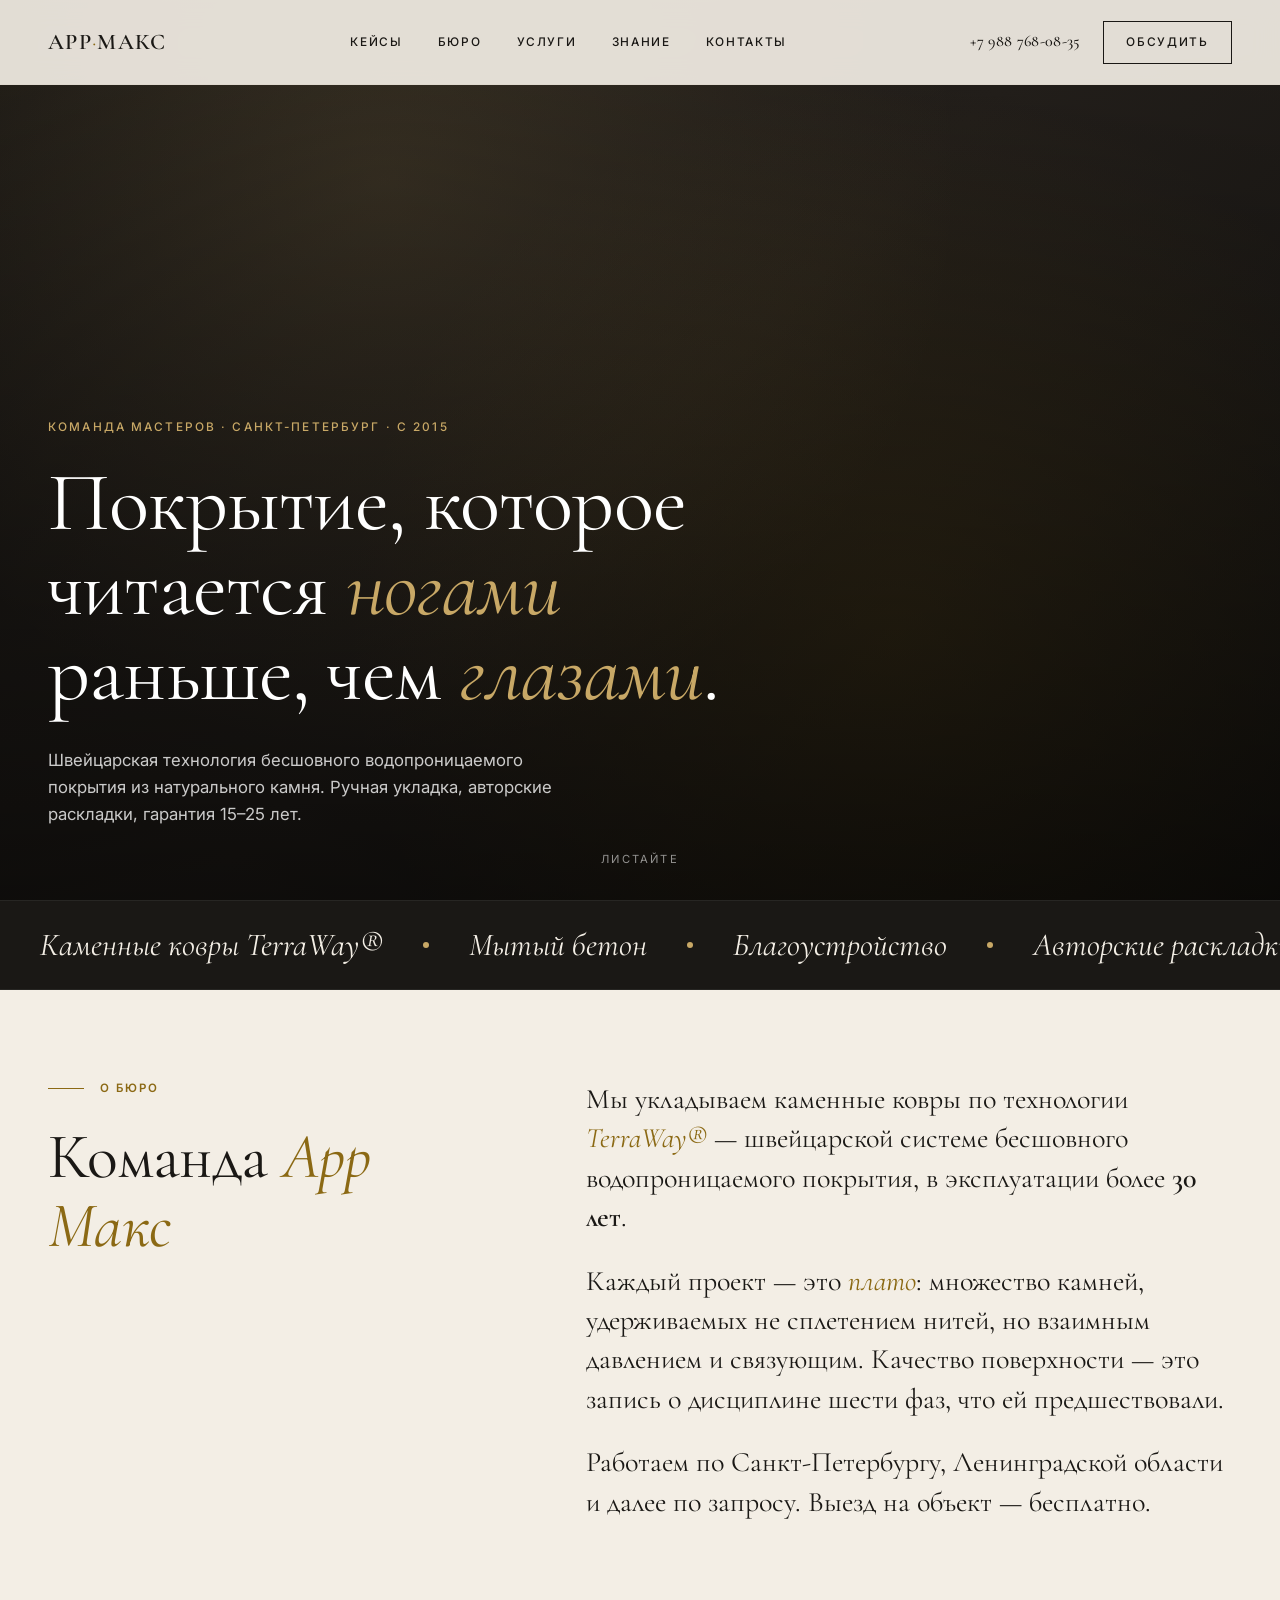
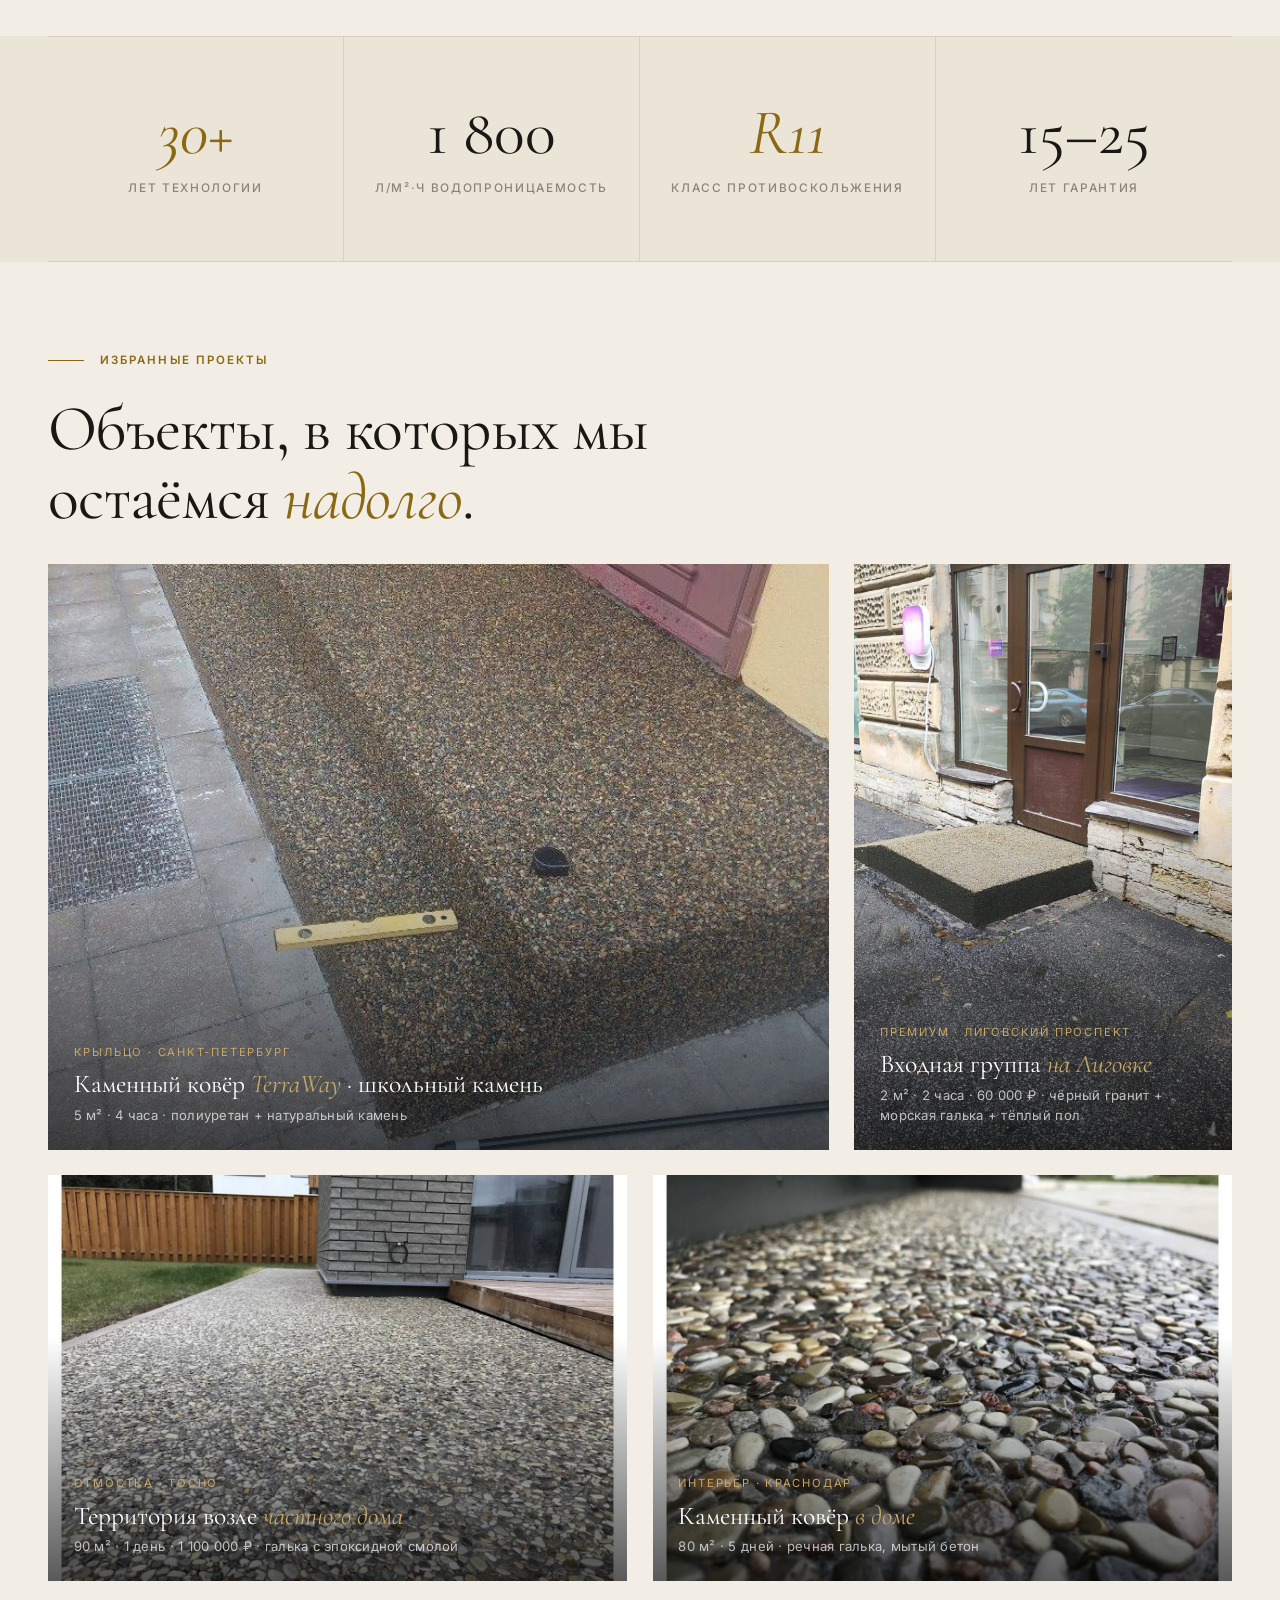
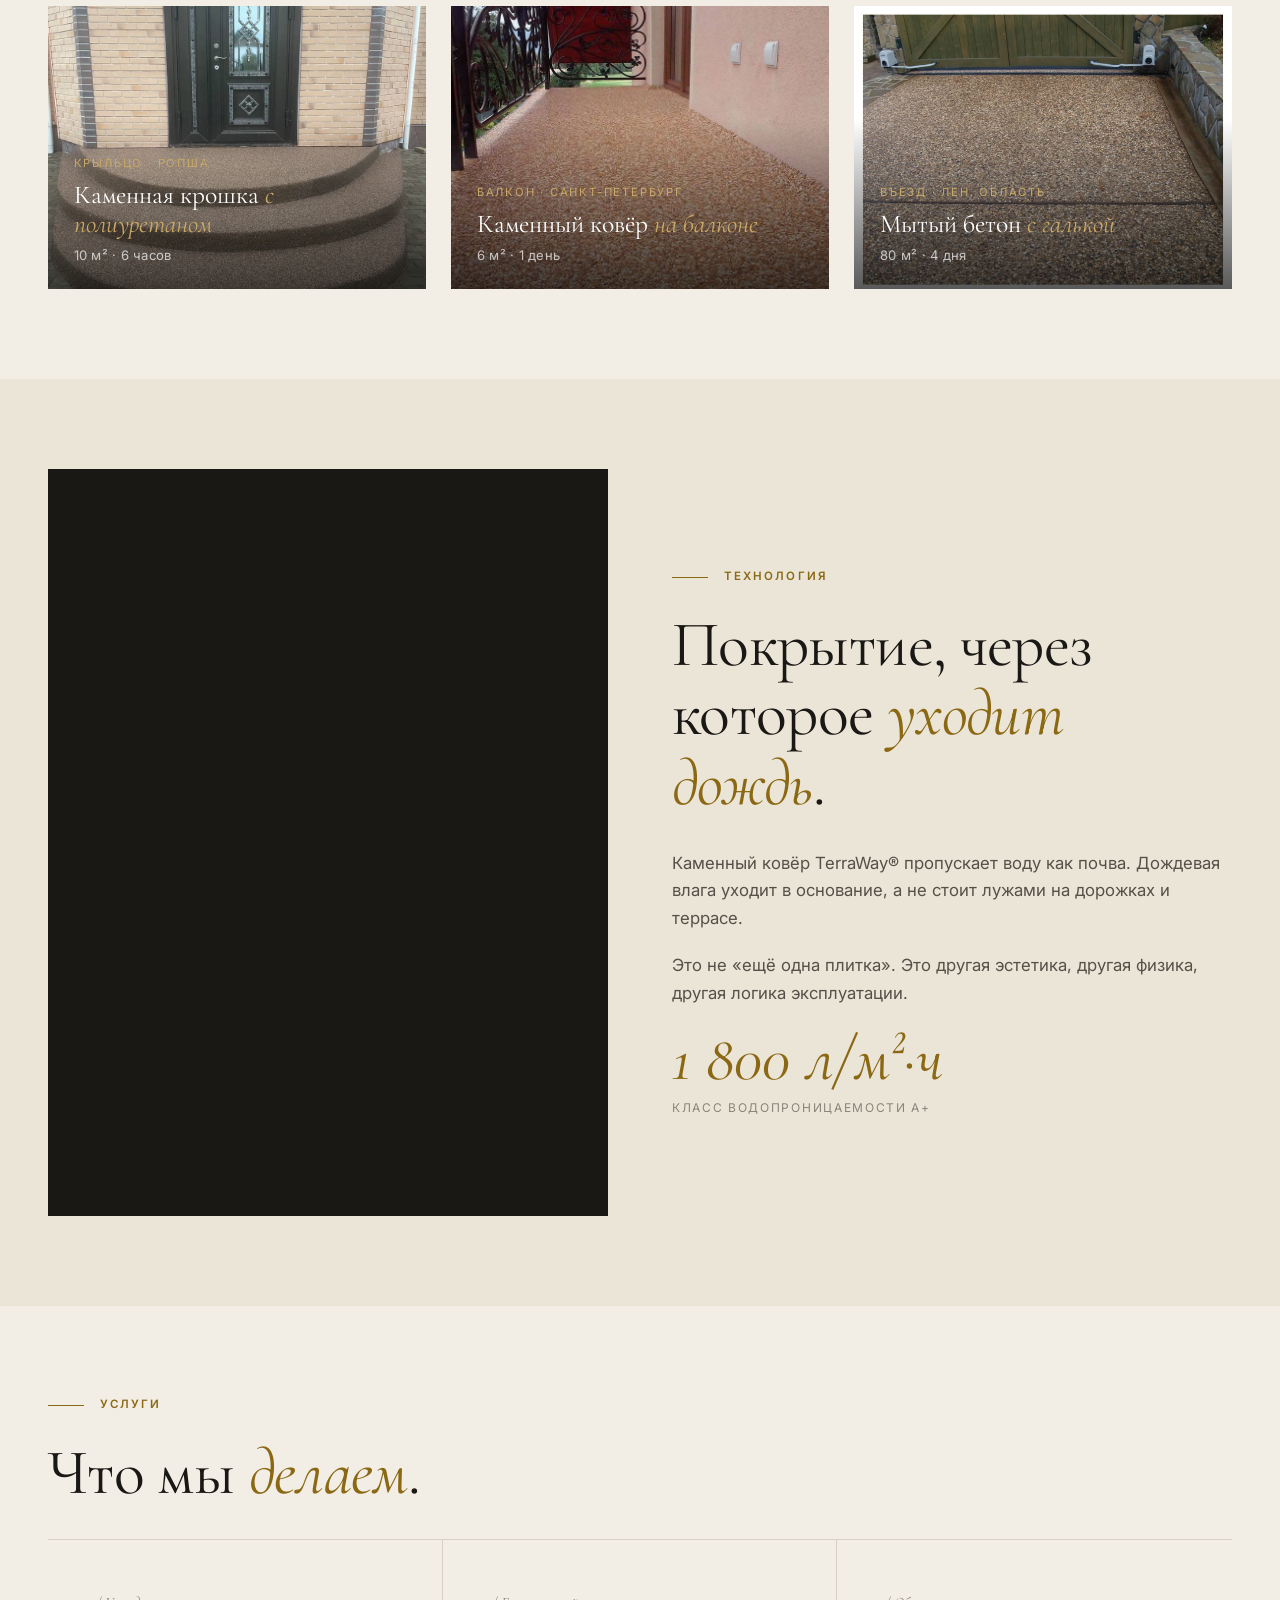
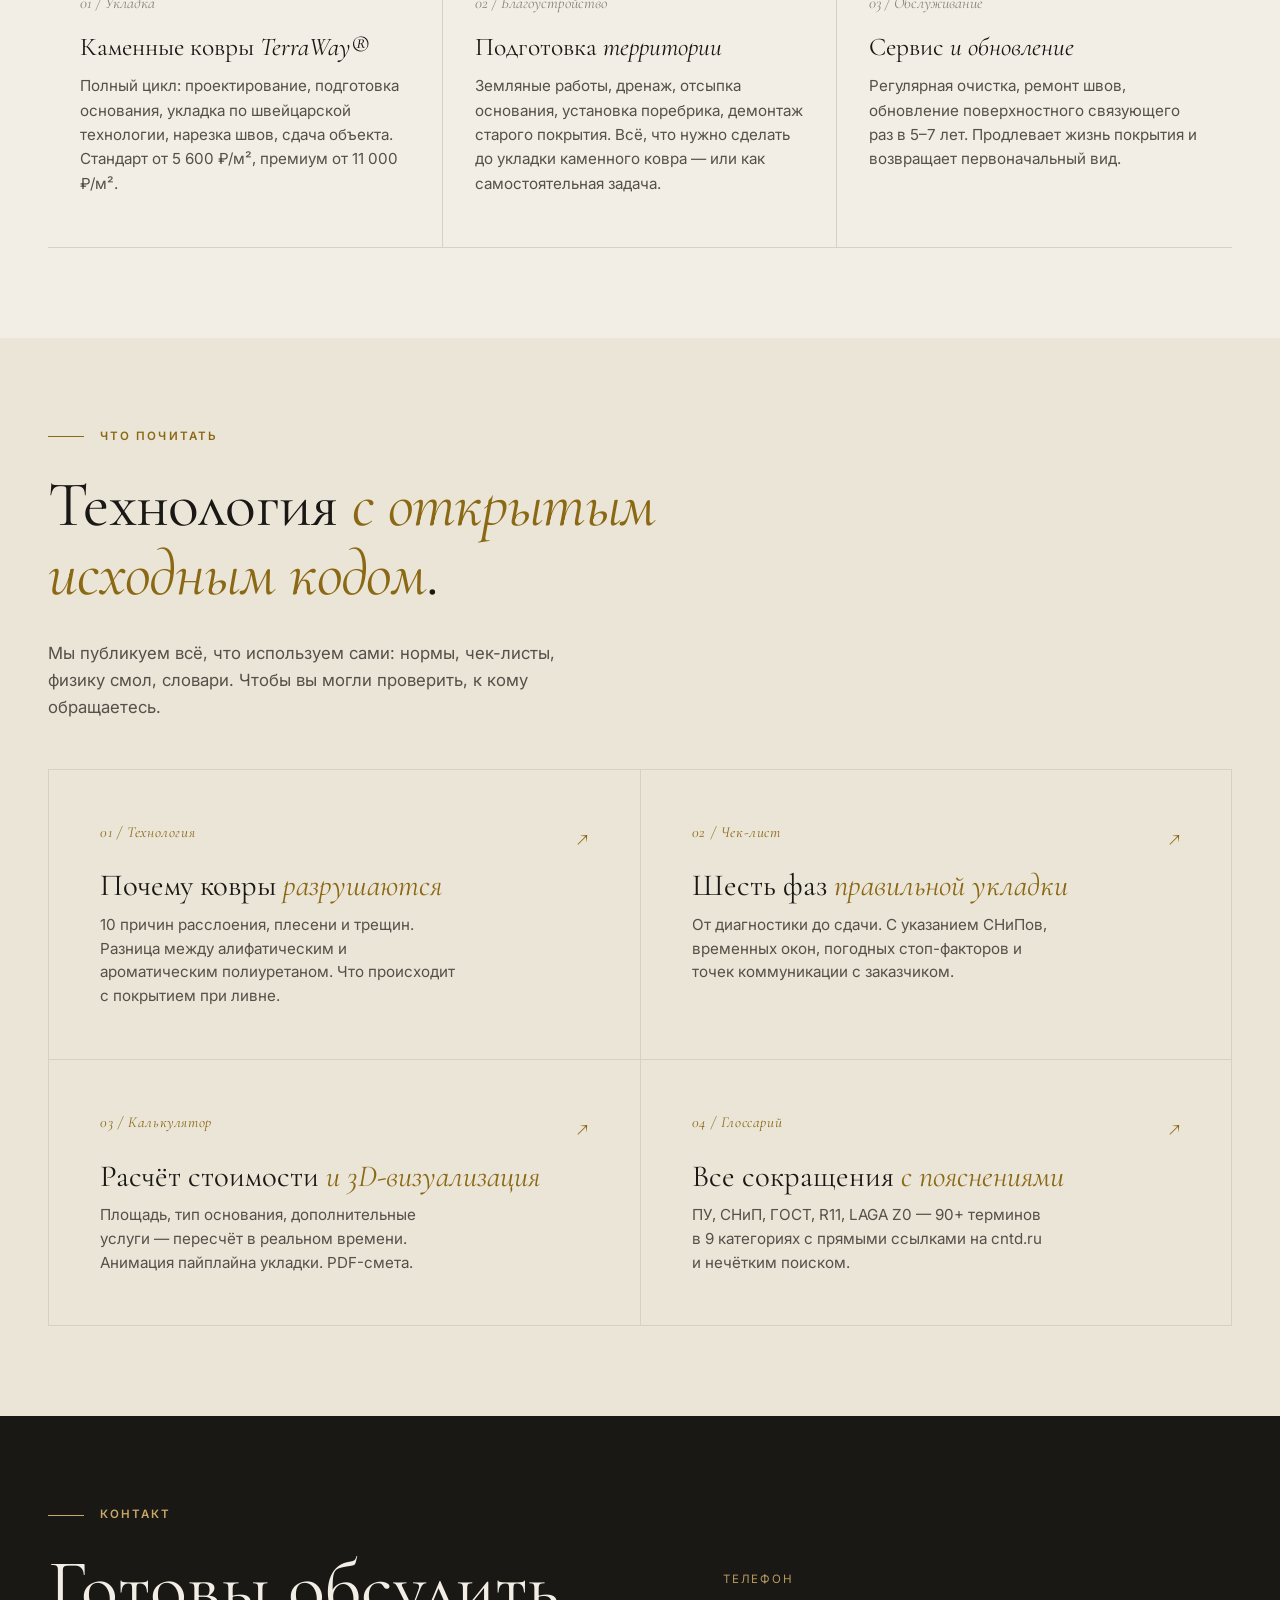
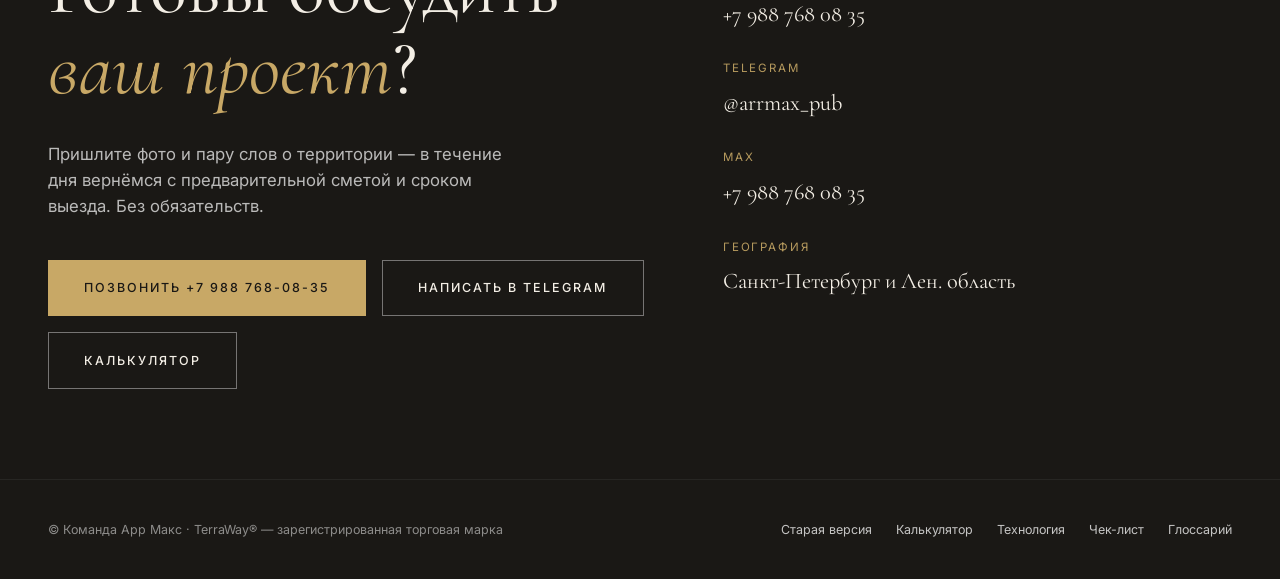
<file: index.html>
<!DOCTYPE html>
<html lang="ru">
<head>
  <meta charset="UTF-8">
  <meta name="viewport" content="width=device-width, initial-scale=1.0">
  <title>Арр Макс — Каменные ковры TerraWay® · Премиум-укладка</title>
  <meta name="description" content="Команда мастеров каменных ковров TerraWay® в Санкт-Петербурге. Швейцарская технология, ручная укладка, авторские раскладки.">
  <link rel="preconnect" href="https://fonts.googleapis.com">
  <link rel="preconnect" href="https://fonts.gstatic.com" crossorigin>
  <link href="https://fonts.googleapis.com/css2?family=Cormorant+Garamond:ital,wght@0,300;0,400;0,500;0,600;0,700;1,300;1,400;1,500;1,600;1,700&family=Inter:wght@300;400;500;600;700&display=swap" rel="stylesheet">
  <style>
    /* ============================================================ */
    /*  PREMIUM STUDIO PALETTE                                        */
    /* ============================================================ */
    :root {
      --bg:        #f3eee5;
      --bg-soft:   #ebe5d8;
      --bg-dark:   #1a1815;
      --ink:       #1a1815;
      --ink-soft:  #555048;
      --ink-mute:  #8a847a;
      --line:      #d8d0c2;
      --accent:    #8b6914;
      --gold:      #c8a866;
      --serif:     'Cormorant Garamond', 'Playfair Display', Georgia, serif;
      --sans:      'Inter', system-ui, sans-serif;
    }

    *, *::before, *::after { box-sizing: border-box; }
    html { scroll-behavior: smooth; }
    body {
      margin: 0;
      font-family: var(--sans);
      font-weight: 400;
      font-size: 15px;
      line-height: 1.55;
      color: var(--ink);
      background: var(--bg);
      -webkit-font-smoothing: antialiased;
      -moz-osx-font-smoothing: grayscale;
    }
    img, video { display: block; max-width: 100%; height: auto; }
    a { color: inherit; text-decoration: none; transition: color .2s; }
    a:hover { color: var(--accent); }
    button { font-family: inherit; }

    .wrap {
      width: 100%;
      max-width: 1440px;
      margin: 0 auto;
      padding: 0 clamp(1rem, 4vw, 3rem);
    }

    /* ============================================================ */
    /*  HEADER / NAV                                                   */
    /* ============================================================ */
    .nav {
      position: fixed;
      top: 0; left: 0; right: 0;
      z-index: 100;
      padding: 1.3rem 0;
      background: rgba(243, 238, 229, 0.92);
      backdrop-filter: blur(14px);
      -webkit-backdrop-filter: blur(14px);
      border-bottom: 1px solid rgba(216, 208, 194, 0.4);
      transition: padding .3s, background .3s;
    }
    .nav__inner {
      display: flex;
      align-items: center;
      justify-content: space-between;
      gap: 2rem;
    }
    .nav__logo {
      font-family: var(--serif);
      font-size: 1.4rem;
      font-weight: 600;
      letter-spacing: 0.06em;
      text-transform: uppercase;
      line-height: 1;
    }
    .nav__logo span {
      font-style: italic;
      font-weight: 400;
      color: var(--accent);
    }
    .nav__menu {
      display: flex;
      gap: 2.2rem;
      list-style: none;
      margin: 0; padding: 0;
      font-size: 0.74rem;
      letter-spacing: 0.14em;
      text-transform: uppercase;
      font-weight: 500;
    }
    .nav__actions {
      display: flex;
      align-items: center;
      gap: 1.4rem;
    }
    .nav__phone {
      font-family: var(--serif);
      font-size: 1rem;
      font-weight: 500;
      letter-spacing: 0.02em;
      color: var(--ink);
      white-space: nowrap;
      border-bottom: 1px solid transparent;
      transition: color .2s, border-color .2s;
    }
    .nav__phone:hover {
      color: var(--accent);
      border-bottom-color: var(--accent);
    }
    .nav__cta {
      font-size: 0.74rem;
      letter-spacing: 0.14em;
      text-transform: uppercase;
      font-weight: 500;
      padding: 0.7rem 1.4rem;
      border: 1px solid var(--ink);
      border-radius: 0;
      background: transparent;
      color: var(--ink);
      cursor: pointer;
      transition: all .2s;
      white-space: nowrap;
    }
    .nav__cta:hover {
      background: var(--ink);
      color: var(--bg);
    }
    .nav__burger {
      display: none;
      background: none;
      border: 0;
      width: 32px; height: 32px;
      cursor: pointer;
      position: relative;
    }
    .nav__burger span {
      display: block;
      width: 22px; height: 1.5px;
      background: var(--ink);
      margin: 4px auto;
      transition: .25s;
    }

    /* ============================================================ */
    /*  HERO                                                            */
    /* ============================================================ */
    .hero {
      position: relative;
      height: 100vh;
      min-height: 640px;
      overflow: hidden;
      color: #fff;
      display: flex;
      flex-direction: column;
      justify-content: flex-end;
    }
    .hero__video, .hero__poster {
      position: absolute;
      inset: 0;
      width: 100%; height: 100%;
      object-fit: cover;
      z-index: 0;
    }
    .hero__poster {
      background:
        radial-gradient(circle at 30% 20%, rgba(200, 168, 102, 0.18), transparent 50%),
        radial-gradient(circle at 70% 70%, rgba(139, 105, 20, 0.22), transparent 50%),
        linear-gradient(135deg, #1f1c18 0%, #2a2520 50%, #1a1815 100%);
    }
    .hero::after {
      content: '';
      position: absolute; inset: 0;
      background: linear-gradient(to bottom, rgba(0,0,0,0.15) 0%, rgba(0,0,0,0.65) 100%);
      z-index: 1;
    }
    .hero__content {
      position: relative;
      z-index: 2;
      padding-bottom: clamp(3rem, 8vh, 8rem);
    }
    .hero__kicker {
      font-size: 0.74rem;
      letter-spacing: 0.18em;
      text-transform: uppercase;
      font-weight: 500;
      color: var(--gold);
      margin-bottom: 1.5rem;
      opacity: 0;
      animation: fadeUp .9s .2s forwards;
    }
    .hero__title {
      font-family: var(--serif);
      font-weight: 400;
      font-size: clamp(2.2rem, 6.5vw, 6rem);
      line-height: 1.02;
      letter-spacing: -0.01em;
      margin: 0 0 2rem;
      max-width: 1100px;
      opacity: 0;
      animation: fadeUp 1s .35s forwards;
    }
    .hero__title em {
      font-style: italic;
      color: var(--gold);
    }
    .hero__sub {
      max-width: 540px;
      font-size: 1.05rem;
      line-height: 1.6;
      color: rgba(255,255,255,0.78);
      margin: 0;
      opacity: 0;
      animation: fadeUp 1s .55s forwards;
    }
    .hero__scroll {
      position: absolute;
      bottom: 2rem; left: 50%;
      transform: translateX(-50%);
      z-index: 3;
      font-size: 0.7rem;
      letter-spacing: 0.2em;
      text-transform: uppercase;
      color: rgba(255,255,255,0.55);
      animation: bob 2s ease-in-out infinite;
    }
    @keyframes fadeUp {
      from { opacity: 0; transform: translateY(20px); }
      to   { opacity: 1; transform: translateY(0); }
    }
    @keyframes bob {
      0%, 100% { transform: translate(-50%, 0); }
      50%      { transform: translate(-50%, 8px); }
    }

    /* ============================================================ */
    /*  MARQUEE                                                         */
    /* ============================================================ */
    .marquee {
      background: var(--bg-dark);
      color: var(--bg);
      overflow: hidden;
      padding: 1.2rem 0;
      border-top: 1px solid rgba(255,255,255,0.06);
      border-bottom: 1px solid rgba(255,255,255,0.06);
    }
    .marquee__track {
      display: flex;
      white-space: nowrap;
      animation: scroll 45s linear infinite;
    }
    .marquee__item {
      font-family: var(--serif);
      font-style: italic;
      font-size: clamp(1.3rem, 2.5vw, 2.2rem);
      padding: 0 2.5rem;
      color: var(--bg);
      flex-shrink: 0;
    }
    .marquee__sep {
      align-self: center;
      width: 6px; height: 6px;
      border-radius: 50%;
      background: var(--gold);
      flex-shrink: 0;
    }
    @keyframes scroll {
      from { transform: translateX(0); }
      to   { transform: translateX(-50%); }
    }

    /* ============================================================ */
    /*  SECTIONS                                                        */
    /* ============================================================ */
    .section {
      padding: clamp(4rem, 10vh, 9rem) 0;
    }
    .section--dark {
      background: var(--bg-dark);
      color: var(--bg);
    }
    .section--soft { background: var(--bg-soft); }

    .section__label {
      font-size: 0.72rem;
      letter-spacing: 0.18em;
      text-transform: uppercase;
      font-weight: 600;
      color: var(--accent);
      margin-bottom: 1.5rem;
      display: flex;
      align-items: center;
      gap: 1rem;
    }
    .section__label::before {
      content: '';
      width: 36px; height: 1px;
      background: var(--accent);
    }
    .section--dark .section__label { color: var(--gold); }
    .section--dark .section__label::before { background: var(--gold); }

    .section__title {
      font-family: var(--serif);
      font-weight: 400;
      font-size: clamp(2rem, 5vw, 4rem);
      line-height: 1.08;
      letter-spacing: -0.01em;
      margin: 0 0 2rem;
      max-width: 14ch;
    }
    .section__title em { font-style: italic; color: var(--accent); }
    .section--dark .section__title em { color: var(--gold); }
    .section__title--wide { max-width: 22ch; }

    /* ============================================================ */
    /*  MANIFESTO                                                       */
    /* ============================================================ */
    .manifesto {
      display: grid;
      grid-template-columns: 1fr 1.4fr;
      gap: clamp(2rem, 6vw, 6rem);
      align-items: start;
    }
    .manifesto__body p {
      font-family: var(--serif);
      font-size: clamp(1.3rem, 2.2vw, 1.9rem);
      line-height: 1.4;
      font-weight: 400;
      color: var(--ink);
      margin: 0 0 1.5rem;
    }
    .manifesto__body p em {
      font-style: italic;
      color: var(--accent);
    }
    .manifesto__body p strong {
      font-weight: 600;
    }

    /* ============================================================ */
    /*  STATS                                                           */
    /* ============================================================ */
    .stats {
      display: grid;
      grid-template-columns: repeat(4, 1fr);
      gap: 0;
      border-top: 1px solid var(--line);
      border-bottom: 1px solid var(--line);
    }
    .stats__item {
      padding: clamp(2rem, 5vw, 4rem) 1.5rem;
      border-right: 1px solid var(--line);
      text-align: center;
    }
    .stats__item:last-child { border-right: 0; }
    .stats__num {
      font-family: var(--serif);
      font-size: clamp(2.2rem, 5vw, 4rem);
      font-weight: 400;
      line-height: 1;
      color: var(--ink);
    }
    .stats__num em { font-style: italic; color: var(--accent); }
    .stats__label {
      font-size: 0.74rem;
      letter-spacing: 0.14em;
      text-transform: uppercase;
      font-weight: 500;
      color: var(--ink-mute);
      margin-top: 0.85rem;
    }

    /* ============================================================ */
    /*  PORTFOLIO                                                       */
    /* ============================================================ */
    .portfolio {
      display: grid;
      grid-template-columns: repeat(12, 1fr);
      gap: clamp(1rem, 2vw, 1.8rem);
    }
    .case {
      position: relative;
      overflow: hidden;
      background: var(--bg-soft);
      cursor: pointer;
      display: block;
      color: inherit;
    }
    .case::before {
      content: '';
      display: block;
      padding-top: 75%;
    }
    .case__media {
      position: absolute;
      inset: 0;
      overflow: hidden;
    }
    .case__media img {
      width: 100%; height: 100%;
      object-fit: cover;
      transition: transform 1.2s cubic-bezier(0.16, 1, 0.3, 1);
    }
    .case:hover .case__media img { transform: scale(1.05); }
    .case__media::after {
      content: '';
      position: absolute; inset: 0;
      background: linear-gradient(to top, rgba(0,0,0,0.65) 0%, rgba(0,0,0,0) 60%);
    }
    .case__meta {
      position: absolute;
      bottom: 0; left: 0; right: 0;
      padding: 1.5rem clamp(1.2rem, 2vw, 2rem);
      color: #fff;
      z-index: 2;
    }
    .case__kicker {
      font-size: 0.7rem;
      letter-spacing: 0.16em;
      text-transform: uppercase;
      color: var(--gold);
      margin-bottom: 0.5rem;
    }
    .case__title {
      font-family: var(--serif);
      font-size: clamp(1.2rem, 2vw, 1.7rem);
      font-weight: 400;
      line-height: 1.15;
      margin: 0 0 0.4rem;
    }
    .case__title em { font-style: italic; color: var(--gold); }
    .case__details {
      font-size: 0.82rem;
      color: rgba(255,255,255,0.7);
      letter-spacing: 0.02em;
    }
    .case--lg  { grid-column: span 8; }
    .case--md  { grid-column: span 4; }
    .case--md::before { padding-top: 110%; }
    .case--sm  { grid-column: span 4; }
    .case--mid { grid-column: span 6; }
    .case--mid::before { padding-top: 70%; }

    /* ============================================================ */
    /*  SERVICES                                                        */
    /* ============================================================ */
    .services {
      display: grid;
      grid-template-columns: repeat(3, 1fr);
      gap: 0;
      border-top: 1px solid var(--line);
    }
    .service {
      padding: clamp(2rem, 4vw, 3.5rem) 0;
      border-bottom: 1px solid var(--line);
      border-right: 1px solid var(--line);
      padding-right: 2rem;
      padding-left: 2rem;
    }
    .service:last-child { border-right: 0; }
    .service__num {
      font-family: var(--serif);
      font-style: italic;
      font-size: 1rem;
      color: var(--ink-mute);
      margin-bottom: 1rem;
    }
    .service__title {
      font-family: var(--serif);
      font-size: clamp(1.4rem, 2vw, 1.9rem);
      font-weight: 400;
      line-height: 1.15;
      margin: 0 0 0.8rem;
    }
    .service__body {
      font-size: 0.95rem;
      color: var(--ink-soft);
      line-height: 1.6;
      margin: 0;
    }

    /* ============================================================ */
    /*  PERMEABILITY VIDEO                                              */
    /* ============================================================ */
    .perm {
      display: grid;
      grid-template-columns: 1fr 1fr;
      gap: clamp(2rem, 5vw, 5rem);
      align-items: center;
    }
    .perm__video {
      width: 100%;
      aspect-ratio: 3 / 4;
      object-fit: cover;
      background: var(--bg-dark);
    }
    .perm__text p {
      font-size: 1.05rem;
      line-height: 1.65;
      color: var(--ink-soft);
      margin: 0 0 1.2rem;
    }
    .perm__big {
      font-family: var(--serif);
      font-size: clamp(2.5rem, 5vw, 4rem);
      font-style: italic;
      line-height: 1;
      color: var(--accent);
      margin: 1rem 0 0.5rem;
    }
    .perm__big-label {
      font-size: 0.75rem;
      letter-spacing: 0.14em;
      text-transform: uppercase;
      color: var(--ink-mute);
    }

    /* ============================================================ */
    /*  KNOWLEDGE BASE CARDS                                            */
    /* ============================================================ */
    .know {
      display: grid;
      grid-template-columns: repeat(2, 1fr);
      gap: 0;
      border-top: 1px solid var(--line);
      border-left: 1px solid var(--line);
    }
    .know__card {
      display: block;
      padding: clamp(2rem, 4vw, 3.5rem);
      border-right: 1px solid var(--line);
      border-bottom: 1px solid var(--line);
      background: transparent;
      color: inherit;
      position: relative;
      transition: background .25s, transform .35s cubic-bezier(0.16, 1, 0.3, 1);
    }
    .know__card:hover {
      background: var(--bg-soft);
      color: inherit;
    }
    .know__card:hover .know__arrow { transform: translate(4px, -4px); }
    .know__num {
      font-family: var(--serif);
      font-style: italic;
      font-size: 0.95rem;
      color: var(--accent);
      letter-spacing: 0.04em;
      margin-bottom: 1.5rem;
    }
    .know__title {
      font-family: var(--serif);
      font-size: clamp(1.5rem, 2.4vw, 2.1rem);
      font-weight: 400;
      line-height: 1.15;
      margin: 0 0 0.6rem;
    }
    .know__title em { font-style: italic; color: var(--accent); }
    .know__desc {
      font-size: 0.95rem;
      color: var(--ink-soft);
      line-height: 1.55;
      margin: 0;
      max-width: 36ch;
    }
    .know__arrow {
      position: absolute;
      top: clamp(2rem, 4vw, 3.5rem);
      right: clamp(2rem, 4vw, 3.5rem);
      font-family: var(--serif);
      font-size: 1.4rem;
      color: var(--accent);
      transition: transform .35s cubic-bezier(0.16, 1, 0.3, 1);
    }
    @media (max-width: 700px) {
      .know { grid-template-columns: 1fr; }
    }

    /* ============================================================ */
    /*  CONTACT                                                         */
    /* ============================================================ */
    .contact {
      display: grid;
      grid-template-columns: 1.2fr 1fr;
      gap: clamp(2rem, 5vw, 5rem);
      align-items: center;
    }
    .contact__title {
      font-family: var(--serif);
      font-size: clamp(2.5rem, 6vw, 5rem);
      line-height: 1.05;
      margin: 0 0 2rem;
      font-weight: 400;
    }
    .contact__title em { font-style: italic; color: var(--gold); }
    .contact__lead {
      font-size: 1.05rem;
      color: rgba(255,255,255,0.7);
      max-width: 480px;
      margin-bottom: 2.5rem;
    }
    .contact__btns {
      display: flex;
      flex-wrap: wrap;
      gap: 1rem;
    }
    .btn-primary, .btn-ghost {
      font-size: 0.78rem;
      letter-spacing: 0.16em;
      text-transform: uppercase;
      font-weight: 500;
      padding: 1.1rem 2.2rem;
      border-radius: 0;
      cursor: pointer;
      transition: all .25s;
      border: 1px solid;
      display: inline-flex;
      align-items: center;
      gap: 0.6rem;
    }
    .btn-primary {
      background: var(--gold);
      color: var(--bg-dark);
      border-color: var(--gold);
    }
    .btn-primary:hover {
      background: transparent;
      color: var(--gold);
    }
    .btn-ghost {
      background: transparent;
      color: var(--bg);
      border-color: rgba(255,255,255,0.4);
    }
    .btn-ghost:hover {
      border-color: var(--gold);
      color: var(--gold);
    }
    .contact__info {
      font-size: 0.95rem;
      line-height: 1.8;
    }
    .contact__info dt {
      font-size: 0.72rem;
      letter-spacing: 0.16em;
      text-transform: uppercase;
      color: rgba(200, 168, 102, 0.9);
      margin-bottom: 0.25rem;
    }
    .contact__info dd {
      font-family: var(--serif);
      font-size: 1.4rem;
      margin: 0 0 1.5rem;
    }
    .contact__info dd a:hover { color: var(--gold); }

    /* ============================================================ */
    /*  FOOTER                                                          */
    /* ============================================================ */
    .foot {
      padding: 2.5rem 0;
      background: var(--bg-dark);
      color: rgba(255,255,255,0.5);
      font-size: 0.78rem;
      border-top: 1px solid rgba(255,255,255,0.06);
    }
    .foot__inner {
      display: flex;
      justify-content: space-between;
      align-items: center;
      flex-wrap: wrap;
      gap: 1rem;
    }
    .foot a { color: rgba(255,255,255,0.75); }
    .foot__nav { display: flex; gap: 1.5rem; flex-wrap: wrap; }

    /* ============================================================ */
    /*  RESPONSIVE                                                      */
    /* ============================================================ */
    @media (max-width: 1024px) {
      .case--lg, .case--md, .case--sm, .case--mid { grid-column: span 6; }
      .case--lg::before { padding-top: 75%; }
    }
    @media (max-width: 768px) {
      .nav { padding: 1rem 0; }
      .nav__menu { display: none; }
      .nav__cta { display: none; }
      .nav__phone { font-size: 0.85rem; }
      .nav__actions { gap: 0.8rem; }
      .nav__burger { display: block; }
      .manifesto { grid-template-columns: 1fr; }
      .stats { grid-template-columns: repeat(2, 1fr); }
      .stats__item:nth-child(2) { border-right: 0; }
      .stats__item:nth-child(1), .stats__item:nth-child(2) {
        border-bottom: 1px solid var(--line);
      }
      .services { grid-template-columns: 1fr; }
      .service { border-right: 0; }
      .perm { grid-template-columns: 1fr; }
      .contact { grid-template-columns: 1fr; }
      .case--lg, .case--md, .case--sm, .case--mid { grid-column: span 12; }
      .case::before, .case--md::before, .case--mid::before { padding-top: 75%; }
      .nav__menu--open {
        display: flex;
        position: fixed;
        top: 60px; left: 0; right: 0; bottom: 0;
        flex-direction: column;
        padding: 2rem;
        gap: 1.5rem;
        background: var(--bg);
      }
    }

    /* fade-in on scroll */
    [data-reveal] {
      opacity: 0;
      transform: translateY(40px);
      transition: opacity 1s cubic-bezier(.2,.6,.3,1), transform 1s cubic-bezier(.2,.6,.3,1);
    }
    [data-reveal].is-visible {
      opacity: 1;
      transform: translateY(0);
    }
  </style>
</head>
<body>

  <!-- ─── NAV ───────────────────────────────────────────────────── -->
  <nav class="nav">
    <div class="wrap nav__inner">
      <a href="#top" class="nav__logo">Арр<span>·</span>Макс</a>
      <ul class="nav__menu" id="navMenu">
        <li><a href="#works">Кейсы</a></li>
        <li><a href="#about">Бюро</a></li>
        <li><a href="#services">Услуги</a></li>
        <li><a href="#knowledge">Знание</a></li>
        <li><a href="#contact">Контакты</a></li>
      </ul>
      <div class="nav__actions">
        <a href="tel:+79887680835" class="nav__phone">+7 988 768-08-35</a>
        <a href="#contact" class="nav__cta">Обсудить</a>
      </div>
      <button class="nav__burger" id="navBurger" aria-label="Меню"><span></span><span></span><span></span></button>
    </div>
  </nav>

  <!-- ─── HERO ──────────────────────────────────────────────────── -->
  <header class="hero" id="top">
    <div class="hero__poster"></div>
    <video class="hero__video" autoplay muted loop playsinline preload="metadata" poster="">
      <source src="assets/video/stone_water_permeable.mp4" type="video/mp4">
    </video>
    <div class="wrap hero__content">
      <div class="hero__kicker">Команда мастеров · Санкт-Петербург · с 2015</div>
      <h1 class="hero__title">
        Покрытие, которое<br>
        читается <em>ногами</em><br>
        раньше, чем <em>глазами</em>.
      </h1>
      <p class="hero__sub">
        Швейцарская технология бесшовного водопроницаемого покрытия из натурального камня. Ручная укладка, авторские раскладки, гарантия 15–25 лет.
      </p>
    </div>
    <div class="hero__scroll">Листайте</div>
  </header>

  <!-- ─── MARQUEE ───────────────────────────────────────────────── -->
  <div class="marquee" aria-hidden="true">
    <div class="marquee__track">
      <span class="marquee__item">Каменные ковры TerraWay®</span><span class="marquee__sep"></span>
      <span class="marquee__item"><i>Мытый бетон</i></span><span class="marquee__sep"></span>
      <span class="marquee__item">Благоустройство</span><span class="marquee__sep"></span>
      <span class="marquee__item"><i>Авторские раскладки</i></span><span class="marquee__sep"></span>
      <span class="marquee__item">Гарантия 15–25 лет</span><span class="marquee__sep"></span>
      <span class="marquee__item"><i>R11 · LAGA Z0</i></span><span class="marquee__sep"></span>
      <!-- duplicate for seamless scroll -->
      <span class="marquee__item">Каменные ковры TerraWay®</span><span class="marquee__sep"></span>
      <span class="marquee__item"><i>Мытый бетон</i></span><span class="marquee__sep"></span>
      <span class="marquee__item">Благоустройство</span><span class="marquee__sep"></span>
      <span class="marquee__item"><i>Авторские раскладки</i></span><span class="marquee__sep"></span>
      <span class="marquee__item">Гарантия 15–25 лет</span><span class="marquee__sep"></span>
      <span class="marquee__item"><i>R11 · LAGA Z0</i></span><span class="marquee__sep"></span>
    </div>
  </div>

  <!-- ─── MANIFESTO ─────────────────────────────────────────────── -->
  <section class="section" id="about" data-reveal>
    <div class="wrap manifesto">
      <div>
        <div class="section__label">О бюро</div>
        <h2 class="section__title">Команда <em>Арр Макс</em></h2>
      </div>
      <div class="manifesto__body">
        <p>Мы укладываем каменные ковры по технологии <em>TerraWay®</em> — швейцарской системе бесшовного водопроницаемого покрытия, в эксплуатации более <strong>30 лет</strong>.</p>
        <p>Каждый проект — это <em>плато</em>: множество камней, удерживаемых не сплетением нитей, но взаимным давлением и связующим. Качество поверхности — это запись о дисциплине шести фаз, что ей предшествовали.</p>
        <p>Работаем по Санкт-Петербургу, Ленинградской области и далее по запросу. Выезд на объект — бесплатно.</p>
      </div>
    </div>
  </section>

  <!-- ─── STATS ─────────────────────────────────────────────────── -->
  <section class="section--soft" data-reveal>
    <div class="wrap" style="padding-top:0;padding-bottom:0">
      <ul class="stats" style="list-style:none;margin:0;padding:0">
        <li class="stats__item">
          <div class="stats__num"><em>30+</em></div>
          <div class="stats__label">Лет технологии</div>
        </li>
        <li class="stats__item">
          <div class="stats__num">1 800</div>
          <div class="stats__label">л/м²·ч водопроницаемость</div>
        </li>
        <li class="stats__item">
          <div class="stats__num"><em>R11</em></div>
          <div class="stats__label">Класс противоскольжения</div>
        </li>
        <li class="stats__item">
          <div class="stats__num">15–25</div>
          <div class="stats__label">Лет гарантия</div>
        </li>
      </ul>
    </div>
  </section>

  <!-- ─── PORTFOLIO ─────────────────────────────────────────────── -->
  <section class="section" id="works" data-reveal>
    <div class="wrap">
      <div class="section__label">Избранные проекты</div>
      <h2 class="section__title section__title--wide">Объекты, в которых мы остаёмся <em>надолго</em>.</h2>

      <div class="portfolio">

        <a class="case case--lg" href="#contact">
          <div class="case__media"><img src="cases/case_11/after_1.jpg" alt="Крыльцо" loading="lazy"></div>
          <div class="case__meta">
            <div class="case__kicker">Крыльцо · Санкт-Петербург</div>
            <h3 class="case__title">Каменный ковёр <em>TerraWay</em> · школьный камень</h3>
            <div class="case__details">5 м² · 4 часа · полиуретан + натуральный камень</div>
          </div>
        </a>

        <a class="case case--md" href="#contact">
          <div class="case__media"><img src="cases/case_8/photo.jpg" alt="Входная группа на Лиговке" loading="lazy"></div>
          <div class="case__meta">
            <div class="case__kicker">Премиум · Лиговский проспект</div>
            <h3 class="case__title">Входная группа <em>на Лиговке</em></h3>
            <div class="case__details">2 м² · 2 часа · 60 000 ₽ · чёрный гранит + морская галька + тёплый пол</div>
          </div>
        </a>

        <a class="case case--mid" href="#contact">
          <div class="case__media"><img src="cases/case_5/photo.jpg" alt="Отмостка частного дома" loading="lazy"></div>
          <div class="case__meta">
            <div class="case__kicker">Отмостка · Тосно</div>
            <h3 class="case__title">Территория возле <em>частного дома</em></h3>
            <div class="case__details">90 м² · 1 день · 1 100 000 ₽ · галька с эпоксидной смолой</div>
          </div>
        </a>

        <a class="case case--mid" href="#contact">
          <div class="case__media"><img src="cases/case_3/photo.jpg" alt="Каменный ковёр в доме" loading="lazy"></div>
          <div class="case__meta">
            <div class="case__kicker">Интерьер · Краснодар</div>
            <h3 class="case__title">Каменный ковёр <em>в доме</em></h3>
            <div class="case__details">80 м² · 5 дней · речная галька, мытый бетон</div>
          </div>
        </a>

        <a class="case case--sm" href="#contact">
          <div class="case__media"><img src="cases/case_4/photo.jpg" alt="Крыльцо в Ропше" loading="lazy"></div>
          <div class="case__meta">
            <div class="case__kicker">Крыльцо · Ропша</div>
            <h3 class="case__title">Каменная крошка <em>с полиуретаном</em></h3>
            <div class="case__details">10 м² · 6 часов</div>
          </div>
        </a>

        <a class="case case--sm" href="#contact">
          <div class="case__media"><img src="cases/case_1/photo.jpg" alt="Балкон" loading="lazy"></div>
          <div class="case__meta">
            <div class="case__kicker">Балкон · Санкт-Петербург</div>
            <h3 class="case__title">Каменный ковёр <em>на балконе</em></h3>
            <div class="case__details">6 м² · 1 день</div>
          </div>
        </a>

        <a class="case case--sm" href="#contact">
          <div class="case__media"><img src="cases/case_2/photo.jpg" alt="Въезд" loading="lazy"></div>
          <div class="case__meta">
            <div class="case__kicker">Въезд · Лен. область</div>
            <h3 class="case__title">Мытый бетон <em>с галькой</em></h3>
            <div class="case__details">80 м² · 4 дня</div>
          </div>
        </a>

      </div>
    </div>
  </section>

  <!-- ─── PERMEABILITY ──────────────────────────────────────────── -->
  <section class="section section--soft" id="permeability" data-reveal>
    <div class="wrap perm">
      <video class="perm__video" autoplay muted loop playsinline preload="metadata">
        <source src="assets/video/stone_water_permeable.mp4" type="video/mp4">
      </video>
      <div class="perm__text">
        <div class="section__label">Технология</div>
        <h2 class="section__title">Покрытие, через которое <em>уходит дождь</em>.</h2>
        <p>Каменный ковёр TerraWay® пропускает воду как почва. Дождевая влага уходит в основание, а не стоит лужами на дорожках и террасе.</p>
        <p>Это не «ещё одна плитка». Это другая эстетика, другая физика, другая логика эксплуатации.</p>
        <div class="perm__big">1 800 л/м²·ч</div>
        <div class="perm__big-label">класс водопроницаемости А+</div>
      </div>
    </div>
  </section>

  <!-- ─── SERVICES ──────────────────────────────────────────────── -->
  <section class="section" id="services" data-reveal>
    <div class="wrap">
      <div class="section__label">Услуги</div>
      <h2 class="section__title">Что мы <em>делаем</em>.</h2>

      <div class="services">
        <div class="service">
          <div class="service__num">01 / Укладка</div>
          <h3 class="service__title">Каменные ковры <em>TerraWay®</em></h3>
          <p class="service__body">Полный цикл: проектирование, подготовка основания, укладка по швейцарской технологии, нарезка швов, сдача объекта. Стандарт от 5 600 ₽/м², премиум от 11 000 ₽/м².</p>
        </div>
        <div class="service">
          <div class="service__num">02 / Благоустройство</div>
          <h3 class="service__title">Подготовка <em>территории</em></h3>
          <p class="service__body">Земляные работы, дренаж, отсыпка основания, установка поребрика, демонтаж старого покрытия. Всё, что нужно сделать до укладки каменного ковра — или как самостоятельная задача.</p>
        </div>
        <div class="service">
          <div class="service__num">03 / Обслуживание</div>
          <h3 class="service__title">Сервис <em>и обновление</em></h3>
          <p class="service__body">Регулярная очистка, ремонт швов, обновление поверхностного связующего раз в 5–7 лет. Продлевает жизнь покрытия и возвращает первоначальный вид.</p>
        </div>
      </div>
    </div>
  </section>

  <!-- ─── KNOWLEDGE ─────────────────────────────────────────────── -->
  <section class="section section--soft" id="knowledge" data-reveal>
    <div class="wrap">
      <div class="section__label">Что почитать</div>
      <h2 class="section__title section__title--wide">Технология <em>с открытым исходным кодом</em>.</h2>
      <p style="max-width:520px;color:var(--ink-soft);font-size:1.05rem;line-height:1.6;margin:0 0 3rem">
        Мы публикуем всё, что используем сами: нормы, чек-листы, физику смол, словари. Чтобы вы могли проверить, к кому обращаетесь.
      </p>

      <div class="know">
        <a class="know__card" href="norm_details.html">
          <div class="know__num">01 / Технология</div>
          <h3 class="know__title">Почему ковры <em>разрушаются</em></h3>
          <p class="know__desc">10 причин расслоения, плесени и трещин. Разница между алифатическим и ароматическим полиуретаном. Что происходит с покрытием при ливне.</p>
          <span class="know__arrow" aria-hidden="true">↗</span>
        </a>
        <a class="know__card" href="success.html">
          <div class="know__num">02 / Чек-лист</div>
          <h3 class="know__title">Шесть фаз <em>правильной укладки</em></h3>
          <p class="know__desc">От диагностики до сдачи. С указанием СНиПов, временных окон, погодных стоп-факторов и точек коммуникации с заказчиком.</p>
          <span class="know__arrow" aria-hidden="true">↗</span>
        </a>
        <a class="know__card" href="calc/">
          <div class="know__num">03 / Калькулятор</div>
          <h3 class="know__title">Расчёт стоимости <em>и 3D-визуализация</em></h3>
          <p class="know__desc">Площадь, тип основания, дополнительные услуги — пересчёт в реальном времени. Анимация пайплайна укладки. PDF-смета.</p>
          <span class="know__arrow" aria-hidden="true">↗</span>
        </a>
        <a class="know__card" href="glossary.html">
          <div class="know__num">04 / Глоссарий</div>
          <h3 class="know__title">Все сокращения <em>с пояснениями</em></h3>
          <p class="know__desc">ПУ, СНиП, ГОСТ, R11, LAGA Z0 — 90+ терминов в 9 категориях с прямыми ссылками на cntd.ru и нечётким поиском.</p>
          <span class="know__arrow" aria-hidden="true">↗</span>
        </a>
      </div>
    </div>
  </section>

  <!-- ─── CONTACT ───────────────────────────────────────────────── -->
  <section class="section section--dark" id="contact" data-reveal>
    <div class="wrap contact">
      <div>
        <div class="section__label">Контакт</div>
        <h2 class="contact__title">Готовы обсудить <em>ваш проект</em>?</h2>
        <p class="contact__lead">Пришлите фото и пару слов о территории — в течение дня вернёмся с предварительной сметой и сроком выезда. Без обязательств.</p>
        <div class="contact__btns">
          <a href="tel:+79887680835" class="btn-primary">Позвонить +7 988 768-08-35</a>
          <a href="https://t.me/arrmax_pub" target="_blank" rel="noopener" class="btn-ghost">Написать в Telegram</a>
          <a href="calc/" class="btn-ghost">Калькулятор</a>
        </div>
      </div>
      <dl class="contact__info">
        <dt>Телефон</dt>
        <dd><a href="tel:+79887680835">+7 988 768 08 35</a></dd>
        <dt>Telegram</dt>
        <dd><a href="https://t.me/arrmax_pub" target="_blank" rel="noopener">@arrmax_pub</a></dd>
        <dt>MAX</dt>
        <dd><a href="https://max.ru/u/f9LHodD0cOJaB_0-XPXaY8tI6ZNKkmxaJ9AFaoHMEJ-8gRLpPvFaBmJo6oo" target="_blank" rel="noopener">+7 988 768 08 35</a></dd>
        <dt>География</dt>
        <dd>Санкт-Петербург и Лен. область</dd>
      </dl>
    </div>
  </section>

  <!-- ─── FOOTER ────────────────────────────────────────────────── -->
  <footer class="foot">
    <div class="wrap foot__inner">
      <div>© Команда Арр Макс · TerraWay® — зарегистрированная торговая марка</div>
      <div class="foot__nav">
        <a href="index_old.html">Старая версия</a>
        <a href="calc/">Калькулятор</a>
        <a href="norm_details.html">Технология</a>
        <a href="success.html">Чек-лист</a>
        <a href="glossary.html">Глоссарий</a>
      </div>
    </div>
  </footer>

  <script>
    // Reveal on scroll
    const io = new IntersectionObserver((entries) => {
      entries.forEach(e => {
        if (e.isIntersecting) {
          e.target.classList.add('is-visible');
          io.unobserve(e.target);
        }
      });
    }, { threshold: 0.12, rootMargin: '0px 0px -10% 0px' });
    document.querySelectorAll('[data-reveal]').forEach(el => io.observe(el));

    // Nav shrink on scroll
    const nav = document.querySelector('.nav');
    window.addEventListener('scroll', () => {
      nav.style.padding = window.scrollY > 40 ? '0.8rem 0' : '1.3rem 0';
    });

    // Burger menu
    const burger = document.getElementById('navBurger');
    const menu   = document.getElementById('navMenu');
    burger.addEventListener('click', () => menu.classList.toggle('nav__menu--open'));
    menu.querySelectorAll('a').forEach(a => a.addEventListener('click', () => menu.classList.remove('nav__menu--open')));
  </script>
</body>
</html>
</file>
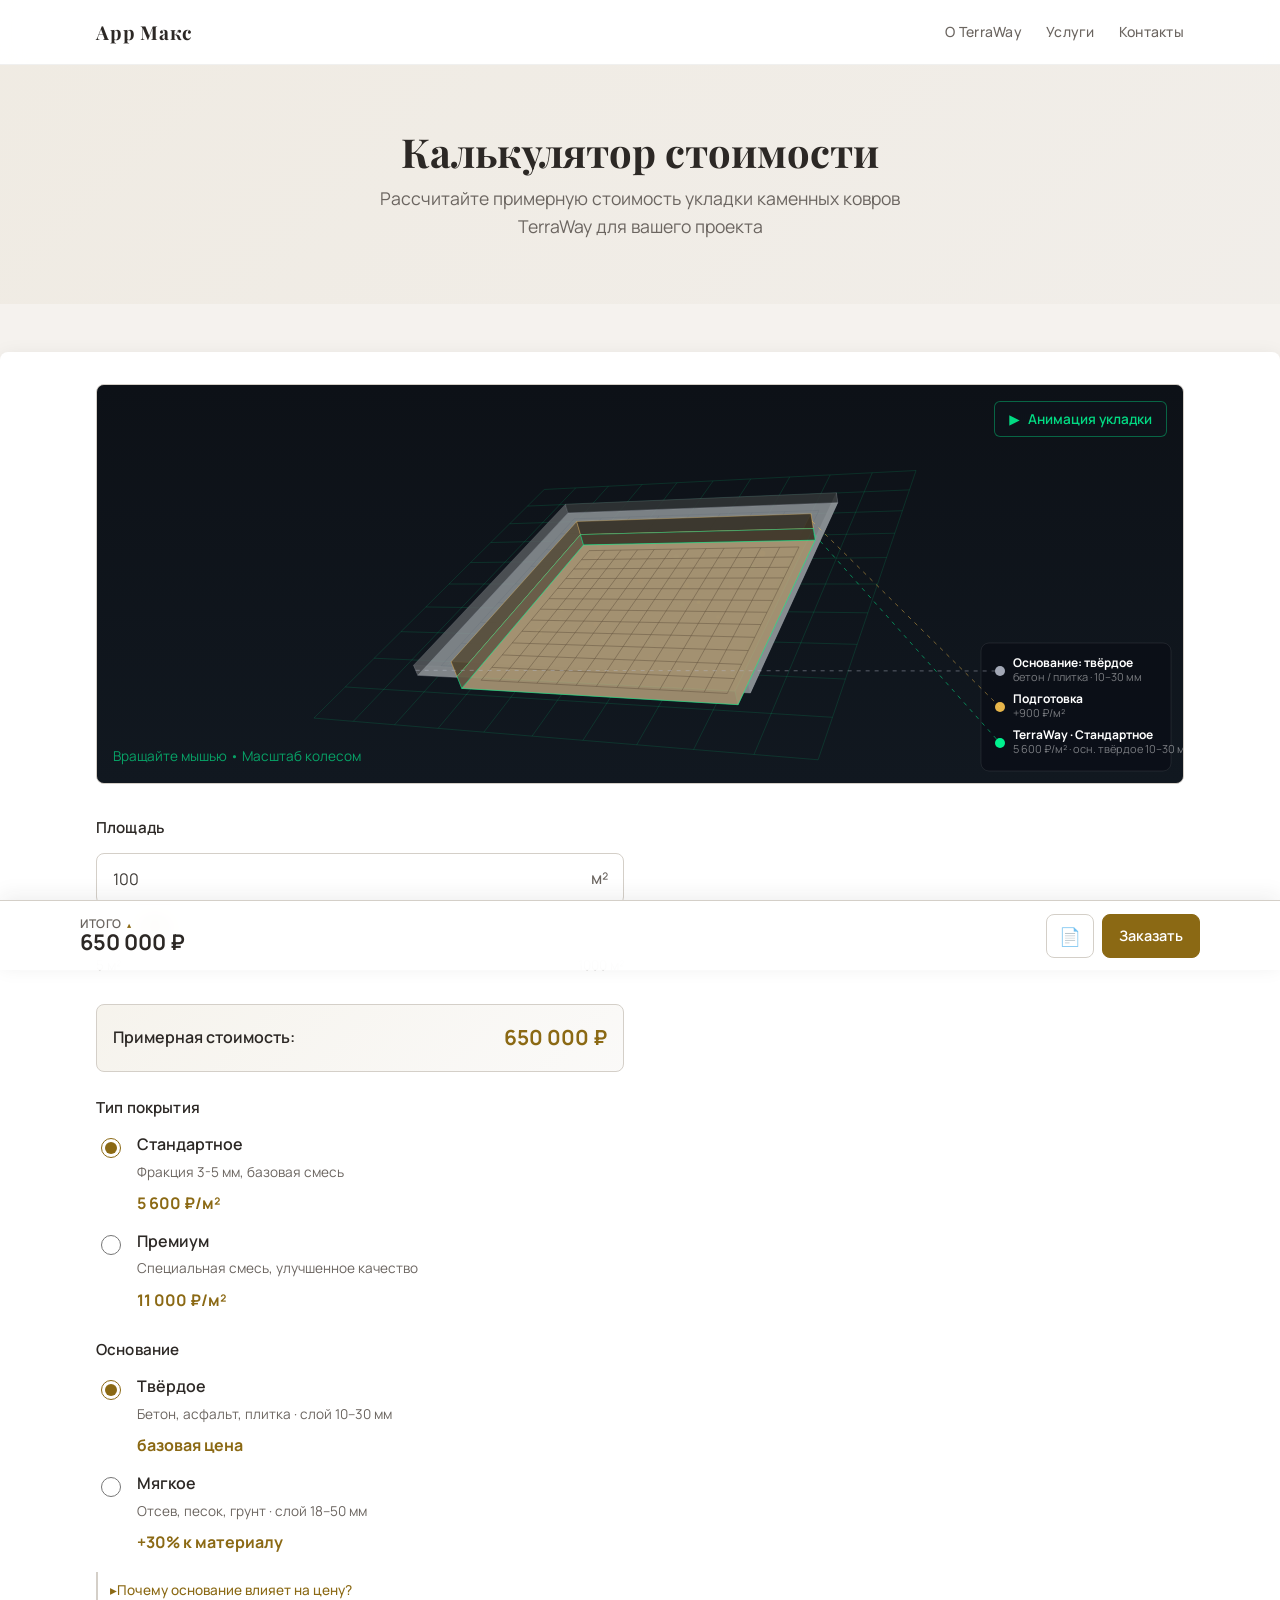
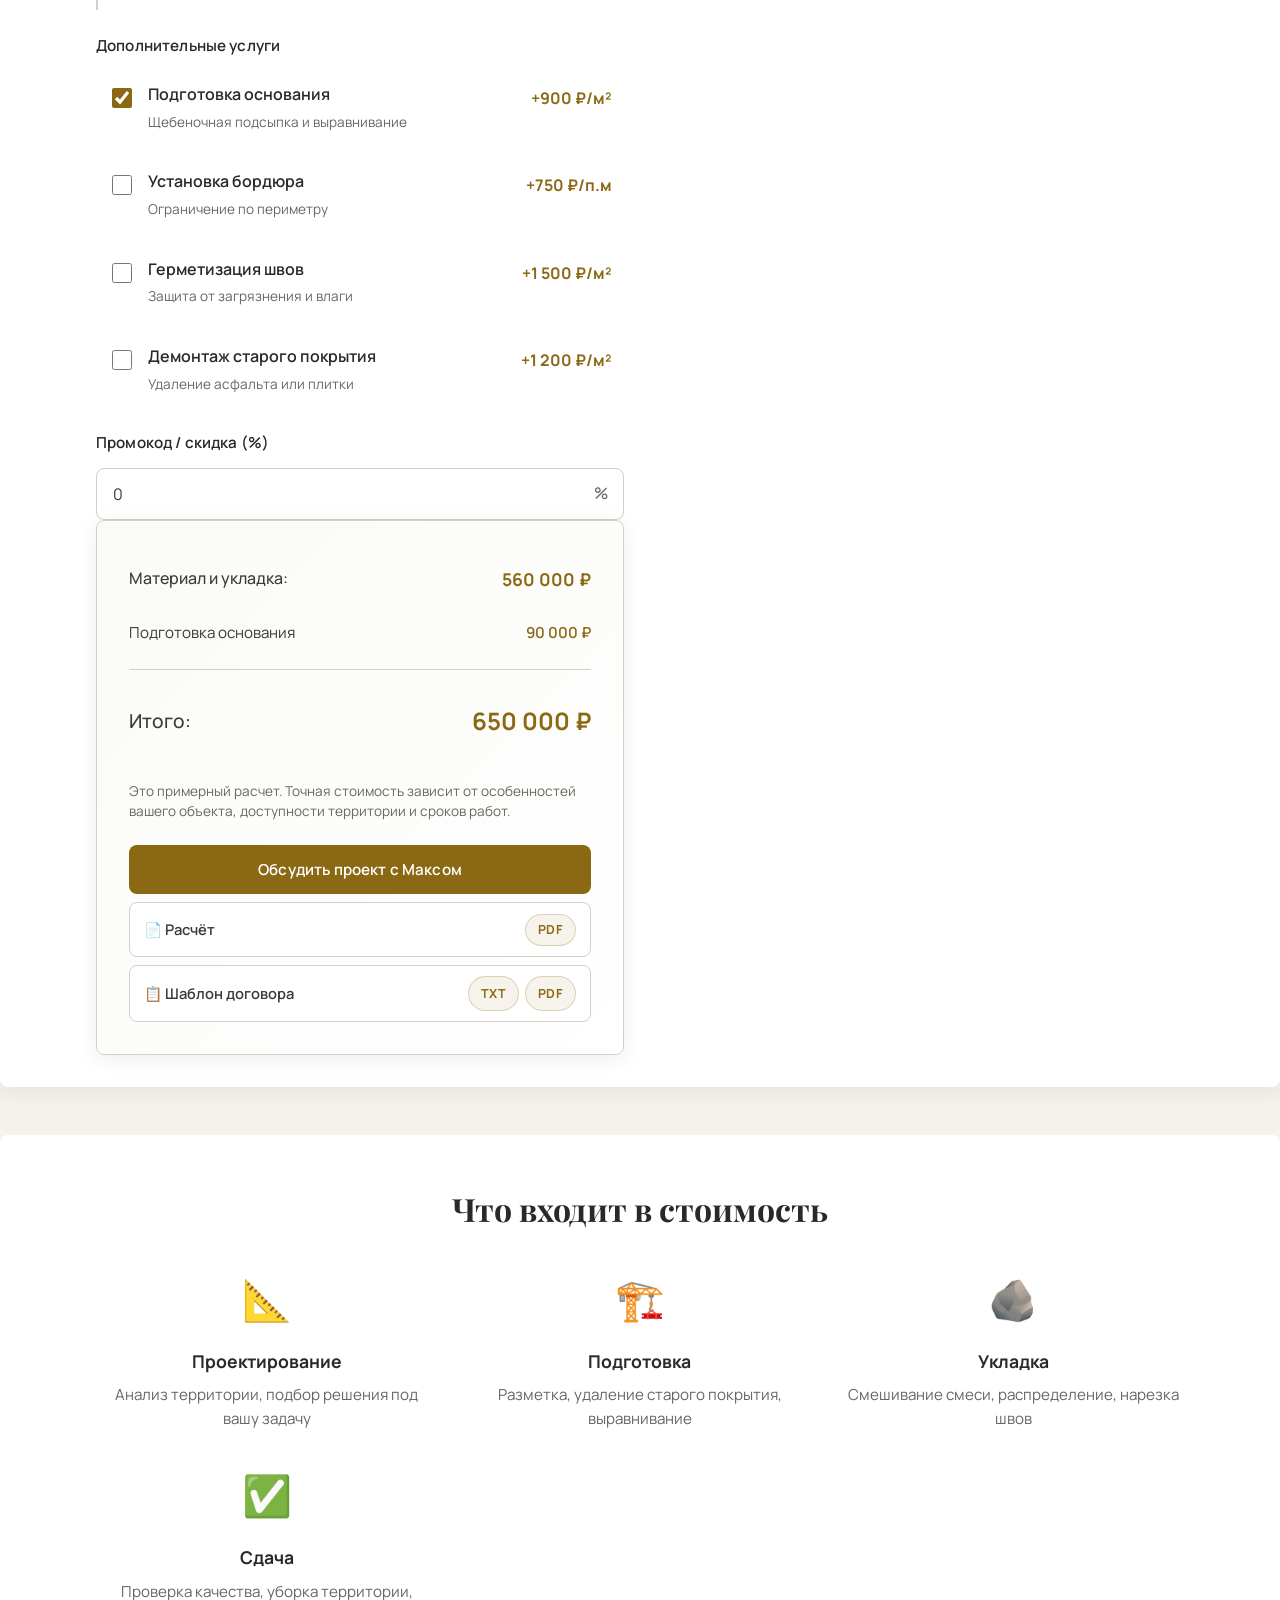
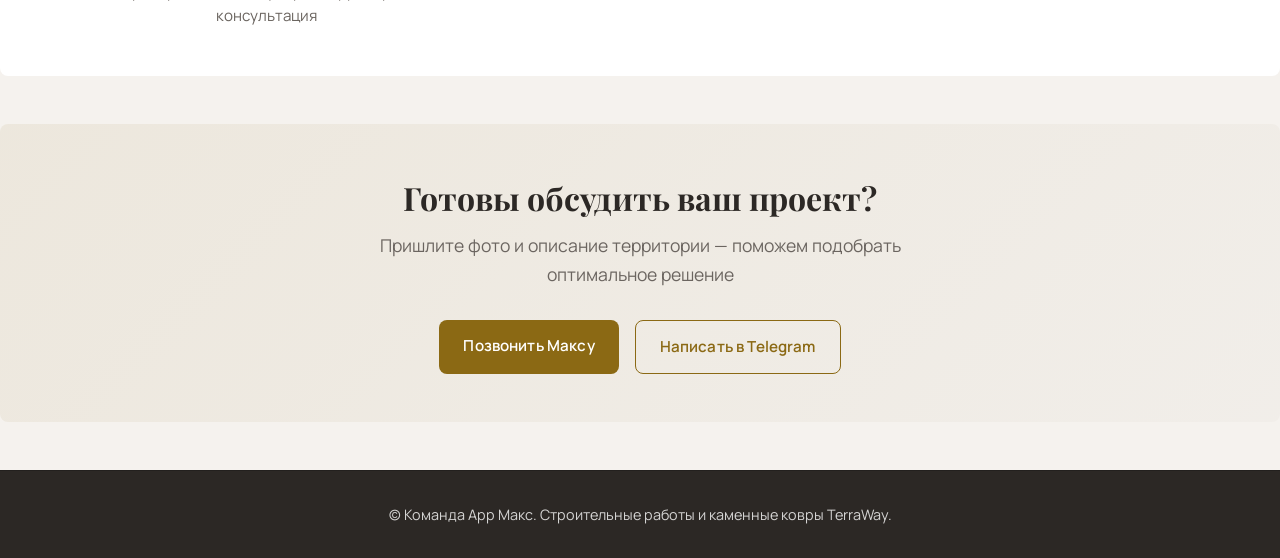
<file: calc/index.html>
<!DOCTYPE html>
<html lang="ru">
<head>
  <meta charset="UTF-8">
  <meta name="viewport" content="width=device-width, initial-scale=1.0">
  <title>Калькулятор стоимости каменных ковров TerraWay</title>
  <meta name="description" content="Рассчитайте стоимость укладки каменных ковров TerraWay для вашего проекта. Быстрый и простой расчет.">
  <link rel="preconnect" href="https://fonts.googleapis.com">
  <link rel="preconnect" href="https://fonts.gstatic.com" crossorigin>
  <link href="https://fonts.googleapis.com/css2?family=Manrope:wght@400;500;600;700&family=Playfair+Display:wght@600;700&display=swap" rel="stylesheet">
  <link rel="stylesheet" href="styles.css">
</head>
<body>
  <header class="header">
    <div class="container header__inner">
      <a href="../" class="logo">Арр Макс</a>
      <nav class="nav">
        <a href="../#terraway">О TerraWay</a>
        <a href="../#services">Услуги</a>
        <a href="../#contact">Контакты</a>
      </nav>
    </div>
  </header>

  <main>
    <section class="calc-hero">
      <div class="container calc-hero__content">
        <h1 class="calc-hero__title">Калькулятор стоимости</h1>
        <p class="calc-hero__subtitle">Рассчитайте примерную стоимость укладки каменных ковров TerraWay для вашего проекта</p>
      </div>
    </section>

    <section class="calculator">
      <div class="container calculator__visualization">
        <div class="viz-container">
          <canvas id="canvas3d"></canvas>
          <div class="viz-hint">Вращайте мышью • Масштаб колесом</div>
          <button type="button" class="viz-play-btn" id="vizPlayBtn" title="Показать процесс укладки">
            <span class="viz-play-btn__icon">▶</span>
            <span class="viz-play-btn__label">Анимация укладки</span>
          </button>
          <div class="viz-anim-overlay" id="vizAnimOverlay" hidden>
            <div class="viz-anim-overlay__head">
              <span class="viz-anim-overlay__phase" id="vizAnimPhase"></span>
              <span class="viz-anim-overlay__step" id="vizAnimStep"></span>
            </div>
            <div class="viz-anim-overlay__title" id="vizAnimTitle"></div>
            <div class="viz-anim-overlay__desc" id="vizAnimDesc"></div>
            <div class="viz-anim-overlay__bar"><div class="viz-anim-overlay__fill" id="vizAnimFill"></div></div>
            <button type="button" class="viz-anim-overlay__skip" id="vizAnimSkip">Пропустить</button>
          </div>
        </div>
      </div>
      <div class="container calculator__inner">
        <div class="calculator__form-wrapper">
          <div class="calculator__form">
            <!-- Площадь -->
            <div class="form-group">
              <label for="area" class="form-label">Площадь</label>
              <div class="input-wrapper">
                <input
                  type="number"
                  id="area"
                  class="form-input"
                  placeholder="100"
                  min="1"
                  step="0.5"
                  value="100"
                >
                <span class="input-suffix">м²</span>
              </div>
              <input type="range" id="areaSlider" class="form-range" min="5" max="1000" value="100" step="5">
              <div class="range-labels">
                <span>5 м²</span>
                <span>1000 м²</span>
              </div>
              <!-- Стоимость сразу под площадью -->
              <div class="quick-price">
                <span class="quick-price__label">Примерная стоимость:</span>
                <span class="quick-price__value" id="quickPrice">125 000 ₽</span>
              </div>
            </div>

            <!-- Тип покрытия -->
            <div class="form-group">
              <label class="form-label">Тип покрытия</label>
              <div class="radio-group">
                <label class="radio-item">
                  <input type="radio" name="coverage" value="standard" checked data-price="5600">
                  <span class="radio-label">
                    <strong>Стандартное</strong>
                    <small>Фракция 3-5 мм, базовая смесь</small>
                    <em>5 600 ₽/м²</em>
                  </span>
                </label>
                <label class="radio-item">
                  <input type="radio" name="coverage" value="premium" data-price="11000">
                  <span class="radio-label">
                    <strong>Премиум</strong>
                    <small>Специальная смесь, улучшенное качество</small>
                    <em>11 000 ₽/м²</em>
                  </span>
                </label>
              </div>
            </div>

            <!-- Основание -->
            <div class="form-group">
              <label class="form-label">Основание</label>
              <div class="radio-group">
                <label class="radio-item">
                  <input type="radio" name="base" value="hard" checked data-multiplier="1" data-thickness="10–30 мм">
                  <span class="radio-label">
                    <strong>Твёрдое</strong>
                    <small>Бетон, асфальт, плитка · слой 10–30 мм</small>
                    <em>базовая цена</em>
                  </span>
                </label>
                <label class="radio-item">
                  <input type="radio" name="base" value="soft" data-multiplier="1.3" data-thickness="18–50 мм">
                  <span class="radio-label">
                    <strong>Мягкое</strong>
                    <small>Отсев, песок, грунт · слой 18–50 мм</small>
                    <em>+30% к материалу</em>
                  </span>
                </label>
              </div>
              <details class="form-help">
                <summary>Почему основание влияет на цену?</summary>
                <p>На твёрдом основании (бетон, плитка) ковёр ложится тонким слоем 10–30 мм. На мягком (отсев, грунт) толщина увеличивается до 18–50 мм для прочности — расход камня и смолы выше в 1.4–1.6 раза, поэтому добавляем +30% к стоимости материала.</p>
              </details>
            </div>

            <!-- Дополнительные услуги -->
            <div class="form-group">
              <label class="form-label">Дополнительные услуги</label>
              <div class="checkbox-group">
                <label class="checkbox-item">
                  <input type="checkbox" name="service" value="prep" data-price="900" checked>
                  <span class="checkbox-label">
                    <strong>Подготовка основания</strong>
                    <small>Щебеночная подсыпка и выравнивание</small>
                  </span>
                  <em>+900 ₽/м²</em>
                </label>
                <label class="checkbox-item">
                  <input type="checkbox" name="service" value="edge" data-price="750">
                  <span class="checkbox-label">
                    <strong>Установка бордюра</strong>
                    <small>Ограничение по периметру</small>
                  </span>
                  <em>+750 ₽/п.м</em>
                </label>
                <label class="checkbox-item">
                  <input type="checkbox" name="service" value="sealing" data-price="1500">
                  <span class="checkbox-label">
                    <strong>Герметизация швов</strong>
                    <small>Защита от загрязнения и влаги</small>
                  </span>
                  <em>+1 500 ₽/м²</em>
                </label>
                <label class="checkbox-item">
                  <input type="checkbox" name="service" value="removal" data-price="1200">
                  <span class="checkbox-label">
                    <strong>Демонтаж старого покрытия</strong>
                    <small>Удаление асфальта или плитки</small>
                  </span>
                  <em>+1 200 ₽/м²</em>
                </label>
              </div>
            </div>

            <!-- Периметр для бордюра -->
            <div class="form-group" id="edgeGroup" style="display: none;">
              <label for="perimeter" class="form-label">Периметр (для бордюра)</label>
              <div class="input-wrapper">
                <input
                  type="number"
                  id="perimeter"
                  class="form-input"
                  placeholder="30"
                  min="0"
                  step="0.5"
                >
                <span class="input-suffix">п.м</span>
              </div>
              <small class="form-hint">Укажите периметр для расчета бордюра</small>
            </div>

            <!-- Скидка -->
            <div class="form-group">
              <label for="discount" class="form-label">Промокод / скидка (%)</label>
              <div class="input-wrapper">
                <input
                  type="number"
                  id="discount"
                  class="form-input"
                  placeholder="0"
                  min="0"
                  max="100"
                  step="1"
                  value="0"
                >
                <span class="input-suffix">%</span>
              </div>
            </div>
          </div>

          <!-- Результат -->
          <div class="calculator__result">
            <div class="result-card">
              <div class="result-row">
                <span class="result-label">Материал и укладка:</span>
                <span class="result-value" id="baseCost">125 000 ₽</span>
              </div>

              <div id="servicesBreakdown" class="services-breakdown"></div>

              <div class="result-divider"></div>

              <div class="result-row result-row--discount" id="discountRow" style="display: none;">
                <span class="result-label">Скидка:</span>
                <span class="result-value result-value--discount" id="discountAmount">-0 ₽</span>
              </div>

              <div class="result-row result-row--total">
                <span class="result-label">Итого:</span>
                <span class="result-value result-value--total" id="totalCost">125 000 ₽</span>
              </div>

              <p class="result-note">
                Это примерный расчет. Точная стоимость зависит от особенностей вашего объекта, доступности территории и сроков работ.
              </p>

              <div class="result-actions">
                <button class="btn btn--primary btn--full" id="contactBtn">
                  Обсудить проект с Максом
                </button>
                <div class="download-row">
                  <span class="download-row__label">📄 Расчёт</span>
                  <div class="download-row__formats">
                    <button class="format-pill" id="downloadCalcPdf" type="button">PDF</button>
                  </div>
                </div>
                <div class="download-row">
                  <span class="download-row__label">📋 Шаблон договора</span>
                  <div class="download-row__formats">
                    <a class="format-pill" href="agreement.txt" download="Договор_TerraWay.txt">TXT</a>
                    <button class="format-pill" id="downloadContractPdf" type="button">PDF</button>
                  </div>
                </div>
              </div>
            </div>
          </div>
        </div>
      </div>
    </section>

    <!-- Sticky bottom bar -->
    <div class="sticky-bar" id="stickyBar">
      <div class="sticky-sheet" id="stickySheet" hidden>
        <div class="sticky-sheet__item sticky-sheet__item--multi">
          <span class="sticky-sheet__icon">📄</span>
          <span class="sticky-sheet__text">
            <strong>Расчёт стоимости</strong>
            <small>Параметры и итоговая сумма</small>
          </span>
          <span class="sticky-sheet__formats">
            <button class="format-pill" id="sheetDownloadCalcPdf" type="button">PDF</button>
          </span>
        </div>
        <div class="sticky-sheet__item sticky-sheet__item--multi">
          <span class="sticky-sheet__icon">📋</span>
          <span class="sticky-sheet__text">
            <strong>Шаблон договора</strong>
            <small>Готовый бланк с реквизитами</small>
          </span>
          <span class="sticky-sheet__formats">
            <a class="format-pill" href="agreement.txt" download="Договор_TerraWay.txt">TXT</a>
            <button class="format-pill" id="sheetDownloadContractPdf" type="button">PDF</button>
          </span>
        </div>
        <a class="sticky-sheet__item" id="sheetTelegram" href="https://t.me/arrmax_pub" target="_blank" rel="noopener">
          <span class="sticky-sheet__icon">💬</span>
          <span class="sticky-sheet__text">
            <strong>Написать Максу</strong>
            <small>Telegram @arrmax_pub</small>
          </span>
        </a>
      </div>
      <div class="sticky-bar__inner">
        <button class="sticky-bar__price" id="stickyExpandBtn" type="button" aria-expanded="false" aria-controls="stickySheet">
          <span class="sticky-bar__label">Итого <span class="sticky-bar__chevron" aria-hidden="true">▴</span></span>
          <span class="sticky-bar__value" id="stickyPrice">125 000 ₽</span>
        </button>
        <div class="sticky-bar__actions">
          <button class="sticky-bar__btn sticky-bar__btn--icon" id="stickyDownloadBtn" type="button" aria-label="Скачать расчёт" title="Скачать расчёт">📄</button>
          <button class="sticky-bar__btn sticky-bar__btn--primary" id="stickyContactBtn" type="button">Заказать</button>
        </div>
      </div>
    </div>

    <section class="info-section">
      <div class="container">
        <h2 class="info-title">Что входит в стоимость</h2>
        <div class="info-grid">
          <div class="info-card">
            <div class="info-icon">📐</div>
            <h3>Проектирование</h3>
            <p>Анализ территории, подбор решения под вашу задачу</p>
          </div>
          <div class="info-card">
            <div class="info-icon">🏗️</div>
            <h3>Подготовка</h3>
            <p>Разметка, удаление старого покрытия, выравнивание</p>
          </div>
          <div class="info-card">
            <div class="info-icon">🪨</div>
            <h3>Укладка</h3>
            <p>Смешивание смеси, распределение, нарезка швов</p>
          </div>
          <div class="info-card">
            <div class="info-icon">✅</div>
            <h3>Сдача</h3>
            <p>Проверка качества, уборка территории, консультация</p>
          </div>
        </div>
      </div>
    </section>

    <section class="cta-section">
      <div class="container">
        <h2>Готовы обсудить ваш проект?</h2>
        <p>Пришлите фото и описание территории — поможем подобрать оптимальное решение</p>
        <div class="cta-buttons">
          <a href="tel:+79887680835" class="btn btn--primary">Позвонить Максу</a>
          <a href="https://t.me/arrmax_pub" target="_blank" rel="noopener" class="btn btn--outline">Написать в Telegram</a>
        </div>
      </div>
    </section>
  </main>

  <footer class="footer">
    <div class="container footer__inner">
      <p class="footer__copy">© Команда Арр Макс. Строительные работы и каменные ковры TerraWay.</p>
    </div>
  </footer>

  <script src="visualization.js"></script>
  <script src="script.js"></script>
</body>
</html>
</file>
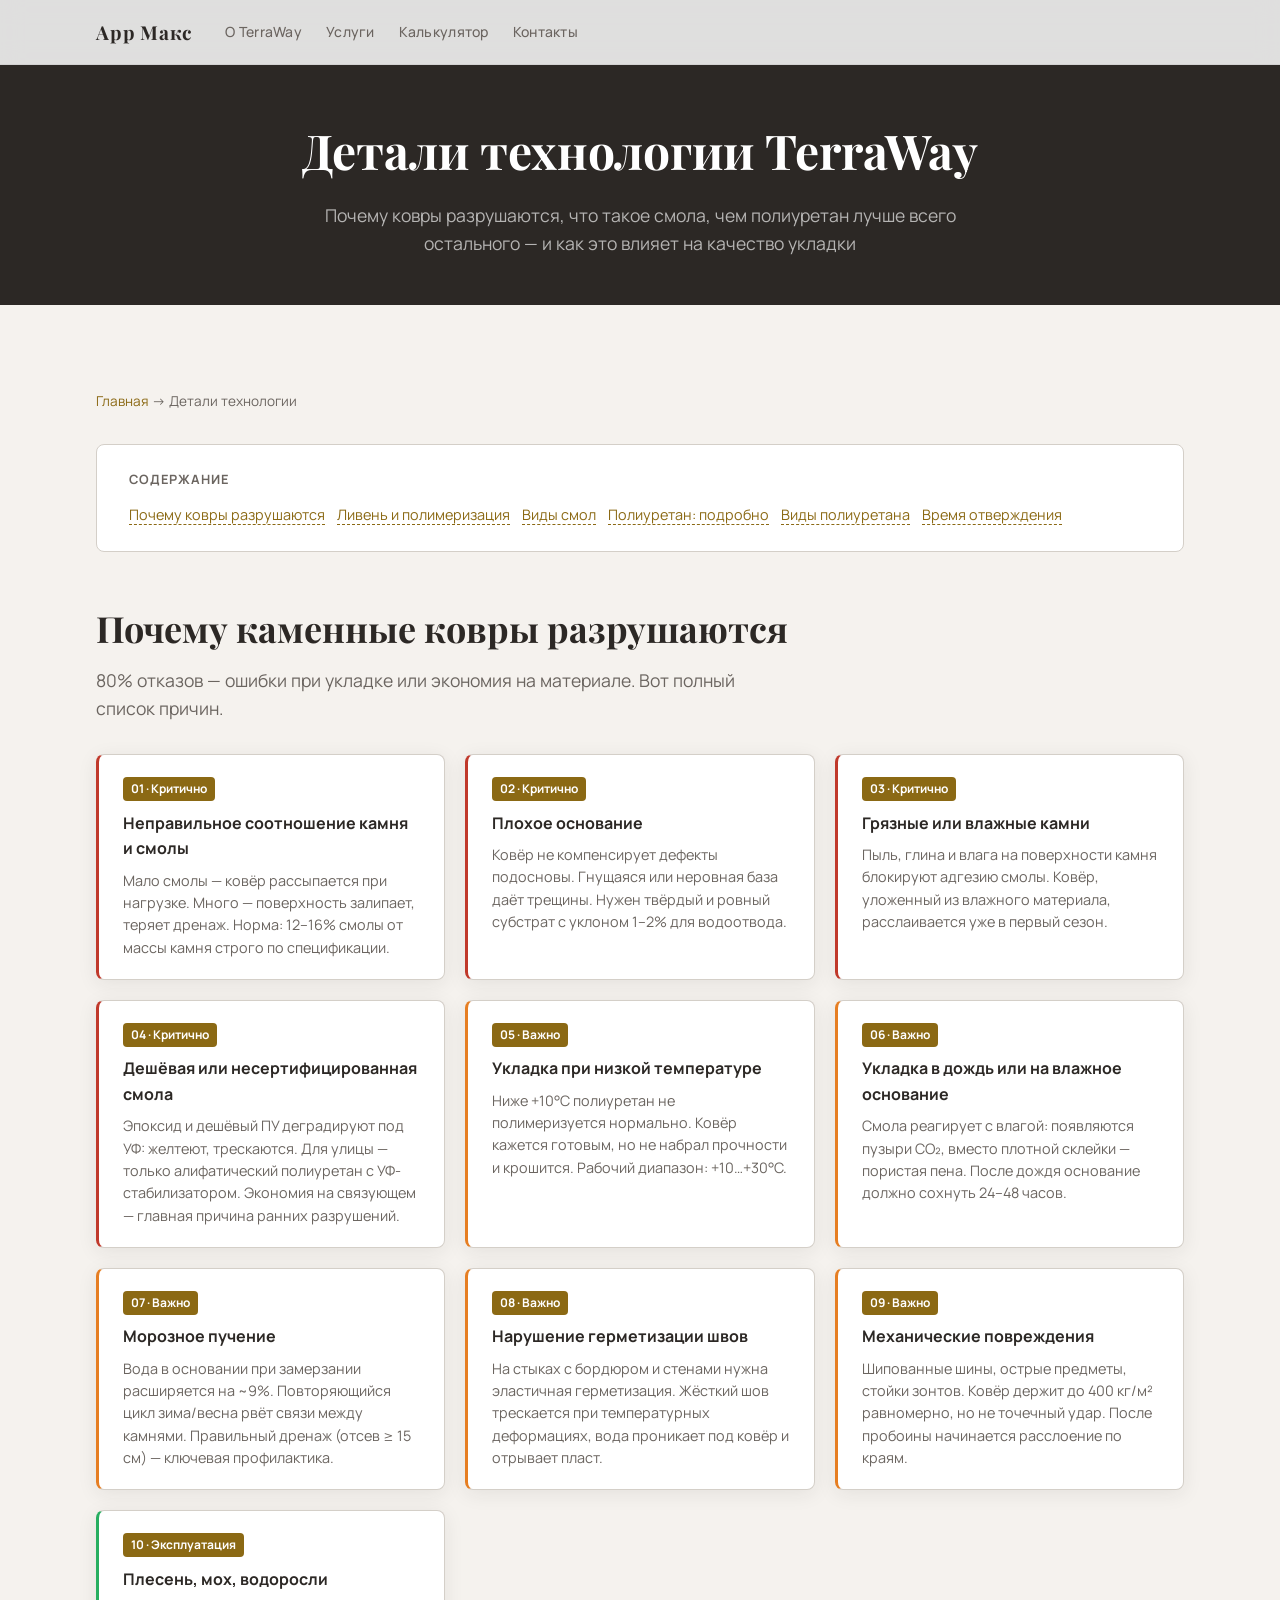
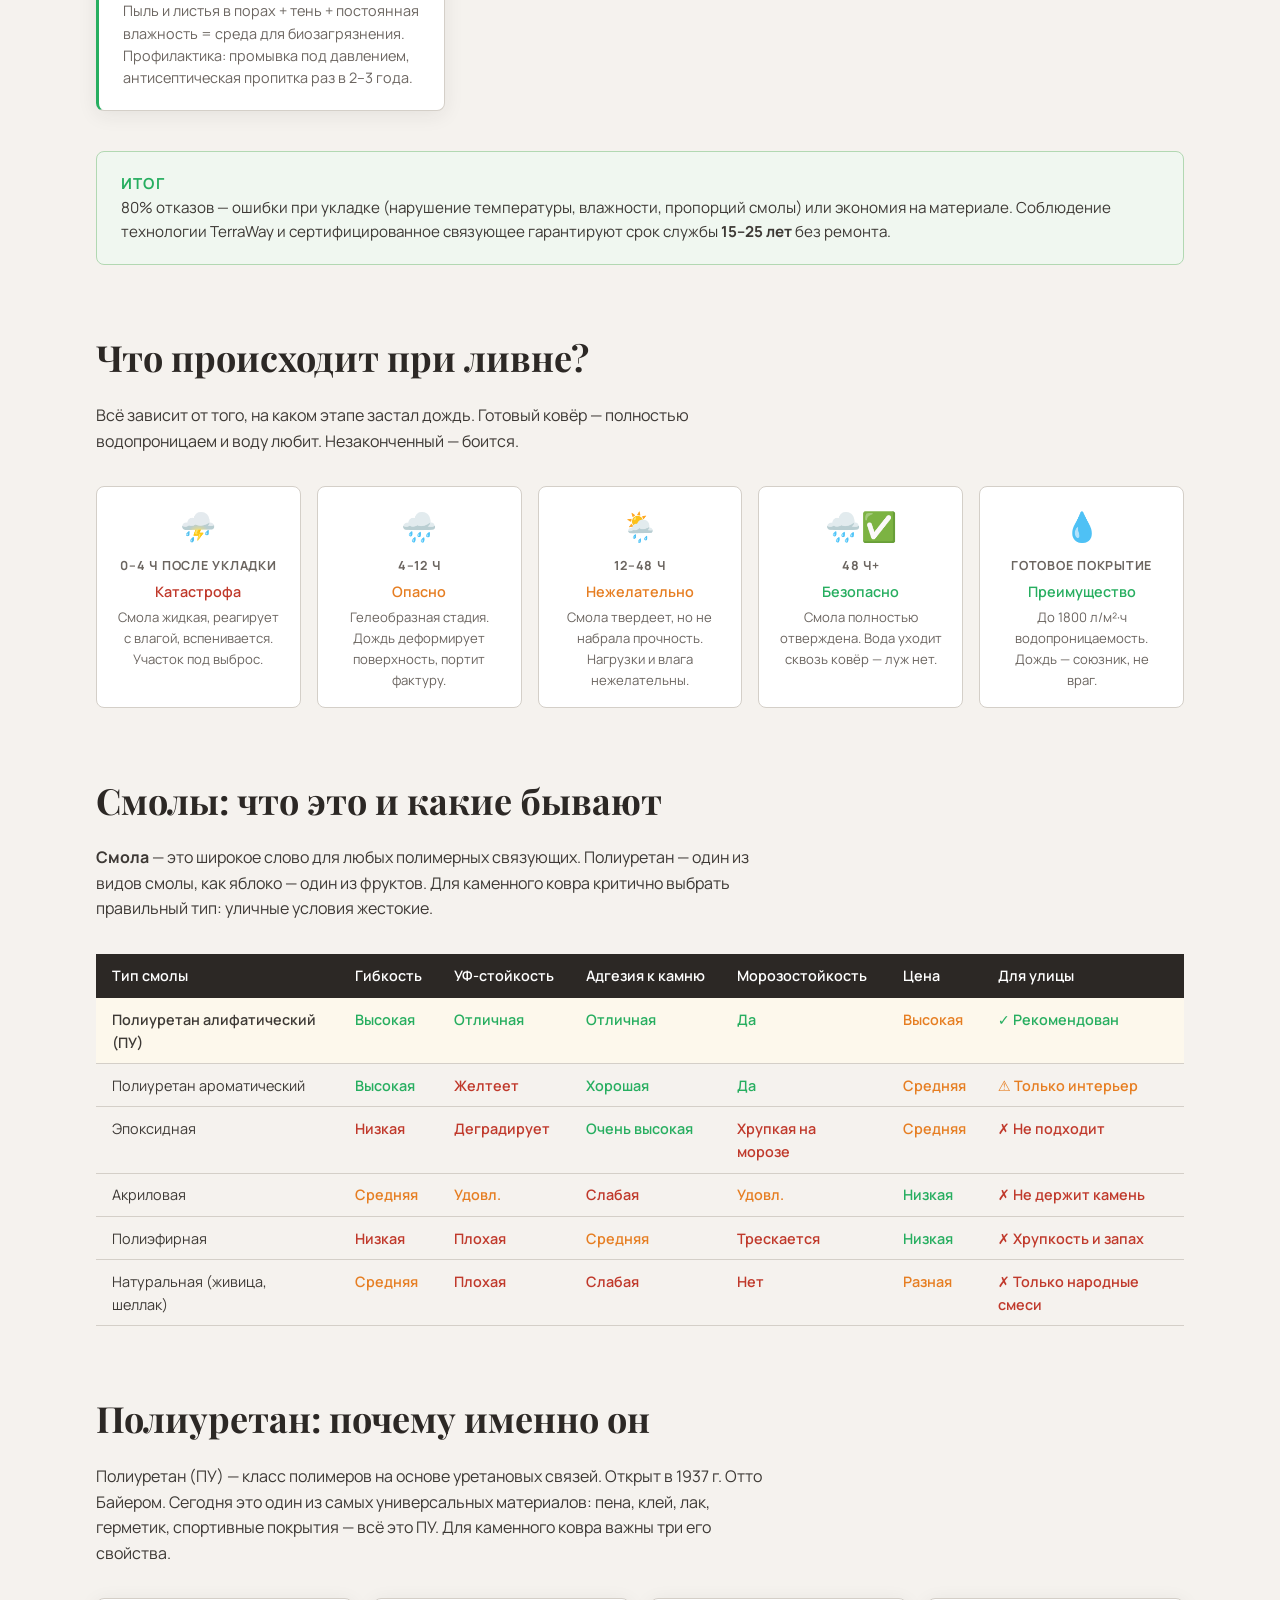
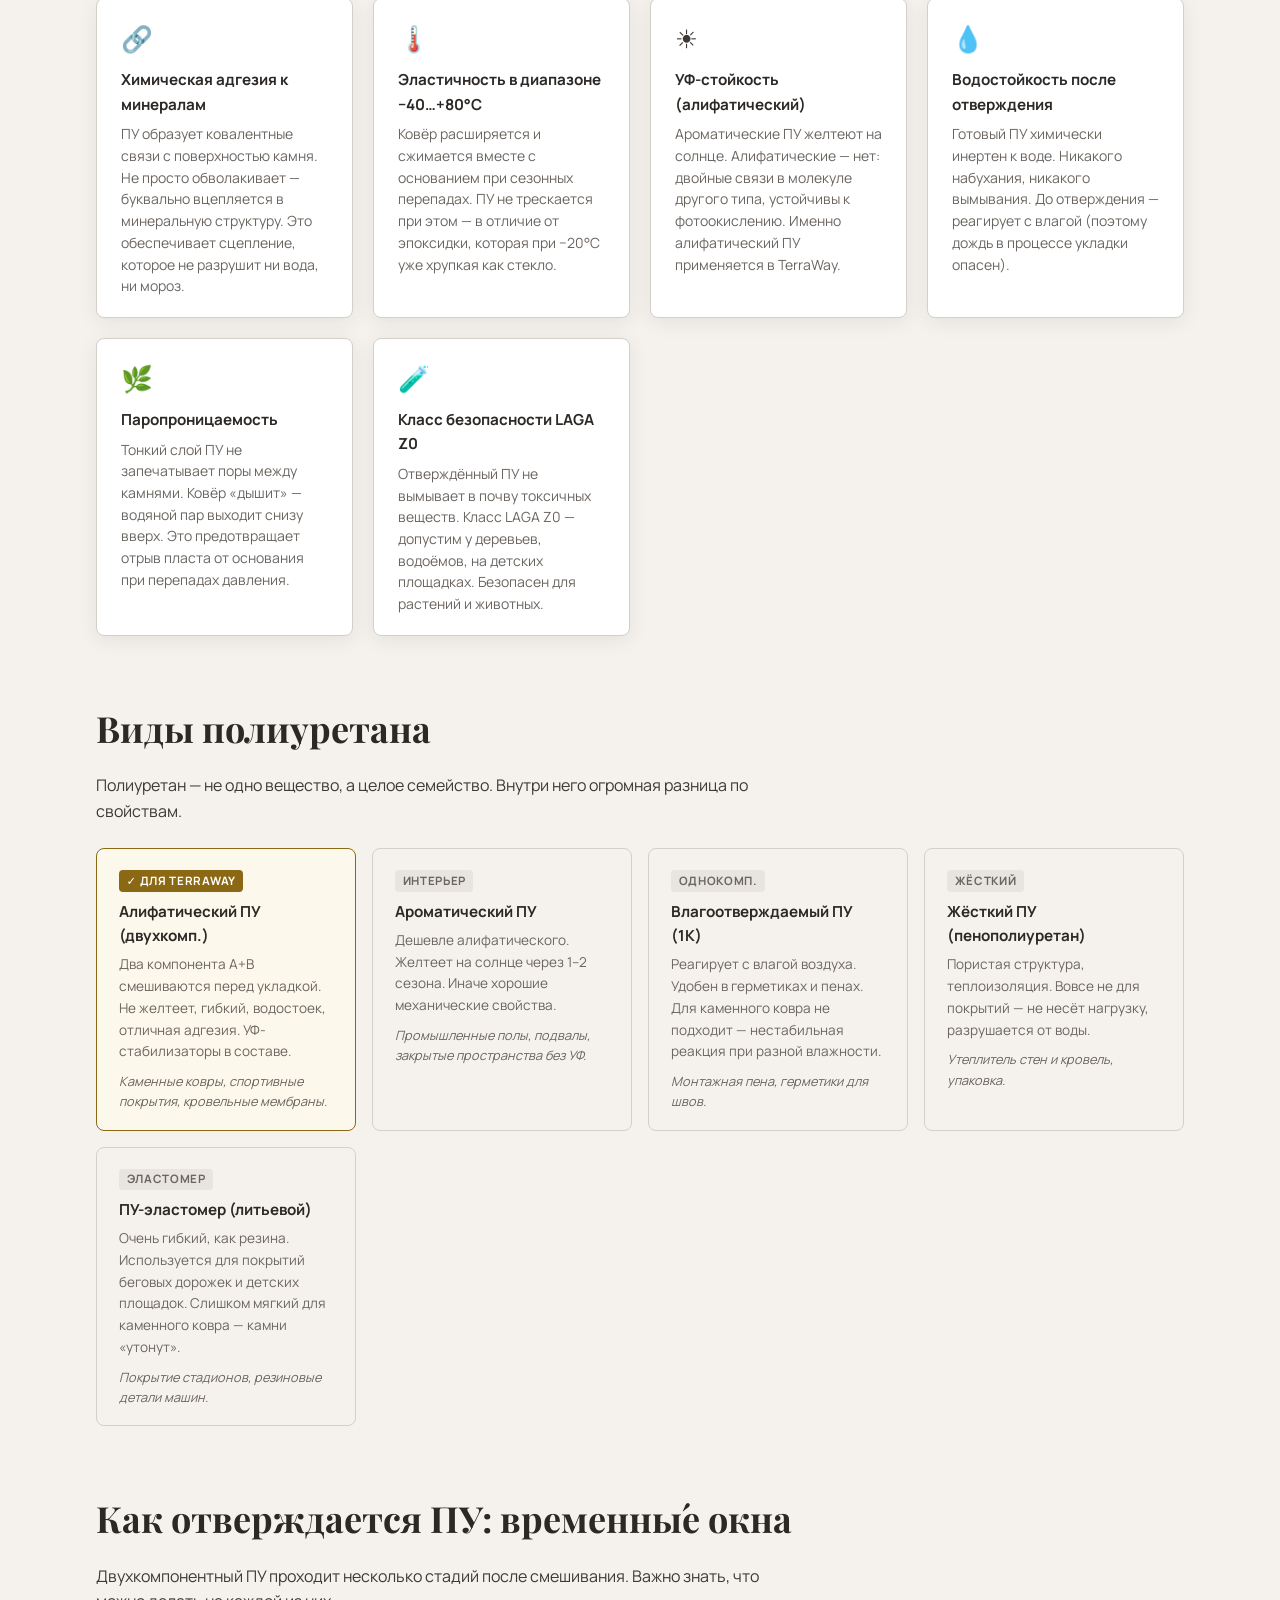
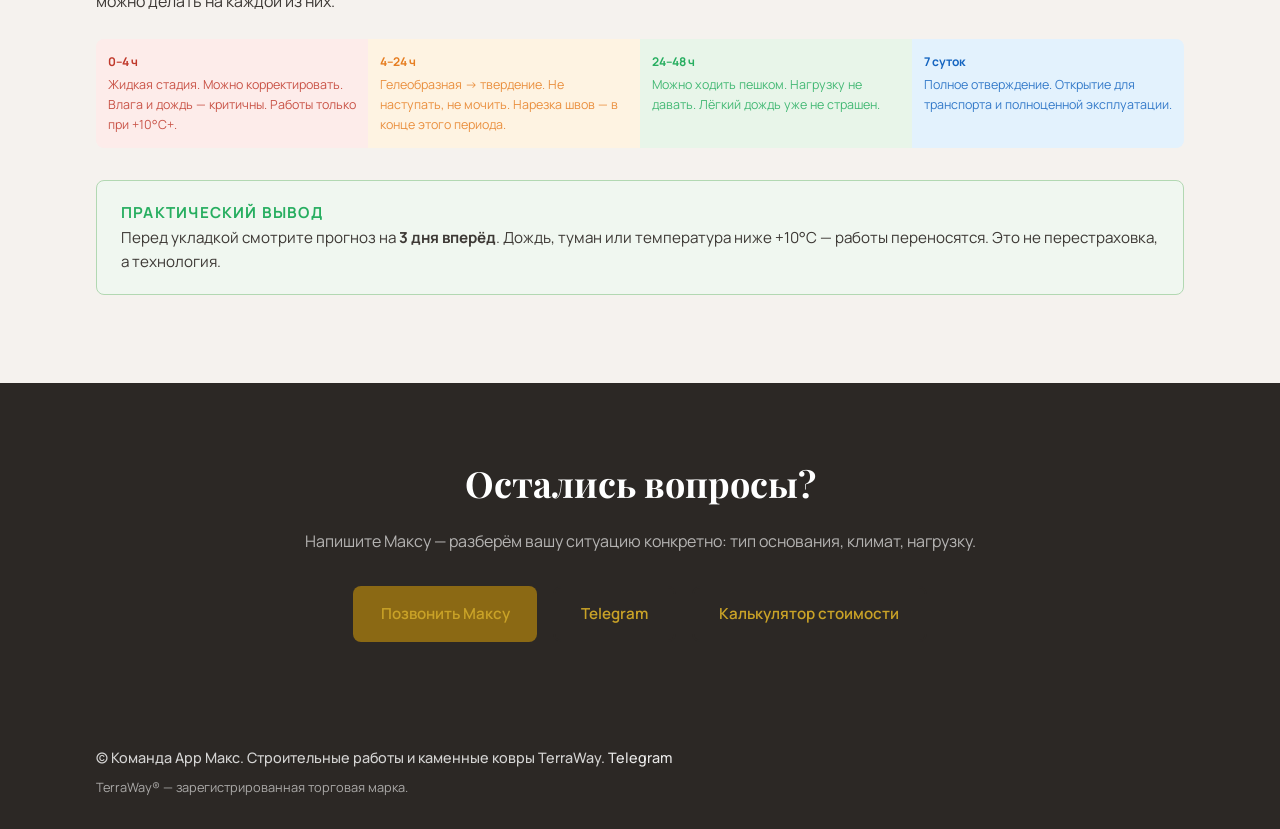
<file: details.html>
<!DOCTYPE html>
<html lang="ru">
<head>
  <meta charset="UTF-8">
  <meta name="viewport" content="width=device-width, initial-scale=1.0">
  <title>Детали технологии — смолы, полиуретан, причины разрушения | TerraWay</title>
  <meta name="description" content="Почему каменные ковры разрушаются, плесневеют и трескаются. Чем отличается полиуретан от других смол. Всё о связующем в TerraWay.">
  <link rel="preconnect" href="https://fonts.googleapis.com">
  <link rel="preconnect" href="https://fonts.gstatic.com" crossorigin>
  <link href="https://fonts.googleapis.com/css2?family=Manrope:wght@400;500;600;700&family=Playfair+Display:wght@600;700&display=swap" rel="stylesheet">
  <link rel="stylesheet" href="styles.css">
  <style>
    /* ── page-specific ── */
    .details-hero {
      padding: 7rem 0 3rem;
      background: var(--color-dark);
      color: #fff;
      text-align: center;
    }
    .details-hero__title {
      font-family: var(--font-display);
      font-size: clamp(1.8rem, 4vw, 3rem);
      font-weight: 700;
      margin: 0 0 .75rem;
      color: #fff;
    }
    .details-hero__lead {
      font-size: 1.1rem;
      color: rgba(255,255,255,.65);
      margin: 0 auto;
      max-width: 640px;
    }

    /* breadcrumb */
    .breadcrumb {
      font-size: .85rem;
      color: var(--color-text-muted);
      margin-bottom: 2rem;
    }
    .breadcrumb a { color: var(--color-accent); }

    /* TOC */
    .toc {
      background: var(--color-surface);
      border: 1px solid var(--color-border);
      border-radius: var(--radius);
      padding: 1.5rem 2rem;
      margin-bottom: 3rem;
    }
    .toc__title {
      font-size: .8rem;
      font-weight: 700;
      text-transform: uppercase;
      letter-spacing: .08em;
      color: var(--color-text-muted);
      margin: 0 0 .75rem;
    }
    .toc__list {
      margin: 0;
      padding: 0;
      list-style: none;
      display: flex;
      flex-wrap: wrap;
      gap: .4rem .75rem;
    }
    .toc__list a {
      font-size: .9rem;
      color: var(--color-accent);
      border-bottom: 1px dashed currentColor;
    }
    .toc__list a:hover { color: var(--color-accent-hover); }

    /* section titles */
    .details-section { scroll-margin-top: 5rem; }

    /* failure cards grid */
    .fail-grid {
      display: grid;
      grid-template-columns: repeat(auto-fill, minmax(300px, 1fr));
      gap: 1.25rem;
      margin-top: 2rem;
    }
    .fail-card {
      background: var(--color-surface);
      border-radius: var(--radius);
      border: 1px solid var(--color-border);
      padding: 1.25rem 1.5rem;
      box-shadow: var(--shadow);
    }
    .fail-card__num {
      display: inline-block;
      background: var(--color-accent);
      color: #fff;
      font-size: .75rem;
      font-weight: 700;
      border-radius: 4px;
      padding: .15rem .5rem;
      margin-bottom: .6rem;
    }
    .fail-card__title {
      font-size: 1rem;
      font-weight: 700;
      color: var(--color-dark);
      margin: 0 0 .5rem;
    }
    .fail-card__body {
      font-size: .9rem;
      color: var(--color-text-muted);
      line-height: 1.55;
      margin: 0;
    }
    .fail-card--critical { border-left: 3px solid #c0392b; }
    .fail-card--warn     { border-left: 3px solid #e67e22; }
    .fail-card--bio      { border-left: 3px solid #27ae60; }

    /* key takeaway box */
    .takeaway {
      background: #f0f7f0;
      border: 1px solid #b2d8b2;
      border-radius: var(--radius);
      padding: 1.25rem 1.5rem;
      margin-top: 2.5rem;
    }
    .takeaway__label {
      font-size: .8rem;
      font-weight: 700;
      text-transform: uppercase;
      letter-spacing: .08em;
      color: #27ae60;
      margin-bottom: .4rem;
    }
    .takeaway p { margin: 0; font-size: .95rem; }

    /* rain diagram */
    .rain-timeline {
      display: grid;
      grid-template-columns: repeat(auto-fill, minmax(200px, 1fr));
      gap: 1rem;
      margin-top: 2rem;
    }
    .rain-step {
      background: var(--color-surface);
      border-radius: var(--radius);
      border: 1px solid var(--color-border);
      padding: 1rem 1.25rem;
      text-align: center;
    }
    .rain-step__icon { font-size: 1.8rem; margin-bottom: .4rem; }
    .rain-step__time { font-size: .78rem; font-weight: 700; text-transform: uppercase; letter-spacing: .06em; color: var(--color-text-muted); }
    .rain-step__status { font-size: .9rem; font-weight: 600; margin: .25rem 0; }
    .rain-step__note { font-size: .82rem; color: var(--color-text-muted); }
    .rain-step--bad  .rain-step__status { color: #c0392b; }
    .rain-step--warn .rain-step__status { color: #e67e22; }
    .rain-step--ok   .rain-step__status { color: #27ae60; }

    /* resins comparison table */
    .resin-table-wrap { overflow-x: auto; margin-top: 2rem; }
    .resin-table {
      width: 100%;
      border-collapse: collapse;
      font-size: .9rem;
    }
    .resin-table th {
      background: var(--color-dark);
      color: #fff;
      font-weight: 600;
      padding: .65rem 1rem;
      text-align: left;
      white-space: nowrap;
    }
    .resin-table td {
      padding: .6rem 1rem;
      border-bottom: 1px solid var(--color-border);
      vertical-align: top;
    }
    .resin-table tr:nth-child(even) td { background: var(--color-bg); }
    .resin-table tr.resin-table__highlight td {
      background: #fdf8ec;
      font-weight: 600;
    }
    .tag-good { color: #27ae60; font-weight: 600; }
    .tag-bad  { color: #c0392b; font-weight: 600; }
    .tag-mid  { color: #e67e22; font-weight: 600; }

    /* PU deep-dive cards */
    .pu-grid {
      display: grid;
      grid-template-columns: repeat(auto-fill, minmax(240px, 1fr));
      gap: 1.25rem;
      margin-top: 2rem;
    }
    .pu-card {
      background: var(--color-surface);
      border-radius: var(--radius);
      border: 1px solid var(--color-border);
      padding: 1.25rem 1.5rem;
      box-shadow: var(--shadow);
    }
    .pu-card__icon { font-size: 1.6rem; margin-bottom: .5rem; }
    .pu-card__title { font-size: .95rem; font-weight: 700; margin: 0 0 .4rem; color: var(--color-dark); }
    .pu-card__body  { font-size: .875rem; color: var(--color-text-muted); margin: 0; line-height: 1.55; }

    /* types of PU */
    .pu-types {
      display: grid;
      grid-template-columns: repeat(auto-fill, minmax(260px, 1fr));
      gap: 1rem;
      margin-top: 1.5rem;
    }
    .pu-type {
      border-radius: var(--radius);
      border: 1px solid var(--color-border);
      padding: 1.1rem 1.4rem;
    }
    .pu-type--best { border-color: var(--color-accent); background: #fdf8ec; }
    .pu-type__badge {
      display: inline-block;
      font-size: .72rem;
      font-weight: 700;
      text-transform: uppercase;
      letter-spacing: .06em;
      border-radius: 4px;
      padding: .1rem .45rem;
      margin-bottom: .5rem;
      background: var(--color-bg-alt);
      color: var(--color-text-muted);
    }
    .pu-type--best .pu-type__badge { background: var(--color-accent); color: #fff; }
    .pu-type__name { font-size: .95rem; font-weight: 700; color: var(--color-dark); margin: 0 0 .35rem; }
    .pu-type__desc { font-size: .85rem; color: var(--color-text-muted); margin: 0 0 .5rem; }
    .pu-type__uses { font-size: .8rem; color: var(--color-text-muted); font-style: italic; margin: 0; }

    /* curing timeline */
    .cure-bar {
      margin-top: 1.5rem;
      display: flex;
      gap: 0;
      border-radius: var(--radius);
      overflow: hidden;
    }
    .cure-seg {
      padding: .85rem .75rem;
      flex: 1;
      min-width: 90px;
    }
    .cure-seg__h { font-size: .75rem; font-weight: 700; }
    .cure-seg__t { font-size: .78rem; margin-top: .2rem; opacity: .85; }
    .cure-seg--a { background: #fdecea; color: #c0392b; }
    .cure-seg--b { background: #fef3e2; color: #e67e22; }
    .cure-seg--c { background: #e8f5e9; color: #27ae60; }
    .cure-seg--d { background: #e3f2fd; color: #1565c0; }

    @media (max-width: 640px) {
      .cure-bar { flex-direction: column; }
    }
  </style>
</head>
<body>
  <header class="header">
    <div class="container header__inner">
      <a href="./" class="logo">Арр Макс</a>
      <nav class="nav">
        <a href="./#terraway">О TerraWay</a>
        <a href="./#services">Услуги</a>
        <a href="calc/">Калькулятор</a>
        <a href="./#contact">Контакты</a>
      </nav>
    </div>
  </header>

  <main>
    <section class="details-hero">
      <div class="container">
        <h1 class="details-hero__title">Детали технологии TerraWay</h1>
        <p class="details-hero__lead">Почему ковры разрушаются, что такое смола, чем полиуретан лучше всего остального — и как это влияет на качество укладки</p>
      </div>
    </section>

    <section class="section">
      <div class="container">
        <p class="breadcrumb"><a href="./">Главная</a> → Детали технологии</p>

        <nav class="toc" aria-label="Содержание">
          <p class="toc__title">Содержание</p>
          <ul class="toc__list">
            <li><a href="#failures">Почему ковры разрушаются</a></li>
            <li><a href="#rain">Ливень и полимеризация</a></li>
            <li><a href="#resins">Виды смол</a></li>
            <li><a href="#polyurethane">Полиуретан: подробно</a></li>
            <li><a href="#pu-types">Виды полиуретана</a></li>
            <li><a href="#curing">Время отверждения</a></li>
          </ul>
        </nav>

        <!-- ═══════════════════════════════════════════════════════════ -->
        <section class="details-section" id="failures">
          <h2 class="section__title" style="text-align:left; margin-bottom:.5rem">Почему каменные ковры разрушаются</h2>
          <p class="section__lead" style="text-align:left; margin-bottom:0">80% отказов — ошибки при укладке или экономия на материале. Вот полный список причин.</p>

          <div class="fail-grid">

            <div class="fail-card fail-card--critical">
              <span class="fail-card__num">01 · Критично</span>
              <h3 class="fail-card__title">Неправильное соотношение камня и смолы</h3>
              <p class="fail-card__body">Мало смолы — ковёр рассыпается при нагрузке. Много — поверхность залипает, теряет дренаж. Норма: 12–16% смолы от массы камня строго по спецификации.</p>
            </div>

            <div class="fail-card fail-card--critical">
              <span class="fail-card__num">02 · Критично</span>
              <h3 class="fail-card__title">Плохое основание</h3>
              <p class="fail-card__body">Ковёр не компенсирует дефекты подосновы. Гнущаяся или неровная база даёт трещины. Нужен твёрдый и ровный субстрат с уклоном 1–2% для водоотвода.</p>
            </div>

            <div class="fail-card fail-card--critical">
              <span class="fail-card__num">03 · Критично</span>
              <h3 class="fail-card__title">Грязные или влажные камни</h3>
              <p class="fail-card__body">Пыль, глина и влага на поверхности камня блокируют адгезию смолы. Ковёр, уложенный из влажного материала, расслаивается уже в первый сезон.</p>
            </div>

            <div class="fail-card fail-card--critical">
              <span class="fail-card__num">04 · Критично</span>
              <h3 class="fail-card__title">Дешёвая или несертифицированная смола</h3>
              <p class="fail-card__body">Эпоксид и дешёвый ПУ деградируют под УФ: желтеют, трескаются. Для улицы — только алифатический полиуретан с УФ-стабилизатором. Экономия на связующем — главная причина ранних разрушений.</p>
            </div>

            <div class="fail-card fail-card--warn">
              <span class="fail-card__num">05 · Важно</span>
              <h3 class="fail-card__title">Укладка при низкой температуре</h3>
              <p class="fail-card__body">Ниже +10°C полиуретан не полимеризуется нормально. Ковёр кажется готовым, но не набрал прочности и крошится. Рабочий диапазон: +10…+30°C.</p>
            </div>

            <div class="fail-card fail-card--warn">
              <span class="fail-card__num">06 · Важно</span>
              <h3 class="fail-card__title">Укладка в дождь или на влажное основание</h3>
              <p class="fail-card__body">Смола реагирует с влагой: появляются пузыри CO₂, вместо плотной склейки — пористая пена. После дождя основание должно сохнуть 24–48 часов.</p>
            </div>

            <div class="fail-card fail-card--warn">
              <span class="fail-card__num">07 · Важно</span>
              <h3 class="fail-card__title">Морозное пучение</h3>
              <p class="fail-card__body">Вода в основании при замерзании расширяется на ~9%. Повторяющийся цикл зима/весна рвёт связи между камнями. Правильный дренаж (отсев ≥ 15 см) — ключевая профилактика.</p>
            </div>

            <div class="fail-card fail-card--warn">
              <span class="fail-card__num">08 · Важно</span>
              <h3 class="fail-card__title">Нарушение герметизации швов</h3>
              <p class="fail-card__body">На стыках с бордюром и стенами нужна эластичная герметизация. Жёсткий шов трескается при температурных деформациях, вода проникает под ковёр и отрывает пласт.</p>
            </div>

            <div class="fail-card fail-card--warn">
              <span class="fail-card__num">09 · Важно</span>
              <h3 class="fail-card__title">Механические повреждения</h3>
              <p class="fail-card__body">Шипованные шины, острые предметы, стойки зонтов. Ковёр держит до 400 кг/м² равномерно, но не точечный удар. После пробоины начинается расслоение по краям.</p>
            </div>

            <div class="fail-card fail-card--bio">
              <span class="fail-card__num">10 · Эксплуатация</span>
              <h3 class="fail-card__title">Плесень, мох, водоросли</h3>
              <p class="fail-card__body">Пыль и листья в порах + тень + постоянная влажность = среда для биозагрязнения. Профилактика: промывка под давлением, антисептическая пропитка раз в 2–3 года.</p>
            </div>

          </div>

          <div class="takeaway">
            <p class="takeaway__label">Итог</p>
            <p>80% отказов — ошибки при укладке (нарушение температуры, влажности, пропорций смолы) или экономия на материале. Соблюдение технологии TerraWay и сертифицированное связующее гарантируют срок службы <strong>15–25 лет</strong> без ремонта.</p>
          </div>
        </section>

        <!-- ═══════════════════════════════════════════════════════════ -->
        <section class="details-section section--spacer" id="rain" style="margin-top:4rem">
          <h2 class="section__title" style="text-align:left; margin-bottom:.5rem">Что происходит при ливне?</h2>
          <p style="margin-bottom:0; max-width:640px">Всё зависит от того, на каком этапе застал дождь. Готовый ковёр — полностью водопроницаем и воду любит. Незаконченный — боится.</p>

          <div class="rain-timeline">
            <div class="rain-step rain-step--bad">
              <div class="rain-step__icon">⛈️</div>
              <div class="rain-step__time">0–4 ч после укладки</div>
              <div class="rain-step__status">Катастрофа</div>
              <div class="rain-step__note">Смола жидкая, реагирует с влагой, вспенивается. Участок под выброс.</div>
            </div>
            <div class="rain-step rain-step--warn">
              <div class="rain-step__icon">🌧️</div>
              <div class="rain-step__time">4–12 ч</div>
              <div class="rain-step__status">Опасно</div>
              <div class="rain-step__note">Гелеобразная стадия. Дождь деформирует поверхность, портит фактуру.</div>
            </div>
            <div class="rain-step rain-step--warn">
              <div class="rain-step__icon">🌦️</div>
              <div class="rain-step__time">12–48 ч</div>
              <div class="rain-step__status">Нежелательно</div>
              <div class="rain-step__note">Смола твердеет, но не набрала прочность. Нагрузки и влага нежелательны.</div>
            </div>
            <div class="rain-step rain-step--ok">
              <div class="rain-step__icon">🌧️✅</div>
              <div class="rain-step__time">48 ч+</div>
              <div class="rain-step__status">Безопасно</div>
              <div class="rain-step__note">Смола полностью отверждена. Вода уходит сквозь ковёр — луж нет.</div>
            </div>
            <div class="rain-step rain-step--ok">
              <div class="rain-step__icon">💧</div>
              <div class="rain-step__time">Готовое покрытие</div>
              <div class="rain-step__status">Преимущество</div>
              <div class="rain-step__note">До 1800 л/м²·ч водопроницаемость. Дождь — союзник, не враг.</div>
            </div>
          </div>
        </section>

        <!-- ═══════════════════════════════════════════════════════════ -->
        <section class="details-section" id="resins" style="margin-top:4rem">
          <h2 class="section__title" style="text-align:left; margin-bottom:.5rem">Смолы: что это и какие бывают</h2>
          <p style="max-width:680px; margin-bottom:0">
            <strong>Смола</strong> — это широкое слово для любых полимерных связующих. Полиуретан — один из видов смолы, как яблоко — один из фруктов. Для каменного ковра критично выбрать правильный тип: уличные условия жестокие.
          </p>

          <div class="resin-table-wrap">
            <table class="resin-table">
              <thead>
                <tr>
                  <th>Тип смолы</th>
                  <th>Гибкость</th>
                  <th>УФ-стойкость</th>
                  <th>Адгезия к камню</th>
                  <th>Морозостойкость</th>
                  <th>Цена</th>
                  <th>Для улицы</th>
                </tr>
              </thead>
              <tbody>
                <tr class="resin-table__highlight">
                  <td>Полиуретан алифатический (ПУ)</td>
                  <td><span class="tag-good">Высокая</span></td>
                  <td><span class="tag-good">Отличная</span></td>
                  <td><span class="tag-good">Отличная</span></td>
                  <td><span class="tag-good">Да</span></td>
                  <td><span class="tag-mid">Высокая</span></td>
                  <td><span class="tag-good">✓ Рекомендован</span></td>
                </tr>
                <tr>
                  <td>Полиуретан ароматический</td>
                  <td><span class="tag-good">Высокая</span></td>
                  <td><span class="tag-bad">Желтеет</span></td>
                  <td><span class="tag-good">Хорошая</span></td>
                  <td><span class="tag-good">Да</span></td>
                  <td><span class="tag-mid">Средняя</span></td>
                  <td><span class="tag-mid">⚠ Только интерьер</span></td>
                </tr>
                <tr>
                  <td>Эпоксидная</td>
                  <td><span class="tag-bad">Низкая</span></td>
                  <td><span class="tag-bad">Деградирует</span></td>
                  <td><span class="tag-good">Очень высокая</span></td>
                  <td><span class="tag-bad">Хрупкая на морозе</span></td>
                  <td><span class="tag-mid">Средняя</span></td>
                  <td><span class="tag-bad">✗ Не подходит</span></td>
                </tr>
                <tr>
                  <td>Акриловая</td>
                  <td><span class="tag-mid">Средняя</span></td>
                  <td><span class="tag-mid">Удовл.</span></td>
                  <td><span class="tag-bad">Слабая</span></td>
                  <td><span class="tag-mid">Удовл.</span></td>
                  <td><span class="tag-good">Низкая</span></td>
                  <td><span class="tag-bad">✗ Не держит камень</span></td>
                </tr>
                <tr>
                  <td>Полиэфирная</td>
                  <td><span class="tag-bad">Низкая</span></td>
                  <td><span class="tag-bad">Плохая</span></td>
                  <td><span class="tag-mid">Средняя</span></td>
                  <td><span class="tag-bad">Трескается</span></td>
                  <td><span class="tag-good">Низкая</span></td>
                  <td><span class="tag-bad">✗ Хрупкость и запах</span></td>
                </tr>
                <tr>
                  <td>Натуральная (живица, шеллак)</td>
                  <td><span class="tag-mid">Средняя</span></td>
                  <td><span class="tag-bad">Плохая</span></td>
                  <td><span class="tag-bad">Слабая</span></td>
                  <td><span class="tag-bad">Нет</span></td>
                  <td><span class="tag-mid">Разная</span></td>
                  <td><span class="tag-bad">✗ Только народные смеси</span></td>
                </tr>
              </tbody>
            </table>
          </div>
        </section>

        <!-- ═══════════════════════════════════════════════════════════ -->
        <section class="details-section" id="polyurethane" style="margin-top:4rem">
          <h2 class="section__title" style="text-align:left; margin-bottom:.5rem">Полиуретан: почему именно он</h2>
          <p style="max-width:680px; margin-bottom:0">
            Полиуретан (ПУ) — класс полимеров на основе уретановых связей. Открыт в 1937 г. Отто Байером. Сегодня это один из самых универсальных материалов: пена, клей, лак, герметик, спортивные покрытия — всё это ПУ. Для каменного ковра важны три его свойства.
          </p>

          <div class="pu-grid">
            <div class="pu-card">
              <div class="pu-card__icon">🔗</div>
              <h3 class="pu-card__title">Химическая адгезия к минералам</h3>
              <p class="pu-card__body">ПУ образует ковалентные связи с поверхностью камня. Не просто обволакивает — буквально вцепляется в минеральную структуру. Это обеспечивает сцепление, которое не разрушит ни вода, ни мороз.</p>
            </div>
            <div class="pu-card">
              <div class="pu-card__icon">🌡️</div>
              <h3 class="pu-card__title">Эластичность в диапазоне −40…+80°C</h3>
              <p class="pu-card__body">Ковёр расширяется и сжимается вместе с основанием при сезонных перепадах. ПУ не трескается при этом — в отличие от эпоксидки, которая при −20°C уже хрупкая как стекло.</p>
            </div>
            <div class="pu-card">
              <div class="pu-card__icon">☀️</div>
              <h3 class="pu-card__title">УФ-стойкость (алифатический)</h3>
              <p class="pu-card__body">Ароматические ПУ желтеют на солнце. Алифатические — нет: двойные связи в молекуле другого типа, устойчивы к фотоокислению. Именно алифатический ПУ применяется в TerraWay.</p>
            </div>
            <div class="pu-card">
              <div class="pu-card__icon">💧</div>
              <h3 class="pu-card__title">Водостойкость после отверждения</h3>
              <p class="pu-card__body">Готовый ПУ химически инертен к воде. Никакого набухания, никакого вымывания. До отверждения — реагирует с влагой (поэтому дождь в процессе укладки опасен).</p>
            </div>
            <div class="pu-card">
              <div class="pu-card__icon">🌿</div>
              <h3 class="pu-card__title">Паропроницаемость</h3>
              <p class="pu-card__body">Тонкий слой ПУ не запечатывает поры между камнями. Ковёр «дышит» — водяной пар выходит снизу вверх. Это предотвращает отрыв пласта от основания при перепадах давления.</p>
            </div>
            <div class="pu-card">
              <div class="pu-card__icon">🧪</div>
              <h3 class="pu-card__title">Класс безопасности LAGA Z0</h3>
              <p class="pu-card__body">Отверждённый ПУ не вымывает в почву токсичных веществ. Класс LAGA Z0 — допустим у деревьев, водоёмов, на детских площадках. Безопасен для растений и животных.</p>
            </div>
          </div>
        </section>

        <!-- ═══════════════════════════════════════════════════════════ -->
        <section class="details-section" id="pu-types" style="margin-top:4rem">
          <h2 class="section__title" style="text-align:left; margin-bottom:.5rem">Виды полиуретана</h2>
          <p style="max-width:680px; margin-bottom:.5rem">Полиуретан — не одно вещество, а целое семейство. Внутри него огромная разница по свойствам.</p>

          <div class="pu-types">
            <div class="pu-type pu-type--best">
              <span class="pu-type__badge">✓ Для TerraWay</span>
              <h3 class="pu-type__name">Алифатический ПУ (двухкомп.)</h3>
              <p class="pu-type__desc">Два компонента A+B смешиваются перед укладкой. Не желтеет, гибкий, водостоек, отличная адгезия. УФ-стабилизаторы в составе.</p>
              <p class="pu-type__uses">Каменные ковры, спортивные покрытия, кровельные мембраны.</p>
            </div>
            <div class="pu-type">
              <span class="pu-type__badge">Интерьер</span>
              <h3 class="pu-type__name">Ароматический ПУ</h3>
              <p class="pu-type__desc">Дешевле алифатического. Желтеет на солнце через 1–2 сезона. Иначе хорошие механические свойства.</p>
              <p class="pu-type__uses">Промышленные полы, подвалы, закрытые пространства без УФ.</p>
            </div>
            <div class="pu-type">
              <span class="pu-type__badge">Однокомп.</span>
              <h3 class="pu-type__name">Влагоотверждаемый ПУ (1К)</h3>
              <p class="pu-type__desc">Реагирует с влагой воздуха. Удобен в герметиках и пенах. Для каменного ковра не подходит — нестабильная реакция при разной влажности.</p>
              <p class="pu-type__uses">Монтажная пена, герметики для швов.</p>
            </div>
            <div class="pu-type">
              <span class="pu-type__badge">Жёсткий</span>
              <h3 class="pu-type__name">Жёсткий ПУ (пенополиуретан)</h3>
              <p class="pu-type__desc">Пористая структура, теплоизоляция. Вовсе не для покрытий — не несёт нагрузку, разрушается от воды.</p>
              <p class="pu-type__uses">Утеплитель стен и кровель, упаковка.</p>
            </div>
            <div class="pu-type">
              <span class="pu-type__badge">Эластомер</span>
              <h3 class="pu-type__name">ПУ-эластомер (литьевой)</h3>
              <p class="pu-type__desc">Очень гибкий, как резина. Используется для покрытий беговых дорожек и детских площадок. Слишком мягкий для каменного ковра — камни «утонут».</p>
              <p class="pu-type__uses">Покрытие стадионов, резиновые детали машин.</p>
            </div>
          </div>
        </section>

        <!-- ═══════════════════════════════════════════════════════════ -->
        <section class="details-section" id="curing" style="margin-top:4rem; margin-bottom:1rem">
          <h2 class="section__title" style="text-align:left; margin-bottom:.5rem">Как отверждается ПУ: временны́е окна</h2>
          <p style="max-width:680px; margin-bottom:.5rem">Двухкомпонентный ПУ проходит несколько стадий после смешивания. Важно знать, что можно делать на каждой из них.</p>

          <div class="cure-bar">
            <div class="cure-seg cure-seg--a">
              <div class="cure-seg__h">0–4 ч</div>
              <div class="cure-seg__t">Жидкая стадия. Можно корректировать. Влага и дождь — критичны. Работы только при +10°C+.</div>
            </div>
            <div class="cure-seg cure-seg--b">
              <div class="cure-seg__h">4–24 ч</div>
              <div class="cure-seg__t">Гелеобразная → твердение. Не наступать, не мочить. Нарезка швов — в конце этого периода.</div>
            </div>
            <div class="cure-seg cure-seg--c">
              <div class="cure-seg__h">24–48 ч</div>
              <div class="cure-seg__t">Можно ходить пешком. Нагрузку не давать. Лёгкий дождь уже не страшен.</div>
            </div>
            <div class="cure-seg cure-seg--d">
              <div class="cure-seg__h">7 суток</div>
              <div class="cure-seg__t">Полное отверждение. Открытие для транспорта и полноценной эксплуатации.</div>
            </div>
          </div>

          <div class="takeaway" style="margin-top:2rem">
            <p class="takeaway__label">Практический вывод</p>
            <p>Перед укладкой смотрите прогноз на <strong>3 дня вперёд</strong>. Дождь, туман или температура ниже +10°C — работы переносятся. Это не перестраховка, а технология.</p>
          </div>
        </section>

      </div>
    </section>

    <section class="section section--dark">
      <div class="container" style="text-align:center">
        <h2 class="section__title" style="color:#fff">Остались вопросы?</h2>
        <p style="color:rgba(255,255,255,.65); margin-bottom:2rem">Напишите Максу — разберём вашу ситуацию конкретно: тип основания, климат, нагрузку.</p>
        <div style="display:flex; gap:1rem; justify-content:center; flex-wrap:wrap">
          <a href="tel:+79887680835" class="btn btn--primary">Позвонить Максу</a>
          <a href="https://t.me/arrmax_pub" target="_blank" rel="noopener" class="btn btn--outline">Telegram</a>
          <a href="calc/" class="btn btn--outline">Калькулятор стоимости</a>
        </div>
      </div>
    </section>
  </main>

  <footer class="footer">
    <div class="container footer__inner">
      <p class="footer__copy">© Команда Арр Макс. Строительные работы и каменные ковры TerraWay. <a href="https://t.me/arrmax_pub" target="_blank" rel="noopener">Telegram</a></p>
      <p class="footer__note">TerraWay® — зарегистрированная торговая марка.</p>
    </div>
  </footer>
</body>
</html>
</file>
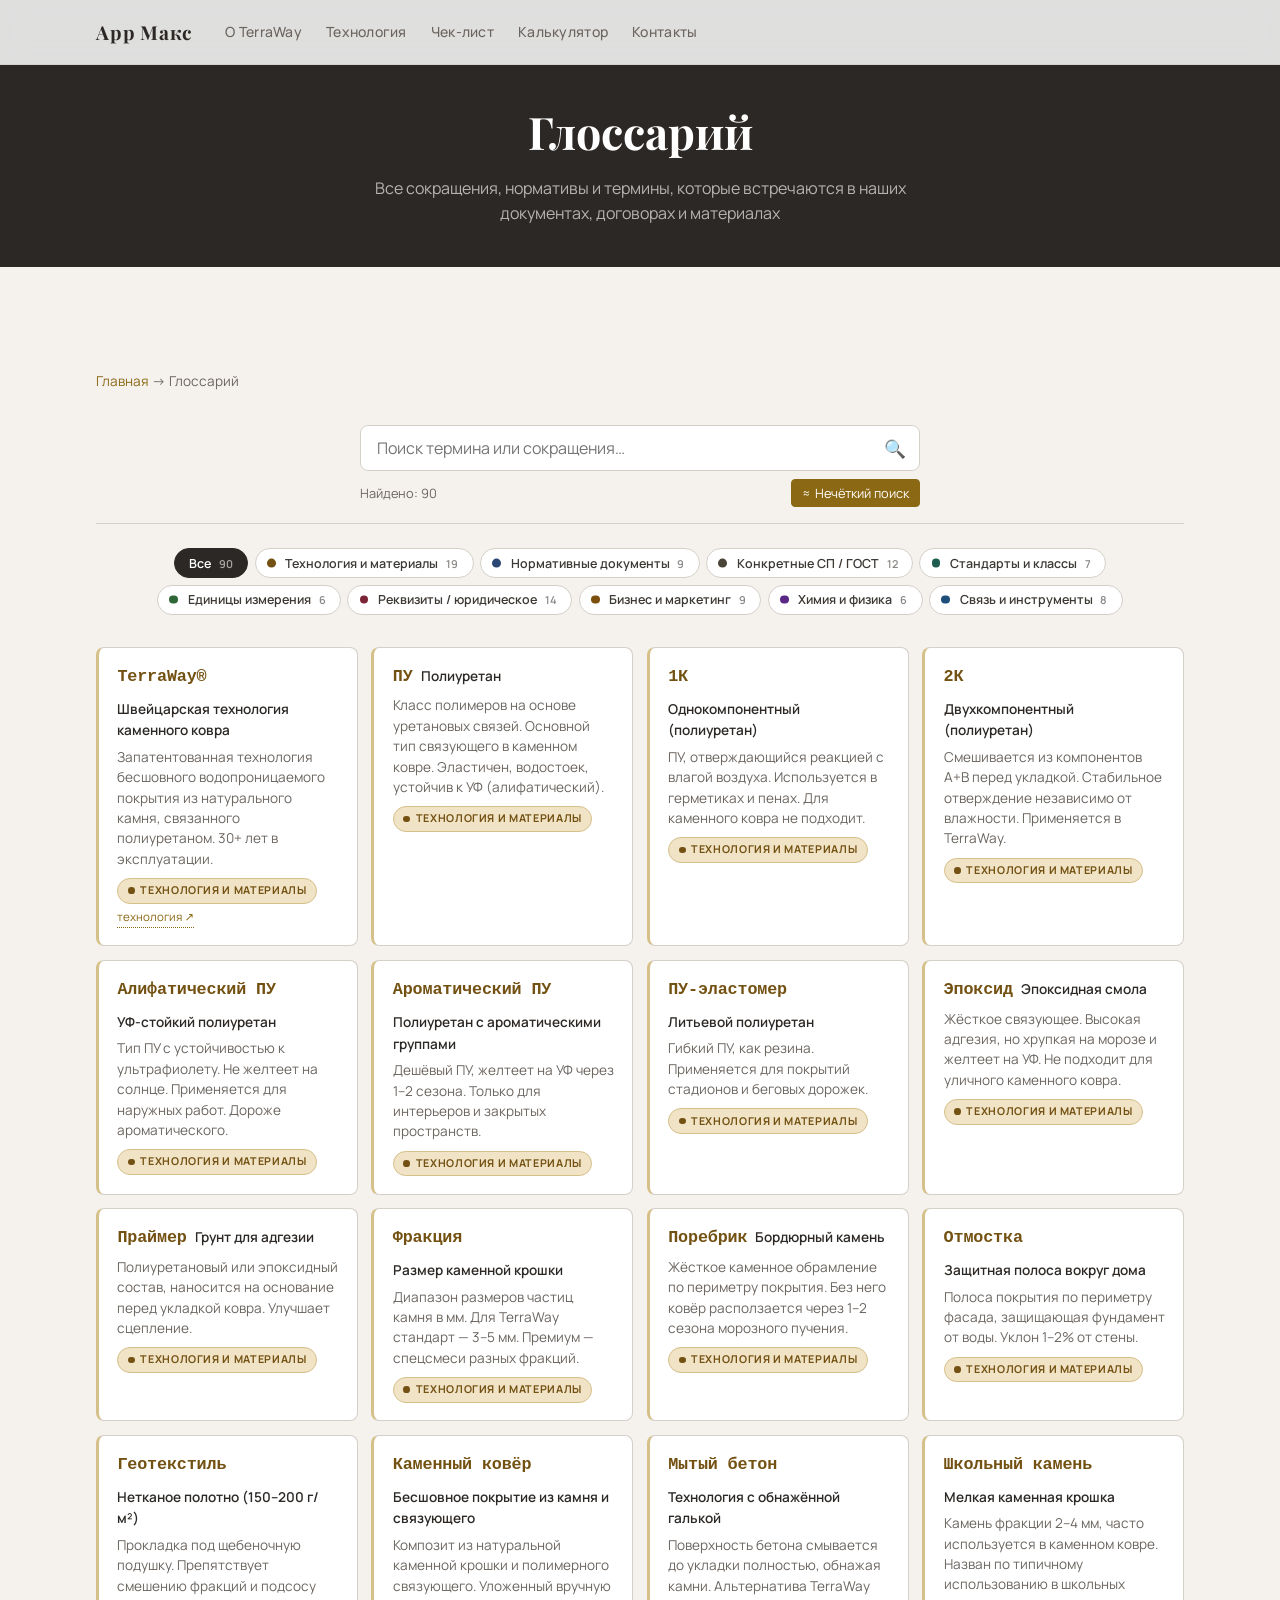
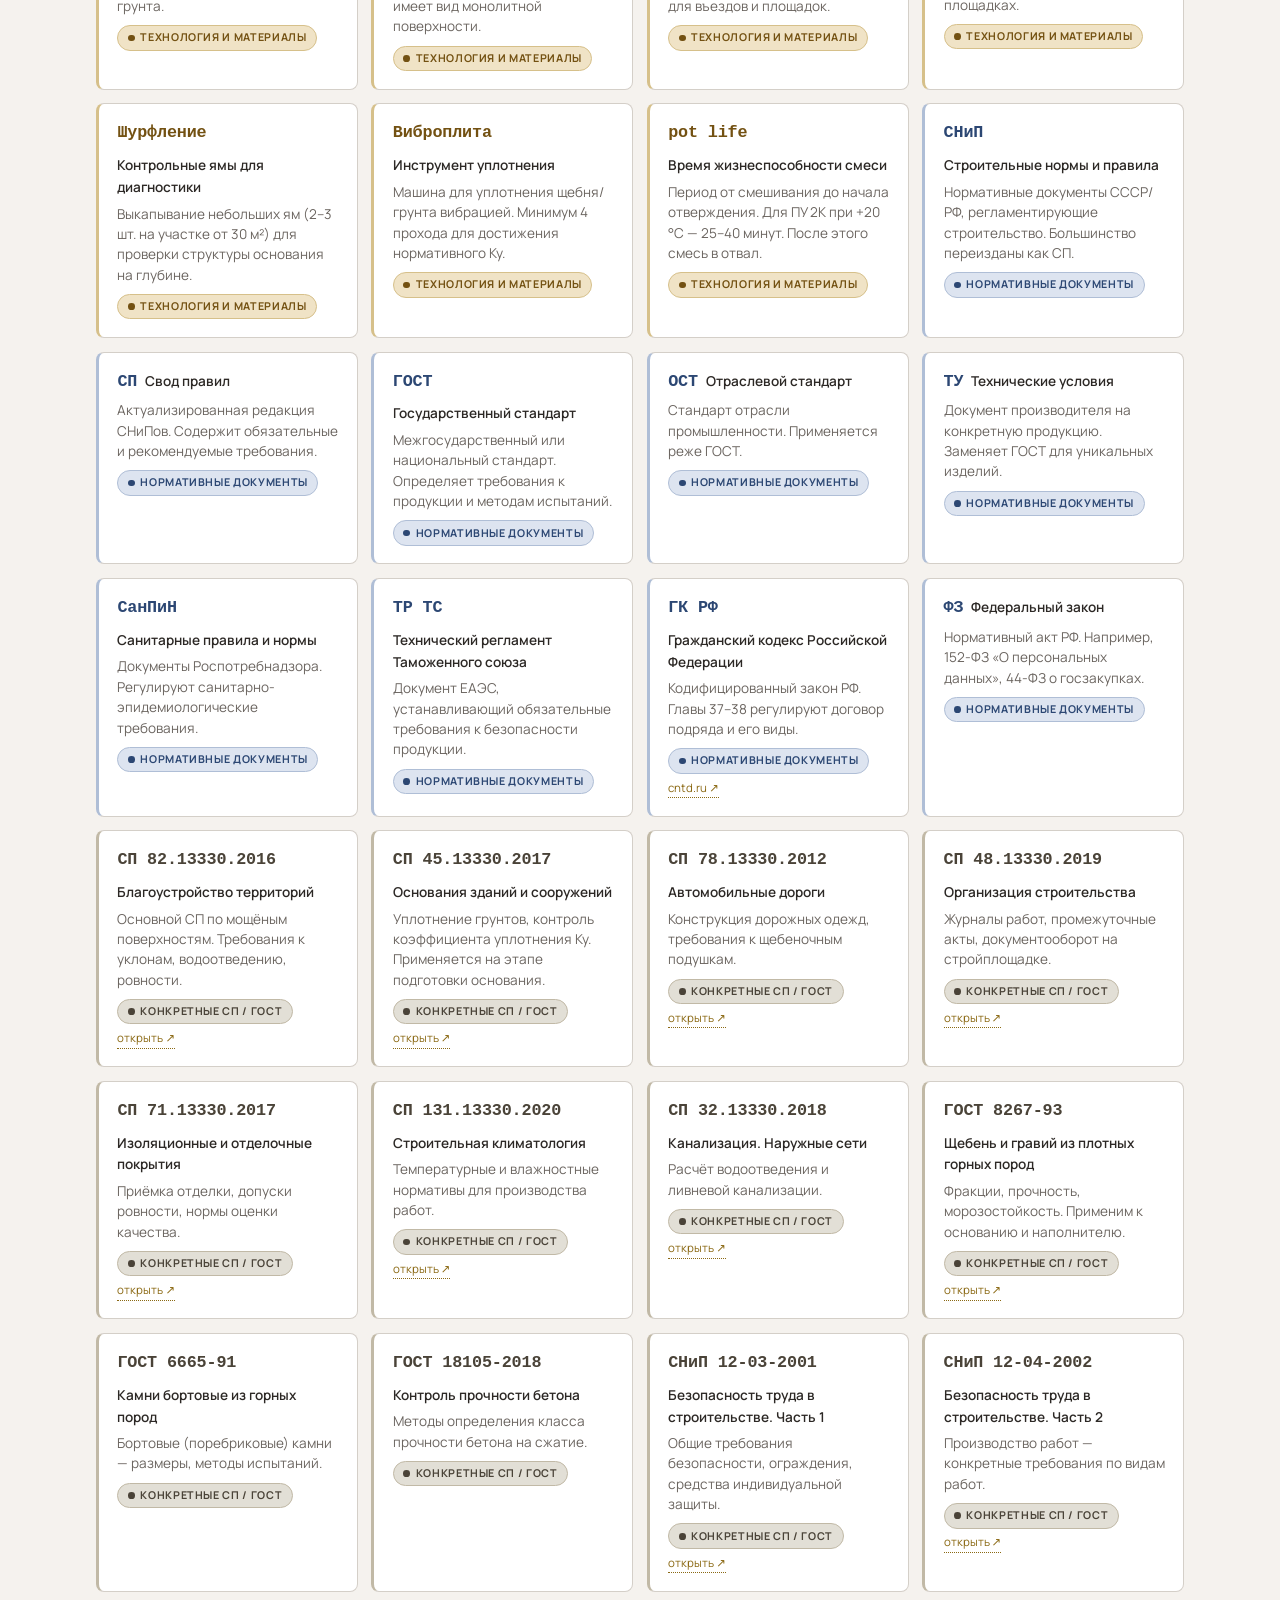
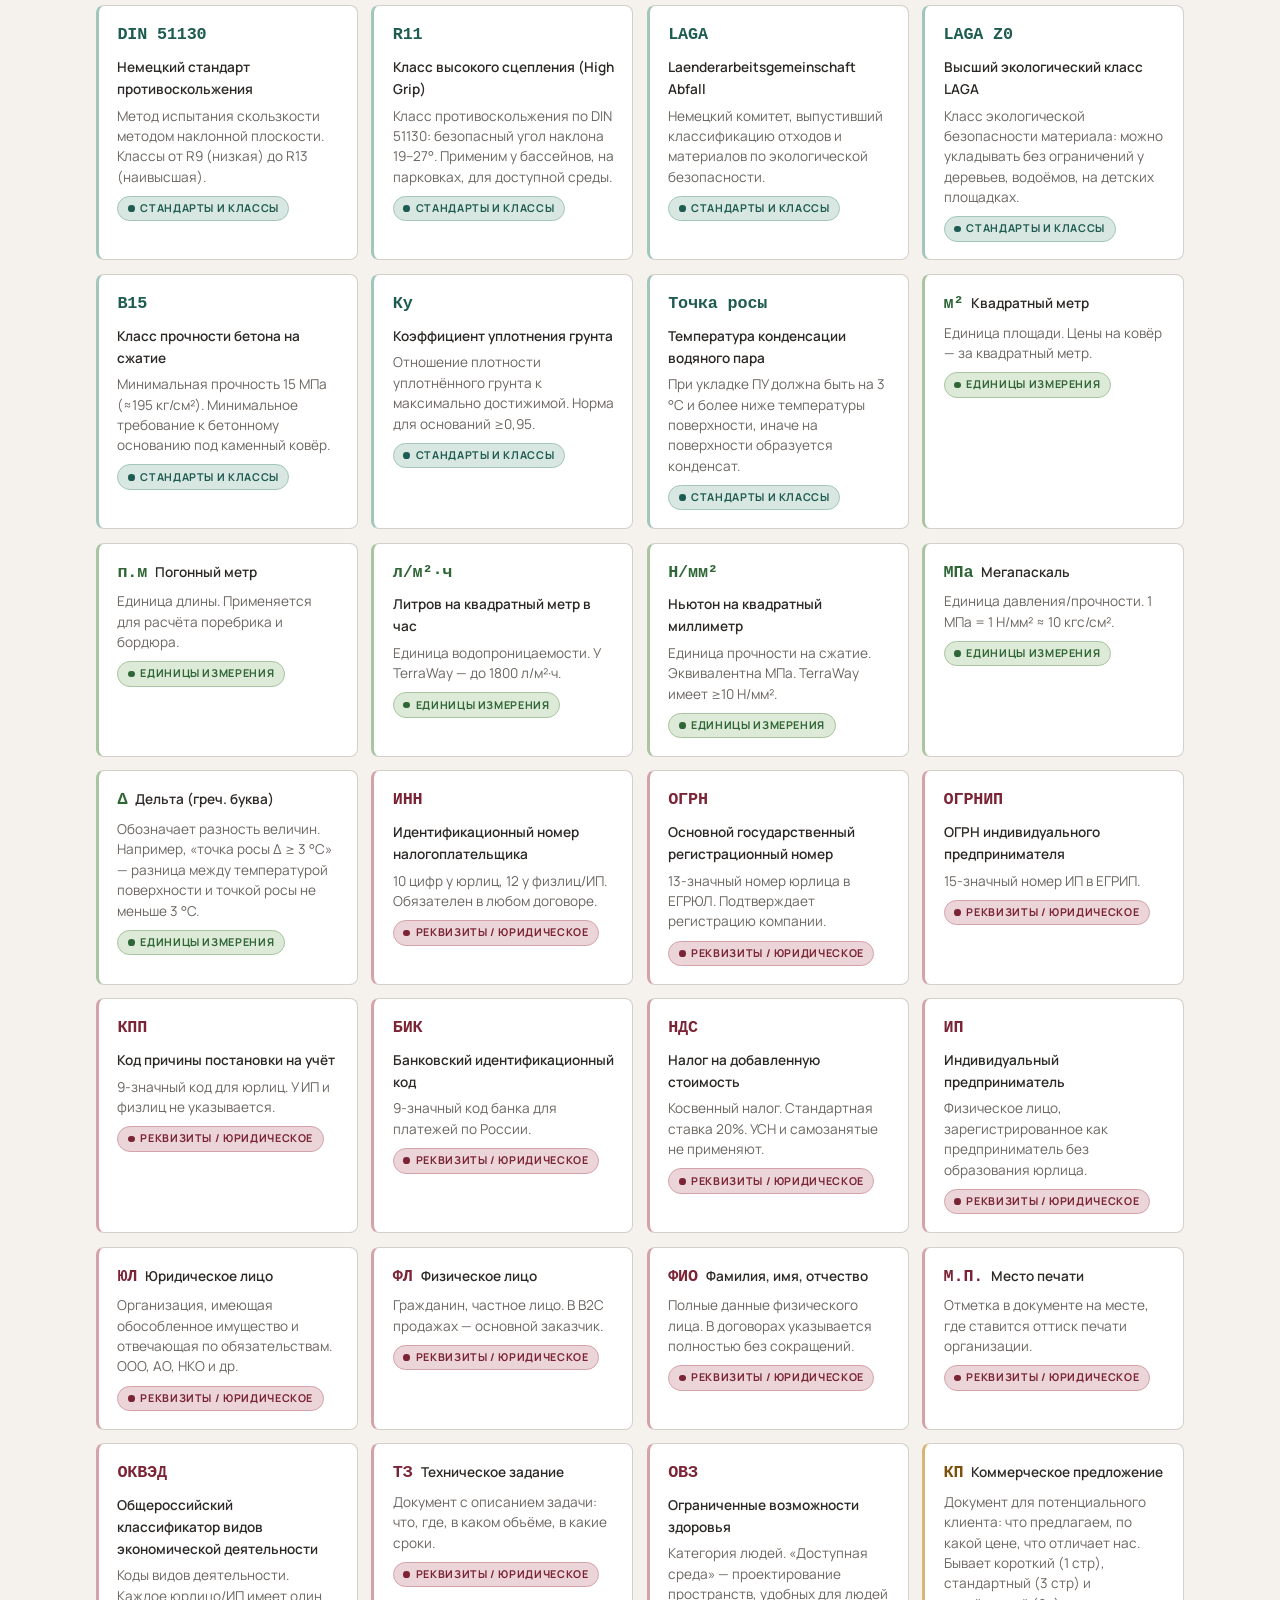
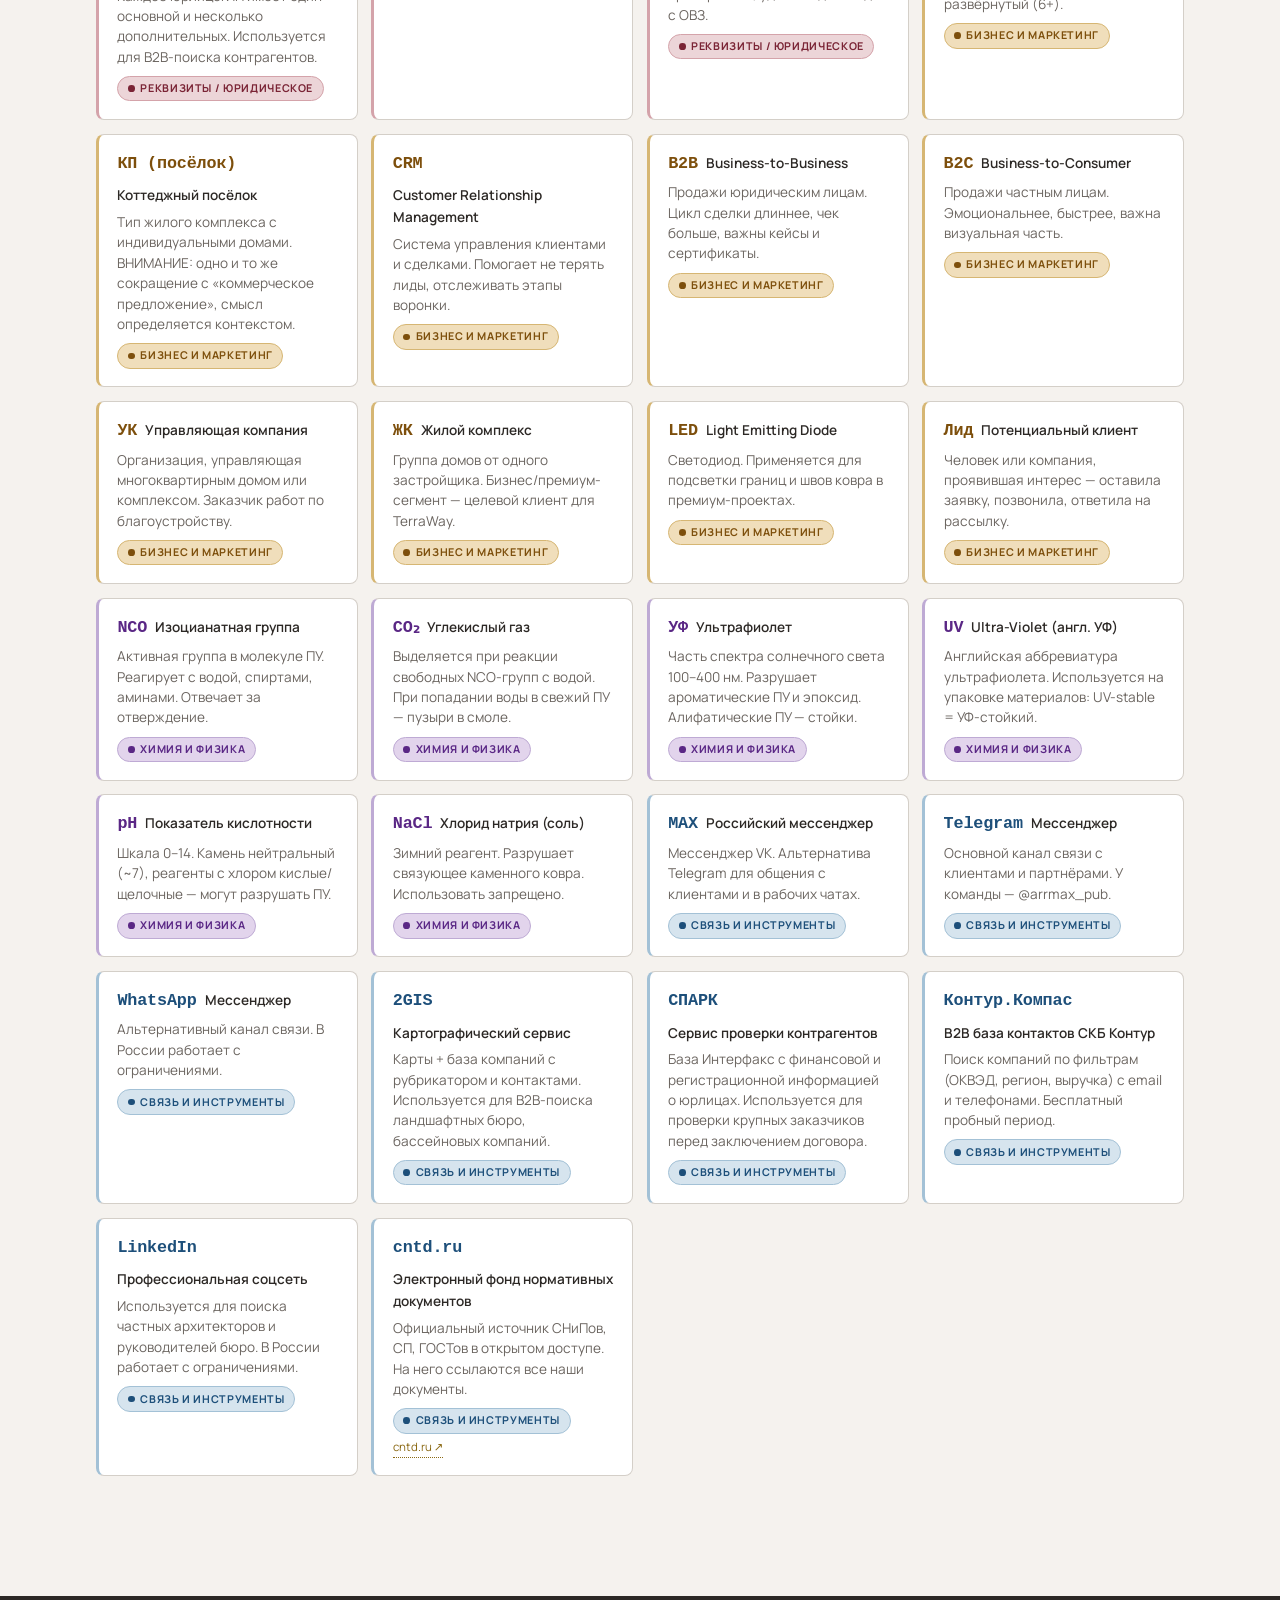
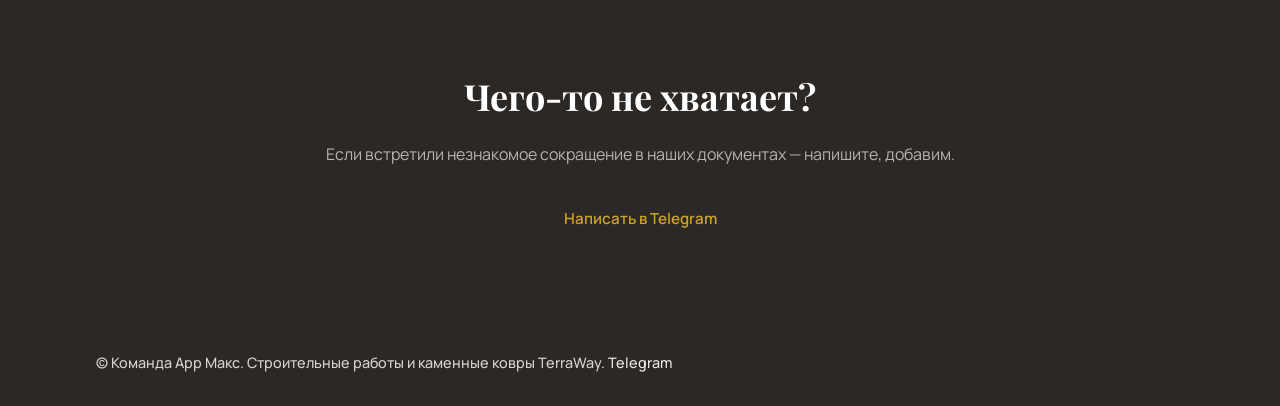
<file: glossary.html>
<!DOCTYPE html>
<html lang="ru">
<head>
  <meta charset="UTF-8">
  <meta name="viewport" content="width=device-width, initial-scale=1.0">
  <title>Глоссарий — все сокращения и термины | TerraWay</title>
  <meta name="description" content="Все сокращения, нормативы и термины, используемые в проекте: ПУ, СНиП, ГОСТ, R11, LAGA Z0 и другие. С поиском и категориями.">
  <link rel="preconnect" href="https://fonts.googleapis.com">
  <link rel="preconnect" href="https://fonts.gstatic.com" crossorigin>
  <link href="https://fonts.googleapis.com/css2?family=Manrope:wght@400;500;600;700&family=Playfair+Display:wght@600;700&display=swap" rel="stylesheet">
  <link rel="stylesheet" href="styles.css">
  <style>
    /* hero */
    .gl-hero {
      padding: 6rem 0 2.5rem;
      background: var(--color-dark);
      color: #fff;
      text-align: center;
    }
    .gl-hero__title {
      font-family: var(--font-display);
      font-size: clamp(1.8rem, 4vw, 2.8rem);
      font-weight: 700;
      margin: 0 0 .5rem;
      color: #fff;
    }
    .gl-hero__lead {
      font-size: 1rem;
      color: rgba(255,255,255,.65);
      max-width: 540px;
      margin: 0 auto;
    }
    .breadcrumb { font-size: .85rem; color: var(--color-text-muted); margin: 2rem 0 1rem; }
    .breadcrumb a { color: var(--color-accent); }

    /* sticky search bar */
    .gl-search-bar {
      position: sticky;
      top: 4rem;
      z-index: 50;
      background: rgba(245, 242, 238, 0.95);
      backdrop-filter: blur(8px);
      padding: 1rem 0;
      border-bottom: 1px solid var(--color-border);
      margin-bottom: 1.5rem;
    }
    .gl-search-input-wrap {
      position: relative;
      max-width: 560px;
      margin: 0 auto;
    }
    .gl-search-input {
      width: 100%;
      font-family: var(--font-sans);
      font-size: 1rem;
      padding: .7rem 2.6rem .7rem 1rem;
      border: 1px solid var(--color-border);
      border-radius: var(--radius);
      background: #fff;
      color: var(--color-text);
      outline: none;
      transition: border-color .15s, box-shadow .15s;
    }
    .gl-search-input:focus {
      border-color: var(--color-accent);
      box-shadow: 0 0 0 3px rgba(139,105,20,.12);
    }
    .gl-search-icon {
      position: absolute;
      right: .85rem; top: 50%;
      transform: translateY(-50%);
      pointer-events: none;
      color: var(--color-text-muted);
      font-size: 1.1rem;
    }
    .gl-search-meta {
      max-width: 560px;
      margin: .5rem auto 0;
      font-size: .8rem;
      color: var(--color-text-muted);
      display: flex;
      justify-content: space-between;
      align-items: center;
    }
    .gl-fuzzy-toggle {
      display: inline-flex; align-items: center; gap: .35rem;
      font-family: inherit;
      font-size: .8rem;
      background: none; border: 1px solid var(--color-border);
      padding: .25rem .6rem; border-radius: 4px;
      color: var(--color-text-muted); cursor: pointer;
    }
    .gl-fuzzy-toggle.active { background: var(--color-accent); color: #fff; border-color: var(--color-accent); }

    /* category chips */
    .gl-cats {
      display: flex;
      flex-wrap: wrap;
      gap: .4rem;
      margin: 0 0 2rem;
      padding: 0;
      list-style: none;
      justify-content: center;
    }
    /* ── Category palette (soft tints, deep text) ─────────────── */
    [data-cat="tech"]  { --cat-bg: #f0e3c6; --cat-fg: #735112; --cat-bd: #d6c08a; }
    [data-cat="norm"]  { --cat-bg: #dde4f0; --cat-fg: #2c4773; --cat-bd: #afbed6; }
    [data-cat="sp"]    { --cat-bg: #e2dfd6; --cat-fg: #4a4338; --cat-bd: #c1b9a6; }
    [data-cat="std"]   { --cat-bg: #d8e7e2; --cat-fg: #1e5b50; --cat-bd: #a3c6bc; }
    [data-cat="unit"]  { --cat-bg: #ddead7; --cat-fg: #2f6635; --cat-bd: #a8c4a0; }
    [data-cat="legal"] { --cat-bg: #ecd5d8; --cat-fg: #7a2435; --cat-bd: #d4a3aa; }
    [data-cat="biz"]   { --cat-bg: #f0debb; --cat-fg: #7d4f0c; --cat-bd: #d6b673; }
    [data-cat="chem"]  { --cat-bg: #e2d4ec; --cat-fg: #5a2785; --cat-bd: #beaad4; }
    [data-cat="tool"]  { --cat-bg: #d6e4ee; --cat-fg: #1d4f7a; --cat-bd: #a3c1d6; }

    .gl-cat-chip {
      font-family: inherit;
      font-size: .78rem;
      font-weight: 600;
      padding: .35rem .9rem .35rem 1.85rem;
      border: 1px solid var(--color-border);
      background: var(--color-surface);
      color: var(--color-text);
      border-radius: 999px;
      cursor: pointer;
      transition: all .18s;
      position: relative;
    }
    .gl-cat-chip::before {
      content: '';
      position: absolute;
      left: .7rem;
      top: 50%;
      width: .55rem; height: .55rem;
      border-radius: 50%;
      background: var(--cat-fg, var(--color-text-muted));
      transform: translateY(-50%);
      transition: transform .2s;
    }
    .gl-cat-chip[data-cat="all"] { padding-left: .9rem; }
    .gl-cat-chip[data-cat="all"]::before { display: none; }
    .gl-cat-chip:hover {
      border-color: var(--cat-bd, var(--color-accent));
      background: var(--cat-bg, var(--color-surface));
      color: var(--cat-fg, var(--color-accent));
    }
    .gl-cat-chip.active {
      background: var(--cat-fg, var(--color-dark));
      color: var(--cat-bg, #fff);
      border-color: var(--cat-fg, var(--color-dark));
    }
    .gl-cat-chip.active::before { background: var(--cat-bg, #fff); }
    .gl-cat-chip[data-cat="all"].active {
      background: var(--color-dark); color: #fff; border-color: var(--color-dark);
    }
    .gl-cat-count {
      font-size: .68rem;
      opacity: .6;
      margin-left: .3rem;
    }

    /* grid */
    .gl-grid {
      display: grid;
      grid-template-columns: repeat(auto-fill, minmax(260px, 1fr));
      gap: .85rem;
      margin: 0 0 3rem;
    }
    .gl-card {
      background: var(--color-surface);
      border: 1px solid var(--color-border);
      border-left: 3px solid var(--cat-bd, var(--color-accent));
      border-radius: var(--radius);
      padding: 1rem 1.15rem 1.1rem;
      transition: transform .2s cubic-bezier(.2,.6,.3,1), box-shadow .2s, border-left-color .2s;
      position: relative;
    }
    .gl-card:hover {
      transform: translateY(-3px);
      box-shadow: 0 6px 18px rgba(44, 40, 37, 0.10);
      border-left-color: var(--cat-fg, var(--color-accent));
    }
    .gl-card__head {
      display: flex;
      align-items: baseline;
      gap: .5rem;
      flex-wrap: wrap;
      margin-bottom: .3rem;
    }
    .gl-card__short {
      font-family: ui-monospace, 'SF Mono', Menlo, monospace;
      font-size: 1.05rem;
      font-weight: 700;
      color: var(--cat-fg, var(--color-accent));
      letter-spacing: -0.01em;
    }
    .gl-card__full {
      font-size: .85rem;
      color: var(--color-dark);
      font-weight: 600;
    }
    .gl-card__desc {
      font-size: .85rem;
      color: var(--color-text-muted);
      line-height: 1.5;
      margin: 0;
    }
    .gl-card__meta {
      margin-top: .55rem;
      display: flex;
      flex-wrap: wrap;
      gap: .3rem;
    }
    .gl-card__cat {
      font-size: .67rem;
      font-weight: 700;
      letter-spacing: .06em;
      text-transform: uppercase;
      color: var(--cat-fg, var(--color-text-muted));
      background: var(--cat-bg, var(--color-bg-alt));
      border: 1px solid var(--cat-bd, transparent);
      padding: .2rem .6rem;
      border-radius: 999px;
      display: inline-flex;
      align-items: center;
      gap: .35rem;
    }
    .gl-card__cat::before {
      content: '';
      width: .42rem; height: .42rem;
      border-radius: 50%;
      background: var(--cat-fg, currentColor);
    }
    .gl-card__link {
      font-size: .72rem;
      color: var(--color-accent);
      border-bottom: 1px dotted currentColor;
    }
    .gl-card__link:hover { color: var(--color-accent-hover); }

    /* highlight matched substring */
    .gl-hit {
      background: #fdf3c4;
      padding: 0 1px;
      border-radius: 2px;
    }
    .gl-card--fuzzy {
      border-left-color: #c4923f;
    }
    .gl-card__similarity {
      font-size: .65rem;
      font-style: italic;
      color: var(--color-text-muted);
      margin-left: auto;
    }

    /* empty */
    .gl-empty {
      text-align: center;
      padding: 3rem 1rem;
      color: var(--color-text-muted);
    }
    .gl-empty__icon { font-size: 2.5rem; }
    .gl-empty__sug { font-size: .9rem; margin-top: .5rem; }
    .gl-empty__sug strong { color: var(--color-accent); cursor: pointer; border-bottom: 1px dotted currentColor; }

    @media (max-width: 640px) {
      .gl-search-bar { top: 3.5rem; padding: .75rem 0; }
    }
  </style>
</head>
<body>
  <header class="header">
    <div class="container header__inner">
      <a href="./" class="logo">Арр Макс</a>
      <nav class="nav">
        <a href="./#terraway">О TerraWay</a>
        <a href="norm_details.html">Технология</a>
        <a href="success.html">Чек-лист</a>
        <a href="calc/">Калькулятор</a>
        <a href="./#contact">Контакты</a>
      </nav>
    </div>
  </header>

  <main>
    <section class="gl-hero">
      <div class="container">
        <h1 class="gl-hero__title">Глоссарий</h1>
        <p class="gl-hero__lead">Все сокращения, нормативы и термины, которые встречаются в наших документах, договорах и материалах</p>
      </div>
    </section>

    <section class="section">
      <div class="container">
        <p class="breadcrumb"><a href="./">Главная</a> → Глоссарий</p>

        <div class="gl-search-bar">
          <div class="container" style="padding:0">
            <div class="gl-search-input-wrap">
              <input
                type="text"
                id="glSearch"
                class="gl-search-input"
                placeholder="Поиск термина или сокращения…"
                autocomplete="off"
                spellcheck="false"
              >
              <span class="gl-search-icon">🔍</span>
            </div>
            <div class="gl-search-meta">
              <span id="glCount"></span>
              <button class="gl-fuzzy-toggle active" id="glFuzzyToggle" type="button" title="Включает поиск по приближению (расстояние Левенштейна)">
                <span>≈</span> Нечёткий поиск
              </button>
            </div>
          </div>
        </div>

        <ul class="gl-cats" id="glCats"></ul>

        <div class="gl-grid" id="glGrid"></div>

        <div class="gl-empty" id="glEmpty" hidden>
          <div class="gl-empty__icon">🤔</div>
          <p>Ничего не нашлось.</p>
          <p class="gl-empty__sug" id="glSug"></p>
        </div>
      </div>
    </section>

    <section class="section section--dark">
      <div class="container" style="text-align:center">
        <h2 class="section__title" style="color:#fff">Чего-то не хватает?</h2>
        <p style="color:rgba(255,255,255,.65); margin-bottom:1.5rem">Если встретили незнакомое сокращение в наших документах — напишите, добавим.</p>
        <a href="https://t.me/arrmax_pub" target="_blank" rel="noopener" class="btn btn--outline">Написать в Telegram</a>
      </div>
    </section>
  </main>

  <footer class="footer">
    <div class="container footer__inner">
      <p class="footer__copy">© Команда Арр Макс. Строительные работы и каменные ковры TerraWay. <a href="https://t.me/arrmax_pub" target="_blank" rel="noopener">Telegram</a></p>
    </div>
  </footer>

  <script>
    // ───────────────────────────────────────────────────────────────────
    //  GLOSSARY DATA
    // ───────────────────────────────────────────────────────────────────
    const CATEGORIES = {
      tech:   'Технология и материалы',
      norm:   'Нормативные документы',
      sp:     'Конкретные СП / ГОСТ',
      std:    'Стандарты и классы',
      unit:   'Единицы измерения',
      legal:  'Реквизиты / юридическое',
      biz:    'Бизнес и маркетинг',
      chem:   'Химия и физика',
      tool:   'Связь и инструменты',
    };

    const TERMS = [
      // ─── Технология и материалы ─────────────────────────────────────
      { s: 'TerraWay®',      f: 'Швейцарская технология каменного ковра',
        d: 'Запатентованная технология бесшовного водопроницаемого покрытия из натурального камня, связанного полиуретаном. 30+ лет в эксплуатации.', c: 'tech',
        link: { href: 'norm_details.html', text: 'технология' } },
      { s: 'ПУ',             f: 'Полиуретан',
        d: 'Класс полимеров на основе уретановых связей. Основной тип связующего в каменном ковре. Эластичен, водостоек, устойчив к УФ (алифатический).', c: 'tech' },
      { s: '1К',             f: 'Однокомпонентный (полиуретан)',
        d: 'ПУ, отверждающийся реакцией с влагой воздуха. Используется в герметиках и пенах. Для каменного ковра не подходит.', c: 'tech' },
      { s: '2К',             f: 'Двухкомпонентный (полиуретан)',
        d: 'Смешивается из компонентов A+B перед укладкой. Стабильное отверждение независимо от влажности. Применяется в TerraWay.', c: 'tech' },
      { s: 'Алифатический ПУ', f: 'УФ-стойкий полиуретан',
        d: 'Тип ПУ с устойчивостью к ультрафиолету. Не желтеет на солнце. Применяется для наружных работ. Дороже ароматического.', c: 'tech' },
      { s: 'Ароматический ПУ', f: 'Полиуретан с ароматическими группами',
        d: 'Дешёвый ПУ, желтеет на УФ через 1–2 сезона. Только для интерьеров и закрытых пространств.', c: 'tech' },
      { s: 'ПУ-эластомер',   f: 'Литьевой полиуретан',
        d: 'Гибкий ПУ, как резина. Применяется для покрытий стадионов и беговых дорожек.', c: 'tech' },
      { s: 'Эпоксид',        f: 'Эпоксидная смола',
        d: 'Жёсткое связующее. Высокая адгезия, но хрупкая на морозе и желтеет на УФ. Не подходит для уличного каменного ковра.', c: 'tech' },
      { s: 'Праймер',        f: 'Грунт для адгезии',
        d: 'Полиуретановый или эпоксидный состав, наносится на основание перед укладкой ковра. Улучшает сцепление.', c: 'tech' },
      { s: 'Фракция',        f: 'Размер каменной крошки',
        d: 'Диапазон размеров частиц камня в мм. Для TerraWay стандарт — 3–5 мм. Премиум — спецсмеси разных фракций.', c: 'tech' },
      { s: 'Поребрик',       f: 'Бордюрный камень',
        d: 'Жёсткое каменное обрамление по периметру покрытия. Без него ковёр расползается через 1–2 сезона морозного пучения.', c: 'tech' },
      { s: 'Отмостка',       f: 'Защитная полоса вокруг дома',
        d: 'Полоса покрытия по периметру фасада, защищающая фундамент от воды. Уклон 1–2% от стены.', c: 'tech' },
      { s: 'Геотекстиль',    f: 'Нетканое полотно (150–200 г/м²)',
        d: 'Прокладка под щебеночную подушку. Препятствует смешению фракций и подсосу грунта.', c: 'tech' },
      { s: 'Каменный ковёр', f: 'Бесшовное покрытие из камня и связующего',
        d: 'Композит из натуральной каменной крошки и полимерного связующего. Уложенный вручную имеет вид монолитной поверхности.', c: 'tech' },
      { s: 'Мытый бетон',    f: 'Технология с обнажённой галькой',
        d: 'Поверхность бетона смывается до укладки полностью, обнажая камни. Альтернатива TerraWay для въездов и площадок.', c: 'tech' },
      { s: 'Школьный камень', f: 'Мелкая каменная крошка',
        d: 'Камень фракции 2–4 мм, часто используется в каменном ковре. Назван по типичному использованию в школьных площадках.', c: 'tech' },
      { s: 'Шурфление',      f: 'Контрольные ямы для диагностики',
        d: 'Выкапывание небольших ям (2–3 шт. на участке от 30 м²) для проверки структуры основания на глубине.', c: 'tech' },
      { s: 'Виброплита',     f: 'Инструмент уплотнения',
        d: 'Машина для уплотнения щебня/грунта вибрацией. Минимум 4 прохода для достижения нормативного Ку.', c: 'tech' },
      { s: 'pot life',       f: 'Время жизнеспособности смеси',
        d: 'Период от смешивания до начала отверждения. Для ПУ 2К при +20 °C — 25–40 минут. После этого смесь в отвал.', c: 'tech' },

      // ─── Нормативные документы (общие) ───────────────────────────────
      { s: 'СНиП',           f: 'Строительные нормы и правила',
        d: 'Нормативные документы СССР/РФ, регламентирующие строительство. Большинство переизданы как СП.', c: 'norm' },
      { s: 'СП',             f: 'Свод правил',
        d: 'Актуализированная редакция СНиПов. Содержит обязательные и рекомендуемые требования.', c: 'norm' },
      { s: 'ГОСТ',           f: 'Государственный стандарт',
        d: 'Межгосударственный или национальный стандарт. Определяет требования к продукции и методам испытаний.', c: 'norm' },
      { s: 'ОСТ',            f: 'Отраслевой стандарт',
        d: 'Стандарт отрасли промышленности. Применяется реже ГОСТ.', c: 'norm' },
      { s: 'ТУ',             f: 'Технические условия',
        d: 'Документ производителя на конкретную продукцию. Заменяет ГОСТ для уникальных изделий.', c: 'norm' },
      { s: 'СанПиН',         f: 'Санитарные правила и нормы',
        d: 'Документы Роспотребнадзора. Регулируют санитарно-эпидемиологические требования.', c: 'norm' },
      { s: 'ТР ТС',          f: 'Технический регламент Таможенного союза',
        d: 'Документ ЕАЭС, устанавливающий обязательные требования к безопасности продукции.', c: 'norm' },
      { s: 'ГК РФ',          f: 'Гражданский кодекс Российской Федерации',
        d: 'Кодифицированный закон РФ. Главы 37–38 регулируют договор подряда и его виды.', c: 'norm',
        link: { href: 'https://docs.cntd.ru/document/9027703', text: 'cntd.ru' } },
      { s: 'ФЗ',             f: 'Федеральный закон',
        d: 'Нормативный акт РФ. Например, 152-ФЗ «О персональных данных», 44-ФЗ о госзакупках.', c: 'norm' },

      // ─── Конкретные СП / ГОСТ ─────────────────────────────────────────
      { s: 'СП 82.13330.2016', f: 'Благоустройство территорий',
        d: 'Основной СП по мощёным поверхностям. Требования к уклонам, водоотведению, ровности.', c: 'sp',
        link: { href: 'https://docs.cntd.ru/document/456054205', text: 'открыть' } },
      { s: 'СП 45.13330.2017', f: 'Основания зданий и сооружений',
        d: 'Уплотнение грунтов, контроль коэффициента уплотнения Ку. Применяется на этапе подготовки основания.', c: 'sp',
        link: { href: 'https://docs.cntd.ru/document/456069588', text: 'открыть' } },
      { s: 'СП 78.13330.2012', f: 'Автомобильные дороги',
        d: 'Конструкция дорожных одежд, требования к щебеночным подушкам.', c: 'sp',
        link: { href: 'https://docs.cntd.ru/document/871001237', text: 'открыть' } },
      { s: 'СП 48.13330.2019', f: 'Организация строительства',
        d: 'Журналы работ, промежуточные акты, документооборот на стройплощадке.', c: 'sp',
        link: { href: 'https://docs.cntd.ru/document/554403082', text: 'открыть' } },
      { s: 'СП 71.13330.2017', f: 'Изоляционные и отделочные покрытия',
        d: 'Приёмка отделки, допуски ровности, нормы оценки качества.', c: 'sp',
        link: { href: 'https://docs.cntd.ru/document/871001100', text: 'открыть' } },
      { s: 'СП 131.13330.2020', f: 'Строительная климатология',
        d: 'Температурные и влажностные нормативы для производства работ.', c: 'sp',
        link: { href: 'https://docs.cntd.ru/document/573659358', text: 'открыть' } },
      { s: 'СП 32.13330.2018', f: 'Канализация. Наружные сети',
        d: 'Расчёт водоотведения и ливневой канализации.', c: 'sp',
        link: { href: 'https://docs.cntd.ru/document/456056452', text: 'открыть' } },
      { s: 'ГОСТ 8267-93',    f: 'Щебень и гравий из плотных горных пород',
        d: 'Фракции, прочность, морозостойкость. Применим к основанию и наполнителю.', c: 'sp',
        link: { href: 'https://docs.cntd.ru/document/9054183', text: 'открыть' } },
      { s: 'ГОСТ 6665-91',    f: 'Камни бортовые из горных пород',
        d: 'Бортовые (поребриковые) камни — размеры, методы испытаний.', c: 'sp' },
      { s: 'ГОСТ 18105-2018', f: 'Контроль прочности бетона',
        d: 'Методы определения класса прочности бетона на сжатие.', c: 'sp' },
      { s: 'СНиП 12-03-2001', f: 'Безопасность труда в строительстве. Часть 1',
        d: 'Общие требования безопасности, ограждения, средства индивидуальной защиты.', c: 'sp',
        link: { href: 'https://docs.cntd.ru/document/901794520', text: 'открыть' } },
      { s: 'СНиП 12-04-2002', f: 'Безопасность труда в строительстве. Часть 2',
        d: 'Производство работ — конкретные требования по видам работ.', c: 'sp',
        link: { href: 'https://docs.cntd.ru/document/901829466', text: 'открыть' } },

      // ─── Стандарты и классы ───────────────────────────────────────────
      { s: 'DIN 51130',      f: 'Немецкий стандарт противоскольжения',
        d: 'Метод испытания скользкости методом наклонной плоскости. Классы от R9 (низкая) до R13 (наивысшая).', c: 'std' },
      { s: 'R11',            f: 'Класс высокого сцепления (High Grip)',
        d: 'Класс противоскольжения по DIN 51130: безопасный угол наклона 19–27°. Применим у бассейнов, на парковках, для доступной среды.', c: 'std' },
      { s: 'LAGA',           f: 'Laenderarbeitsgemeinschaft Abfall',
        d: 'Немецкий комитет, выпустивший классификацию отходов и материалов по экологической безопасности.', c: 'std' },
      { s: 'LAGA Z0',        f: 'Высший экологический класс LAGA',
        d: 'Класс экологической безопасности материала: можно укладывать без ограничений у деревьев, водоёмов, на детских площадках.', c: 'std' },
      { s: 'B15',            f: 'Класс прочности бетона на сжатие',
        d: 'Минимальная прочность 15 МПа (≈195 кг/см²). Минимальное требование к бетонному основанию под каменный ковёр.', c: 'std' },
      { s: 'Ку',             f: 'Коэффициент уплотнения грунта',
        d: 'Отношение плотности уплотнённого грунта к максимально достижимой. Норма для оснований ≥0,95.', c: 'std' },
      { s: 'Точка росы',     f: 'Температура конденсации водяного пара',
        d: 'При укладке ПУ должна быть на 3 °C и более ниже температуры поверхности, иначе на поверхности образуется конденсат.', c: 'std' },

      // ─── Единицы измерения ────────────────────────────────────────────
      { s: 'м²',             f: 'Квадратный метр',
        d: 'Единица площади. Цены на ковёр — за квадратный метр.', c: 'unit' },
      { s: 'п.м',            f: 'Погонный метр',
        d: 'Единица длины. Применяется для расчёта поребрика и бордюра.', c: 'unit' },
      { s: 'л/м²·ч',         f: 'Литров на квадратный метр в час',
        d: 'Единица водопроницаемости. У TerraWay — до 1800 л/м²·ч.', c: 'unit' },
      { s: 'Н/мм²',          f: 'Ньютон на квадратный миллиметр',
        d: 'Единица прочности на сжатие. Эквивалентна МПа. TerraWay имеет ≥10 Н/мм².', c: 'unit' },
      { s: 'МПа',            f: 'Мегапаскаль',
        d: 'Единица давления/прочности. 1 МПа = 1 Н/мм² ≈ 10 кгс/см².', c: 'unit' },
      { s: 'Δ',              f: 'Дельта (греч. буква)',
        d: 'Обозначает разность величин. Например, «точка росы Δ ≥ 3 °C» — разница между температурой поверхности и точкой росы не меньше 3 °C.', c: 'unit' },

      // ─── Реквизиты / юридическое ──────────────────────────────────────
      { s: 'ИНН',            f: 'Идентификационный номер налогоплательщика',
        d: '10 цифр у юрлиц, 12 у физлиц/ИП. Обязателен в любом договоре.', c: 'legal' },
      { s: 'ОГРН',           f: 'Основной государственный регистрационный номер',
        d: '13-значный номер юрлица в ЕГРЮЛ. Подтверждает регистрацию компании.', c: 'legal' },
      { s: 'ОГРНИП',         f: 'ОГРН индивидуального предпринимателя',
        d: '15-значный номер ИП в ЕГРИП.', c: 'legal' },
      { s: 'КПП',            f: 'Код причины постановки на учёт',
        d: '9-значный код для юрлиц. У ИП и физлиц не указывается.', c: 'legal' },
      { s: 'БИК',            f: 'Банковский идентификационный код',
        d: '9-значный код банка для платежей по России.', c: 'legal' },
      { s: 'НДС',            f: 'Налог на добавленную стоимость',
        d: 'Косвенный налог. Стандартная ставка 20%. УСН и самозанятые не применяют.', c: 'legal' },
      { s: 'ИП',             f: 'Индивидуальный предприниматель',
        d: 'Физическое лицо, зарегистрированное как предприниматель без образования юрлица.', c: 'legal' },
      { s: 'ЮЛ',             f: 'Юридическое лицо',
        d: 'Организация, имеющая обособленное имущество и отвечающая по обязательствам. ООО, АО, НКО и др.', c: 'legal' },
      { s: 'ФЛ',             f: 'Физическое лицо',
        d: 'Гражданин, частное лицо. В B2C продажах — основной заказчик.', c: 'legal' },
      { s: 'ФИО',            f: 'Фамилия, имя, отчество',
        d: 'Полные данные физического лица. В договорах указывается полностью без сокращений.', c: 'legal' },
      { s: 'М.П.',           f: 'Место печати',
        d: 'Отметка в документе на месте, где ставится оттиск печати организации.', c: 'legal' },
      { s: 'ОКВЭД',          f: 'Общероссийский классификатор видов экономической деятельности',
        d: 'Коды видов деятельности. Каждое юрлицо/ИП имеет один основной и несколько дополнительных. Используется для B2B-поиска контрагентов.', c: 'legal' },
      { s: 'ТЗ',             f: 'Техническое задание',
        d: 'Документ с описанием задачи: что, где, в каком объёме, в какие сроки.', c: 'legal' },
      { s: 'ОВЗ',            f: 'Ограниченные возможности здоровья',
        d: 'Категория людей. «Доступная среда» — проектирование пространств, удобных для людей с ОВЗ.', c: 'legal' },

      // ─── Бизнес и маркетинг ───────────────────────────────────────────
      { s: 'КП',             f: 'Коммерческое предложение',
        d: 'Документ для потенциального клиента: что предлагаем, по какой цене, что отличает нас. Бывает короткий (1 стр), стандартный (3 стр) и развёрнутый (6+).', c: 'biz' },
      { s: 'КП (посёлок)',   f: 'Коттеджный посёлок',
        d: 'Тип жилого комплекса с индивидуальными домами. ВНИМАНИЕ: одно и то же сокращение с «коммерческое предложение», смысл определяется контекстом.', c: 'biz' },
      { s: 'CRM',            f: 'Customer Relationship Management',
        d: 'Система управления клиентами и сделками. Помогает не терять лиды, отслеживать этапы воронки.', c: 'biz' },
      { s: 'B2B',            f: 'Business-to-Business',
        d: 'Продажи юридическим лицам. Цикл сделки длиннее, чек больше, важны кейсы и сертификаты.', c: 'biz' },
      { s: 'B2C',            f: 'Business-to-Consumer',
        d: 'Продажи частным лицам. Эмоциональнее, быстрее, важна визуальная часть.', c: 'biz' },
      { s: 'УК',             f: 'Управляющая компания',
        d: 'Организация, управляющая многоквартирным домом или комплексом. Заказчик работ по благоустройству.', c: 'biz' },
      { s: 'ЖК',             f: 'Жилой комплекс',
        d: 'Группа домов от одного застройщика. Бизнес/премиум-сегмент — целевой клиент для TerraWay.', c: 'biz' },
      { s: 'LED',            f: 'Light Emitting Diode',
        d: 'Светодиод. Применяется для подсветки границ и швов ковра в премиум-проектах.', c: 'biz' },
      { s: 'Лид',            f: 'Потенциальный клиент',
        d: 'Человек или компания, проявившая интерес — оставила заявку, позвонила, ответила на рассылку.', c: 'biz' },

      // ─── Химия и физика ───────────────────────────────────────────────
      { s: 'NCO',            f: 'Изоцианатная группа',
        d: 'Активная группа в молекуле ПУ. Реагирует с водой, спиртами, аминами. Отвечает за отверждение.', c: 'chem' },
      { s: 'CO₂',            f: 'Углекислый газ',
        d: 'Выделяется при реакции свободных NCO-групп с водой. При попадании воды в свежий ПУ — пузыри в смоле.', c: 'chem' },
      { s: 'УФ',             f: 'Ультрафиолет',
        d: 'Часть спектра солнечного света 100–400 нм. Разрушает ароматические ПУ и эпоксид. Алифатические ПУ — стойки.', c: 'chem' },
      { s: 'UV',             f: 'Ultra-Violet (англ. УФ)',
        d: 'Английская аббревиатура ультрафиолета. Используется на упаковке материалов: UV-stable = УФ-стойкий.', c: 'chem' },
      { s: 'pH',             f: 'Показатель кислотности',
        d: 'Шкала 0–14. Камень нейтральный (~7), реагенты с хлором кислые/щелочные — могут разрушать ПУ.', c: 'chem' },
      { s: 'NaCl',           f: 'Хлорид натрия (соль)',
        d: 'Зимний реагент. Разрушает связующее каменного ковра. Использовать запрещено.', c: 'chem' },

      // ─── Связь и инструменты ──────────────────────────────────────────
      { s: 'MAX',            f: 'Российский мессенджер',
        d: 'Мессенджер VK. Альтернатива Telegram для общения с клиентами и в рабочих чатах.', c: 'tool' },
      { s: 'Telegram',       f: 'Мессенджер',
        d: 'Основной канал связи с клиентами и партнёрами. У команды — @arrmax_pub.', c: 'tool' },
      { s: 'WhatsApp',       f: 'Мессенджер',
        d: 'Альтернативный канал связи. В России работает с ограничениями.', c: 'tool' },
      { s: '2GIS',           f: 'Картографический сервис',
        d: 'Карты + база компаний с рубрикатором и контактами. Используется для B2B-поиска ландшафтных бюро, бассейновых компаний.', c: 'tool' },
      { s: 'СПАРК',          f: 'Сервис проверки контрагентов',
        d: 'База Интерфакс с финансовой и регистрационной информацией о юрлицах. Используется для проверки крупных заказчиков перед заключением договора.', c: 'tool' },
      { s: 'Контур.Компас',  f: 'B2B база контактов СКБ Контур',
        d: 'Поиск компаний по фильтрам (ОКВЭД, регион, выручка) с email и телефонами. Бесплатный пробный период.', c: 'tool' },
      { s: 'LinkedIn',       f: 'Профессиональная соцсеть',
        d: 'Используется для поиска частных архитекторов и руководителей бюро. В России работает с ограничениями.', c: 'tool' },
      { s: 'cntd.ru',        f: 'Электронный фонд нормативных документов',
        d: 'Официальный источник СНиПов, СП, ГОСТов в открытом доступе. На него ссылаются все наши документы.', c: 'tool',
        link: { href: 'https://docs.cntd.ru', text: 'cntd.ru' } },
    ];

    // ───────────────────────────────────────────────────────────────────
    //  LEVENSHTEIN DISTANCE
    // ───────────────────────────────────────────────────────────────────
    function levenshtein(a, b) {
      a = a.toLowerCase(); b = b.toLowerCase();
      const m = a.length, n = b.length;
      if (!m) return n; if (!n) return m;
      let prev = new Array(n + 1);
      let curr = new Array(n + 1);
      for (let j = 0; j <= n; j++) prev[j] = j;
      for (let i = 1; i <= m; i++) {
        curr[0] = i;
        for (let j = 1; j <= n; j++) {
          const cost = a[i-1] === b[j-1] ? 0 : 1;
          curr[j] = Math.min(curr[j-1] + 1, prev[j] + 1, prev[j-1] + cost);
        }
        [prev, curr] = [curr, prev];
      }
      return prev[n];
    }

    function scoreTerm(term, q) {
      if (!q) return 1;
      const ql = q.toLowerCase();
      const fields = [term.s, term.f, term.d].filter(Boolean);

      // 1. exact substring → 1.0
      for (const f of fields) {
        if (f.toLowerCase().includes(ql)) return 1.0;
      }

      // 2. Levenshtein on short / full only (description too long & noisy)
      const compact = [term.s, term.f];
      let best = 0;
      for (const f of compact) {
        // Try query against the full field
        const fl = f.toLowerCase();
        const dist = levenshtein(ql, fl);
        const sim = 1 - dist / Math.max(ql.length, fl.length);
        if (sim > best) best = sim;

        // Try query against each word of the field
        for (const word of fl.split(/[\s.\-/_,()]+/).filter(Boolean)) {
          const d = levenshtein(ql, word);
          const s = 1 - d / Math.max(ql.length, word.length);
          if (s > best) best = s;
        }
      }
      return best;
    }

    function escapeHtml(s) {
      return s.replace(/[&<>"']/g, c => ({'&':'&amp;','<':'&lt;','>':'&gt;','"':'&quot;',"'":'&#39;'}[c]));
    }

    function highlight(text, q) {
      if (!q) return escapeHtml(text);
      const idx = text.toLowerCase().indexOf(q.toLowerCase());
      if (idx === -1) return escapeHtml(text);
      const before = escapeHtml(text.slice(0, idx));
      const hit    = escapeHtml(text.slice(idx, idx + q.length));
      const after  = escapeHtml(text.slice(idx + q.length));
      return `${before}<span class="gl-hit">${hit}</span>${after}`;
    }

    // ───────────────────────────────────────────────────────────────────
    //  RENDER
    // ───────────────────────────────────────────────────────────────────
    const $grid  = document.getElementById('glGrid');
    const $empty = document.getElementById('glEmpty');
    const $sug   = document.getElementById('glSug');
    const $count = document.getElementById('glCount');
    const $cats  = document.getElementById('glCats');
    const $input = document.getElementById('glSearch');
    const $fuzzy = document.getElementById('glFuzzyToggle');

    let activeCat = 'all';
    let fuzzyOn = true;
    let lastQuery = '';

    function renderCats() {
      const counts = { all: TERMS.length };
      TERMS.forEach(t => counts[t.c] = (counts[t.c] || 0) + 1);

      let html = `<li><button type="button" class="gl-cat-chip${activeCat==='all'?' active':''}" data-cat="all">Все <span class="gl-cat-count">${counts.all}</span></button></li>`;
      for (const [k, name] of Object.entries(CATEGORIES)) {
        html += `<li><button type="button" class="gl-cat-chip${activeCat===k?' active':''}" data-cat="${k}">${name} <span class="gl-cat-count">${counts[k]||0}</span></button></li>`;
      }
      $cats.innerHTML = html;
      $cats.querySelectorAll('.gl-cat-chip').forEach(b => {
        b.addEventListener('click', () => {
          activeCat = b.dataset.cat;
          renderCats();
          render();
        });
      });
    }

    function render() {
      const q = lastQuery.trim();

      // 1. filter by category
      let pool = activeCat === 'all' ? TERMS : TERMS.filter(t => t.c === activeCat);

      // 2. score / sort
      let results;
      if (!q) {
        results = pool.map(t => ({ t, score: 1, kind: 'all' }));
      } else {
        const scored = pool.map(t => ({ t, score: scoreTerm(t, q) }));
        // exact-match threshold = 1.0 always shown
        // fuzzy threshold depends on toggle
        const threshold = fuzzyOn ? 0.55 : 1.0;
        results = scored
          .filter(r => r.score >= threshold)
          .map(r => ({ ...r, kind: r.score >= 1 ? 'exact' : 'fuzzy' }))
          .sort((a, b) => b.score - a.score);
      }

      // 3. render
      if (results.length === 0) {
        $grid.innerHTML = '';
        $empty.hidden = false;
        $count.textContent = '';

        // Suggest closest match (regardless of threshold)
        if (q) {
          const allScored = TERMS.map(t => ({ t, score: scoreTerm(t, q) })).sort((a, b) => b.score - a.score);
          const top = allScored[0];
          if (top && top.score > 0.3) {
            $sug.innerHTML = `Возможно, вы искали <strong data-pick="${escapeHtml(top.t.s)}">${escapeHtml(top.t.s)}</strong>?`;
            const btn = $sug.querySelector('strong');
            if (btn) btn.addEventListener('click', () => {
              $input.value = top.t.s;
              lastQuery = top.t.s;
              render();
            });
          } else {
            $sug.textContent = '';
          }
        } else {
          $sug.textContent = '';
        }
        return;
      }

      $empty.hidden = true;
      $count.textContent = `Найдено: ${results.length}${q ? ` по запросу «${q}»` : ''}`;

      $grid.innerHTML = results.map(r => {
        const t = r.t;
        const catLabel = CATEGORIES[t.c] || t.c;
        const sim = r.kind === 'fuzzy' ? `<span class="gl-card__similarity">~${Math.round(r.score*100)}%</span>` : '';
        const linkHtml = t.link
          ? `<a class="gl-card__link" href="${escapeHtml(t.link.href)}" target="_blank" rel="noopener">${escapeHtml(t.link.text)} ↗</a>`
          : '';
        return `
          <div class="gl-card${r.kind === 'fuzzy' ? ' gl-card--fuzzy' : ''}" data-cat="${escapeHtml(t.c)}">
            <div class="gl-card__head">
              <span class="gl-card__short">${highlight(t.s, q)}</span>
              <span class="gl-card__full">${highlight(t.f, q)}</span>
              ${sim}
            </div>
            <p class="gl-card__desc">${highlight(t.d, q)}</p>
            <div class="gl-card__meta">
              <span class="gl-card__cat" data-cat="${escapeHtml(t.c)}">${escapeHtml(catLabel)}</span>
              ${linkHtml}
            </div>
          </div>`;
      }).join('');
    }

    $input.addEventListener('input', () => {
      lastQuery = $input.value;
      render();
    });

    $fuzzy.addEventListener('click', () => {
      fuzzyOn = !fuzzyOn;
      $fuzzy.classList.toggle('active', fuzzyOn);
      render();
    });

    // initial render
    renderCats();
    render();
  </script>
</body>
</html>
</file>
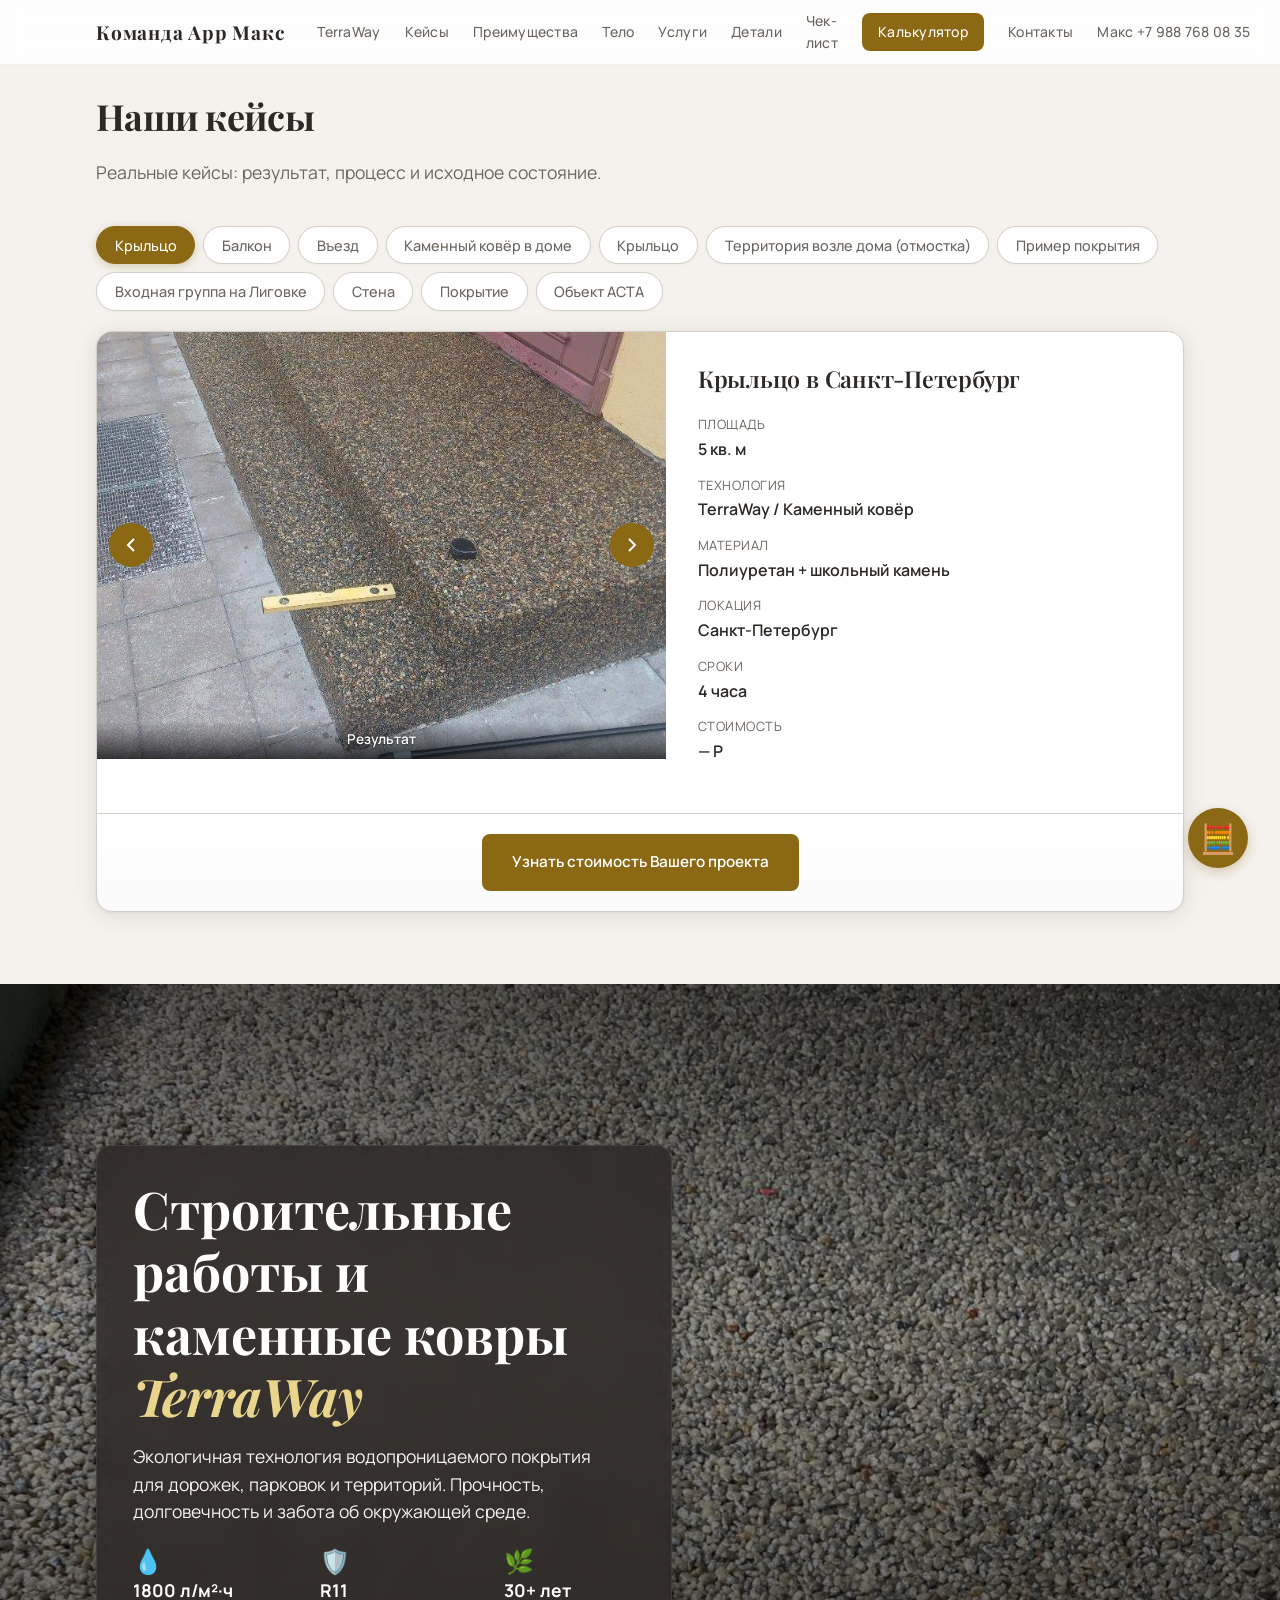
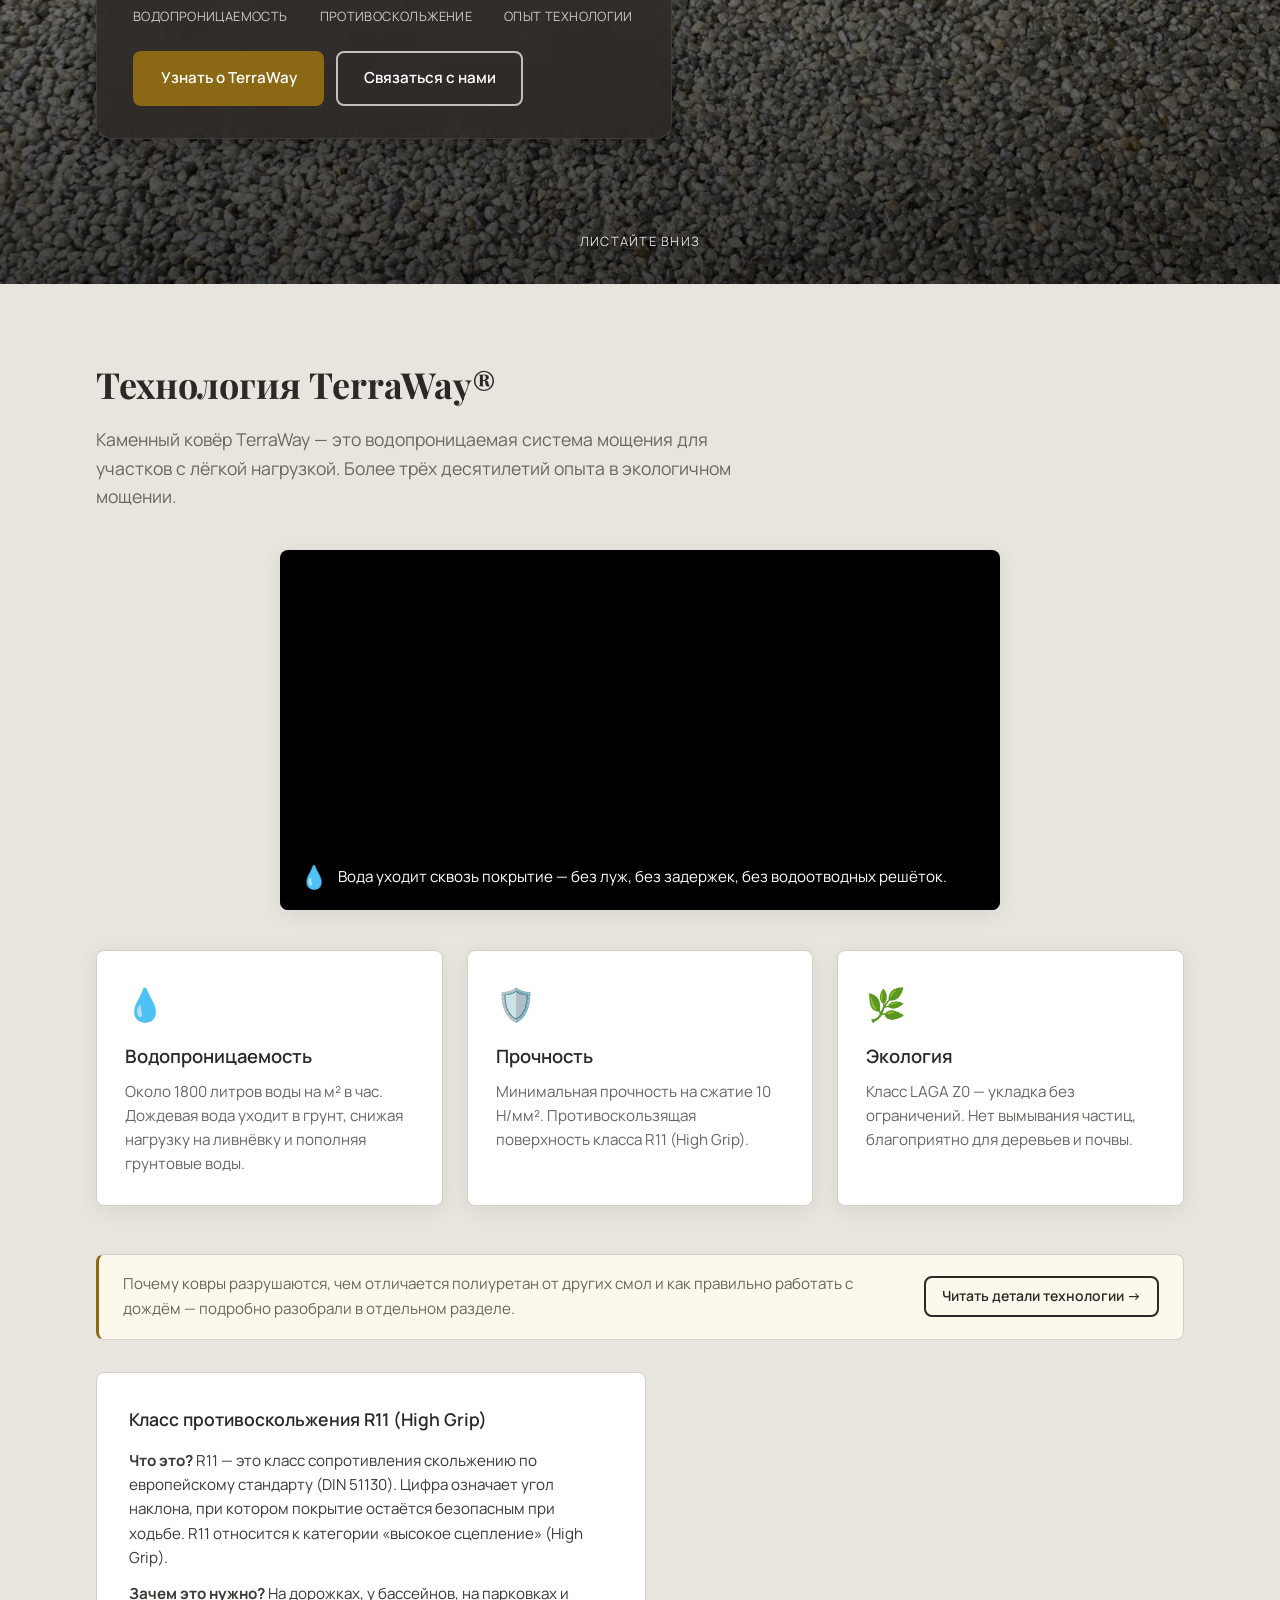
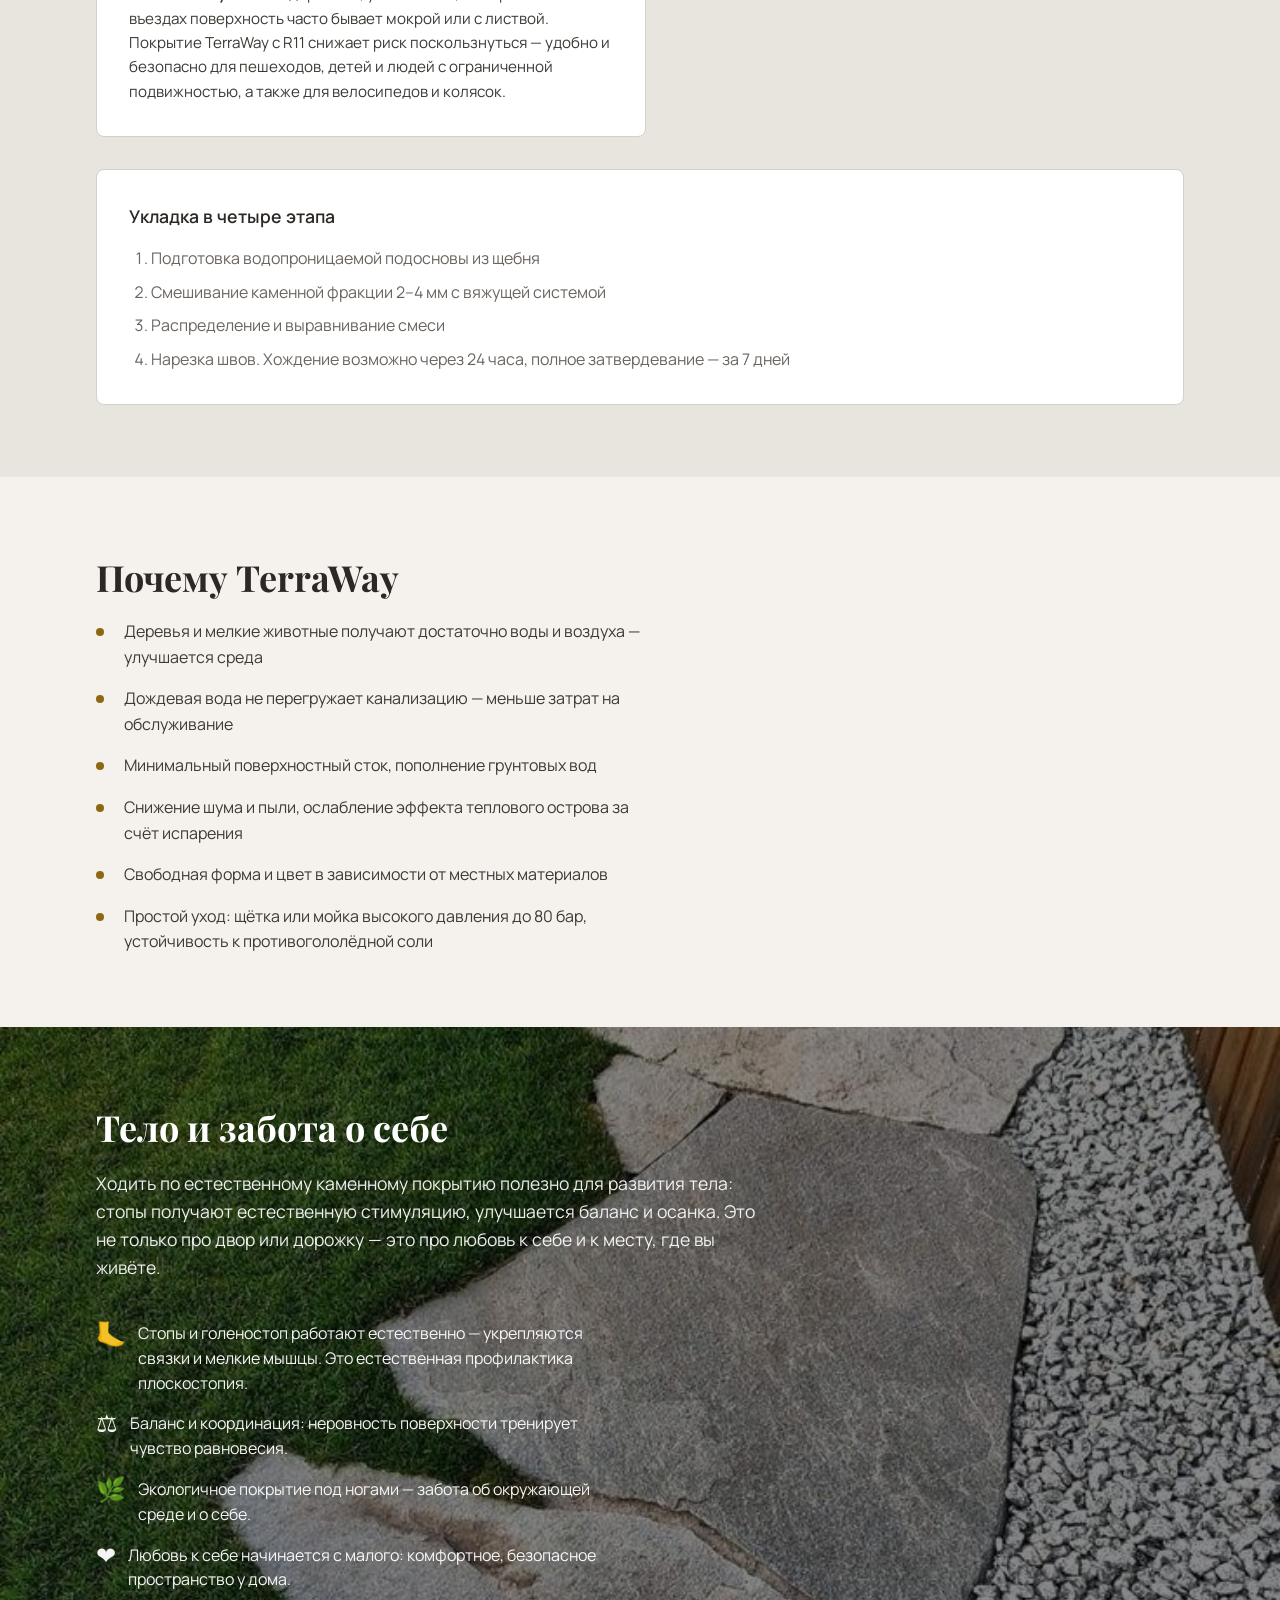
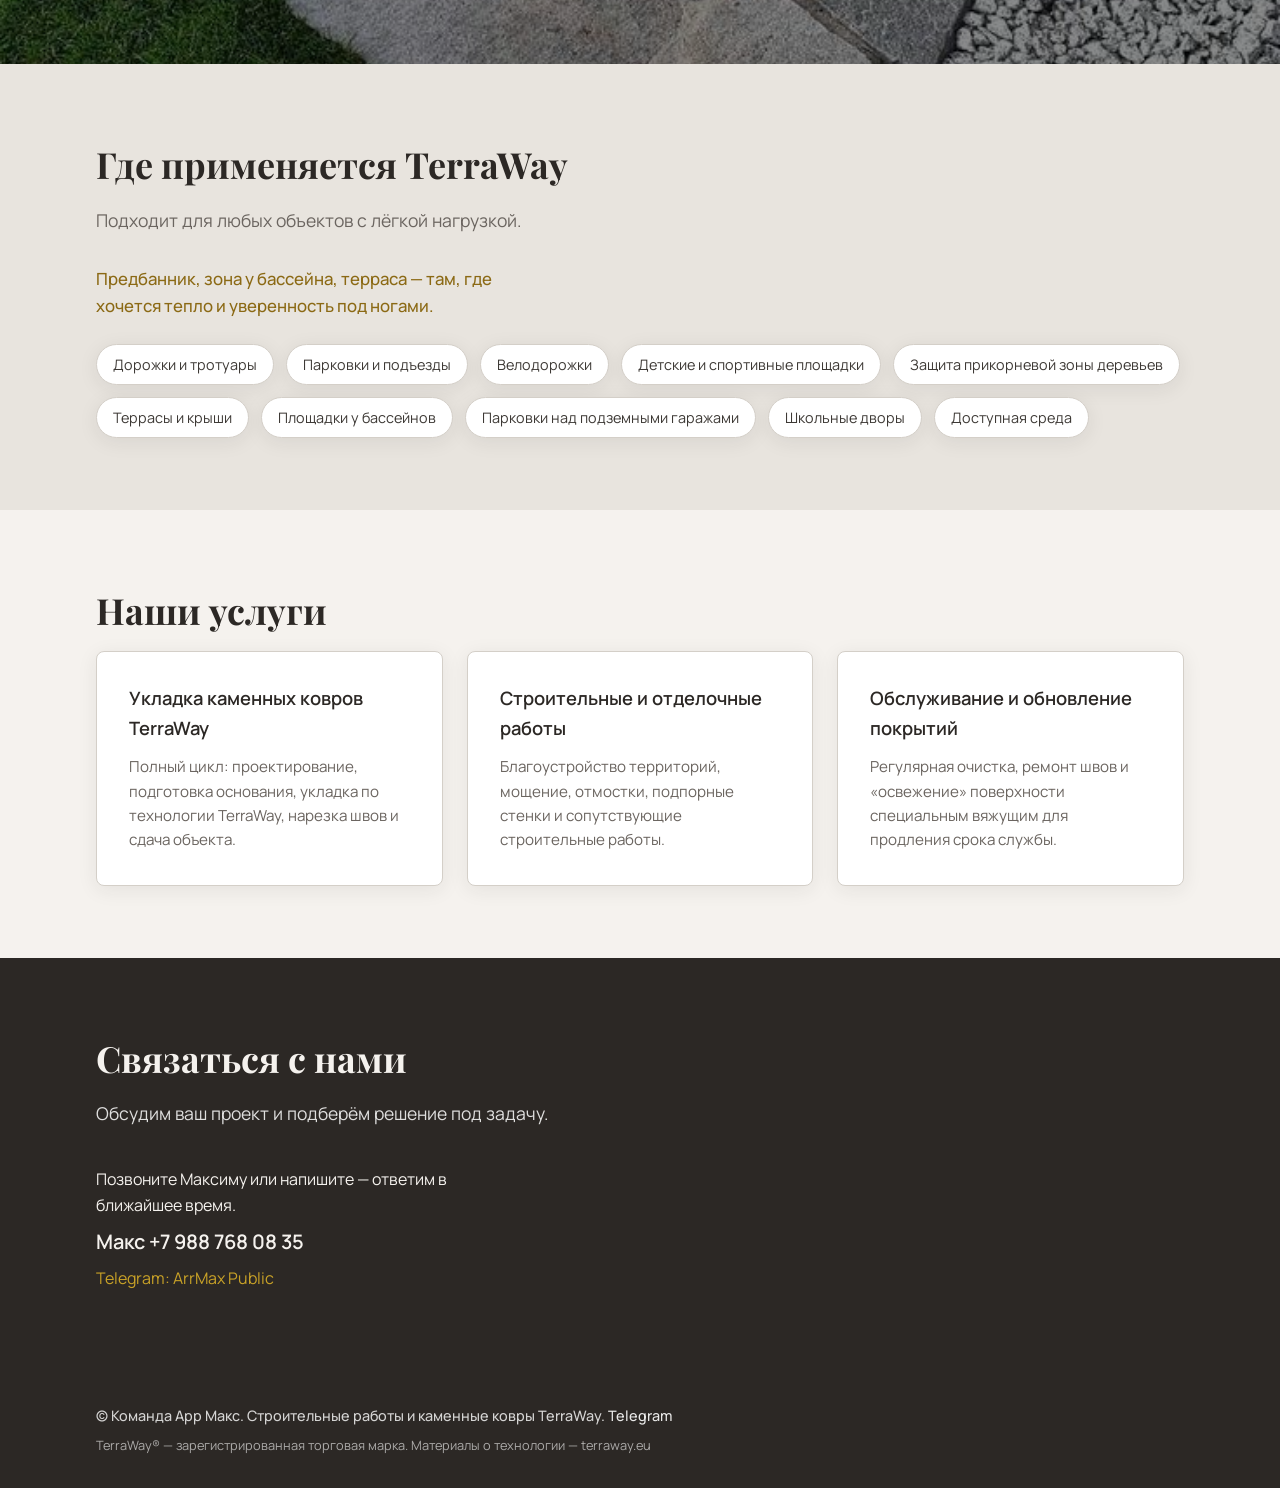
<file: index_old.html>
<!DOCTYPE html>
<html lang="ru">
<head>
  <meta charset="UTF-8">
  <meta name="viewport" content="width=device-width, initial-scale=1.0">
  <title>Строительные работы — Каменные ковры TerraWay</title>
  <meta name="description" content="Строительные работы и укладка каменных ковров по технологии TerraWay. Экологичное водопроницаемое покрытие для дорожек, парковок и территорий.">
  <link rel="icon" href="data:image/svg+xml,<svg xmlns='http://www.w3.org/2000/svg' viewBox='0 0 32 32'><rect fill='%231a1a1a' width='32' height='32'/><text x='16' y='22' font-size='18' text-anchor='middle' fill='%23fff' font-family='system-ui'>A</text></svg>" type="image/svg+xml">
  <link rel="preconnect" href="https://fonts.googleapis.com">
  <link rel="preconnect" href="https://fonts.gstatic.com" crossorigin>
  <link href="https://fonts.googleapis.com/css2?family=Manrope:wght@400;500;600;700&family=Playfair+Display:wght@600;700&family=Oswald:wght@500;600;700&display=swap" rel="stylesheet">
  <link rel="stylesheet" href="styles.css">
</head>
<body>
  <header class="header">
    <div class="container header__inner">
      <a href="#" class="logo" data-i18n="logo">Команда Арр Макс</a>
      <nav class="nav">
        <a href="#terraway" data-i18n="navTerraway">TerraWay</a>
        <a href="#cases" data-i18n="navCases">Кейсы</a>
        <a href="#benefits" data-i18n="navBenefits">Преимущества</a>
        <a href="#wellbeing" data-i18n="navWellbeing">Тело</a>
        <a href="#services" data-i18n="navServices">Услуги</a>
        <a href="norm_details.html" data-i18n="navDetails">Детали</a>
        <a href="success.html" data-i18n="navSuccess">Чек-лист</a>
        <a href="calc/" class="nav__calc" data-i18n="navCalc">Калькулятор</a>
        <a href="#contact" data-i18n="navContact">Контакты</a>
        <a href="tel:+79887680835" class="nav__phone" data-i18n="navPhone">Макс +7 988 768 08 35</a>
      </nav>
      <a href="https://t.me/arrmax_pub" target="_blank" rel="noopener" class="btn-stone btn-stone--typewriter" aria-live="polite"><span class="header__typewriter-text"></span><span class="header__typewriter-cursor" aria-hidden="true"></span></a>
      <div class="lang-switch" role="group" aria-label="Язык / Language">
        <button type="button" class="lang-switch__btn" data-lang="ru" title="Русский"><span class="lang-switch__flag" aria-hidden="true"><svg viewBox="0 0 24 16" width="24" height="16"><rect fill="#fff" height="5.33" y="0" width="24"/><rect fill="#0039a6" height="5.33" y="5.33" width="24"/><rect fill="#d52b1e" height="5.34" y="10.67" width="24"/></svg></span></button>
        <button type="button" class="lang-switch__btn" data-lang="en" title="English"><span class="lang-switch__flag" aria-hidden="true"><svg viewBox="0 0 24 16" width="24" height="16"><rect fill="#fff" width="24" height="16"/><path fill="#C8102E" d="M10 0h4v16h-4zM0 6h24v4H0z"/></svg></span></button>
      </div>
      <button class="burger" aria-label="Меню" data-i18n-aria="ariaMenu">
        <span></span>
        <span></span>
        <span></span>
      </button>
    </div>
  </header>

  <main>
    <section id="cases" class="section section--cases-first">
      <div class="container">
        <h2 class="section__title" data-i18n="casesTitle">Наши кейсы</h2>
        <p class="section__lead" data-i18n="casesLead">Реальные кейсы: результат, процесс и исходное состояние.</p>
        <div class="cases-tabs" role="tablist" data-i18n-aria="ariaCaseTabs"></div>
        <div class="case-card case-card--loading" id="case-card">
          <div class="case-card__gallery">
            <button type="button" class="case-carousel__btn case-carousel__btn--prev" data-i18n-aria="ariaPrevPhoto"><svg width="24" height="24" viewBox="0 0 24 24" fill="none" stroke="currentColor" stroke-width="2"><path d="M15 18l-6-6 6-6"/></svg></button>
            <div class="case-carousel__track">
              <div class="case-carousel__list"></div>
            </div>
            <button type="button" class="case-carousel__btn case-carousel__btn--next" data-i18n-aria="ariaNextPhoto"><svg width="24" height="24" viewBox="0 0 24 24" fill="none" stroke="currentColor" stroke-width="2"><path d="M9 18l6-6-6-6"/></svg></button>
          </div>
          <div class="case-card__info">
            <h3 class="case-card__title"></h3>
            <ul class="case-card__meta">
              <li class="case-card__meta-item case-card__meta--area"><span class="case-card__meta-label" data-i18n="metaArea">Площадь</span><span class="case-card__meta-value"></span></li>
              <li class="case-card__meta-item case-card__meta--technology"><span class="case-card__meta-label" data-i18n="metaTechnology">Технология</span><span class="case-card__meta-value"></span></li>
              <li class="case-card__meta-item case-card__meta--material"><span class="case-card__meta-label" data-i18n="metaMaterial">Материал</span><span class="case-card__meta-value"></span></li>
              <li class="case-card__meta-item case-card__meta--location"><span class="case-card__meta-label" data-i18n="metaLocation">Локация</span><span class="case-card__meta-value"></span></li>
              <li class="case-card__meta-item case-card__meta--duration"><span class="case-card__meta-label" data-i18n="metaDuration">Сроки</span><span class="case-card__meta-value"></span></li>
              <li class="case-card__meta-item case-card__meta--cost"><span class="case-card__meta-label" data-i18n="metaCost">Стоимость</span><span class="case-card__meta-value"></span></li>
            </ul>
          </div>
          <div class="case-card__actions">
            <a href="https://docs.google.com/forms/d/e/1FAIpQLSd4Lm7KFx9Oca_T1ZDqONX0pgtpYdqTKxZd_Hnw7KuK67YCfw/viewform?usp=publish-editor" target="_blank" rel="noopener" class="btn btn--primary btn--cost" data-i18n="btnCost">Узнать стоимость Вашего проекта</a>
          </div>
          <p class="case-card__load-err" aria-live="polite"></p>
        </div>
      </div>
    </section>

    <section class="hero">
      <div class="hero__bg"></div>
      <div class="container hero__content">
        <div class="hero__panel">
          <h1 class="hero__title"><span data-i18n="heroTitle">Строительные работы и каменные ковры</span> <span class="hero__accent">TerraWay</span></h1>
          <p class="hero__lead" data-i18n="heroLead">Экологичная технология водопроницаемого покрытия для дорожек, парковок и территорий. Прочность, долговечность и забота об окружающей среде.</p>
          <ul class="hero__infographic" data-i18n-aria="ariaInfographic">
            <li class="hero__info-item">
              <span class="hero__info-icon" aria-hidden="true">💧</span>
              <span class="hero__info-value">1800 л/м²·ч</span>
              <span class="hero__info-label" data-i18n="infoPermeability">Водопроницаемость</span>
            </li>
            <li class="hero__info-item">
              <span class="hero__info-icon" aria-hidden="true">🛡️</span>
              <span class="hero__info-value">R11</span>
              <span class="hero__info-label" data-i18n="infoGrip">Противоскольжение</span>
            </li>
            <li class="hero__info-item">
              <span class="hero__info-icon" aria-hidden="true">🌿</span>
              <span class="hero__info-value" data-i18n="infoYears">30+ лет</span>
              <span class="hero__info-label" data-i18n="infoExperience">Опыт технологии</span>
            </li>
          </ul>
          <div class="hero__actions">
            <a href="#terraway" class="btn btn--primary" data-i18n="btnTerraway">Узнать о TerraWay</a>
            <a href="#contact" class="btn btn--outline" data-i18n="btnContact">Связаться с нами</a>
          </div>
        </div>
      </div>
      <div class="hero__scroll" data-i18n="heroScroll">Листайте вниз</div>
    </section>

    <section id="terraway" class="section section--alt">
      <div class="container">
        <h2 class="section__title" data-i18n="terrawayTitle">Технология TerraWay®</h2>
        <p class="section__lead" data-i18n="terrawayLead">Каменный ковёр TerraWay — это водопроницаемая система мощения для участков с лёгкой нагрузкой. Более трёх десятилетий опыта в экологичном мощении.</p>
        <figure class="water-demo">
          <video
            class="water-demo__video"
            src="assets/video/stone_water_permeable.mp4"
            autoplay
            muted
            loop
            playsinline
            preload="metadata"
            aria-label="Каменный ковёр пропускает воду насквозь"
          ></video>
          <figcaption class="water-demo__caption">
            <span class="water-demo__icon" aria-hidden="true">💧</span>
            <span data-i18n="waterDemoCap">Вода уходит сквозь покрытие — без луж, без задержек, без водоотводных решёток.</span>
          </figcaption>
        </figure>

        <div class="features-grid">
          <div class="feature-card">
            <div class="feature-card__icon">💧</div>
            <h3 data-i18n="featWater">Водопроницаемость</h3>
            <p data-i18n="featWaterP">Около 1800 литров воды на м² в час. Дождевая вода уходит в грунт, снижая нагрузку на ливнёвку и пополняя грунтовые воды.</p>
          </div>
          <div class="feature-card">
            <div class="feature-card__icon">🛡️</div>
            <h3 data-i18n="featStrength">Прочность</h3>
            <p data-i18n="featStrengthP">Минимальная прочность на сжатие 10 Н/мм². Противоскользящая поверхность класса R11 (High Grip).</p>
          </div>
          <div class="feature-card">
            <div class="feature-card__icon">🌿</div>
            <h3 data-i18n="featEco">Экология</h3>
            <p data-i18n="featEcoP">Класс LAGA Z0 — укладка без ограничений. Нет вымывания частиц, благоприятно для деревьев и почвы.</p>
          </div>
        </div>
        <div class="details-teaser">
          <p>Почему ковры разрушаются, чем отличается полиуретан от других смол и как правильно работать с дождём — подробно разобрали в отдельном разделе.</p>
          <a href="norm_details.html" class="btn btn--outline btn--sm">Читать детали технологии →</a>
        </div>

        <div class="r11-block">
          <h3 class="r11-block__title" data-i18n="r11Title">Класс противоскольжения R11 (High Grip)</h3>
          <p><strong data-i18n="r11What">Что это?</strong> <span data-i18n="r11WhatP">R11 — это класс сопротивления скольжению по европейскому стандарту (DIN 51130). Цифра означает угол наклона, при котором покрытие остаётся безопасным при ходьбе. R11 относится к категории «высокое сцепление» (High Grip).</span></p>
          <p><strong data-i18n="r11Why">Зачем это нужно?</strong> <span data-i18n="r11WhyP">На дорожках, у бассейнов, на парковках и въездах поверхность часто бывает мокрой или с листвой. Покрытие TerraWay с R11 снижает риск поскользнуться — удобно и безопасно для пешеходов, детей и людей с ограниченной подвижностью, а также для велосипедов и колясок.</span></p>
        </div>
        <div class="install-steps">
          <h3 class="install-steps__title" data-i18n="installTitle">Укладка в четыре этапа</h3>
          <ol class="install-steps__list">
            <li data-i18n="install1">Подготовка водопроницаемой подосновы из щебня</li>
            <li data-i18n="install2">Смешивание каменной фракции 2–4 мм с вяжущей системой</li>
            <li data-i18n="install3">Распределение и выравнивание смеси</li>
            <li data-i18n="install4">Нарезка швов. Хождение возможно через 24 часа, полное затвердевание — за 7 дней</li>
          </ol>
        </div>
      </div>
    </section>

    <section id="benefits" class="section">
      <div class="container">
        <h2 class="section__title" data-i18n="benefitsTitle">Почему TerraWay</h2>
        <ul class="benefits-list">
          <li data-i18n="benefit1">Деревья и мелкие животные получают достаточно воды и воздуха — улучшается среда</li>
          <li data-i18n="benefit2">Дождевая вода не перегружает канализацию — меньше затрат на обслуживание</li>
          <li data-i18n="benefit3">Минимальный поверхностный сток, пополнение грунтовых вод</li>
          <li data-i18n="benefit4">Снижение шума и пыли, ослабление эффекта теплового острова за счёт испарения</li>
          <li data-i18n="benefit5">Свободная форма и цвет в зависимости от местных материалов</li>
          <li data-i18n="benefit6">Простой уход: щётка или мойка высокого давления до 80 бар, устойчивость к противогололёдной соли</li>
        </ul>
      </div>
    </section>

    <section id="wellbeing" class="section section--wellbeing">
      <div class="container">
        <h2 class="section__title" data-i18n="wellbeingTitle">Тело и забота о себе</h2>
        <p class="section__lead" data-i18n="wellbeingLead">Ходить по естественному каменному покрытию полезно для развития тела: стопы получают естественную стимуляцию, улучшается баланс и осанка. Это не только про двор или дорожку — это про любовь к себе и к месту, где вы живёте.</p>
        <ul class="wellbeing-list">
          <li><span class="wellbeing__icon" aria-hidden="true">🦶</span> <span data-i18n="wellbeing1">Стопы и голеностоп работают естественно — укрепляются связки и мелкие мышцы.</span></li>
          <li><span class="wellbeing__icon" aria-hidden="true">⚖️</span> <span data-i18n="wellbeing2">Баланс и координация: неровность поверхности тренирует чувство равновесия.</span></li>
          <li><span class="wellbeing__icon" aria-hidden="true">🌿</span> <span data-i18n="wellbeing3">Экологичное покрытие под ногами — забота об окружающей среде и о себе.</span></li>
          <li><span class="wellbeing__icon" aria-hidden="true">❤️</span> <span data-i18n="wellbeing4">Любовь к себе начинается с малого: комфортное, безопасное пространство у дома.</span></li>
        </ul>
      </div>
    </section>

    <section id="applications" class="section section--alt">
      <div class="container">
        <h2 class="section__title" data-i18n="appTitle">Где применяется TerraWay</h2>
        <p class="section__lead" data-i18n="appLead">Подходит для любых объектов с лёгкой нагрузкой.</p>
        <p class="applications__dream" data-i18n="appDream">Предбанник, зона у бассейна, терраса — там, где хочется тепло и уверенность под ногами.</p>
        <div class="applications-grid">
          <span class="app-tag" data-i18n="app1">Дорожки и тротуары</span>
          <span class="app-tag" data-i18n="app2">Парковки и подъезды</span>
          <span class="app-tag" data-i18n="app3">Велодорожки</span>
          <span class="app-tag" data-i18n="app4">Детские и спортивные площадки</span>
          <span class="app-tag" data-i18n="app5">Защита прикорневой зоны деревьев</span>
          <span class="app-tag" data-i18n="app6">Террасы и крыши</span>
          <span class="app-tag" data-i18n="app7">Площадки у бассейнов</span>
          <span class="app-tag" data-i18n="app8">Парковки над подземными гаражами</span>
          <span class="app-tag" data-i18n="app9">Школьные дворы</span>
          <span class="app-tag" data-i18n="app10">Доступная среда</span>
        </div>
      </div>
    </section>

    <section id="services" class="section">
      <div class="container">
        <h2 class="section__title" data-i18n="servicesTitle">Наши услуги</h2>
        <div class="services-grid">
          <article class="service-card">
            <h3 data-i18n="serv1Title">Укладка каменных ковров TerraWay</h3>
            <p data-i18n="serv1P">Полный цикл: проектирование, подготовка основания, укладка по технологии TerraWay, нарезка швов и сдача объекта.</p>
          </article>
          <article class="service-card">
            <h3 data-i18n="serv2Title">Строительные и отделочные работы</h3>
            <p data-i18n="serv2P">Благоустройство территорий, мощение, отмостки, подпорные стенки и сопутствующие строительные работы.</p>
          </article>
          <article class="service-card">
            <h3 data-i18n="serv3Title">Обслуживание и обновление покрытий</h3>
            <p data-i18n="serv3P">Регулярная очистка, ремонт швов и «освежение» поверхности специальным вяжущим для продления срока службы.</p>
          </article>
        </div>
      </div>
    </section>

    <section id="contact" class="section section--dark">
      <div class="container">
        <h2 class="section__title" data-i18n="contactTitle">Связаться с нами</h2>
        <p class="section__lead" data-i18n="contactLead">Обсудим ваш проект и подберём решение под задачу.</p>
        <div class="contact-block">
          <p data-i18n="contactP">Позвоните Максиму или напишите — ответим в ближайшее время.</p>
          <p class="contact-phone"><span data-i18n="contactPhone">Макс</span> <a href="tel:+79887680835">+7 988 768 08 35</a></p>
          <p class="contact-telegram"><a href="https://t.me/arrmax_pub" target="_blank" rel="noopener" data-i18n="contactTelegram">Telegram: ArrMax Public</a></p>
        </div>
      </div>
    </section>
  </main>

  <footer class="footer">
    <div class="container footer__inner">
      <p class="footer__copy">© <span data-i18n="logo">Команда Арр Макс</span>. <span data-i18n="footerCopy">Строительные работы и каменные ковры TerraWay.</span> <a href="https://t.me/arrmax_pub" target="_blank" rel="noopener">Telegram</a></p>
      <p class="footer__note" data-i18n="footerNote">TerraWay® — зарегистрированная торговая марка. Материалы о технологии — terraway.eu</p>
    </div>
  </footer>

  <a href="calc/" class="fab fab-calc" title="Калькулятор стоимости">🧮</a>

  <script src="translations.js"></script>
  <script src="script.js"></script>
</body>
</html>
</file>
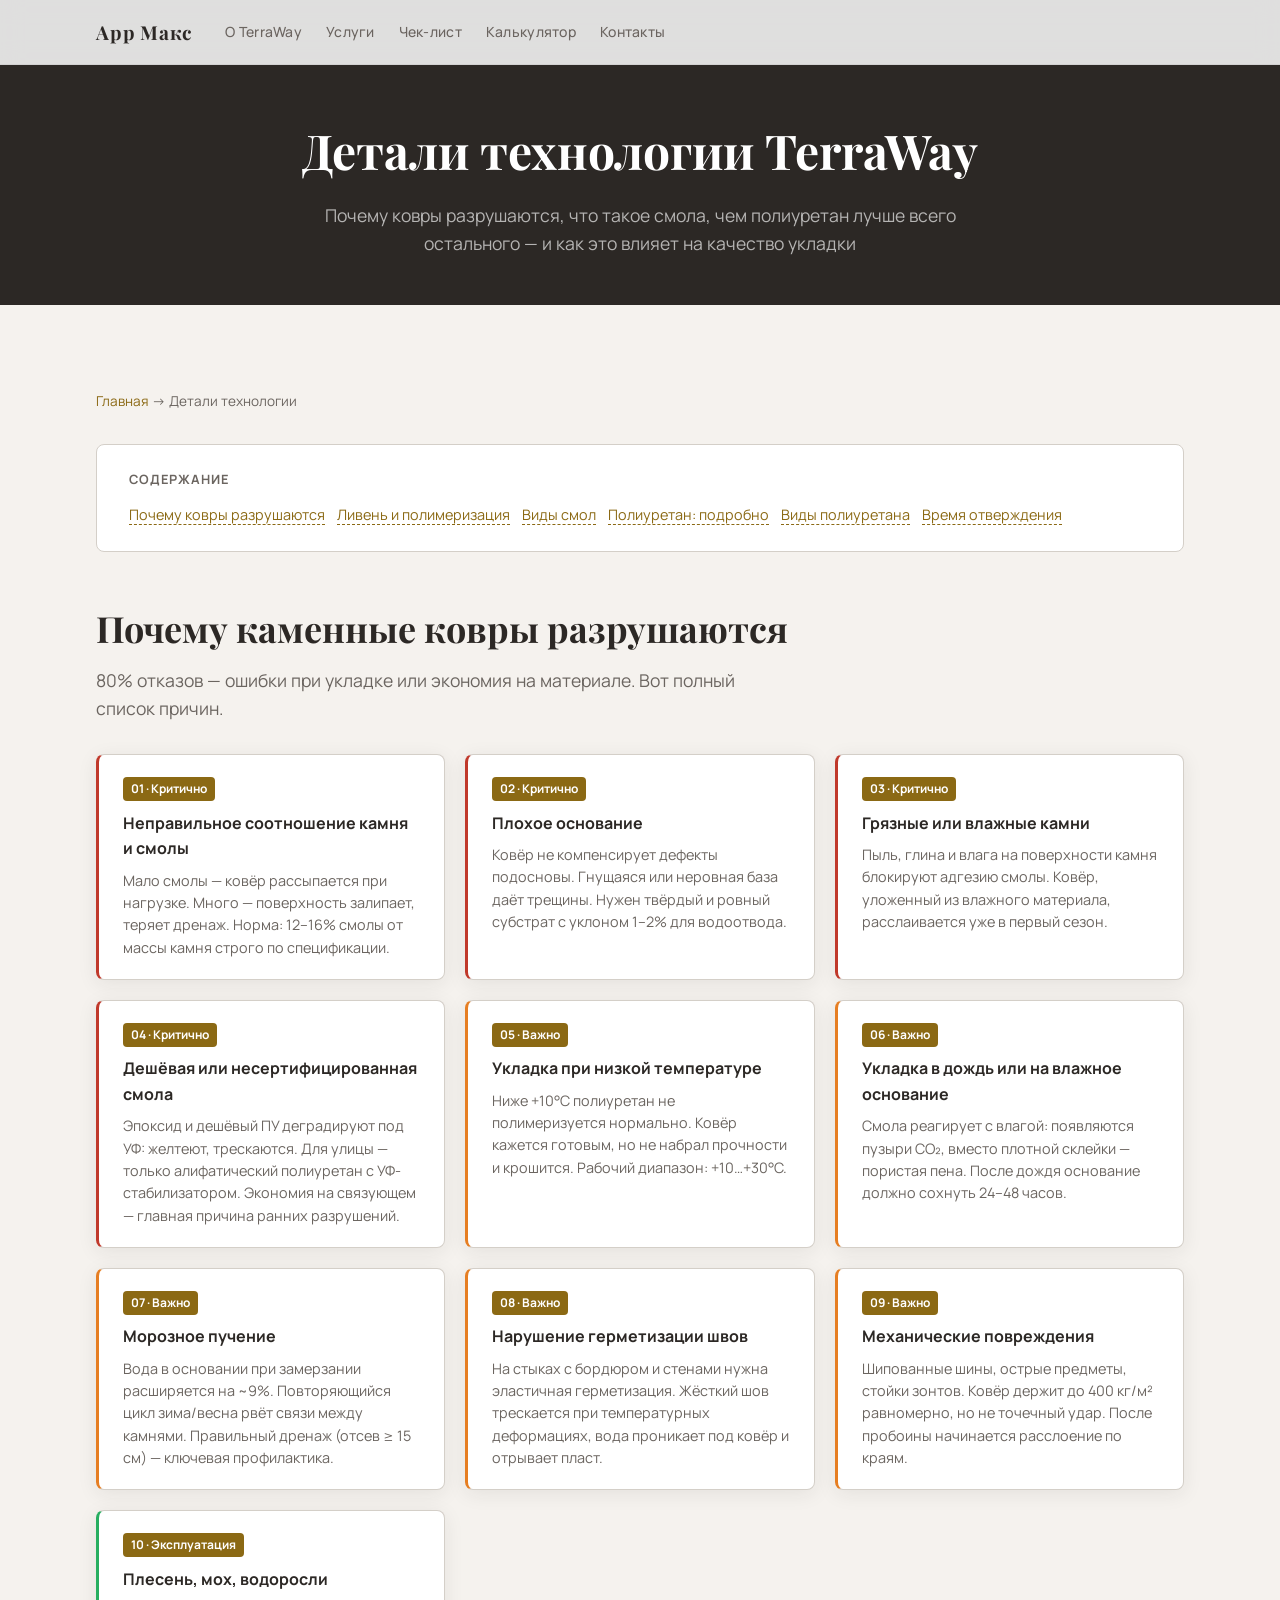
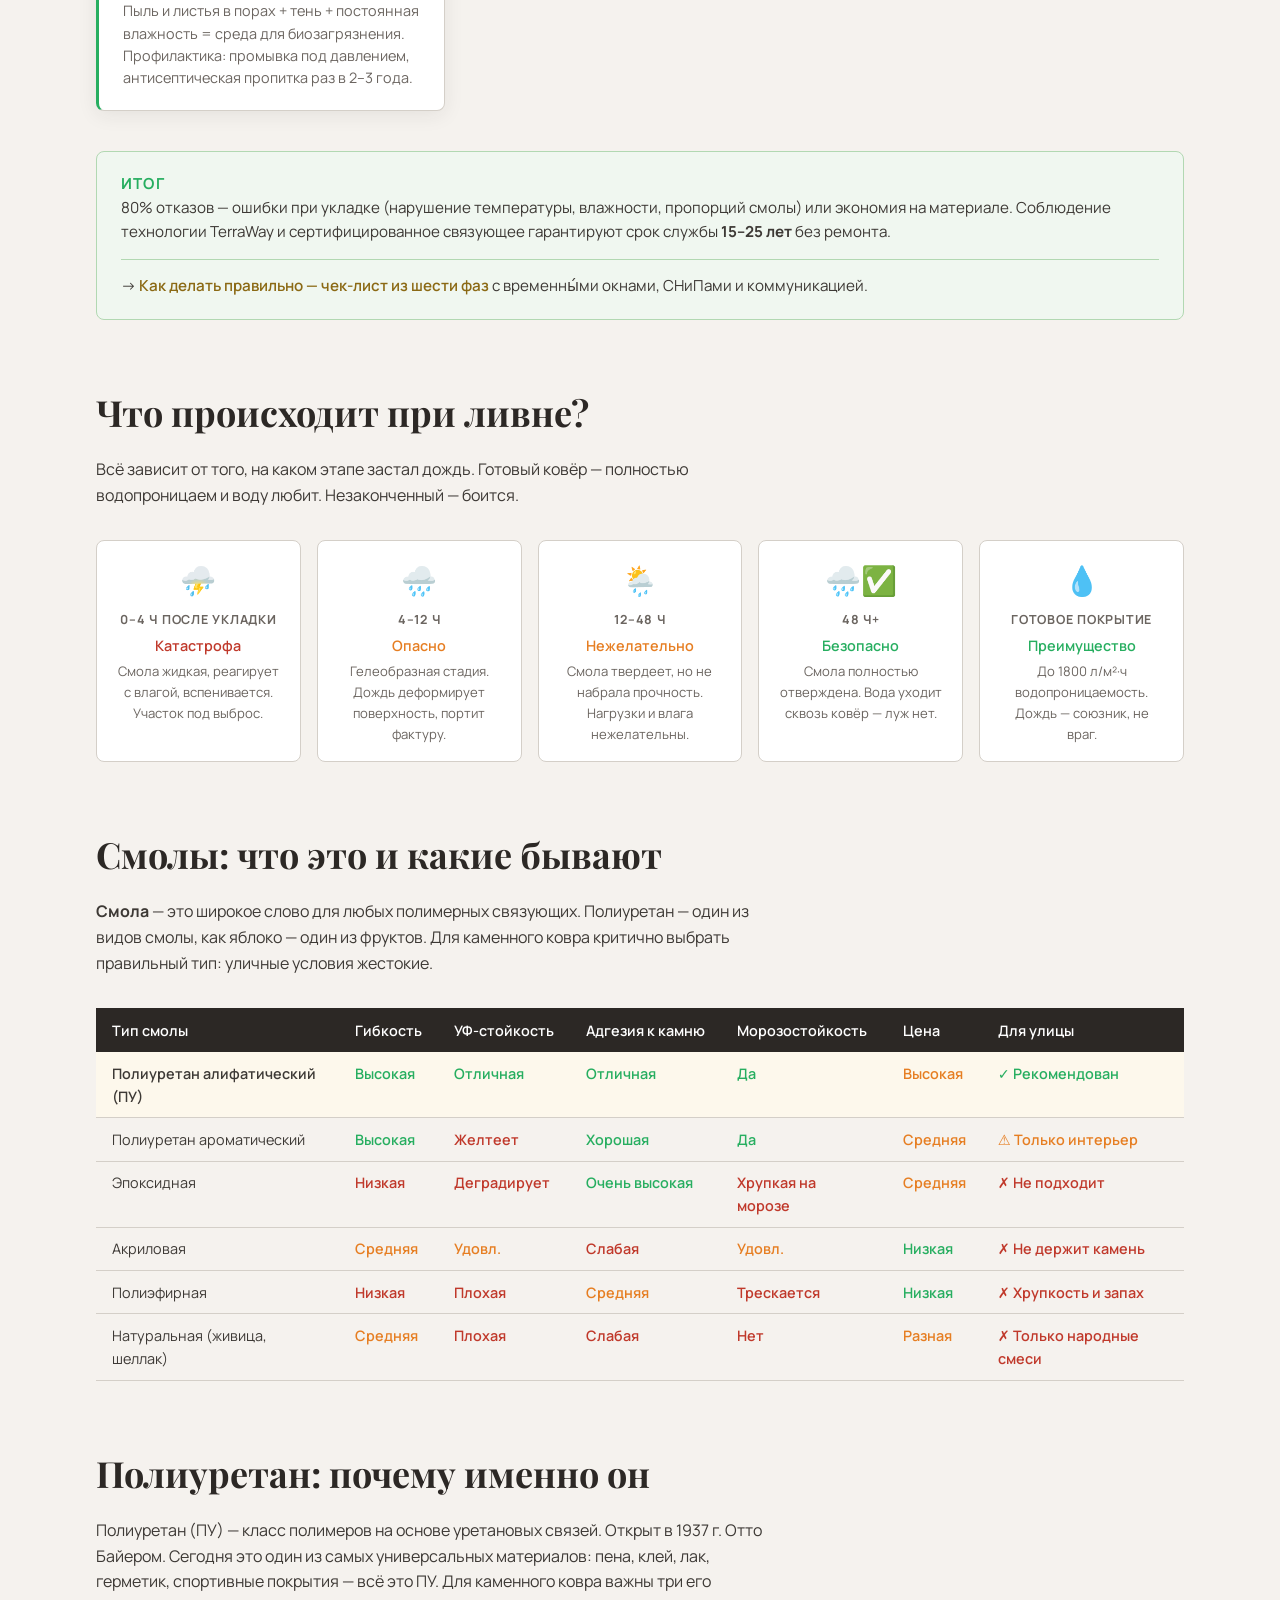
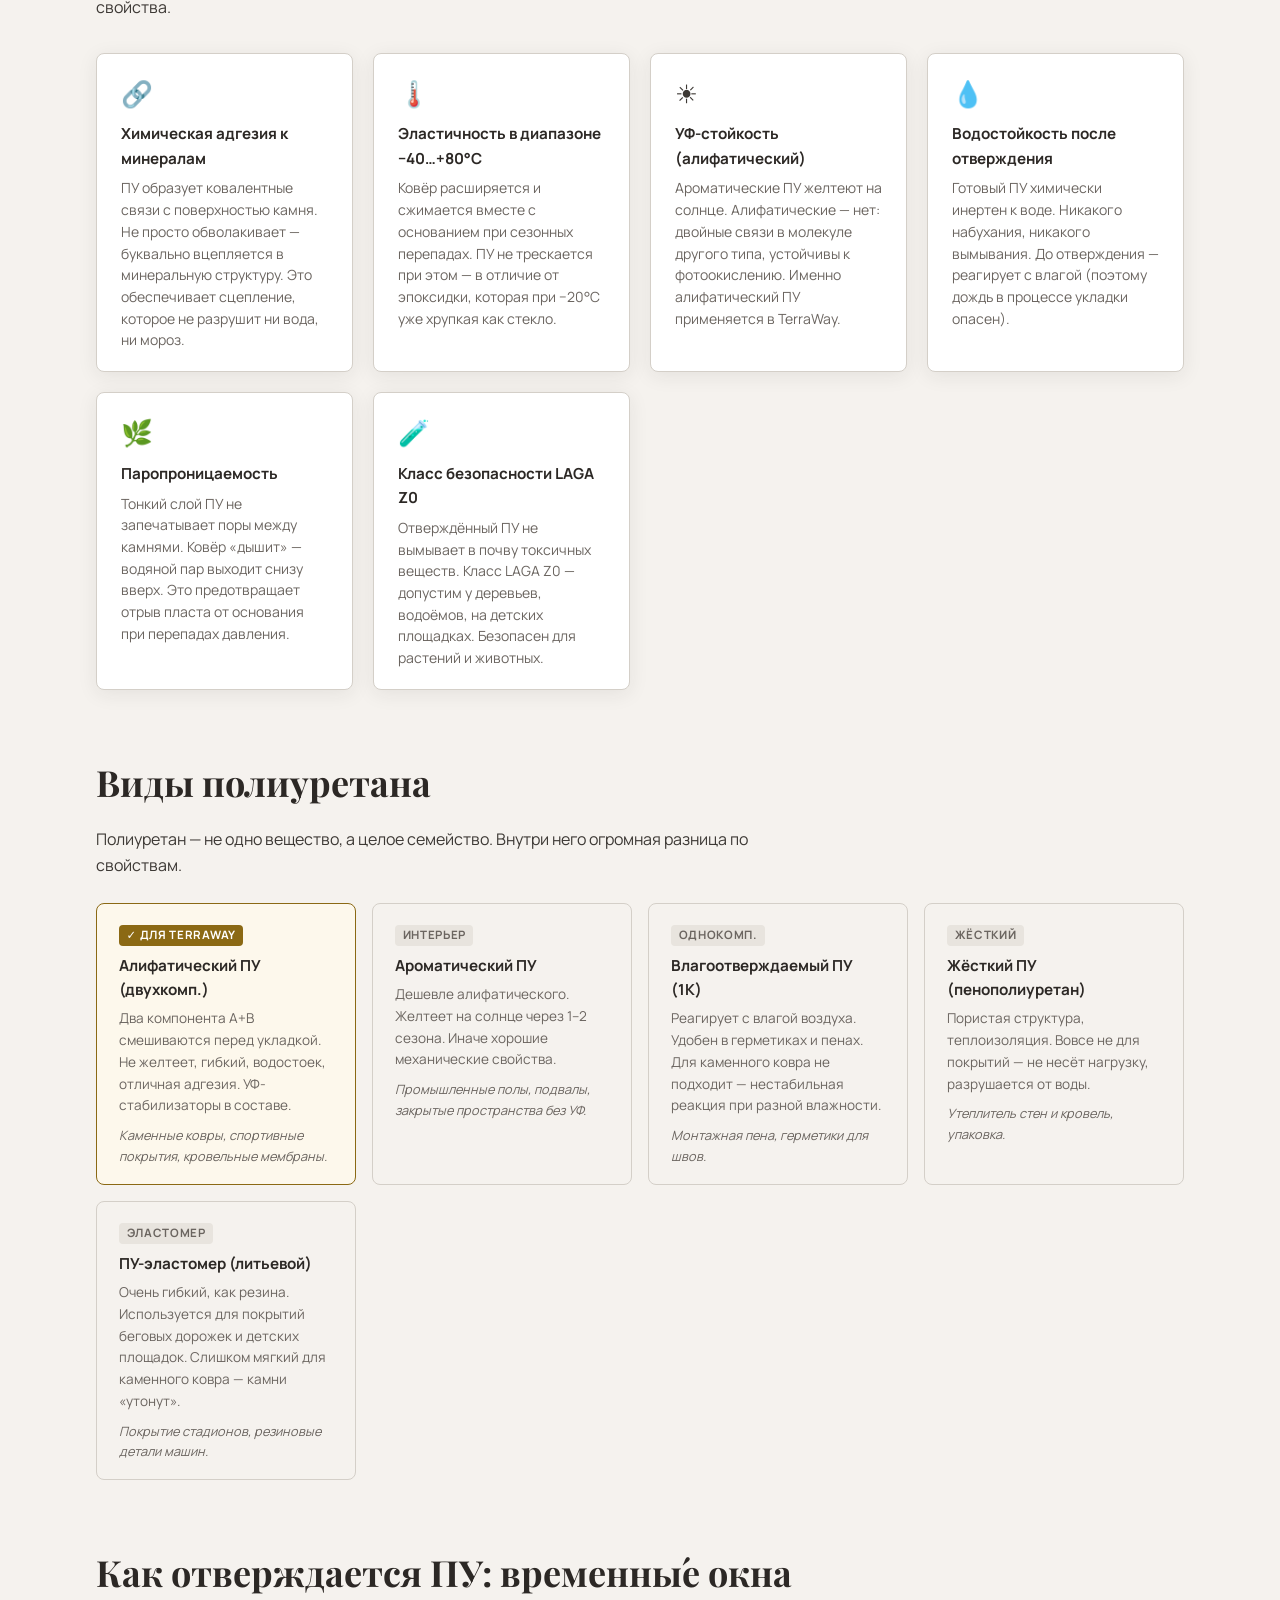
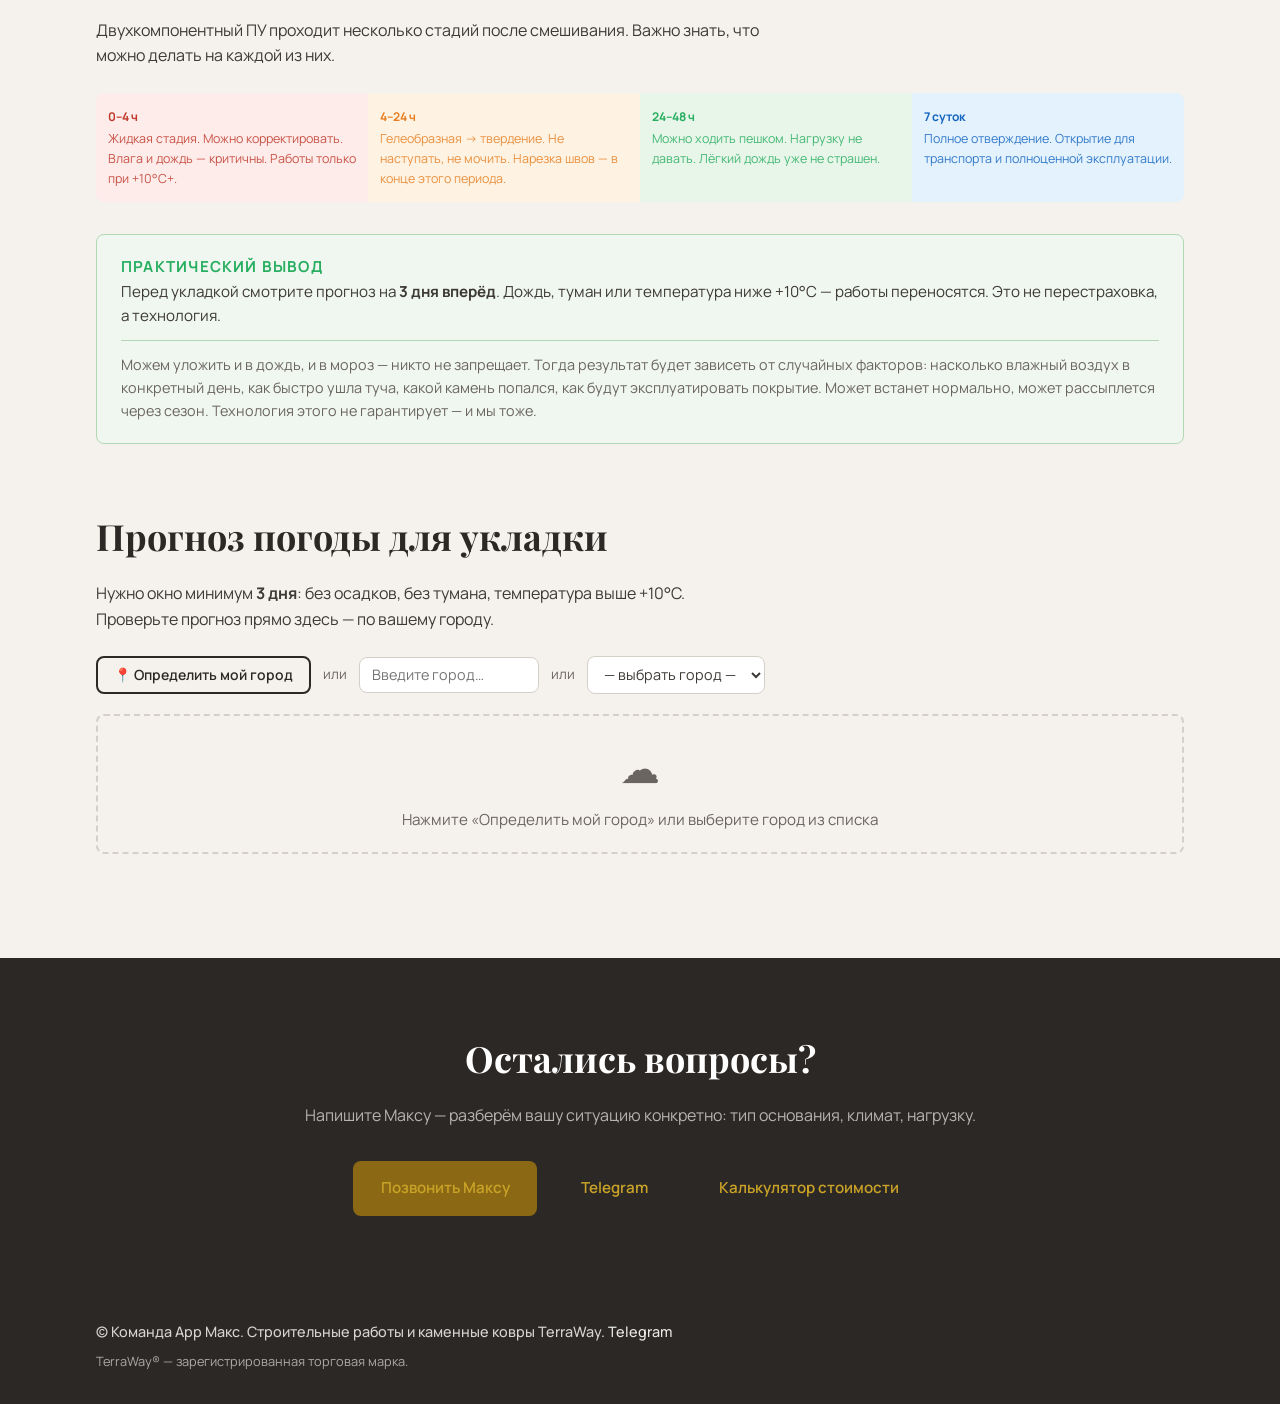
<file: norm_details.html>
<!DOCTYPE html>
<html lang="ru">
<head>
  <meta charset="UTF-8">
  <meta name="viewport" content="width=device-width, initial-scale=1.0">
  <title>Детали технологии — смолы, полиуретан, причины разрушения | TerraWay</title>
  <meta name="description" content="Почему каменные ковры разрушаются, плесневеют и трескаются. Чем отличается полиуретан от других смол. Всё о связующем в TerraWay.">
  <link rel="preconnect" href="https://fonts.googleapis.com">
  <link rel="preconnect" href="https://fonts.gstatic.com" crossorigin>
  <link href="https://fonts.googleapis.com/css2?family=Manrope:wght@400;500;600;700&family=Playfair+Display:wght@600;700&display=swap" rel="stylesheet">
  <link rel="stylesheet" href="styles.css">
  <style>
    /* ── page-specific ── */
    .details-hero {
      padding: 7rem 0 3rem;
      background: var(--color-dark);
      color: #fff;
      text-align: center;
    }
    .details-hero__title {
      font-family: var(--font-display);
      font-size: clamp(1.8rem, 4vw, 3rem);
      font-weight: 700;
      margin: 0 0 .75rem;
      color: #fff;
    }
    .details-hero__lead {
      font-size: 1.1rem;
      color: rgba(255,255,255,.65);
      margin: 0 auto;
      max-width: 640px;
    }

    /* breadcrumb */
    .breadcrumb {
      font-size: .85rem;
      color: var(--color-text-muted);
      margin-bottom: 2rem;
    }
    .breadcrumb a { color: var(--color-accent); }

    /* TOC */
    .toc {
      background: var(--color-surface);
      border: 1px solid var(--color-border);
      border-radius: var(--radius);
      padding: 1.5rem 2rem;
      margin-bottom: 3rem;
    }
    .toc__title {
      font-size: .8rem;
      font-weight: 700;
      text-transform: uppercase;
      letter-spacing: .08em;
      color: var(--color-text-muted);
      margin: 0 0 .75rem;
    }
    .toc__list {
      margin: 0;
      padding: 0;
      list-style: none;
      display: flex;
      flex-wrap: wrap;
      gap: .4rem .75rem;
    }
    .toc__list a {
      font-size: .9rem;
      color: var(--color-accent);
      border-bottom: 1px dashed currentColor;
    }
    .toc__list a:hover { color: var(--color-accent-hover); }

    /* section titles */
    .details-section { scroll-margin-top: 5rem; }

    /* failure cards grid */
    .fail-grid {
      display: grid;
      grid-template-columns: repeat(auto-fill, minmax(300px, 1fr));
      gap: 1.25rem;
      margin-top: 2rem;
    }
    .fail-card {
      background: var(--color-surface);
      border-radius: var(--radius);
      border: 1px solid var(--color-border);
      padding: 1.25rem 1.5rem;
      box-shadow: var(--shadow);
    }
    .fail-card__num {
      display: inline-block;
      background: var(--color-accent);
      color: #fff;
      font-size: .75rem;
      font-weight: 700;
      border-radius: 4px;
      padding: .15rem .5rem;
      margin-bottom: .6rem;
    }
    .fail-card__title {
      font-size: 1rem;
      font-weight: 700;
      color: var(--color-dark);
      margin: 0 0 .5rem;
    }
    .fail-card__body {
      font-size: .9rem;
      color: var(--color-text-muted);
      line-height: 1.55;
      margin: 0;
    }
    .fail-card--critical { border-left: 3px solid #c0392b; }
    .fail-card--warn     { border-left: 3px solid #e67e22; }
    .fail-card--bio      { border-left: 3px solid #27ae60; }

    /* key takeaway box */
    .takeaway {
      background: #f0f7f0;
      border: 1px solid #b2d8b2;
      border-radius: var(--radius);
      padding: 1.25rem 1.5rem;
      margin-top: 2.5rem;
    }
    .takeaway__label {
      font-size: .8rem;
      font-weight: 700;
      text-transform: uppercase;
      letter-spacing: .08em;
      color: #27ae60;
      margin-bottom: .4rem;
    }
    .takeaway p { margin: 0; font-size: .95rem; }

    /* rain diagram */
    .rain-timeline {
      display: grid;
      grid-template-columns: repeat(auto-fill, minmax(200px, 1fr));
      gap: 1rem;
      margin-top: 2rem;
    }
    .rain-step {
      background: var(--color-surface);
      border-radius: var(--radius);
      border: 1px solid var(--color-border);
      padding: 1rem 1.25rem;
      text-align: center;
    }
    .rain-step__icon { font-size: 1.8rem; margin-bottom: .4rem; }
    .rain-step__time { font-size: .78rem; font-weight: 700; text-transform: uppercase; letter-spacing: .06em; color: var(--color-text-muted); }
    .rain-step__status { font-size: .9rem; font-weight: 600; margin: .25rem 0; }
    .rain-step__note { font-size: .82rem; color: var(--color-text-muted); }
    .rain-step--bad  .rain-step__status { color: #c0392b; }
    .rain-step--warn .rain-step__status { color: #e67e22; }
    .rain-step--ok   .rain-step__status { color: #27ae60; }

    /* resins comparison table */
    .resin-table-wrap { overflow-x: auto; margin-top: 2rem; }
    .resin-table {
      width: 100%;
      border-collapse: collapse;
      font-size: .9rem;
    }
    .resin-table th {
      background: var(--color-dark);
      color: #fff;
      font-weight: 600;
      padding: .65rem 1rem;
      text-align: left;
      white-space: nowrap;
    }
    .resin-table td {
      padding: .6rem 1rem;
      border-bottom: 1px solid var(--color-border);
      vertical-align: top;
    }
    .resin-table tr:nth-child(even) td { background: var(--color-bg); }
    .resin-table tr.resin-table__highlight td {
      background: #fdf8ec;
      font-weight: 600;
    }
    .tag-good { color: #27ae60; font-weight: 600; }
    .tag-bad  { color: #c0392b; font-weight: 600; }
    .tag-mid  { color: #e67e22; font-weight: 600; }

    /* PU deep-dive cards */
    .pu-grid {
      display: grid;
      grid-template-columns: repeat(auto-fill, minmax(240px, 1fr));
      gap: 1.25rem;
      margin-top: 2rem;
    }
    .pu-card {
      background: var(--color-surface);
      border-radius: var(--radius);
      border: 1px solid var(--color-border);
      padding: 1.25rem 1.5rem;
      box-shadow: var(--shadow);
    }
    .pu-card__icon { font-size: 1.6rem; margin-bottom: .5rem; }
    .pu-card__title { font-size: .95rem; font-weight: 700; margin: 0 0 .4rem; color: var(--color-dark); }
    .pu-card__body  { font-size: .875rem; color: var(--color-text-muted); margin: 0; line-height: 1.55; }

    /* types of PU */
    .pu-types {
      display: grid;
      grid-template-columns: repeat(auto-fill, minmax(260px, 1fr));
      gap: 1rem;
      margin-top: 1.5rem;
    }
    .pu-type {
      border-radius: var(--radius);
      border: 1px solid var(--color-border);
      padding: 1.1rem 1.4rem;
    }
    .pu-type--best { border-color: var(--color-accent); background: #fdf8ec; }
    .pu-type__badge {
      display: inline-block;
      font-size: .72rem;
      font-weight: 700;
      text-transform: uppercase;
      letter-spacing: .06em;
      border-radius: 4px;
      padding: .1rem .45rem;
      margin-bottom: .5rem;
      background: var(--color-bg-alt);
      color: var(--color-text-muted);
    }
    .pu-type--best .pu-type__badge { background: var(--color-accent); color: #fff; }
    .pu-type__name { font-size: .95rem; font-weight: 700; color: var(--color-dark); margin: 0 0 .35rem; }
    .pu-type__desc { font-size: .85rem; color: var(--color-text-muted); margin: 0 0 .5rem; }
    .pu-type__uses { font-size: .8rem; color: var(--color-text-muted); font-style: italic; margin: 0; }

    /* curing timeline */
    .cure-bar {
      margin-top: 1.5rem;
      display: flex;
      gap: 0;
      border-radius: var(--radius);
      overflow: hidden;
    }
    .cure-seg {
      padding: .85rem .75rem;
      flex: 1;
      min-width: 90px;
    }
    .cure-seg__h { font-size: .75rem; font-weight: 700; }
    .cure-seg__t { font-size: .78rem; margin-top: .2rem; opacity: .85; }
    .cure-seg--a { background: #fdecea; color: #c0392b; }
    .cure-seg--b { background: #fef3e2; color: #e67e22; }
    .cure-seg--c { background: #e8f5e9; color: #27ae60; }
    .cure-seg--d { background: #e3f2fd; color: #1565c0; }

    @media (max-width: 640px) {
      .cure-bar { flex-direction: column; }
    }

    /* ── weather block ── */
    .weather-controls {
      display: flex;
      align-items: center;
      gap: .75rem;
      flex-wrap: wrap;
      margin-bottom: 1.25rem;
    }
    .weather-controls__sep { font-size: .85rem; color: var(--color-text-muted); }
    .weather-city-select {
      font-family: var(--font-sans);
      font-size: .9rem;
      padding: .45rem .75rem;
      border: 1px solid var(--color-border);
      border-radius: var(--radius);
      background: var(--color-surface);
      color: var(--color-text);
      cursor: pointer;
    }
    .weather-city-label { font-size: .85rem; color: var(--color-accent); font-weight: 600; }
    .weather-widget-wrap { margin-top: .25rem; }

    /* verdict banner */
    .weather-verdict {
      display: flex;
      align-items: center;
      gap: .75rem;
      padding: .9rem 1.25rem;
      border-radius: var(--radius);
      margin-bottom: 1rem;
      font-weight: 600;
      font-size: .95rem;
    }
    .weather-verdict--go   { background: #e8f5e9; color: #1b6b2f; border: 1px solid #a5d6a7; }
    .weather-verdict--wait { background: #fff8e1; color: #7b5800; border: 1px solid #ffe082; }
    .weather-verdict--no   { background: #fdecea; color: #8b1a1a; border: 1px solid #ef9a9a; }
    .weather-verdict__icon { font-size: 1.4rem; }
    .weather-verdict__sub  { font-size: .82rem; font-weight: 400; opacity: .8; margin-top: .15rem; }

    /* days grid */
    .weather-days {
      display: grid;
      grid-template-columns: repeat(auto-fill, minmax(110px, 1fr));
      gap: .75rem;
      margin-bottom: .75rem;
    }
    .weather-day {
      background: var(--color-surface);
      border: 1px solid var(--color-border);
      border-radius: var(--radius);
      padding: .75rem .6rem;
      text-align: center;
    }
    .weather-day--go   { border-top: 3px solid #43a047; }
    .weather-day--wait { border-top: 3px solid #ffb300; }
    .weather-day--no   { border-top: 3px solid #e53935; }
    .weather-day__name { font-size: .72rem; font-weight: 700; text-transform: uppercase; letter-spacing: .05em; color: var(--color-text-muted); }
    .weather-day__icon { font-size: 1.6rem; margin: .3rem 0; }
    .weather-day__temp { font-size: .85rem; font-weight: 600; color: var(--color-dark); }
    .weather-day__rain { font-size: .75rem; color: var(--color-text-muted); margin-top: .2rem; }
    .weather-day__badge { font-size: .68rem; font-weight: 700; margin-top: .35rem; padding: .1rem .35rem; border-radius: 3px; display: inline-block; }
    .badge-go   { background: #e8f5e9; color: #1b6b2f; }
    .badge-wait { background: #fff8e1; color: #7b5800; }
    .badge-no   { background: #fdecea; color: #8b1a1a; }

    .weather-note { font-size: .78rem; color: var(--color-text-muted); margin: .4rem 0 0; text-align: right; }
    .weather-idle {
      display: flex; flex-direction: column; align-items: center; justify-content: center;
      gap: .5rem; min-height: 140px; border: 2px dashed var(--color-border);
      border-radius: var(--radius); color: var(--color-text-muted); font-size: .95rem;
    }
    .weather-idle span { font-size: 2.5rem; }
    .weather-idle p { margin: 0; }
    .weather-error { padding: .9rem 1.25rem; background: #fdecea; border-radius: var(--radius); color: #8b1a1a; font-size: .9rem; }
    #geoBtn.loading { opacity: .6; pointer-events: none; }

    /* city search autocomplete */
    .city-search-wrap { position: relative; }
    .city-search-input {
      font-family: var(--font-sans);
      font-size: .9rem;
      padding: .45rem .75rem;
      border: 1px solid var(--color-border);
      border-radius: var(--radius);
      background: var(--color-surface);
      color: var(--color-text);
      width: 180px;
      outline: none;
      transition: border-color .15s;
    }
    .city-search-input:focus { border-color: var(--color-accent); }
    .city-search-dropdown {
      position: absolute;
      top: calc(100% + 4px);
      left: 0;
      min-width: 240px;
      background: var(--color-surface);
      border: 1px solid var(--color-border);
      border-radius: var(--radius);
      box-shadow: 0 8px 24px rgba(0,0,0,.12);
      list-style: none;
      margin: 0;
      padding: .3rem 0;
      z-index: 200;
    }
    .city-search-dropdown li {
      padding: .55rem 1rem;
      font-size: .9rem;
      cursor: pointer;
      line-height: 1.3;
      color: var(--color-text);
    }
    .city-search-dropdown li:hover,
    .city-search-dropdown li.active { background: var(--color-bg); color: var(--color-dark); }
    .city-search-dropdown li small { display: block; font-size: .75rem; color: var(--color-text-muted); }
    .city-search-dropdown li.loading-item,
    .city-search-dropdown li.no-results { color: var(--color-text-muted); font-style: italic; cursor: default; }
    .city-search-dropdown li.loading-item:hover,
    .city-search-dropdown li.no-results:hover { background: none; }
  </style>
</head>
<body>
  <header class="header">
    <div class="container header__inner">
      <a href="./" class="logo">Арр Макс</a>
      <nav class="nav">
        <a href="./#terraway">О TerraWay</a>
        <a href="./#services">Услуги</a>
        <a href="success.html">Чек-лист</a>
        <a href="calc/">Калькулятор</a>
        <a href="./#contact">Контакты</a>
      </nav>
    </div>
  </header>

  <main>
    <section class="details-hero">
      <div class="container">
        <h1 class="details-hero__title">Детали технологии TerraWay</h1>
        <p class="details-hero__lead">Почему ковры разрушаются, что такое смола, чем полиуретан лучше всего остального — и как это влияет на качество укладки</p>
      </div>
    </section>

    <section class="section">
      <div class="container">
        <p class="breadcrumb"><a href="./">Главная</a> → Детали технологии</p>

        <nav class="toc" aria-label="Содержание">
          <p class="toc__title">Содержание</p>
          <ul class="toc__list">
            <li><a href="#failures">Почему ковры разрушаются</a></li>
            <li><a href="#rain">Ливень и полимеризация</a></li>
            <li><a href="#resins">Виды смол</a></li>
            <li><a href="#polyurethane">Полиуретан: подробно</a></li>
            <li><a href="#pu-types">Виды полиуретана</a></li>
            <li><a href="#curing">Время отверждения</a></li>
          </ul>
        </nav>

        <!-- ═══════════════════════════════════════════════════════════ -->
        <section class="details-section" id="failures">
          <h2 class="section__title" style="text-align:left; margin-bottom:.5rem">Почему каменные ковры разрушаются</h2>
          <p class="section__lead" style="text-align:left; margin-bottom:0">80% отказов — ошибки при укладке или экономия на материале. Вот полный список причин.</p>

          <div class="fail-grid">

            <div class="fail-card fail-card--critical">
              <span class="fail-card__num">01 · Критично</span>
              <h3 class="fail-card__title">Неправильное соотношение камня и смолы</h3>
              <p class="fail-card__body">Мало смолы — ковёр рассыпается при нагрузке. Много — поверхность залипает, теряет дренаж. Норма: 12–16% смолы от массы камня строго по спецификации.</p>
            </div>

            <div class="fail-card fail-card--critical">
              <span class="fail-card__num">02 · Критично</span>
              <h3 class="fail-card__title">Плохое основание</h3>
              <p class="fail-card__body">Ковёр не компенсирует дефекты подосновы. Гнущаяся или неровная база даёт трещины. Нужен твёрдый и ровный субстрат с уклоном 1–2% для водоотвода.</p>
            </div>

            <div class="fail-card fail-card--critical">
              <span class="fail-card__num">03 · Критично</span>
              <h3 class="fail-card__title">Грязные или влажные камни</h3>
              <p class="fail-card__body">Пыль, глина и влага на поверхности камня блокируют адгезию смолы. Ковёр, уложенный из влажного материала, расслаивается уже в первый сезон.</p>
            </div>

            <div class="fail-card fail-card--critical">
              <span class="fail-card__num">04 · Критично</span>
              <h3 class="fail-card__title">Дешёвая или несертифицированная смола</h3>
              <p class="fail-card__body">Эпоксид и дешёвый ПУ деградируют под УФ: желтеют, трескаются. Для улицы — только алифатический полиуретан с УФ-стабилизатором. Экономия на связующем — главная причина ранних разрушений.</p>
            </div>

            <div class="fail-card fail-card--warn">
              <span class="fail-card__num">05 · Важно</span>
              <h3 class="fail-card__title">Укладка при низкой температуре</h3>
              <p class="fail-card__body">Ниже +10°C полиуретан не полимеризуется нормально. Ковёр кажется готовым, но не набрал прочности и крошится. Рабочий диапазон: +10…+30°C.</p>
            </div>

            <div class="fail-card fail-card--warn">
              <span class="fail-card__num">06 · Важно</span>
              <h3 class="fail-card__title">Укладка в дождь или на влажное основание</h3>
              <p class="fail-card__body">Смола реагирует с влагой: появляются пузыри CO₂, вместо плотной склейки — пористая пена. После дождя основание должно сохнуть 24–48 часов.</p>
            </div>

            <div class="fail-card fail-card--warn">
              <span class="fail-card__num">07 · Важно</span>
              <h3 class="fail-card__title">Морозное пучение</h3>
              <p class="fail-card__body">Вода в основании при замерзании расширяется на ~9%. Повторяющийся цикл зима/весна рвёт связи между камнями. Правильный дренаж (отсев ≥ 15 см) — ключевая профилактика.</p>
            </div>

            <div class="fail-card fail-card--warn">
              <span class="fail-card__num">08 · Важно</span>
              <h3 class="fail-card__title">Нарушение герметизации швов</h3>
              <p class="fail-card__body">На стыках с бордюром и стенами нужна эластичная герметизация. Жёсткий шов трескается при температурных деформациях, вода проникает под ковёр и отрывает пласт.</p>
            </div>

            <div class="fail-card fail-card--warn">
              <span class="fail-card__num">09 · Важно</span>
              <h3 class="fail-card__title">Механические повреждения</h3>
              <p class="fail-card__body">Шипованные шины, острые предметы, стойки зонтов. Ковёр держит до 400 кг/м² равномерно, но не точечный удар. После пробоины начинается расслоение по краям.</p>
            </div>

            <div class="fail-card fail-card--bio">
              <span class="fail-card__num">10 · Эксплуатация</span>
              <h3 class="fail-card__title">Плесень, мох, водоросли</h3>
              <p class="fail-card__body">Пыль и листья в порах + тень + постоянная влажность = среда для биозагрязнения. Профилактика: промывка под давлением, антисептическая пропитка раз в 2–3 года.</p>
            </div>

          </div>

          <div class="takeaway">
            <p class="takeaway__label">Итог</p>
            <p>80% отказов — ошибки при укладке (нарушение температуры, влажности, пропорций смолы) или экономия на материале. Соблюдение технологии TerraWay и сертифицированное связующее гарантируют срок службы <strong>15–25 лет</strong> без ремонта.</p>
            <p style="margin-top:.9rem; padding-top:.9rem; border-top:1px solid #b2d8b2">→ <a href="success.html" style="font-weight:600">Как делать правильно — чек-лист из шести фаз</a> с временны́ми окнами, СНиПами и коммуникацией.</p>
          </div>
        </section>

        <!-- ═══════════════════════════════════════════════════════════ -->
        <section class="details-section section--spacer" id="rain" style="margin-top:4rem">
          <h2 class="section__title" style="text-align:left; margin-bottom:.5rem">Что происходит при ливне?</h2>
          <p style="margin-bottom:0; max-width:640px">Всё зависит от того, на каком этапе застал дождь. Готовый ковёр — полностью водопроницаем и воду любит. Незаконченный — боится.</p>

          <div class="rain-timeline">
            <div class="rain-step rain-step--bad">
              <div class="rain-step__icon">⛈️</div>
              <div class="rain-step__time">0–4 ч после укладки</div>
              <div class="rain-step__status">Катастрофа</div>
              <div class="rain-step__note">Смола жидкая, реагирует с влагой, вспенивается. Участок под выброс.</div>
            </div>
            <div class="rain-step rain-step--warn">
              <div class="rain-step__icon">🌧️</div>
              <div class="rain-step__time">4–12 ч</div>
              <div class="rain-step__status">Опасно</div>
              <div class="rain-step__note">Гелеобразная стадия. Дождь деформирует поверхность, портит фактуру.</div>
            </div>
            <div class="rain-step rain-step--warn">
              <div class="rain-step__icon">🌦️</div>
              <div class="rain-step__time">12–48 ч</div>
              <div class="rain-step__status">Нежелательно</div>
              <div class="rain-step__note">Смола твердеет, но не набрала прочность. Нагрузки и влага нежелательны.</div>
            </div>
            <div class="rain-step rain-step--ok">
              <div class="rain-step__icon">🌧️✅</div>
              <div class="rain-step__time">48 ч+</div>
              <div class="rain-step__status">Безопасно</div>
              <div class="rain-step__note">Смола полностью отверждена. Вода уходит сквозь ковёр — луж нет.</div>
            </div>
            <div class="rain-step rain-step--ok">
              <div class="rain-step__icon">💧</div>
              <div class="rain-step__time">Готовое покрытие</div>
              <div class="rain-step__status">Преимущество</div>
              <div class="rain-step__note">До 1800 л/м²·ч водопроницаемость. Дождь — союзник, не враг.</div>
            </div>
          </div>
        </section>

        <!-- ═══════════════════════════════════════════════════════════ -->
        <section class="details-section" id="resins" style="margin-top:4rem">
          <h2 class="section__title" style="text-align:left; margin-bottom:.5rem">Смолы: что это и какие бывают</h2>
          <p style="max-width:680px; margin-bottom:0">
            <strong>Смола</strong> — это широкое слово для любых полимерных связующих. Полиуретан — один из видов смолы, как яблоко — один из фруктов. Для каменного ковра критично выбрать правильный тип: уличные условия жестокие.
          </p>

          <div class="resin-table-wrap">
            <table class="resin-table">
              <thead>
                <tr>
                  <th>Тип смолы</th>
                  <th>Гибкость</th>
                  <th>УФ-стойкость</th>
                  <th>Адгезия к камню</th>
                  <th>Морозостойкость</th>
                  <th>Цена</th>
                  <th>Для улицы</th>
                </tr>
              </thead>
              <tbody>
                <tr class="resin-table__highlight">
                  <td>Полиуретан алифатический (ПУ)</td>
                  <td><span class="tag-good">Высокая</span></td>
                  <td><span class="tag-good">Отличная</span></td>
                  <td><span class="tag-good">Отличная</span></td>
                  <td><span class="tag-good">Да</span></td>
                  <td><span class="tag-mid">Высокая</span></td>
                  <td><span class="tag-good">✓ Рекомендован</span></td>
                </tr>
                <tr>
                  <td>Полиуретан ароматический</td>
                  <td><span class="tag-good">Высокая</span></td>
                  <td><span class="tag-bad">Желтеет</span></td>
                  <td><span class="tag-good">Хорошая</span></td>
                  <td><span class="tag-good">Да</span></td>
                  <td><span class="tag-mid">Средняя</span></td>
                  <td><span class="tag-mid">⚠ Только интерьер</span></td>
                </tr>
                <tr>
                  <td>Эпоксидная</td>
                  <td><span class="tag-bad">Низкая</span></td>
                  <td><span class="tag-bad">Деградирует</span></td>
                  <td><span class="tag-good">Очень высокая</span></td>
                  <td><span class="tag-bad">Хрупкая на морозе</span></td>
                  <td><span class="tag-mid">Средняя</span></td>
                  <td><span class="tag-bad">✗ Не подходит</span></td>
                </tr>
                <tr>
                  <td>Акриловая</td>
                  <td><span class="tag-mid">Средняя</span></td>
                  <td><span class="tag-mid">Удовл.</span></td>
                  <td><span class="tag-bad">Слабая</span></td>
                  <td><span class="tag-mid">Удовл.</span></td>
                  <td><span class="tag-good">Низкая</span></td>
                  <td><span class="tag-bad">✗ Не держит камень</span></td>
                </tr>
                <tr>
                  <td>Полиэфирная</td>
                  <td><span class="tag-bad">Низкая</span></td>
                  <td><span class="tag-bad">Плохая</span></td>
                  <td><span class="tag-mid">Средняя</span></td>
                  <td><span class="tag-bad">Трескается</span></td>
                  <td><span class="tag-good">Низкая</span></td>
                  <td><span class="tag-bad">✗ Хрупкость и запах</span></td>
                </tr>
                <tr>
                  <td>Натуральная (живица, шеллак)</td>
                  <td><span class="tag-mid">Средняя</span></td>
                  <td><span class="tag-bad">Плохая</span></td>
                  <td><span class="tag-bad">Слабая</span></td>
                  <td><span class="tag-bad">Нет</span></td>
                  <td><span class="tag-mid">Разная</span></td>
                  <td><span class="tag-bad">✗ Только народные смеси</span></td>
                </tr>
              </tbody>
            </table>
          </div>
        </section>

        <!-- ═══════════════════════════════════════════════════════════ -->
        <section class="details-section" id="polyurethane" style="margin-top:4rem">
          <h2 class="section__title" style="text-align:left; margin-bottom:.5rem">Полиуретан: почему именно он</h2>
          <p style="max-width:680px; margin-bottom:0">
            Полиуретан (ПУ) — класс полимеров на основе уретановых связей. Открыт в 1937 г. Отто Байером. Сегодня это один из самых универсальных материалов: пена, клей, лак, герметик, спортивные покрытия — всё это ПУ. Для каменного ковра важны три его свойства.
          </p>

          <div class="pu-grid">
            <div class="pu-card">
              <div class="pu-card__icon">🔗</div>
              <h3 class="pu-card__title">Химическая адгезия к минералам</h3>
              <p class="pu-card__body">ПУ образует ковалентные связи с поверхностью камня. Не просто обволакивает — буквально вцепляется в минеральную структуру. Это обеспечивает сцепление, которое не разрушит ни вода, ни мороз.</p>
            </div>
            <div class="pu-card">
              <div class="pu-card__icon">🌡️</div>
              <h3 class="pu-card__title">Эластичность в диапазоне −40…+80°C</h3>
              <p class="pu-card__body">Ковёр расширяется и сжимается вместе с основанием при сезонных перепадах. ПУ не трескается при этом — в отличие от эпоксидки, которая при −20°C уже хрупкая как стекло.</p>
            </div>
            <div class="pu-card">
              <div class="pu-card__icon">☀️</div>
              <h3 class="pu-card__title">УФ-стойкость (алифатический)</h3>
              <p class="pu-card__body">Ароматические ПУ желтеют на солнце. Алифатические — нет: двойные связи в молекуле другого типа, устойчивы к фотоокислению. Именно алифатический ПУ применяется в TerraWay.</p>
            </div>
            <div class="pu-card">
              <div class="pu-card__icon">💧</div>
              <h3 class="pu-card__title">Водостойкость после отверждения</h3>
              <p class="pu-card__body">Готовый ПУ химически инертен к воде. Никакого набухания, никакого вымывания. До отверждения — реагирует с влагой (поэтому дождь в процессе укладки опасен).</p>
            </div>
            <div class="pu-card">
              <div class="pu-card__icon">🌿</div>
              <h3 class="pu-card__title">Паропроницаемость</h3>
              <p class="pu-card__body">Тонкий слой ПУ не запечатывает поры между камнями. Ковёр «дышит» — водяной пар выходит снизу вверх. Это предотвращает отрыв пласта от основания при перепадах давления.</p>
            </div>
            <div class="pu-card">
              <div class="pu-card__icon">🧪</div>
              <h3 class="pu-card__title">Класс безопасности LAGA Z0</h3>
              <p class="pu-card__body">Отверждённый ПУ не вымывает в почву токсичных веществ. Класс LAGA Z0 — допустим у деревьев, водоёмов, на детских площадках. Безопасен для растений и животных.</p>
            </div>
          </div>
        </section>

        <!-- ═══════════════════════════════════════════════════════════ -->
        <section class="details-section" id="pu-types" style="margin-top:4rem">
          <h2 class="section__title" style="text-align:left; margin-bottom:.5rem">Виды полиуретана</h2>
          <p style="max-width:680px; margin-bottom:.5rem">Полиуретан — не одно вещество, а целое семейство. Внутри него огромная разница по свойствам.</p>

          <div class="pu-types">
            <div class="pu-type pu-type--best">
              <span class="pu-type__badge">✓ Для TerraWay</span>
              <h3 class="pu-type__name">Алифатический ПУ (двухкомп.)</h3>
              <p class="pu-type__desc">Два компонента A+B смешиваются перед укладкой. Не желтеет, гибкий, водостоек, отличная адгезия. УФ-стабилизаторы в составе.</p>
              <p class="pu-type__uses">Каменные ковры, спортивные покрытия, кровельные мембраны.</p>
            </div>
            <div class="pu-type">
              <span class="pu-type__badge">Интерьер</span>
              <h3 class="pu-type__name">Ароматический ПУ</h3>
              <p class="pu-type__desc">Дешевле алифатического. Желтеет на солнце через 1–2 сезона. Иначе хорошие механические свойства.</p>
              <p class="pu-type__uses">Промышленные полы, подвалы, закрытые пространства без УФ.</p>
            </div>
            <div class="pu-type">
              <span class="pu-type__badge">Однокомп.</span>
              <h3 class="pu-type__name">Влагоотверждаемый ПУ (1К)</h3>
              <p class="pu-type__desc">Реагирует с влагой воздуха. Удобен в герметиках и пенах. Для каменного ковра не подходит — нестабильная реакция при разной влажности.</p>
              <p class="pu-type__uses">Монтажная пена, герметики для швов.</p>
            </div>
            <div class="pu-type">
              <span class="pu-type__badge">Жёсткий</span>
              <h3 class="pu-type__name">Жёсткий ПУ (пенополиуретан)</h3>
              <p class="pu-type__desc">Пористая структура, теплоизоляция. Вовсе не для покрытий — не несёт нагрузку, разрушается от воды.</p>
              <p class="pu-type__uses">Утеплитель стен и кровель, упаковка.</p>
            </div>
            <div class="pu-type">
              <span class="pu-type__badge">Эластомер</span>
              <h3 class="pu-type__name">ПУ-эластомер (литьевой)</h3>
              <p class="pu-type__desc">Очень гибкий, как резина. Используется для покрытий беговых дорожек и детских площадок. Слишком мягкий для каменного ковра — камни «утонут».</p>
              <p class="pu-type__uses">Покрытие стадионов, резиновые детали машин.</p>
            </div>
          </div>
        </section>

        <!-- ═══════════════════════════════════════════════════════════ -->
        <section class="details-section" id="curing" style="margin-top:4rem; margin-bottom:1rem">
          <h2 class="section__title" style="text-align:left; margin-bottom:.5rem">Как отверждается ПУ: временны́е окна</h2>
          <p style="max-width:680px; margin-bottom:.5rem">Двухкомпонентный ПУ проходит несколько стадий после смешивания. Важно знать, что можно делать на каждой из них.</p>

          <div class="cure-bar">
            <div class="cure-seg cure-seg--a">
              <div class="cure-seg__h">0–4 ч</div>
              <div class="cure-seg__t">Жидкая стадия. Можно корректировать. Влага и дождь — критичны. Работы только при +10°C+.</div>
            </div>
            <div class="cure-seg cure-seg--b">
              <div class="cure-seg__h">4–24 ч</div>
              <div class="cure-seg__t">Гелеобразная → твердение. Не наступать, не мочить. Нарезка швов — в конце этого периода.</div>
            </div>
            <div class="cure-seg cure-seg--c">
              <div class="cure-seg__h">24–48 ч</div>
              <div class="cure-seg__t">Можно ходить пешком. Нагрузку не давать. Лёгкий дождь уже не страшен.</div>
            </div>
            <div class="cure-seg cure-seg--d">
              <div class="cure-seg__h">7 суток</div>
              <div class="cure-seg__t">Полное отверждение. Открытие для транспорта и полноценной эксплуатации.</div>
            </div>
          </div>

          <div class="takeaway" style="margin-top:2rem">
            <p class="takeaway__label">Практический вывод</p>
            <p>Перед укладкой смотрите прогноз на <strong>3 дня вперёд</strong>. Дождь, туман или температура ниже +10°C — работы переносятся. Это не перестраховка, а технология.</p>
            <p style="margin-top:.75rem; padding-top:.75rem; border-top:1px solid #b2d8b2; color:var(--color-text-muted); font-size:.9rem">Можем уложить и в дождь, и в мороз — никто не запрещает. Тогда результат будет зависеть от случайных факторов: насколько влажный воздух в конкретный день, как быстро ушла туча, какой камень попался, как будут эксплуатировать покрытие. Может встанет нормально, может рассыплется через сезон. Технология этого не гарантирует — и мы тоже.</p>
          </div>
        </section>

        <!-- ═══════════════════════════════════════════════════════════ -->
        <section class="details-section" id="weather" style="margin-top:4rem; margin-bottom:2rem">
          <h2 class="section__title" style="text-align:left; margin-bottom:.5rem">Прогноз погоды для укладки</h2>
          <p style="max-width:640px; margin-bottom:1.5rem">Нужно окно минимум <strong>3 дня</strong>: без осадков, без тумана, температура выше +10°C. Проверьте прогноз прямо здесь — по вашему городу.</p>

          <div class="weather-controls">
            <button class="btn btn--outline btn--sm" id="geoBtn" type="button">📍 Определить мой город</button>
            <span class="weather-controls__sep">или</span>
            <div class="city-search-wrap">
              <input
                type="text"
                id="citySearch"
                class="city-search-input"
                placeholder="Введите город…"
                autocomplete="off"
                spellcheck="false"
              >
              <ul class="city-search-dropdown" id="cityDropdown" hidden></ul>
            </div>
            <span class="weather-controls__sep">или</span>
            <select class="weather-city-select" id="citySelect">
              <option value="">— выбрать город —</option>
              <option value="55.7522,37.6156">Москва</option>
              <option value="59.9386,30.3141">Санкт-Петербург</option>
              <option value="56.8519,60.6122">Екатеринбург</option>
              <option value="43.9048,132.8597">Владивосток</option>
              <option value="54.7388,55.9721">Уфа</option>
              <option value="51.5339,46.0342">Саратов</option>
              <option value="47.2357,39.7015">Ростов-на-Дону</option>
              <option value="45.0355,38.9753">Краснодар</option>
              <option value="43.5992,39.7257">Сочи</option>
              <option value="44.0165,43.0626">Ставрополь</option>
              <option value="42.9849,47.5047">Махачкала</option>
              <option value="55.7879,49.1233">Казань</option>
              <option value="56.3269,44.0059">Нижний Новгород</option>
              <option value="53.1959,50.1001">Самара</option>
              <option value="57.1522,65.5272">Тюмень</option>
              <option value="56.4977,84.9744">Томск</option>
              <option value="53.3606,83.7636">Барнаул</option>
              <option value="52.2978,104.2964">Иркутск</option>
              <option value="56.0184,92.8672">Красноярск</option>
              <option value="51.7727,55.0988">Оренбург</option>
              <option value="48.7080,44.5133">Волгоград</option>
              <option value="55.0084,82.9357">Новосибирск</option>
            </select>
            <span class="weather-city-label" id="cityLabel"></span>
          </div>

          <div class="weather-widget-wrap" id="weatherWrap" hidden>
            <div class="weather-verdict" id="weatherVerdict"></div>
            <div class="weather-days" id="weatherDays"></div>
            <p class="weather-note">Данные: <a href="https://open-meteo.com" target="_blank" rel="noopener">Open-Meteo</a> (обновляется каждые 3 ч)</p>
          </div>

          <div class="weather-idle" id="weatherIdle">
            <span>☁️</span>
            <p>Нажмите «Определить мой город» или выберите город из списка</p>
          </div>
          <div class="weather-error" id="weatherError" hidden></div>
        </section>

      </div>
    </section>

    <section class="section section--dark">
      <div class="container" style="text-align:center">
        <h2 class="section__title" style="color:#fff">Остались вопросы?</h2>
        <p style="color:rgba(255,255,255,.65); margin-bottom:2rem">Напишите Максу — разберём вашу ситуацию конкретно: тип основания, климат, нагрузку.</p>
        <div style="display:flex; gap:1rem; justify-content:center; flex-wrap:wrap">
          <a href="tel:+79887680835" class="btn btn--primary">Позвонить Максу</a>
          <a href="https://t.me/arrmax_pub" target="_blank" rel="noopener" class="btn btn--outline">Telegram</a>
          <a href="calc/" class="btn btn--outline">Калькулятор стоимости</a>
        </div>
      </div>
    </section>
  </main>

  <footer class="footer">
    <div class="container footer__inner">
      <p class="footer__copy">© Команда Арр Макс. Строительные работы и каменные ковры TerraWay. <a href="https://t.me/arrmax_pub" target="_blank" rel="noopener">Telegram</a></p>
      <p class="footer__note">TerraWay® — зарегистрированная торговая марка.</p>
    </div>
  </footer>
  <script>
    (function () {
      const geoBtn      = document.getElementById('geoBtn');
      const citySelect  = document.getElementById('citySelect');
      const cityLabel   = document.getElementById('cityLabel');
      const weatherWrap = document.getElementById('weatherWrap');
      const weatherIdle = document.getElementById('weatherIdle');
      const weatherErr  = document.getElementById('weatherError');
      const verdictEl   = document.getElementById('weatherVerdict');
      const daysEl      = document.getElementById('weatherDays');

      const DAY_RU = ['Вс','Пн','Вт','Ср','Чт','Пт','Сб'];
      const MONTH_RU = ['янв','фев','мар','апр','май','июн','июл','авг','сен','окт','ноя','дек'];

      // WMO code → emoji + description
      function wmoInfo(code) {
        if (code === 0)               return { icon: '☀️',  desc: 'Ясно' };
        if (code <= 2)                return { icon: '🌤️', desc: 'Малооблачно' };
        if (code === 3)               return { icon: '☁️',  desc: 'Пасмурно' };
        if (code <= 48)               return { icon: '🌫️', desc: 'Туман' };
        if (code <= 55)               return { icon: '🌦️', desc: 'Морось' };
        if (code <= 65)               return { icon: '🌧️', desc: 'Дождь' };
        if (code <= 77)               return { icon: '❄️',  desc: 'Снег' };
        if (code <= 82)               return { icon: '🌧️', desc: 'Ливень' };
        if (code <= 86)               return { icon: '🌨️', desc: 'Снегопад' };
        return                               { icon: '⛈️',  desc: 'Гроза' };
      }

      // Is this day safe for laying carpet?
      function dayStatus(tmax, precip, precipProb, code) {
        const badCode = code >= 45; // fog, rain, snow, storm
        if (tmax < 10 || precip > 1 || precipProb > 40 || badCode)
          return 'no';
        if (tmax < 14 || precip > 0.2 || precipProb > 20)
          return 'wait';
        return 'go';
      }

      const statusLabel = { go: '✓ Укладка', wait: '~ С оговорками', no: '✗ Нельзя' };
      const statusBadge = { go: 'badge-go', wait: 'badge-wait', no: 'badge-no' };
      const verdictClass = { go: 'weather-verdict--go', wait: 'weather-verdict--wait', no: 'weather-verdict--no' };
      const verdictIcon  = { go: '🟢', wait: '🟡', no: '🔴' };

      async function loadWeather(lat, lon, label) {
        weatherErr.hidden = true;
        weatherIdle.hidden = true;
        weatherWrap.hidden = true;
        verdictEl.innerHTML = '<span style="color:var(--color-text-muted);font-size:.9rem">Загружаем прогноз…</span>';
        weatherWrap.hidden = false;

        const url = `https://api.open-meteo.com/v1/forecast?latitude=${lat}&longitude=${lon}`
          + `&daily=weathercode,temperature_2m_max,temperature_2m_min,precipitation_sum,precipitation_probability_max`
          + `&timezone=auto&forecast_days=7`;

        let data;
        try {
          const res = await fetch(url);
          if (!res.ok) throw new Error('HTTP ' + res.status);
          data = await res.json();
        } catch (e) {
          weatherWrap.hidden = true;
          weatherErr.hidden = false;
          weatherErr.textContent = 'Не удалось загрузить прогноз. Проверьте соединение.';
          return;
        }

        const { time, weathercode, temperature_2m_max, temperature_2m_min,
                precipitation_sum, precipitation_probability_max } = data.daily;

        // Build days
        daysEl.innerHTML = '';
        const statuses = [];
        time.forEach((dateStr, i) => {
          const d = new Date(dateStr);
          const st = dayStatus(temperature_2m_max[i], precipitation_sum[i],
                               precipitation_probability_max[i], weathercode[i]);
          statuses.push(st);
          const { icon } = wmoInfo(weathercode[i]);
          const isToday = i === 0;
          const dayName = isToday ? 'Сегодня' : DAY_RU[d.getDay()];
          const dayDate = `${d.getDate()} ${MONTH_RU[d.getMonth()]}`;

          daysEl.innerHTML += `
            <div class="weather-day weather-day--${st}">
              <div class="weather-day__name">${dayName}<br><span style="font-weight:400;font-size:.68rem">${dayDate}</span></div>
              <div class="weather-day__icon">${icon}</div>
              <div class="weather-day__temp">${Math.round(temperature_2m_max[i])}° / ${Math.round(temperature_2m_min[i])}°</div>
              <div class="weather-day__rain">💧 ${(precipitation_sum[i] || 0).toFixed(1)} мм · ${precipitation_probability_max[i] || 0}%</div>
              <span class="weather-day__badge ${statusBadge[st]}">${statusLabel[st]}</span>
            </div>`;
        });

        // Overall verdict: count good days in first 3
        const first3 = statuses.slice(0, 3);
        const goodDays = first3.filter(s => s === 'go').length;
        const overall = goodDays === 3 ? 'go' : goodDays >= 1 ? 'wait' : 'no';
        const subs = {
          go:   'Ближайшие 3 дня подходят — можно планировать укладку.',
          wait: 'Есть риски в ближайшие 3 дня. Следите за прогнозом перед стартом.',
          no:   'Укладку лучше отложить — условия не соответствуют технологии.',
        };

        verdictEl.className = `weather-verdict ${verdictClass[overall]}`;
        verdictEl.innerHTML = `
          <span class="weather-verdict__icon">${verdictIcon[overall]}</span>
          <div>
            <div>${label}</div>
            <div class="weather-verdict__sub">${subs[overall]}</div>
          </div>`;
      }

      function startLoad(lat, lon, label) {
        cityLabel.textContent = label ? `📍 ${label}` : '';
        loadWeather(lat, lon, label);
      }

      geoBtn.addEventListener('click', () => {
        if (!navigator.geolocation) { alert('Геолокация недоступна'); return; }
        geoBtn.classList.add('loading');
        geoBtn.textContent = '⏳ Определяем…';
        navigator.geolocation.getCurrentPosition(
          pos => {
            geoBtn.classList.remove('loading');
            geoBtn.textContent = '📍 Определить мой город';
            citySelect.value = '';
            startLoad(pos.coords.latitude.toFixed(4), pos.coords.longitude.toFixed(4), 'Ваш город');
          },
          err => {
            geoBtn.classList.remove('loading');
            geoBtn.textContent = '📍 Определить мой город';
            const msgs = { 1:'Геолокация запрещена — выберите город из списка.', 2:'Не удалось определить местоположение.', 3:'Время ожидания истекло.' };
            alert(msgs[err.code] || 'Ошибка геолокации.');
          },
          { timeout: 8000 }
        );
      });

      citySelect.addEventListener('change', () => {
        const val = citySelect.value;
        if (!val) return;
        const [lat, lon] = val.split(',');
        startLoad(lat, lon, citySelect.options[citySelect.selectedIndex].text);
      });

      // ── City search autocomplete (Nominatim / OpenStreetMap) ──────────
      const searchInput = document.getElementById('citySearch');
      const dropdown    = document.getElementById('cityDropdown');
      let debounceTimer = null;
      let activeIndex   = -1;
      let results       = [];

      function closeDropdown() {
        dropdown.hidden = true;
        activeIndex = -1;
      }

      function renderDropdown(items) {
        results = items;
        activeIndex = -1;
        if (!items.length) {
          dropdown.innerHTML = '<li class="no-results">Ничего не найдено</li>';
          dropdown.hidden = false;
          return;
        }
        dropdown.innerHTML = items.map((r, i) => {
          const city = r.name || r.display_name.split(',')[0];
          const sub  = r.display_name.split(',').slice(1, 3).join(',').trim();
          return `<li data-i="${i}"><strong>${city}</strong><small>${sub}</small></li>`;
        }).join('');
        dropdown.hidden = false;
        dropdown.querySelectorAll('li[data-i]').forEach(li => {
          li.addEventListener('mousedown', e => {
            e.preventDefault();
            pickResult(parseInt(li.dataset.i));
          });
        });
      }

      function pickResult(i) {
        const r = results[i];
        const city = r.name || r.display_name.split(',')[0];
        searchInput.value = city;
        citySelect.value = '';
        closeDropdown();
        startLoad(parseFloat(r.lat).toFixed(4), parseFloat(r.lon).toFixed(4), city);
      }

      function highlightItem(idx) {
        const items = dropdown.querySelectorAll('li[data-i]');
        items.forEach(li => li.classList.remove('active'));
        if (idx >= 0 && idx < items.length) items[idx].classList.add('active');
        activeIndex = idx;
      }

      searchInput.addEventListener('input', () => {
        const q = searchInput.value.trim();
        clearTimeout(debounceTimer);
        if (q.length < 2) { closeDropdown(); return; }

        dropdown.innerHTML = '<li class="loading-item">Поиск…</li>';
        dropdown.hidden = false;

        debounceTimer = setTimeout(async () => {
          try {
            const url = `https://nominatim.openstreetmap.org/search?q=${encodeURIComponent(q)}`
              + `&format=json&limit=6&accept-language=ru&featuretype=city,town,village`;
            const res = await fetch(url, { headers: { 'Accept-Language': 'ru' } });
            const data = await res.json();
            renderDropdown(data);
          } catch {
            dropdown.innerHTML = '<li class="no-results">Ошибка поиска</li>';
          }
        }, 320);
      });

      searchInput.addEventListener('keydown', e => {
        const items = dropdown.querySelectorAll('li[data-i]');
        if (e.key === 'ArrowDown') { e.preventDefault(); highlightItem(Math.min(activeIndex + 1, items.length - 1)); }
        else if (e.key === 'ArrowUp') { e.preventDefault(); highlightItem(Math.max(activeIndex - 1, 0)); }
        else if (e.key === 'Enter' && activeIndex >= 0) { e.preventDefault(); pickResult(activeIndex); }
        else if (e.key === 'Escape') closeDropdown();
      });

      document.addEventListener('click', e => {
        if (!e.target.closest('.city-search-wrap')) closeDropdown();
      });
    })();
  </script>
</body>
</html>
</file>
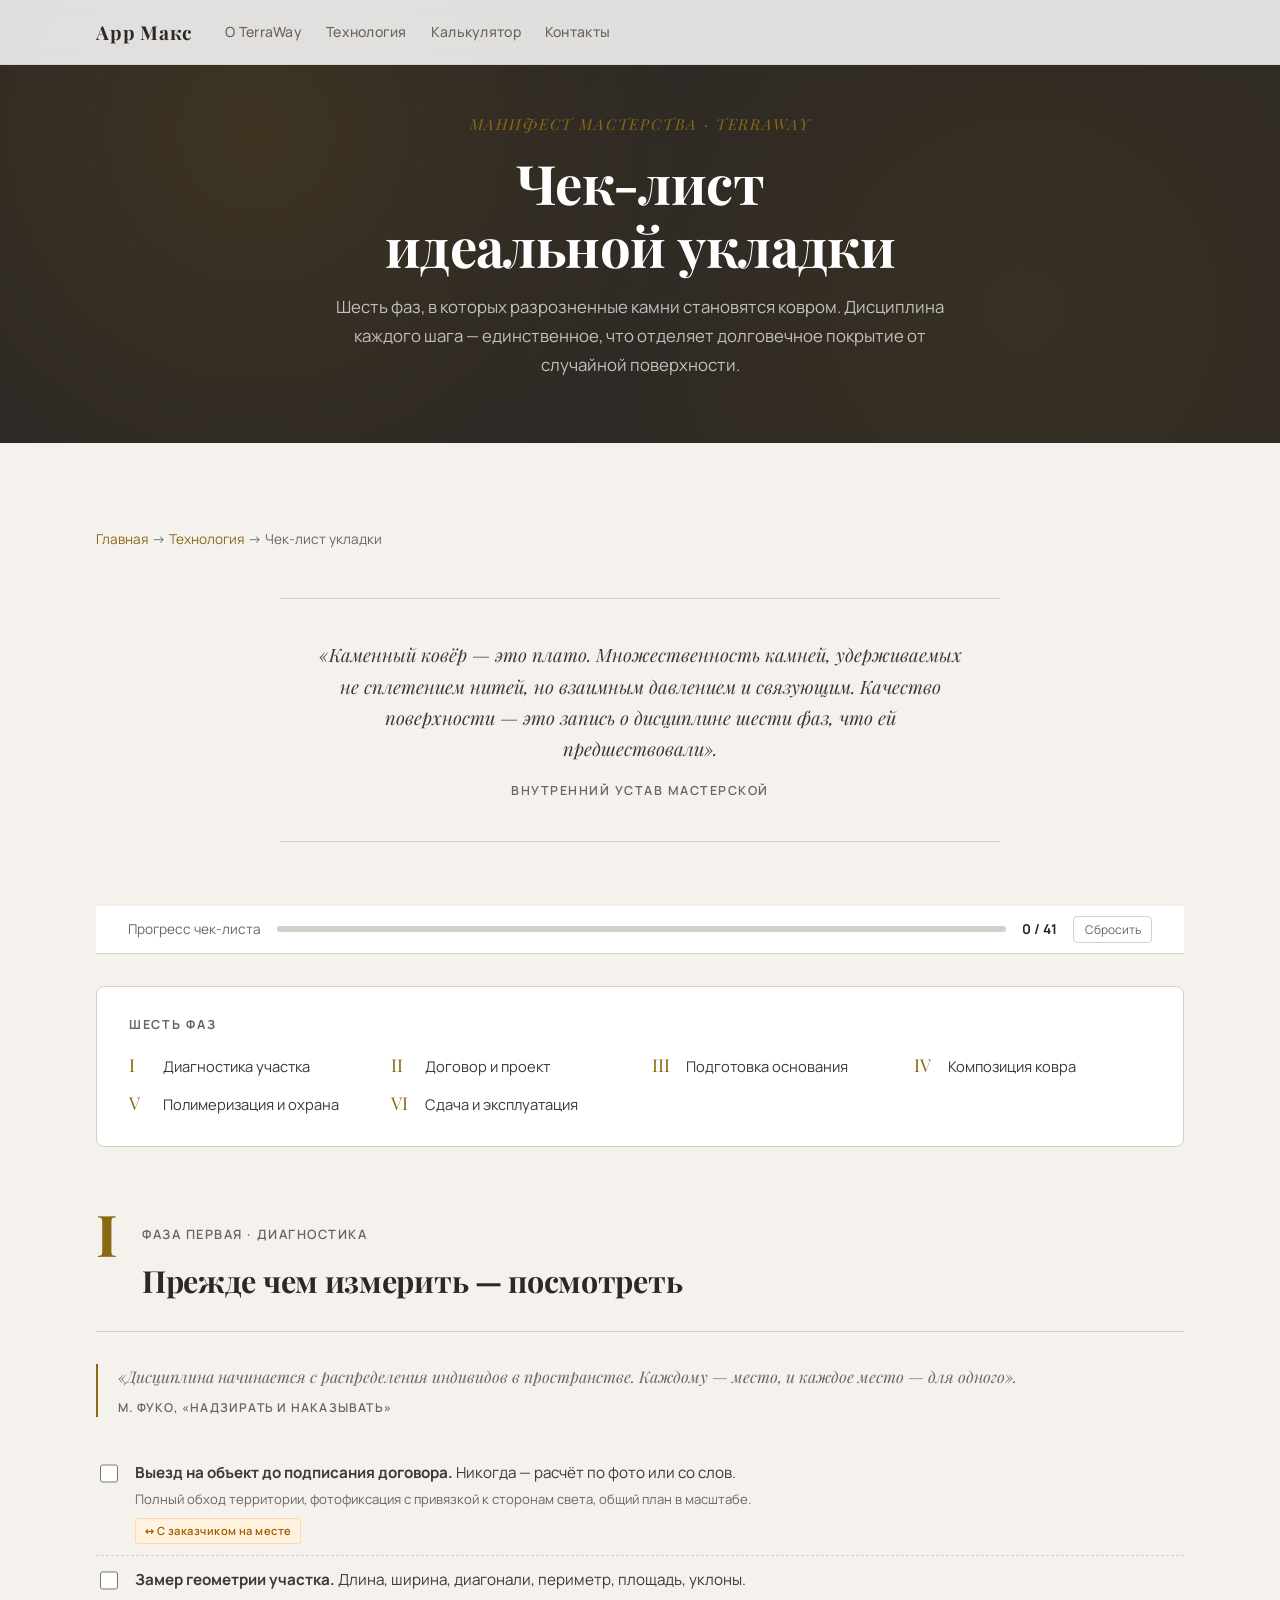
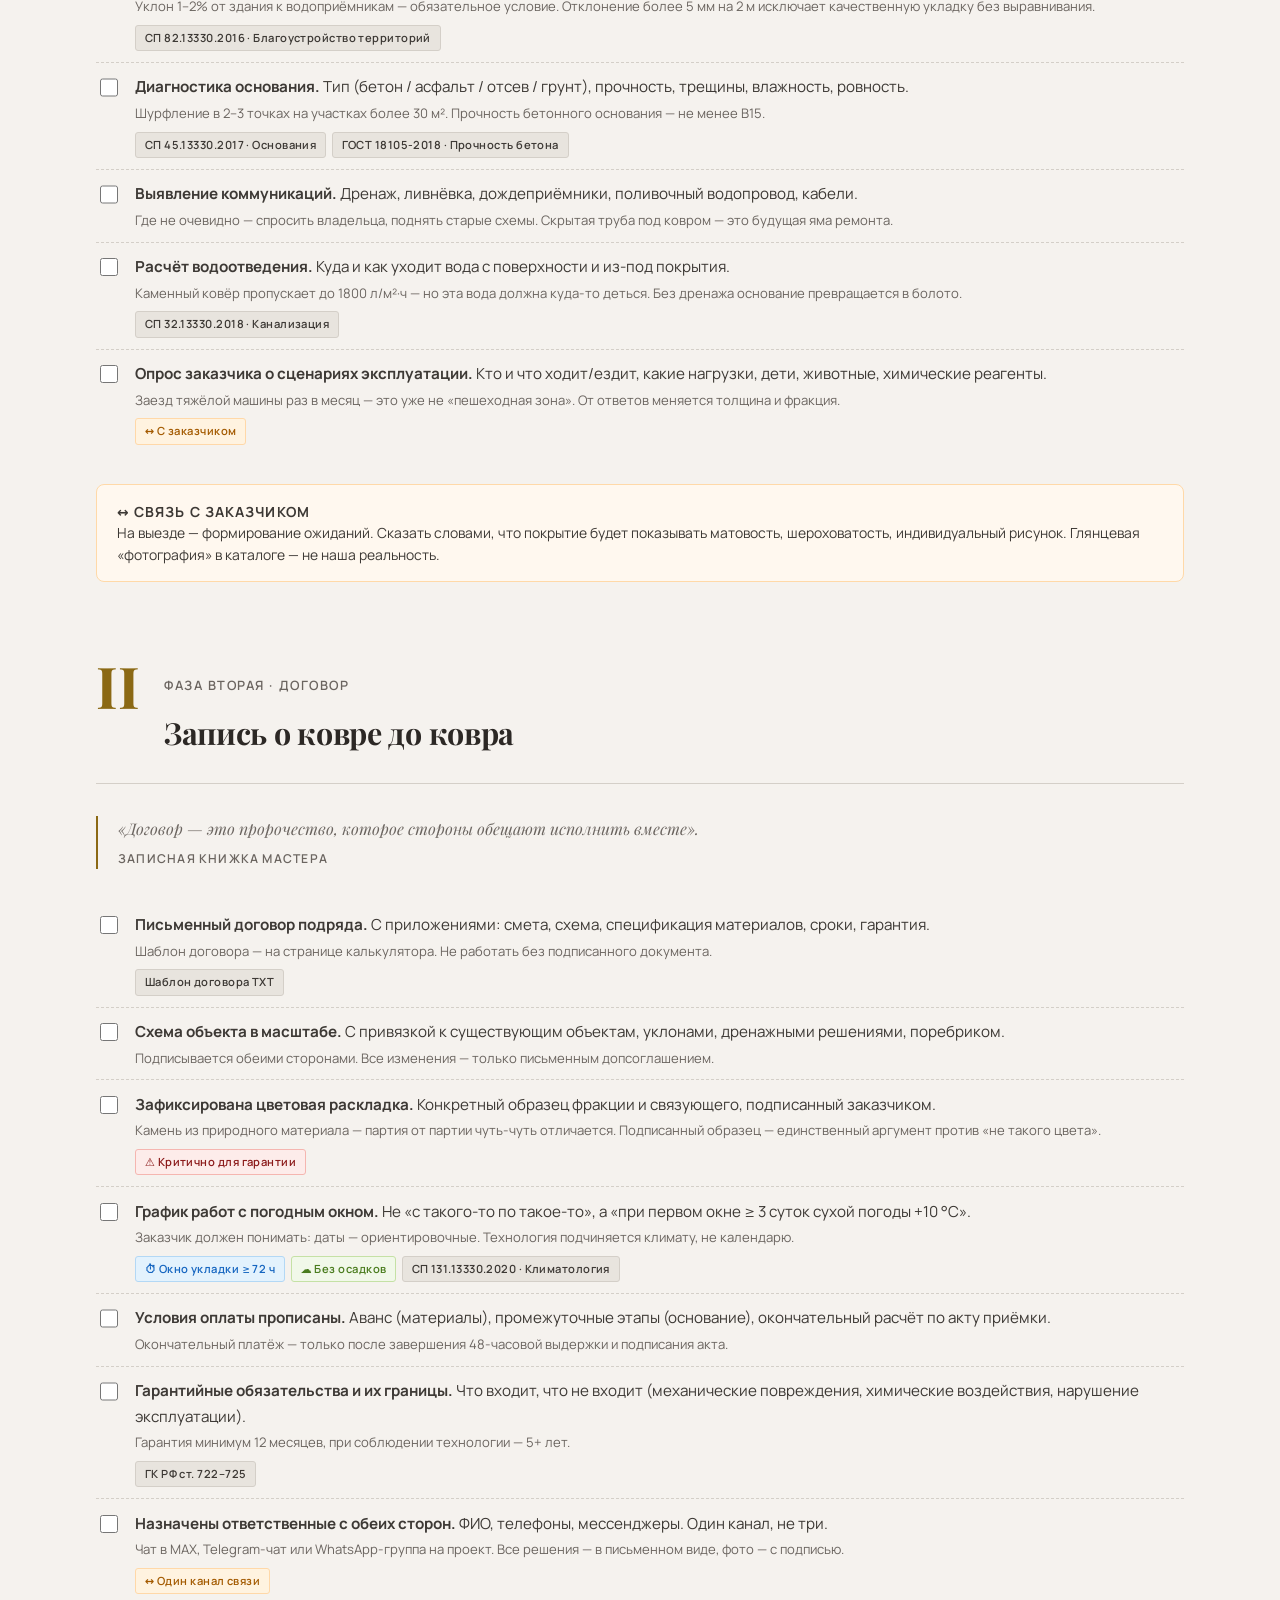
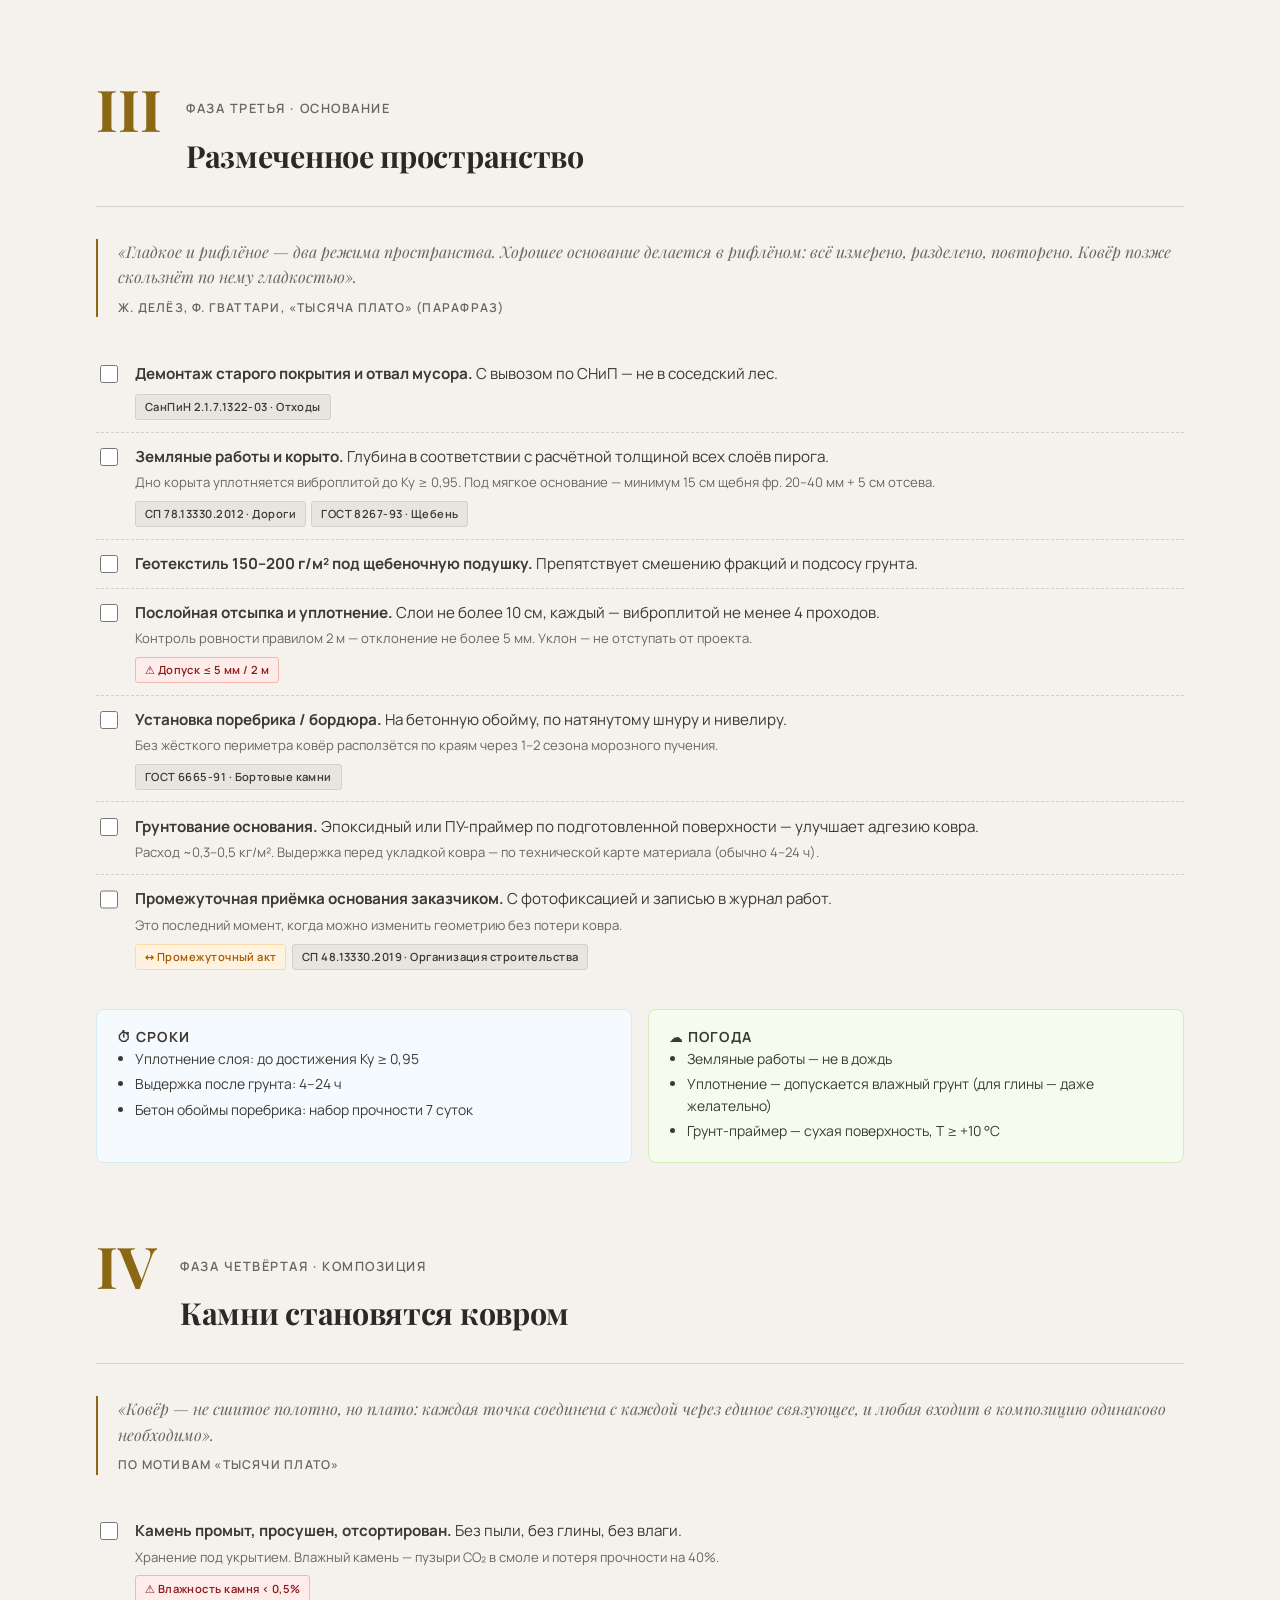
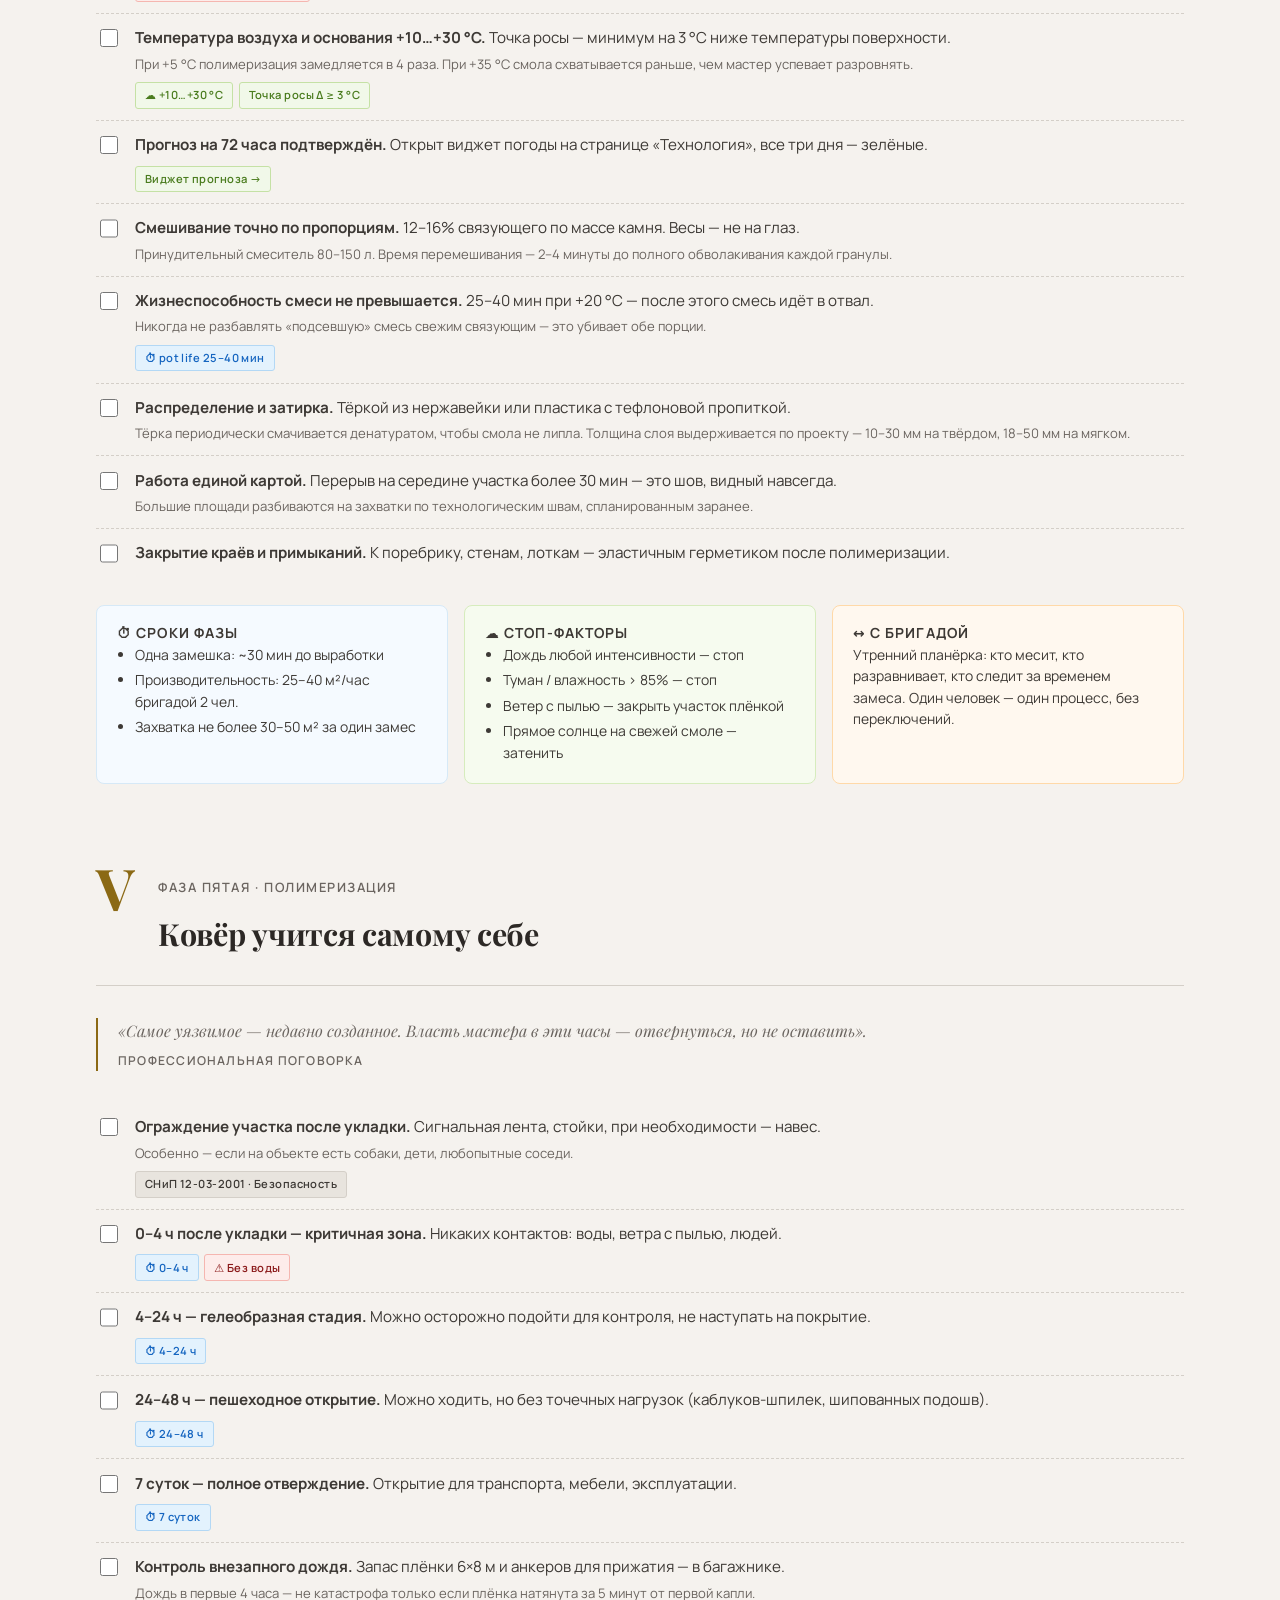
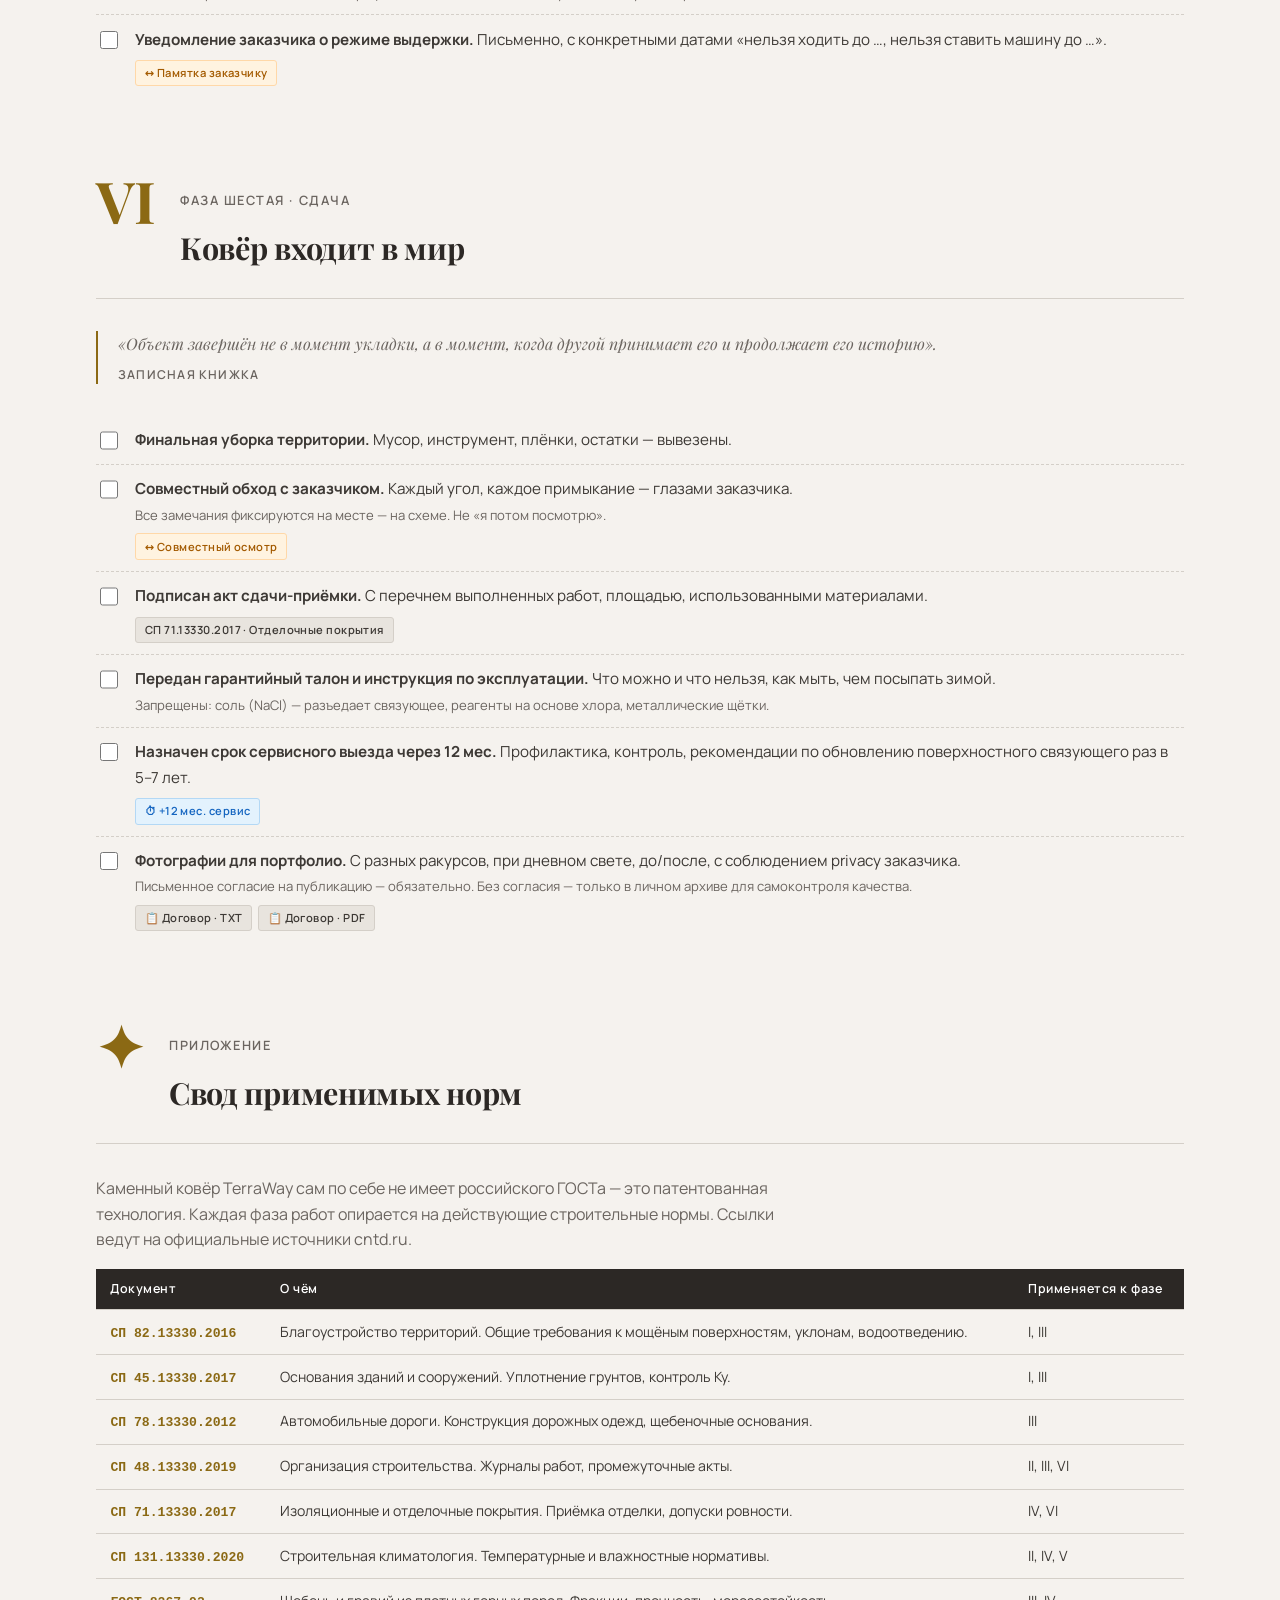
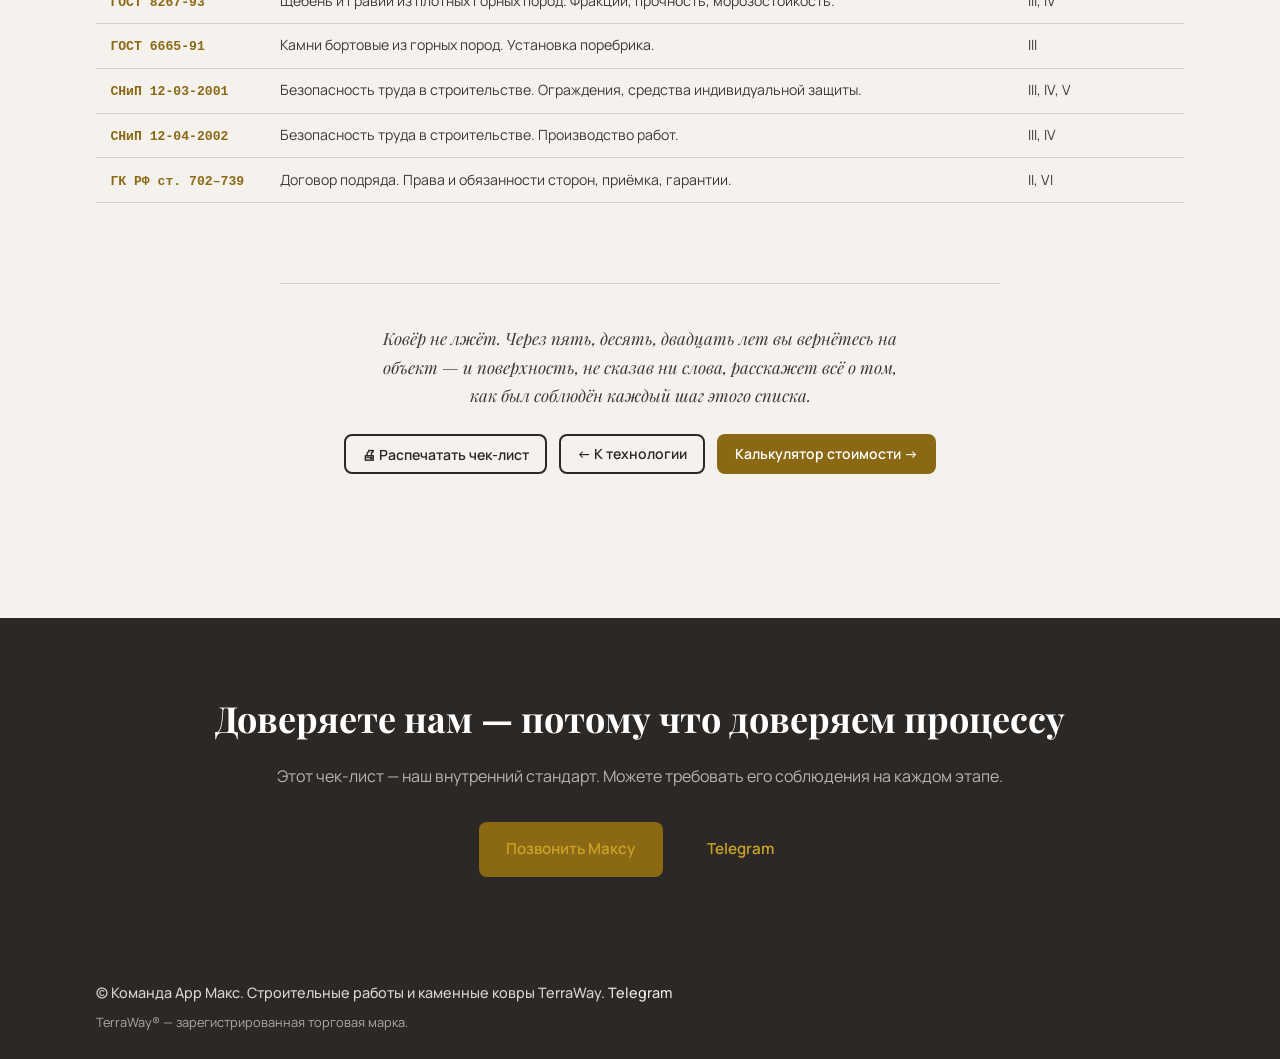
<file: success.html>
<!DOCTYPE html>
<html lang="ru">
<head>
  <meta charset="UTF-8">
  <meta name="viewport" content="width=device-width, initial-scale=1.0">
  <title>Чек-лист идеальной укладки — каменный ковёр как плато | TerraWay</title>
  <meta name="description" content="Шесть фаз правильной укладки каменного ковра: диагностика, договор, основание, композиция, полимеризация, сдача. С указанием СНиПов, временных окон, погодных условий и коммуникации.">
  <link rel="preconnect" href="https://fonts.googleapis.com">
  <link rel="preconnect" href="https://fonts.gstatic.com" crossorigin>
  <link href="https://fonts.googleapis.com/css2?family=Manrope:wght@400;500;600;700&family=Playfair+Display:wght@400;600;700&display=swap" rel="stylesheet">
  <link rel="stylesheet" href="styles.css">
  <style>
    /* ── editorial hero ── */
    .succ-hero {
      padding: 7rem 0 4rem;
      background: var(--color-dark);
      color: #fff;
      text-align: center;
      position: relative;
      overflow: hidden;
    }
    .succ-hero::before {
      content: '';
      position: absolute; inset: 0;
      background:
        radial-gradient(circle at 20% 30%, rgba(139,105,20,.18), transparent 40%),
        radial-gradient(circle at 80% 70%, rgba(139,105,20,.12), transparent 50%);
      pointer-events: none;
    }
    .succ-hero__kicker {
      font-family: var(--font-display);
      font-style: italic;
      font-weight: 400;
      font-size: .95rem;
      color: var(--color-accent);
      letter-spacing: .12em;
      text-transform: uppercase;
      margin: 0 0 1rem;
      position: relative;
    }
    .succ-hero__title {
      font-family: var(--font-display);
      font-size: clamp(2rem, 5vw, 3.4rem);
      font-weight: 700;
      margin: 0 0 1rem;
      color: #fff;
      letter-spacing: -.01em;
      line-height: 1.15;
      position: relative;
    }
    .succ-hero__lead {
      font-size: 1.05rem;
      color: rgba(255,255,255,.7);
      max-width: 620px;
      margin: 0 auto;
      line-height: 1.7;
      position: relative;
    }

    /* ── manifesto / epigraph ── */
    .manifesto {
      max-width: 720px;
      margin: 3rem auto 4rem;
      padding: 2.5rem 2rem;
      border-top: 1px solid var(--color-border);
      border-bottom: 1px solid var(--color-border);
      text-align: center;
    }
    .manifesto p {
      font-family: var(--font-display);
      font-size: 1.15rem;
      font-style: italic;
      font-weight: 400;
      line-height: 1.7;
      color: var(--color-text);
      margin: 0 0 1rem;
    }
    .manifesto p:last-child { margin-bottom: 0; }
    .manifesto cite {
      display: block;
      font-family: var(--font-sans);
      font-size: .78rem;
      font-style: normal;
      font-weight: 600;
      letter-spacing: .12em;
      text-transform: uppercase;
      color: var(--color-text-muted);
      margin-top: 1rem;
    }

    /* ── breadcrumb & toc ── */
    .breadcrumb { font-size: .85rem; color: var(--color-text-muted); margin-bottom: 2rem; }
    .breadcrumb a { color: var(--color-accent); }

    .toc {
      background: var(--color-surface);
      border: 1px solid var(--color-border);
      border-radius: var(--radius);
      padding: 1.75rem 2rem;
      margin-bottom: 4rem;
    }
    .toc__title {
      font-size: .78rem;
      font-weight: 700;
      text-transform: uppercase;
      letter-spacing: .14em;
      color: var(--color-text-muted);
      margin: 0 0 1rem;
    }
    .toc__list {
      margin: 0; padding: 0; list-style: none;
      display: grid;
      grid-template-columns: repeat(auto-fit, minmax(220px, 1fr));
      gap: .6rem 1.5rem;
    }
    .toc__list li {
      display: flex; align-items: baseline; gap: .65rem;
      font-size: .92rem;
    }
    .toc__num {
      font-family: var(--font-display);
      font-size: 1.1rem;
      color: var(--color-accent);
      min-width: 1.5rem;
    }
    .toc__list a {
      color: var(--color-text);
      border-bottom: 1px dotted transparent;
      transition: border-color var(--transition);
    }
    .toc__list a:hover {
      color: var(--color-accent-hover);
      border-color: currentColor;
    }

    /* ── phase ── */
    .phase {
      margin-bottom: 5rem;
      scroll-margin-top: 5rem;
    }
    .phase__header {
      display: flex;
      align-items: flex-start;
      gap: 1.5rem;
      padding-bottom: 1.25rem;
      border-bottom: 1px solid var(--color-border);
      margin-bottom: 2rem;
    }
    .phase__roman {
      font-family: var(--font-display);
      font-size: clamp(2.6rem, 5vw, 3.6rem);
      font-weight: 700;
      color: var(--color-accent);
      line-height: 1;
      flex-shrink: 0;
      margin-top: -.1em;
    }
    .phase__title-wrap { flex: 1; }
    .phase__title {
      font-family: var(--font-display);
      font-size: clamp(1.4rem, 3vw, 1.9rem);
      font-weight: 700;
      color: var(--color-dark);
      margin: 0 0 .35rem;
      letter-spacing: -.01em;
    }
    .phase__kicker {
      font-size: .8rem;
      font-weight: 600;
      letter-spacing: .12em;
      text-transform: uppercase;
      color: var(--color-text-muted);
    }
    .phase__epigraph {
      font-family: var(--font-display);
      font-style: italic;
      font-size: 1rem;
      line-height: 1.6;
      color: var(--color-text-muted);
      padding-left: 1.25rem;
      border-left: 2px solid var(--color-accent);
      margin: 0 0 2rem;
    }
    .phase__epigraph cite {
      display: block;
      font-family: var(--font-sans);
      font-style: normal;
      font-size: .76rem;
      font-weight: 600;
      letter-spacing: .1em;
      text-transform: uppercase;
      color: var(--color-text-muted);
      margin-top: .5rem;
    }

    /* ── checklist ── */
    .checklist { list-style: none; padding: 0; margin: 0 0 1.5rem; }
    .checklist__item {
      display: flex;
      align-items: flex-start;
      gap: .85rem;
      padding: .7rem 0;
      border-bottom: 1px dashed var(--color-border);
    }
    .checklist__item:last-child { border-bottom: 0; }
    .checklist__check {
      width: 1.15rem;
      height: 1.15rem;
      margin-top: .25rem;
      accent-color: var(--color-accent);
      flex-shrink: 0;
      cursor: pointer;
    }
    .checklist__body { flex: 1; }
    .checklist__text {
      font-size: .95rem;
      line-height: 1.55;
      color: var(--color-text);
      transition: color .2s, text-decoration-color .2s;
    }
    .checklist__item input:checked ~ .checklist__body .checklist__text {
      color: var(--color-text-muted);
      text-decoration: line-through;
      text-decoration-color: var(--color-text-muted);
      text-decoration-thickness: 1px;
    }
    .checklist__note {
      display: block;
      font-size: .82rem;
      color: var(--color-text-muted);
      margin-top: .25rem;
      line-height: 1.5;
    }
    .checklist__refs {
      display: flex;
      flex-wrap: wrap;
      gap: .35rem;
      margin-top: .5rem;
    }
    .ref-badge {
      display: inline-flex;
      align-items: center;
      font-size: .7rem;
      font-weight: 600;
      letter-spacing: .04em;
      padding: .2rem .55rem;
      background: var(--color-bg-alt);
      color: var(--color-text);
      border-radius: 3px;
      border: 1px solid var(--color-border);
      transition: background var(--transition), color var(--transition);
    }
    a.ref-badge:hover { background: var(--color-accent); color: #fff; border-color: var(--color-accent); }
    .ref-badge--critical { background: #fdecea; color: #8b1a1a; border-color: #f5b6b0; }
    .ref-badge--time     { background: #e3f2fd; color: #1565c0; border-color: #b3d8f5; }
    .ref-badge--weather  { background: #f1f8e9; color: #4a7c1e; border-color: #c5e1a5; }
    .ref-badge--comm     { background: #fff3e0; color: #a35a00; border-color: #ffd8a8; }

    /* ── sub-blocks within phase ── */
    .phase__subgrid {
      display: grid;
      grid-template-columns: repeat(auto-fit, minmax(240px, 1fr));
      gap: 1rem;
      margin-top: 1.75rem;
    }
    .phase__sub {
      padding: 1rem 1.25rem;
      border-radius: var(--radius);
      border: 1px solid var(--color-border);
      background: var(--color-bg);
    }
    .phase__sub--time     { background: #f5faff; border-color: #d6e9f7; }
    .phase__sub--weather  { background: #f6fbef; border-color: #d6ecbd; }
    .phase__sub--comm     { background: #fff8ef; border-color: #ffd9a8; }
    .phase__sub__h {
      display: flex; align-items: center; gap: .5rem;
      font-size: .78rem; font-weight: 700;
      text-transform: uppercase; letter-spacing: .08em;
      color: var(--color-text-muted);
      margin-bottom: .55rem;
    }
    .phase__sub p, .phase__sub ul {
      font-size: .87rem; line-height: 1.55;
      color: var(--color-text);
      margin: 0;
    }
    .phase__sub ul { padding-left: 1.1rem; }
    .phase__sub li { margin-bottom: .25rem; }

    /* ── progress meter ── */
    .progress-bar {
      position: sticky; top: 4rem; z-index: 50;
      background: rgba(255,255,255,.95);
      backdrop-filter: blur(8px);
      border-bottom: 1px solid var(--color-border);
      padding: .65rem 0;
      margin-bottom: 2rem;
    }
    .progress-bar__inner {
      display: flex; align-items: center; gap: 1rem;
      max-width: var(--container);
      margin: 0 auto;
      padding: 0 1rem;
      font-size: .85rem;
      color: var(--color-text-muted);
    }
    .progress-bar__track {
      flex: 1; height: 6px;
      background: var(--color-border);
      border-radius: 3px; overflow: hidden;
    }
    .progress-bar__fill {
      height: 100%; width: 0%;
      background: linear-gradient(90deg, var(--color-accent), #c89b3a);
      transition: width .3s;
    }
    .progress-bar__num { font-weight: 700; color: var(--color-dark); white-space: nowrap; }
    .progress-bar__reset {
      font-size: .75rem;
      color: var(--color-text-muted);
      background: none; border: 1px solid var(--color-border);
      padding: .25rem .65rem;
      border-radius: 4px;
      cursor: pointer;
      font-family: inherit;
    }
    .progress-bar__reset:hover { background: var(--color-bg-alt); color: var(--color-dark); }

    /* ── footer cta ── */
    .closing {
      max-width: 720px;
      margin: 4rem auto 2rem;
      padding: 2.5rem 2rem;
      text-align: center;
      border-top: 1px solid var(--color-border);
    }
    .closing p {
      font-family: var(--font-display);
      font-style: italic;
      font-size: 1.05rem;
      line-height: 1.7;
      color: var(--color-text);
      max-width: 540px;
      margin: 0 auto 1.5rem;
    }

    /* ── snip appendix table ── */
    .snip-table {
      width: 100%;
      border-collapse: collapse;
      font-size: .88rem;
      margin-top: 1rem;
    }
    .snip-table th, .snip-table td {
      padding: .65rem .9rem;
      text-align: left;
      border-bottom: 1px solid var(--color-border);
      vertical-align: top;
    }
    .snip-table th {
      background: var(--color-dark);
      color: #fff;
      font-weight: 600;
      font-size: .78rem;
      letter-spacing: .04em;
    }
    .snip-table tr:nth-child(even) td { background: var(--color-bg); }
    .snip-table code {
      font-family: ui-monospace, 'SF Mono', Menlo, monospace;
      font-size: .82rem;
      color: var(--color-accent);
      font-weight: 600;
    }

    @media print {
      .progress-bar, .breadcrumb, .toc, .succ-hero { display: none; }
      .phase { page-break-inside: avoid; }
      body { background: #fff; }
    }
  </style>
</head>
<body>
  <header class="header">
    <div class="container header__inner">
      <a href="./" class="logo">Арр Макс</a>
      <nav class="nav">
        <a href="./#terraway">О TerraWay</a>
        <a href="norm_details.html">Технология</a>
        <a href="calc/">Калькулятор</a>
        <a href="./#contact">Контакты</a>
      </nav>
    </div>
  </header>

  <main>
    <section class="succ-hero">
      <div class="container">
        <p class="succ-hero__kicker">Манифест мастерства · TerraWay</p>
        <h1 class="succ-hero__title">Чек-лист<br>идеальной укладки</h1>
        <p class="succ-hero__lead">Шесть фаз, в которых разрозненные камни становятся ковром. Дисциплина каждого шага — единственное, что отделяет долговечное покрытие от случайной поверхности.</p>
      </div>
    </section>

    <section class="section">
      <div class="container">
        <p class="breadcrumb"><a href="./">Главная</a> → <a href="norm_details.html">Технология</a> → Чек-лист укладки</p>

        <!-- ── manifesto ── -->
        <div class="manifesto">
          <p>«Каменный ковёр — это плато. Множественность камней, удерживаемых не сплетением нитей, но взаимным давлением и связующим. Качество поверхности — это запись о дисциплине шести фаз, что ей предшествовали».</p>
          <cite>Внутренний устав мастерской</cite>
        </div>

        <!-- ── progress bar (sticky) ── -->
        <div class="progress-bar" id="progressBar">
          <div class="progress-bar__inner">
            <span>Прогресс чек-листа</span>
            <div class="progress-bar__track"><div class="progress-bar__fill" id="progressFill"></div></div>
            <span class="progress-bar__num"><span id="progressDone">0</span> / <span id="progressTotal">0</span></span>
            <button class="progress-bar__reset" type="button" id="resetBtn">Сбросить</button>
          </div>
        </div>

        <!-- ── TOC ── -->
        <nav class="toc" aria-label="Содержание">
          <p class="toc__title">Шесть фаз</p>
          <ul class="toc__list">
            <li><span class="toc__num">I</span><a href="#phase-1">Диагностика участка</a></li>
            <li><span class="toc__num">II</span><a href="#phase-2">Договор и проект</a></li>
            <li><span class="toc__num">III</span><a href="#phase-3">Подготовка основания</a></li>
            <li><span class="toc__num">IV</span><a href="#phase-4">Композиция ковра</a></li>
            <li><span class="toc__num">V</span><a href="#phase-5">Полимеризация и охрана</a></li>
            <li><span class="toc__num">VI</span><a href="#phase-6">Сдача и эксплуатация</a></li>
          </ul>
        </nav>

        <!-- ═══════════════════════════════════════════════════════════ -->
        <article class="phase" id="phase-1">
          <header class="phase__header">
            <span class="phase__roman">I</span>
            <div class="phase__title-wrap">
              <p class="phase__kicker">Фаза первая · Диагностика</p>
              <h2 class="phase__title">Прежде чем измерить — посмотреть</h2>
            </div>
          </header>

          <blockquote class="phase__epigraph">
            «Дисциплина начинается с распределения индивидов в пространстве. Каждому — место, и каждое место — для одного».
            <cite>М. Фуко, «Надзирать и наказывать»</cite>
          </blockquote>

          <ul class="checklist" data-phase="1">
            <li class="checklist__item">
              <input type="checkbox" class="checklist__check" id="c1-1">
              <div class="checklist__body">
                <label for="c1-1" class="checklist__text"><strong>Выезд на объект до подписания договора.</strong> Никогда — расчёт по фото или со слов.</label>
                <span class="checklist__note">Полный обход территории, фотофиксация с привязкой к сторонам света, общий план в масштабе.</span>
                <div class="checklist__refs">
                  <span class="ref-badge ref-badge--comm">↔ С заказчиком на месте</span>
                </div>
              </div>
            </li>
            <li class="checklist__item">
              <input type="checkbox" class="checklist__check" id="c1-2">
              <div class="checklist__body">
                <label for="c1-2" class="checklist__text"><strong>Замер геометрии участка.</strong> Длина, ширина, диагонали, периметр, площадь, уклоны.</label>
                <span class="checklist__note">Уклон 1–2% от здания к водоприёмникам — обязательное условие. Отклонение более 5 мм на 2 м исключает качественную укладку без выравнивания.</span>
                <div class="checklist__refs">
                  <a class="ref-badge" href="https://docs.cntd.ru/document/456054205" target="_blank" rel="noopener">СП 82.13330.2016 · Благоустройство территорий</a>
                </div>
              </div>
            </li>
            <li class="checklist__item">
              <input type="checkbox" class="checklist__check" id="c1-3">
              <div class="checklist__body">
                <label for="c1-3" class="checklist__text"><strong>Диагностика основания.</strong> Тип (бетон / асфальт / отсев / грунт), прочность, трещины, влажность, ровность.</label>
                <span class="checklist__note">Шурфление в 2–3 точках на участках более 30 м². Прочность бетонного основания — не менее B15.</span>
                <div class="checklist__refs">
                  <a class="ref-badge" href="https://docs.cntd.ru/document/456069588" target="_blank" rel="noopener">СП 45.13330.2017 · Основания</a>
                  <span class="ref-badge">ГОСТ 18105-2018 · Прочность бетона</span>
                </div>
              </div>
            </li>
            <li class="checklist__item">
              <input type="checkbox" class="checklist__check" id="c1-4">
              <div class="checklist__body">
                <label for="c1-4" class="checklist__text"><strong>Выявление коммуникаций.</strong> Дренаж, ливнёвка, дождеприёмники, поливочный водопровод, кабели.</label>
                <span class="checklist__note">Где не очевидно — спросить владельца, поднять старые схемы. Скрытая труба под ковром — это будущая яма ремонта.</span>
              </div>
            </li>
            <li class="checklist__item">
              <input type="checkbox" class="checklist__check" id="c1-5">
              <div class="checklist__body">
                <label for="c1-5" class="checklist__text"><strong>Расчёт водоотведения.</strong> Куда и как уходит вода с поверхности и из-под покрытия.</label>
                <span class="checklist__note">Каменный ковёр пропускает до 1800 л/м²·ч — но эта вода должна куда-то деться. Без дренажа основание превращается в болото.</span>
                <div class="checklist__refs">
                  <a class="ref-badge" href="https://docs.cntd.ru/document/456056452" target="_blank" rel="noopener">СП 32.13330.2018 · Канализация</a>
                </div>
              </div>
            </li>
            <li class="checklist__item">
              <input type="checkbox" class="checklist__check" id="c1-6">
              <div class="checklist__body">
                <label for="c1-6" class="checklist__text"><strong>Опрос заказчика о сценариях эксплуатации.</strong> Кто и что ходит/ездит, какие нагрузки, дети, животные, химические реагенты.</label>
                <span class="checklist__note">Заезд тяжёлой машины раз в месяц — это уже не «пешеходная зона». От ответов меняется толщина и фракция.</span>
                <div class="checklist__refs">
                  <span class="ref-badge ref-badge--comm">↔ С заказчиком</span>
                </div>
              </div>
            </li>
          </ul>

          <div class="phase__subgrid">
            <div class="phase__sub phase__sub--comm">
              <p class="phase__sub__h">↔ Связь с заказчиком</p>
              <p>На выезде — формирование ожиданий. Сказать словами, что покрытие будет показывать матовость, шероховатость, индивидуальный рисунок. Глянцевая «фотография» в каталоге — не наша реальность.</p>
            </div>
          </div>
        </article>

        <!-- ═══════════════════════════════════════════════════════════ -->
        <article class="phase" id="phase-2">
          <header class="phase__header">
            <span class="phase__roman">II</span>
            <div class="phase__title-wrap">
              <p class="phase__kicker">Фаза вторая · Договор</p>
              <h2 class="phase__title">Запись о ковре до ковра</h2>
            </div>
          </header>

          <blockquote class="phase__epigraph">
            «Договор — это пророчество, которое стороны обещают исполнить вместе».
            <cite>Записная книжка мастера</cite>
          </blockquote>

          <ul class="checklist" data-phase="2">
            <li class="checklist__item">
              <input type="checkbox" class="checklist__check" id="c2-1">
              <div class="checklist__body">
                <label for="c2-1" class="checklist__text"><strong>Письменный договор подряда.</strong> С приложениями: смета, схема, спецификация материалов, сроки, гарантия.</label>
                <span class="checklist__note">Шаблон договора — на странице калькулятора. Не работать без подписанного документа.</span>
                <div class="checklist__refs">
                  <a class="ref-badge" href="calc/agreement.txt" target="_blank">Шаблон договора TXT</a>
                </div>
              </div>
            </li>
            <li class="checklist__item">
              <input type="checkbox" class="checklist__check" id="c2-2">
              <div class="checklist__body">
                <label for="c2-2" class="checklist__text"><strong>Схема объекта в масштабе.</strong> С привязкой к существующим объектам, уклонами, дренажными решениями, поребриком.</label>
                <span class="checklist__note">Подписывается обеими сторонами. Все изменения — только письменным допсоглашением.</span>
              </div>
            </li>
            <li class="checklist__item">
              <input type="checkbox" class="checklist__check" id="c2-3">
              <div class="checklist__body">
                <label for="c2-3" class="checklist__text"><strong>Зафиксирована цветовая раскладка.</strong> Конкретный образец фракции и связующего, подписанный заказчиком.</label>
                <span class="checklist__note">Камень из природного материала — партия от партии чуть-чуть отличается. Подписанный образец — единственный аргумент против «не такого цвета».</span>
                <div class="checklist__refs">
                  <span class="ref-badge ref-badge--critical">⚠ Критично для гарантии</span>
                </div>
              </div>
            </li>
            <li class="checklist__item">
              <input type="checkbox" class="checklist__check" id="c2-4">
              <div class="checklist__body">
                <label for="c2-4" class="checklist__text"><strong>График работ с погодным окном.</strong> Не «с такого-то по такое-то», а «при первом окне ≥ 3 суток сухой погоды +10 °C».</label>
                <span class="checklist__note">Заказчик должен понимать: даты — ориентировочные. Технология подчиняется климату, не календарю.</span>
                <div class="checklist__refs">
                  <span class="ref-badge ref-badge--time">⏱ Окно укладки ≥ 72 ч</span>
                  <span class="ref-badge ref-badge--weather">☁ Без осадков</span>
                  <a class="ref-badge" href="https://docs.cntd.ru/document/573659358" target="_blank" rel="noopener">СП 131.13330.2020 · Климатология</a>
                </div>
              </div>
            </li>
            <li class="checklist__item">
              <input type="checkbox" class="checklist__check" id="c2-5">
              <div class="checklist__body">
                <label for="c2-5" class="checklist__text"><strong>Условия оплаты прописаны.</strong> Аванс (материалы), промежуточные этапы (основание), окончательный расчёт по акту приёмки.</label>
                <span class="checklist__note">Окончательный платёж — только после завершения 48-часовой выдержки и подписания акта.</span>
              </div>
            </li>
            <li class="checklist__item">
              <input type="checkbox" class="checklist__check" id="c2-6">
              <div class="checklist__body">
                <label for="c2-6" class="checklist__text"><strong>Гарантийные обязательства и их границы.</strong> Что входит, что не входит (механические повреждения, химические воздействия, нарушение эксплуатации).</label>
                <span class="checklist__note">Гарантия минимум 12 месяцев, при соблюдении технологии — 5+ лет.</span>
                <div class="checklist__refs">
                  <a class="ref-badge" href="https://docs.cntd.ru/document/9027703" target="_blank" rel="noopener">ГК РФ ст. 722–725</a>
                </div>
              </div>
            </li>
            <li class="checklist__item">
              <input type="checkbox" class="checklist__check" id="c2-7">
              <div class="checklist__body">
                <label for="c2-7" class="checklist__text"><strong>Назначены ответственные с обеих сторон.</strong> ФИО, телефоны, мессенджеры. Один канал, не три.</label>
                <span class="checklist__note">Чат в MAX, Telegram-чат или WhatsApp-группа на проект. Все решения — в письменном виде, фото — с подписью.</span>
                <div class="checklist__refs">
                  <span class="ref-badge ref-badge--comm">↔ Один канал связи</span>
                </div>
              </div>
            </li>
          </ul>
        </article>

        <!-- ═══════════════════════════════════════════════════════════ -->
        <article class="phase" id="phase-3">
          <header class="phase__header">
            <span class="phase__roman">III</span>
            <div class="phase__title-wrap">
              <p class="phase__kicker">Фаза третья · Основание</p>
              <h2 class="phase__title">Размеченное пространство</h2>
            </div>
          </header>

          <blockquote class="phase__epigraph">
            «Гладкое и рифлёное — два режима пространства. Хорошее основание делается в рифлёном: всё измерено, разделено, повторено. Ковёр позже скользнёт по нему гладкостью».
            <cite>Ж. Делёз, Ф. Гваттари, «Тысяча плато» (парафраз)</cite>
          </blockquote>

          <ul class="checklist" data-phase="3">
            <li class="checklist__item">
              <input type="checkbox" class="checklist__check" id="c3-1">
              <div class="checklist__body">
                <label for="c3-1" class="checklist__text"><strong>Демонтаж старого покрытия и отвал мусора.</strong> С вывозом по СНиП — не в соседский лес.</label>
                <div class="checklist__refs">
                  <a class="ref-badge" href="https://docs.cntd.ru/document/901860627" target="_blank" rel="noopener">СанПиН 2.1.7.1322-03 · Отходы</a>
                </div>
              </div>
            </li>
            <li class="checklist__item">
              <input type="checkbox" class="checklist__check" id="c3-2">
              <div class="checklist__body">
                <label for="c3-2" class="checklist__text"><strong>Земляные работы и корыто.</strong> Глубина в соответствии с расчётной толщиной всех слоёв пирога.</label>
                <span class="checklist__note">Дно корыта уплотняется виброплитой до Ку ≥ 0,95. Под мягкое основание — минимум 15 см щебня фр. 20–40 мм + 5 см отсева.</span>
                <div class="checklist__refs">
                  <a class="ref-badge" href="https://docs.cntd.ru/document/871001237" target="_blank" rel="noopener">СП 78.13330.2012 · Дороги</a>
                  <a class="ref-badge" href="https://docs.cntd.ru/document/9054183" target="_blank" rel="noopener">ГОСТ 8267-93 · Щебень</a>
                </div>
              </div>
            </li>
            <li class="checklist__item">
              <input type="checkbox" class="checklist__check" id="c3-3">
              <div class="checklist__body">
                <label for="c3-3" class="checklist__text"><strong>Геотекстиль 150–200 г/м² под щебеночную подушку.</strong> Препятствует смешению фракций и подсосу грунта.</label>
              </div>
            </li>
            <li class="checklist__item">
              <input type="checkbox" class="checklist__check" id="c3-4">
              <div class="checklist__body">
                <label for="c3-4" class="checklist__text"><strong>Послойная отсыпка и уплотнение.</strong> Слои не более 10 см, каждый — виброплитой не менее 4 проходов.</label>
                <span class="checklist__note">Контроль ровности правилом 2 м — отклонение не более 5 мм. Уклон — не отступать от проекта.</span>
                <div class="checklist__refs">
                  <span class="ref-badge ref-badge--critical">⚠ Допуск ≤ 5 мм / 2 м</span>
                </div>
              </div>
            </li>
            <li class="checklist__item">
              <input type="checkbox" class="checklist__check" id="c3-5">
              <div class="checklist__body">
                <label for="c3-5" class="checklist__text"><strong>Установка поребрика / бордюра.</strong> На бетонную обойму, по натянутому шнуру и нивелиру.</label>
                <span class="checklist__note">Без жёсткого периметра ковёр расползётся по краям через 1–2 сезона морозного пучения.</span>
                <div class="checklist__refs">
                  <span class="ref-badge">ГОСТ 6665-91 · Бортовые камни</span>
                </div>
              </div>
            </li>
            <li class="checklist__item">
              <input type="checkbox" class="checklist__check" id="c3-6">
              <div class="checklist__body">
                <label for="c3-6" class="checklist__text"><strong>Грунтование основания.</strong> Эпоксидный или ПУ-праймер по подготовленной поверхности — улучшает адгезию ковра.</label>
                <span class="checklist__note">Расход ~0,3–0,5 кг/м². Выдержка перед укладкой ковра — по технической карте материала (обычно 4–24 ч).</span>
              </div>
            </li>
            <li class="checklist__item">
              <input type="checkbox" class="checklist__check" id="c3-7">
              <div class="checklist__body">
                <label for="c3-7" class="checklist__text"><strong>Промежуточная приёмка основания заказчиком.</strong> С фотофиксацией и записью в журнал работ.</label>
                <span class="checklist__note">Это последний момент, когда можно изменить геометрию без потери ковра.</span>
                <div class="checklist__refs">
                  <span class="ref-badge ref-badge--comm">↔ Промежуточный акт</span>
                  <a class="ref-badge" href="https://docs.cntd.ru/document/554403082" target="_blank" rel="noopener">СП 48.13330.2019 · Организация строительства</a>
                </div>
              </div>
            </li>
          </ul>

          <div class="phase__subgrid">
            <div class="phase__sub phase__sub--time">
              <p class="phase__sub__h">⏱ Сроки</p>
              <ul>
                <li>Уплотнение слоя: до достижения Ку ≥ 0,95</li>
                <li>Выдержка после грунта: 4–24 ч</li>
                <li>Бетон обоймы поребрика: набор прочности 7 суток</li>
              </ul>
            </div>
            <div class="phase__sub phase__sub--weather">
              <p class="phase__sub__h">☁ Погода</p>
              <ul>
                <li>Земляные работы — не в дождь</li>
                <li>Уплотнение — допускается влажный грунт (для глины — даже желательно)</li>
                <li>Грунт-праймер — сухая поверхность, T ≥ +10 °C</li>
              </ul>
            </div>
          </div>
        </article>

        <!-- ═══════════════════════════════════════════════════════════ -->
        <article class="phase" id="phase-4">
          <header class="phase__header">
            <span class="phase__roman">IV</span>
            <div class="phase__title-wrap">
              <p class="phase__kicker">Фаза четвёртая · Композиция</p>
              <h2 class="phase__title">Камни становятся ковром</h2>
            </div>
          </header>

          <blockquote class="phase__epigraph">
            «Ковёр — не сшитое полотно, но плато: каждая точка соединена с каждой через единое связующее, и любая входит в композицию одинаково необходимо».
            <cite>По мотивам «Тысячи плато»</cite>
          </blockquote>

          <ul class="checklist" data-phase="4">
            <li class="checklist__item">
              <input type="checkbox" class="checklist__check" id="c4-1">
              <div class="checklist__body">
                <label for="c4-1" class="checklist__text"><strong>Камень промыт, просушен, отсортирован.</strong> Без пыли, без глины, без влаги.</label>
                <span class="checklist__note">Хранение под укрытием. Влажный камень — пузыри CO₂ в смоле и потеря прочности на 40%.</span>
                <div class="checklist__refs">
                  <span class="ref-badge ref-badge--critical">⚠ Влажность камня &lt; 0,5%</span>
                </div>
              </div>
            </li>
            <li class="checklist__item">
              <input type="checkbox" class="checklist__check" id="c4-2">
              <div class="checklist__body">
                <label for="c4-2" class="checklist__text"><strong>Температура воздуха и основания +10…+30 °C.</strong> Точка росы — минимум на 3 °C ниже температуры поверхности.</label>
                <span class="checklist__note">При +5 °C полимеризация замедляется в 4 раза. При +35 °C смола схватывается раньше, чем мастер успевает разровнять.</span>
                <div class="checklist__refs">
                  <span class="ref-badge ref-badge--weather">☁ +10…+30 °C</span>
                  <span class="ref-badge ref-badge--weather">Точка росы Δ ≥ 3 °C</span>
                </div>
              </div>
            </li>
            <li class="checklist__item">
              <input type="checkbox" class="checklist__check" id="c4-3">
              <div class="checklist__body">
                <label for="c4-3" class="checklist__text"><strong>Прогноз на 72 часа подтверждён.</strong> Открыт виджет погоды на странице «Технология», все три дня — зелёные.</label>
                <div class="checklist__refs">
                  <a class="ref-badge ref-badge--weather" href="norm_details.html#weather">Виджет прогноза →</a>
                </div>
              </div>
            </li>
            <li class="checklist__item">
              <input type="checkbox" class="checklist__check" id="c4-4">
              <div class="checklist__body">
                <label for="c4-4" class="checklist__text"><strong>Смешивание точно по пропорциям.</strong> 12–16% связующего по массе камня. Весы — не на глаз.</label>
                <span class="checklist__note">Принудительный смеситель 80–150 л. Время перемешивания — 2–4 минуты до полного обволакивания каждой гранулы.</span>
              </div>
            </li>
            <li class="checklist__item">
              <input type="checkbox" class="checklist__check" id="c4-5">
              <div class="checklist__body">
                <label for="c4-5" class="checklist__text"><strong>Жизнеспособность смеси не превышается.</strong> 25–40 мин при +20 °C — после этого смесь идёт в отвал.</label>
                <span class="checklist__note">Никогда не разбавлять «подсевшую» смесь свежим связующим — это убивает обе порции.</span>
                <div class="checklist__refs">
                  <span class="ref-badge ref-badge--time">⏱ pot life 25–40 мин</span>
                </div>
              </div>
            </li>
            <li class="checklist__item">
              <input type="checkbox" class="checklist__check" id="c4-6">
              <div class="checklist__body">
                <label for="c4-6" class="checklist__text"><strong>Распределение и затирка.</strong> Тёркой из нержавейки или пластика с тефлоновой пропиткой.</label>
                <span class="checklist__note">Тёрка периодически смачивается денатуратом, чтобы смола не липла. Толщина слоя выдерживается по проекту — 10–30 мм на твёрдом, 18–50 мм на мягком.</span>
              </div>
            </li>
            <li class="checklist__item">
              <input type="checkbox" class="checklist__check" id="c4-7">
              <div class="checklist__body">
                <label for="c4-7" class="checklist__text"><strong>Работа единой картой.</strong> Перерыв на середине участка более 30 мин — это шов, видный навсегда.</label>
                <span class="checklist__note">Большие площади разбиваются на захватки по технологическим швам, спланированным заранее.</span>
              </div>
            </li>
            <li class="checklist__item">
              <input type="checkbox" class="checklist__check" id="c4-8">
              <div class="checklist__body">
                <label for="c4-8" class="checklist__text"><strong>Закрытие краёв и примыканий.</strong> К поребрику, стенам, лоткам — эластичным герметиком после полимеризации.</label>
              </div>
            </li>
          </ul>

          <div class="phase__subgrid">
            <div class="phase__sub phase__sub--time">
              <p class="phase__sub__h">⏱ Сроки фазы</p>
              <ul>
                <li>Одна замешка: ~30 мин до выработки</li>
                <li>Производительность: 25–40 м²/час бригадой 2 чел.</li>
                <li>Захватка не более 30–50 м² за один замес</li>
              </ul>
            </div>
            <div class="phase__sub phase__sub--weather">
              <p class="phase__sub__h">☁ Стоп-факторы</p>
              <ul>
                <li>Дождь любой интенсивности — стоп</li>
                <li>Туман / влажность &gt; 85% — стоп</li>
                <li>Ветер с пылью — закрыть участок плёнкой</li>
                <li>Прямое солнце на свежей смоле — затенить</li>
              </ul>
            </div>
            <div class="phase__sub phase__sub--comm">
              <p class="phase__sub__h">↔ С бригадой</p>
              <p>Утренний планёрка: кто месит, кто разравнивает, кто следит за временем замеса. Один человек — один процесс, без переключений.</p>
            </div>
          </div>
        </article>

        <!-- ═══════════════════════════════════════════════════════════ -->
        <article class="phase" id="phase-5">
          <header class="phase__header">
            <span class="phase__roman">V</span>
            <div class="phase__title-wrap">
              <p class="phase__kicker">Фаза пятая · Полимеризация</p>
              <h2 class="phase__title">Ковёр учится самому себе</h2>
            </div>
          </header>

          <blockquote class="phase__epigraph">
            «Самое уязвимое — недавно созданное. Власть мастера в эти часы — отвернуться, но не оставить».
            <cite>Профессиональная поговорка</cite>
          </blockquote>

          <ul class="checklist" data-phase="5">
            <li class="checklist__item">
              <input type="checkbox" class="checklist__check" id="c5-1">
              <div class="checklist__body">
                <label for="c5-1" class="checklist__text"><strong>Ограждение участка после укладки.</strong> Сигнальная лента, стойки, при необходимости — навес.</label>
                <span class="checklist__note">Особенно — если на объекте есть собаки, дети, любопытные соседи.</span>
                <div class="checklist__refs">
                  <a class="ref-badge" href="https://docs.cntd.ru/document/901794520" target="_blank" rel="noopener">СНиП 12-03-2001 · Безопасность</a>
                </div>
              </div>
            </li>
            <li class="checklist__item">
              <input type="checkbox" class="checklist__check" id="c5-2">
              <div class="checklist__body">
                <label for="c5-2" class="checklist__text"><strong>0–4 ч после укладки — критичная зона.</strong> Никаких контактов: воды, ветра с пылью, людей.</label>
                <div class="checklist__refs">
                  <span class="ref-badge ref-badge--time">⏱ 0–4 ч</span>
                  <span class="ref-badge ref-badge--critical">⚠ Без воды</span>
                </div>
              </div>
            </li>
            <li class="checklist__item">
              <input type="checkbox" class="checklist__check" id="c5-3">
              <div class="checklist__body">
                <label for="c5-3" class="checklist__text"><strong>4–24 ч — гелеобразная стадия.</strong> Можно осторожно подойти для контроля, не наступать на покрытие.</label>
                <div class="checklist__refs">
                  <span class="ref-badge ref-badge--time">⏱ 4–24 ч</span>
                </div>
              </div>
            </li>
            <li class="checklist__item">
              <input type="checkbox" class="checklist__check" id="c5-4">
              <div class="checklist__body">
                <label for="c5-4" class="checklist__text"><strong>24–48 ч — пешеходное открытие.</strong> Можно ходить, но без точечных нагрузок (каблуков-шпилек, шипованных подошв).</label>
                <div class="checklist__refs">
                  <span class="ref-badge ref-badge--time">⏱ 24–48 ч</span>
                </div>
              </div>
            </li>
            <li class="checklist__item">
              <input type="checkbox" class="checklist__check" id="c5-5">
              <div class="checklist__body">
                <label for="c5-5" class="checklist__text"><strong>7 суток — полное отверждение.</strong> Открытие для транспорта, мебели, эксплуатации.</label>
                <div class="checklist__refs">
                  <span class="ref-badge ref-badge--time">⏱ 7 суток</span>
                </div>
              </div>
            </li>
            <li class="checklist__item">
              <input type="checkbox" class="checklist__check" id="c5-6">
              <div class="checklist__body">
                <label for="c5-6" class="checklist__text"><strong>Контроль внезапного дождя.</strong> Запас плёнки 6×8 м и анкеров для прижатия — в багажнике.</label>
                <span class="checklist__note">Дождь в первые 4 часа — не катастрофа только если плёнка натянута за 5 минут от первой капли.</span>
              </div>
            </li>
            <li class="checklist__item">
              <input type="checkbox" class="checklist__check" id="c5-7">
              <div class="checklist__body">
                <label for="c5-7" class="checklist__text"><strong>Уведомление заказчика о режиме выдержки.</strong> Письменно, с конкретными датами «нельзя ходить до …, нельзя ставить машину до …».</label>
                <div class="checklist__refs">
                  <span class="ref-badge ref-badge--comm">↔ Памятка заказчику</span>
                </div>
              </div>
            </li>
          </ul>
        </article>

        <!-- ═══════════════════════════════════════════════════════════ -->
        <article class="phase" id="phase-6">
          <header class="phase__header">
            <span class="phase__roman">VI</span>
            <div class="phase__title-wrap">
              <p class="phase__kicker">Фаза шестая · Сдача</p>
              <h2 class="phase__title">Ковёр входит в мир</h2>
            </div>
          </header>

          <blockquote class="phase__epigraph">
            «Объект завершён не в момент укладки, а в момент, когда другой принимает его и продолжает его историю».
            <cite>Записная книжка</cite>
          </blockquote>

          <ul class="checklist" data-phase="6">
            <li class="checklist__item">
              <input type="checkbox" class="checklist__check" id="c6-1">
              <div class="checklist__body">
                <label for="c6-1" class="checklist__text"><strong>Финальная уборка территории.</strong> Мусор, инструмент, плёнки, остатки — вывезены.</label>
              </div>
            </li>
            <li class="checklist__item">
              <input type="checkbox" class="checklist__check" id="c6-2">
              <div class="checklist__body">
                <label for="c6-2" class="checklist__text"><strong>Совместный обход с заказчиком.</strong> Каждый угол, каждое примыкание — глазами заказчика.</label>
                <span class="checklist__note">Все замечания фиксируются на месте — на схеме. Не «я потом посмотрю».</span>
                <div class="checklist__refs">
                  <span class="ref-badge ref-badge--comm">↔ Совместный осмотр</span>
                </div>
              </div>
            </li>
            <li class="checklist__item">
              <input type="checkbox" class="checklist__check" id="c6-3">
              <div class="checklist__body">
                <label for="c6-3" class="checklist__text"><strong>Подписан акт сдачи-приёмки.</strong> С перечнем выполненных работ, площадью, использованными материалами.</label>
                <div class="checklist__refs">
                  <a class="ref-badge" href="https://docs.cntd.ru/document/871001100" target="_blank" rel="noopener">СП 71.13330.2017 · Отделочные покрытия</a>
                </div>
              </div>
            </li>
            <li class="checklist__item">
              <input type="checkbox" class="checklist__check" id="c6-4">
              <div class="checklist__body">
                <label for="c6-4" class="checklist__text"><strong>Передан гарантийный талон и инструкция по эксплуатации.</strong> Что можно и что нельзя, как мыть, чем посыпать зимой.</label>
                <span class="checklist__note">Запрещены: соль (NaCl) — разъедает связующее, реагенты на основе хлора, металлические щётки.</span>
              </div>
            </li>
            <li class="checklist__item">
              <input type="checkbox" class="checklist__check" id="c6-5">
              <div class="checklist__body">
                <label for="c6-5" class="checklist__text"><strong>Назначен срок сервисного выезда через 12 мес.</strong> Профилактика, контроль, рекомендации по обновлению поверхностного связующего раз в 5–7 лет.</label>
                <div class="checklist__refs">
                  <span class="ref-badge ref-badge--time">⏱ +12 мес. сервис</span>
                </div>
              </div>
            </li>
            <li class="checklist__item">
              <input type="checkbox" class="checklist__check" id="c6-6">
              <div class="checklist__body">
                <label for="c6-6" class="checklist__text"><strong>Фотографии для портфолио.</strong> С разных ракурсов, при дневном свете, до/после, с соблюдением privacy заказчика.</label>
                <span class="checklist__note">Письменное согласие на публикацию — обязательно. Без согласия — только в личном архиве для самоконтроля качества.</span>
                <div class="checklist__refs">
                  <a class="ref-badge" href="calc/agreement.txt" target="_blank" rel="noopener" download="Договор_TerraWay.txt">📋 Договор · TXT</a>
                  <a class="ref-badge" href="calc/agreement.pdf" target="_blank" rel="noopener" download="Договор_TerraWay.pdf">📋 Договор · PDF</a>
                </div>
              </div>
            </li>
          </ul>
        </article>

        <!-- ═══════════════════════════════════════════════════════════ -->
        <article class="phase" id="snip-appendix">
          <header class="phase__header">
            <span class="phase__roman">✦</span>
            <div class="phase__title-wrap">
              <p class="phase__kicker">Приложение</p>
              <h2 class="phase__title">Свод применимых норм</h2>
            </div>
          </header>

          <p style="max-width:680px; color:var(--color-text-muted); margin-bottom:1rem">Каменный ковёр TerraWay сам по себе не имеет российского ГОСТа — это патентованная технология. Каждая фаза работ опирается на действующие строительные нормы. Ссылки ведут на официальные источники cntd.ru.</p>

          <div class="resin-table-wrap">
            <table class="snip-table">
              <thead>
                <tr>
                  <th>Документ</th>
                  <th>О чём</th>
                  <th>Применяется к фазе</th>
                </tr>
              </thead>
              <tbody>
                <tr>
                  <td><a href="https://docs.cntd.ru/document/456054205" target="_blank" rel="noopener"><code>СП 82.13330.2016</code></a></td>
                  <td>Благоустройство территорий. Общие требования к мощёным поверхностям, уклонам, водоотведению.</td>
                  <td>I, III</td>
                </tr>
                <tr>
                  <td><a href="https://docs.cntd.ru/document/456069588" target="_blank" rel="noopener"><code>СП 45.13330.2017</code></a></td>
                  <td>Основания зданий и сооружений. Уплотнение грунтов, контроль Ку.</td>
                  <td>I, III</td>
                </tr>
                <tr>
                  <td><a href="https://docs.cntd.ru/document/871001237" target="_blank" rel="noopener"><code>СП 78.13330.2012</code></a></td>
                  <td>Автомобильные дороги. Конструкция дорожных одежд, щебеночные основания.</td>
                  <td>III</td>
                </tr>
                <tr>
                  <td><a href="https://docs.cntd.ru/document/554403082" target="_blank" rel="noopener"><code>СП 48.13330.2019</code></a></td>
                  <td>Организация строительства. Журналы работ, промежуточные акты.</td>
                  <td>II, III, VI</td>
                </tr>
                <tr>
                  <td><a href="https://docs.cntd.ru/document/871001100" target="_blank" rel="noopener"><code>СП 71.13330.2017</code></a></td>
                  <td>Изоляционные и отделочные покрытия. Приёмка отделки, допуски ровности.</td>
                  <td>IV, VI</td>
                </tr>
                <tr>
                  <td><a href="https://docs.cntd.ru/document/573659358" target="_blank" rel="noopener"><code>СП 131.13330.2020</code></a></td>
                  <td>Строительная климатология. Температурные и влажностные нормативы.</td>
                  <td>II, IV, V</td>
                </tr>
                <tr>
                  <td><a href="https://docs.cntd.ru/document/9054183" target="_blank" rel="noopener"><code>ГОСТ 8267-93</code></a></td>
                  <td>Щебень и гравий из плотных горных пород. Фракции, прочность, морозостойкость.</td>
                  <td>III, IV</td>
                </tr>
                <tr>
                  <td><code>ГОСТ 6665-91</code></td>
                  <td>Камни бортовые из горных пород. Установка поребрика.</td>
                  <td>III</td>
                </tr>
                <tr>
                  <td><a href="https://docs.cntd.ru/document/901794520" target="_blank" rel="noopener"><code>СНиП 12-03-2001</code></a></td>
                  <td>Безопасность труда в строительстве. Ограждения, средства индивидуальной защиты.</td>
                  <td>III, IV, V</td>
                </tr>
                <tr>
                  <td><a href="https://docs.cntd.ru/document/901829466" target="_blank" rel="noopener"><code>СНиП 12-04-2002</code></a></td>
                  <td>Безопасность труда в строительстве. Производство работ.</td>
                  <td>III, IV</td>
                </tr>
                <tr>
                  <td><a href="https://docs.cntd.ru/document/9027703" target="_blank" rel="noopener"><code>ГК РФ ст. 702–739</code></a></td>
                  <td>Договор подряда. Права и обязанности сторон, приёмка, гарантии.</td>
                  <td>II, VI</td>
                </tr>
              </tbody>
            </table>
          </div>
        </article>

        <!-- ── closing manifesto ── -->
        <div class="closing">
          <p>Ковёр не лжёт. Через пять, десять, двадцать лет вы вернётесь на объект — и поверхность, не сказав ни слова, расскажет всё о том, как был соблюдён каждый шаг этого списка.</p>
          <div style="display:flex; gap:.75rem; justify-content:center; flex-wrap:wrap">
            <button class="btn btn--outline btn--sm" type="button" onclick="window.print()">🖨 Распечатать чек-лист</button>
            <a class="btn btn--outline btn--sm" href="norm_details.html">← К технологии</a>
            <a class="btn btn--primary btn--sm" href="calc/">Калькулятор стоимости →</a>
          </div>
        </div>
      </div>
    </section>

    <section class="section section--dark">
      <div class="container" style="text-align:center">
        <h2 class="section__title" style="color:#fff">Доверяете нам — потому что доверяем процессу</h2>
        <p style="color:rgba(255,255,255,.65); margin-bottom:2rem">Этот чек-лист — наш внутренний стандарт. Можете требовать его соблюдения на каждом этапе.</p>
        <div style="display:flex; gap:1rem; justify-content:center; flex-wrap:wrap">
          <a href="tel:+79887680835" class="btn btn--primary">Позвонить Максу</a>
          <a href="https://t.me/arrmax_pub" target="_blank" rel="noopener" class="btn btn--outline">Telegram</a>
        </div>
      </div>
    </section>
  </main>

  <footer class="footer">
    <div class="container footer__inner">
      <p class="footer__copy">© Команда Арр Макс. Строительные работы и каменные ковры TerraWay. <a href="https://t.me/arrmax_pub" target="_blank" rel="noopener">Telegram</a></p>
      <p class="footer__note">TerraWay® — зарегистрированная торговая марка.</p>
    </div>
  </footer>

  <script>
    (function () {
      const KEY = 'arrmax_success_checklist_v1';
      const checks = document.querySelectorAll('.checklist__check');
      const fill   = document.getElementById('progressFill');
      const done   = document.getElementById('progressDone');
      const total  = document.getElementById('progressTotal');
      const reset  = document.getElementById('resetBtn');

      total.textContent = checks.length;

      function load() {
        try {
          const saved = JSON.parse(localStorage.getItem(KEY) || '{}');
          checks.forEach(c => { if (saved[c.id]) c.checked = true; });
        } catch {}
      }
      function save() {
        const state = {};
        checks.forEach(c => { if (c.checked) state[c.id] = 1; });
        localStorage.setItem(KEY, JSON.stringify(state));
      }
      function tick() {
        const n = [...checks].filter(c => c.checked).length;
        done.textContent = n;
        fill.style.width = (n / checks.length * 100) + '%';
      }

      load(); tick();
      checks.forEach(c => c.addEventListener('change', () => { save(); tick(); }));
      reset.addEventListener('click', () => {
        if (!confirm('Сбросить прогресс чек-листа?')) return;
        localStorage.removeItem(KEY);
        checks.forEach(c => c.checked = false);
        tick();
      });
    })();
  </script>
</body>
</html>
</file>
<file: calc/styles.css>
/* ===== Variables ===== */
:root {
  --color-bg: #f5f2ee;
  --color-bg-alt: #e8e4de;
  --color-surface: #fff;
  --color-dark: #2c2825;
  --color-text: #3d3935;
  --color-text-muted: #6b6560;
  --color-accent: #8b6914;
  --color-accent-hover: #6d5210;
  --color-border: #d4cfc8;
  --color-success: #4a7c59;
  --font-sans: 'Manrope', system-ui, sans-serif;
  --font-display: 'Playfair Display', Georgia, serif;
  --container: min(1120px, 100% - 2rem);
  --radius: 8px;
  --shadow: 0 4px 20px rgba(44, 40, 37, 0.08);
  --shadow-lg: 0 8px 40px rgba(44, 40, 37, 0.12);
  --transition: 0.2s ease;
}

/* ===== Reset & Base ===== */
*, *::before, *::after { box-sizing: border-box; }
html { scroll-behavior: smooth; }
body {
  margin: 0;
  padding-top: 4rem;
  font-family: var(--font-sans);
  font-size: 1rem;
  line-height: 1.6;
  color: var(--color-text);
  background: var(--color-bg);
}

img { max-width: 100%; height: auto; display: block; }
a { color: var(--color-accent); text-decoration: none; transition: color var(--transition); }
a:hover { color: var(--color-accent-hover); }

button {
  font-family: var(--font-sans);
  border: none;
  cursor: pointer;
}

/* ===== Layout ===== */
.container {
  width: var(--container);
  margin-left: auto;
  margin-right: auto;
  padding-left: 1rem;
  padding-right: 1rem;
}

/* ===== Header ===== */
.header {
  position: fixed;
  top: 0;
  left: 0;
  right: 0;
  z-index: 100;
  background: rgba(255, 255, 255, 0.95);
  backdrop-filter: blur(12px);
  -webkit-backdrop-filter: blur(12px);
  border-bottom: 1px solid rgba(0, 0, 0, 0.06);
}

.header__inner {
  display: flex;
  align-items: center;
  gap: 2rem;
  height: 4rem;
}

.logo {
  font-family: var(--font-display);
  font-weight: 700;
  font-size: 1.2rem;
  color: var(--color-dark);
  letter-spacing: 0.04em;
  flex-shrink: 0;
}

.nav {
  display: flex;
  align-items: center;
  gap: 1.5rem;
  margin-left: auto;
}

.nav a {
  color: var(--color-text-muted);
  font-weight: 500;
  font-size: 0.875rem;
  letter-spacing: 0.02em;
  transition: color var(--transition);
}

.nav a:hover {
  color: var(--color-accent);
}

/* ===== Hero Section ===== */
.calc-hero {
  background: linear-gradient(135deg, rgba(139, 105, 20, 0.05) 0%, rgba(232, 228, 222, 0.3) 100%);
  padding: 4rem 1rem;
  text-align: center;
  margin-bottom: 3rem;
}

.calc-hero__content {
  max-width: 600px;
  margin: 0 auto;
}

.calc-hero__title {
  font-family: var(--font-display);
  font-size: clamp(1.8rem, 5vw, 2.5rem);
  font-weight: 700;
  margin: 0 0 0.5rem 0;
  color: var(--color-dark);
  line-height: 1.2;
}

.calc-hero__subtitle {
  font-size: 1.1rem;
  color: var(--color-text-muted);
  margin: 0;
}

/* ===== Calculator ===== */
.calculator {
  background: var(--color-surface);
  padding: 2rem 1rem;
  margin-bottom: 3rem;
  border-radius: var(--radius);
  box-shadow: var(--shadow);
}

.calculator__visualization {
  margin-bottom: 2rem;
}

.viz-container {
  position: relative;
  width: 100%;
  height: 400px;
  background: rgba(20, 20, 30, 0.5);
  border-radius: var(--radius);
  overflow: hidden;
  border: 1px solid var(--color-border);
}

#canvas3d {
  width: 100%;
  height: 100%;
  display: block;
  cursor: grab;
}

#canvas3d:active {
  cursor: grabbing;
}

.viz-hint {
  position: absolute;
  bottom: 1rem;
  left: 1rem;
  font-size: 0.85rem;
  color: rgba(0, 255, 150, 0.6);
  font-family: 'Manrope', monospace;
  pointer-events: none;
}

/* ─── Animation playback ───────────────────────────────────────────── */
.viz-play-btn {
  position: absolute;
  top: 1rem;
  right: 1rem;
  display: inline-flex;
  align-items: center;
  gap: 0.5rem;
  padding: 0.5rem 0.9rem;
  background: rgba(15, 20, 28, 0.78);
  border: 1px solid rgba(0, 255, 150, 0.35);
  border-radius: 6px;
  color: rgba(0, 255, 150, 0.85);
  font-family: 'Manrope', system-ui, sans-serif;
  font-size: 0.85rem;
  font-weight: 600;
  cursor: pointer;
  backdrop-filter: blur(6px);
  -webkit-backdrop-filter: blur(6px);
  transition: background 0.15s, border-color 0.15s, transform 0.1s;
}
.viz-play-btn:hover {
  background: rgba(0, 255, 150, 0.18);
  border-color: rgba(0, 255, 150, 0.6);
}
.viz-play-btn:active { transform: scale(0.97); }
.viz-play-btn[hidden] { display: none; }
.viz-play-btn__icon { font-size: 0.85rem; }

.viz-anim-overlay {
  position: absolute;
  top: 1rem;
  left: 1rem;
  right: 1rem;
  padding: 0.85rem 1rem 0.9rem;
  background: rgba(10, 14, 22, 0.85);
  border: 1px solid rgba(0, 255, 150, 0.35);
  border-radius: 8px;
  color: #fff;
  backdrop-filter: blur(8px);
  -webkit-backdrop-filter: blur(8px);
  font-family: 'Manrope', system-ui, sans-serif;
  pointer-events: auto;
}
.viz-anim-overlay__head {
  display: flex;
  justify-content: space-between;
  align-items: center;
  font-size: 0.72rem;
  font-weight: 700;
  text-transform: uppercase;
  letter-spacing: 0.08em;
  margin-bottom: 0.25rem;
}
.viz-anim-overlay__phase { color: rgba(0, 255, 150, 0.85); }
.viz-anim-overlay__step  { color: rgba(255, 255, 255, 0.45); }
.viz-anim-overlay__title {
  font-size: 1.05rem;
  font-weight: 700;
  letter-spacing: -0.01em;
}
.viz-anim-overlay__desc {
  font-size: 0.82rem;
  color: rgba(255, 255, 255, 0.65);
  margin-top: 0.15rem;
  line-height: 1.4;
}
.viz-anim-overlay__bar {
  height: 4px;
  background: rgba(255, 255, 255, 0.1);
  border-radius: 2px;
  margin-top: 0.65rem;
  overflow: hidden;
}
.viz-anim-overlay__fill {
  height: 100%;
  width: 0%;
  background: linear-gradient(90deg, rgba(0, 255, 150, 0.85), rgba(0, 255, 150, 0.45));
  transition: width 0.1s linear;
}
.viz-anim-overlay__skip {
  position: absolute;
  top: 0.5rem;
  right: 0.6rem;
  background: none;
  border: 0;
  color: rgba(255, 255, 255, 0.5);
  font-family: inherit;
  font-size: 0.72rem;
  cursor: pointer;
  padding: 0.15rem 0.35rem;
}
.viz-anim-overlay__skip:hover { color: rgba(0, 255, 150, 0.9); }
.viz-anim-overlay[hidden] { display: none; }

.calculator__inner {
  display: grid;
  grid-template-columns: 1fr 1fr;
  gap: 2rem;
  align-items: start;
}

.calculator__form {
  display: flex;
  flex-direction: column;
  gap: 1.5rem;
}

.calculator__result {
  position: sticky;
  top: 6rem;
}

@media (max-width: 900px) {
  .calculator__visualization {
    margin-bottom: 1.5rem;
  }

  .viz-container {
    height: auto;
    aspect-ratio: 3 / 4;
  }

  .calculator__inner {
    grid-template-columns: 1fr;
  }

  .calculator__result {
    position: static;
  }
}

/* ===== Form Group ===== */
.form-group {
  display: flex;
  flex-direction: column;
  gap: 0.75rem;
}

.form-label {
  font-weight: 600;
  font-size: 0.95rem;
  color: var(--color-dark);
  letter-spacing: 0.01em;
}

/* ===== Input ===== */
.input-wrapper {
  position: relative;
  display: flex;
  align-items: center;
}

.form-input {
  width: 100%;
  padding: 0.875rem 1rem;
  padding-right: 3.5rem;
  border: 1px solid var(--color-border);
  border-radius: var(--radius);
  font-size: 1rem;
  font-family: var(--font-sans);
  color: var(--color-text);
  background: var(--color-surface);
  transition: border-color var(--transition), box-shadow var(--transition);
}

.form-input:focus {
  outline: none;
  border-color: var(--color-accent);
  box-shadow: 0 0 0 3px rgba(139, 105, 20, 0.1);
}

.input-suffix {
  position: absolute;
  right: 1rem;
  font-weight: 500;
  color: var(--color-text-muted);
  pointer-events: none;
}

.form-hint {
  font-size: 0.85rem;
  color: var(--color-text-muted);
  margin-top: -0.5rem;
}

.form-help {
  font-size: 0.85rem;
  color: var(--color-text-muted);
  border-left: 2px solid var(--color-border);
  padding: 0.5rem 0 0.5rem 0.75rem;
  margin-top: 0.25rem;
}

.form-help summary {
  cursor: pointer;
  color: var(--color-accent);
  font-weight: 500;
  list-style: none;
  user-select: none;
}

.form-help summary::-webkit-details-marker { display: none; }

.form-help summary::before {
  content: "▸ ";
  display: inline-block;
  transition: transform 0.15s ease;
  color: var(--color-accent);
}

.form-help[open] summary::before {
  transform: rotate(90deg);
}

.form-help p {
  margin: 0.5rem 0 0 0;
  line-height: 1.5;
}

/* ===== Range Slider ===== */
.form-range {
  width: 100%;
  height: 6px;
  border-radius: 3px;
  background: var(--color-border);
  outline: none;
  -webkit-appearance: none;
  appearance: none;
  margin: 0.5rem 0;
}

.form-range::-webkit-slider-thumb {
  -webkit-appearance: none;
  appearance: none;
  width: 20px;
  height: 20px;
  border-radius: 50%;
  background: var(--color-accent);
  cursor: pointer;
  transition: background var(--transition), box-shadow var(--transition);
}

.form-range::-webkit-slider-thumb:hover {
  background: var(--color-accent-hover);
  box-shadow: 0 0 0 6px rgba(139, 105, 20, 0.15);
}

.form-range::-moz-range-thumb {
  width: 20px;
  height: 20px;
  border-radius: 50%;
  background: var(--color-accent);
  border: none;
  cursor: pointer;
  transition: background var(--transition), box-shadow var(--transition);
}

.form-range::-moz-range-thumb:hover {
  background: var(--color-accent-hover);
  box-shadow: 0 0 0 6px rgba(139, 105, 20, 0.15);
}

.form-range::-moz-range-track {
  border: none;
  background: transparent;
}

.form-range::-moz-range-progress {
  background: var(--color-accent);
  height: 6px;
  border-radius: 3px;
}

.range-labels {
  display: flex;
  justify-content: space-between;
  font-size: 0.85rem;
  color: var(--color-text-muted);
  margin-top: 0.25rem;
}

/* ===== Quick Price ===== */
.quick-price {
  display: flex;
  justify-content: space-between;
  align-items: center;
  background: linear-gradient(135deg, rgba(139, 105, 20, 0.08) 0%, rgba(232, 228, 222, 0.2) 100%);
  padding: 1rem;
  border-radius: var(--radius);
  border: 1px solid var(--color-border);
  margin-top: 1rem;
}

.quick-price__label {
  font-weight: 600;
  color: var(--color-dark);
}

.quick-price__value {
  font-size: 1.3rem;
  font-weight: 700;
  color: var(--color-accent);
}

/* ===== Radio Group ===== */
.radio-group {
  display: flex;
  flex-direction: column;
  gap: 0.75rem;
}

.radio-item {
  display: flex;
  align-items: flex-start;
  cursor: pointer;
}

.radio-item input {
  margin-right: 1rem;
  margin-top: 0.375rem;
  cursor: pointer;
  accent-color: var(--color-accent);
  width: 20px;
  height: 20px;
}

.radio-label {
  display: flex;
  flex-direction: column;
  gap: 0.25rem;
  flex: 1;
}

.radio-label strong {
  font-weight: 600;
  color: var(--color-dark);
}

.radio-label small {
  font-size: 0.85rem;
  color: var(--color-text-muted);
}

.radio-label em {
  font-style: normal;
  font-weight: 700;
  color: var(--color-accent);
  margin-top: 0.25rem;
}

/* ===== Checkbox Group ===== */
.checkbox-group {
  display: flex;
  flex-direction: column;
  gap: 0.75rem;
}

.checkbox-item {
  display: flex;
  align-items: flex-start;
  cursor: pointer;
  padding: 0.75rem;
  border-radius: var(--radius);
  transition: background var(--transition);
}

.checkbox-item:hover {
  background: var(--color-bg-alt);
}

.checkbox-item input {
  margin-right: 1rem;
  margin-top: 0.375rem;
  cursor: pointer;
  accent-color: var(--color-accent);
  width: 20px;
  height: 20px;
}

.checkbox-label {
  display: flex;
  flex-direction: column;
  gap: 0.25rem;
  flex: 1;
}

.checkbox-label strong {
  font-weight: 600;
  color: var(--color-dark);
}

.checkbox-label small {
  font-size: 0.85rem;
  color: var(--color-text-muted);
}

.checkbox-item em {
  font-style: normal;
  font-weight: 700;
  color: var(--color-accent);
  margin-top: 0.25rem;
  margin-left: auto;
}

/* ===== Result Card ===== */
.result-card {
  background: linear-gradient(135deg, #fafaf8 0%, var(--color-surface) 100%);
  border: 1px solid var(--color-border);
  border-radius: var(--radius);
  padding: 2rem;
  box-shadow: var(--shadow);
}

.result-row {
  display: flex;
  justify-content: space-between;
  align-items: center;
  padding: 0.75rem 0;
  font-size: 1rem;
}

.result-label {
  color: var(--color-text);
  font-weight: 500;
}

.result-value {
  font-weight: 700;
  font-size: 1.1rem;
  color: var(--color-accent);
}

.result-divider {
  height: 1px;
  background: var(--color-border);
  margin: 1rem 0;
}

.result-row--discount {
  color: var(--color-success);
}

.result-value--discount {
  color: var(--color-success);
}

.result-row--total {
  padding: 1rem 0;
  font-size: 1.2rem;
}

.result-value--total {
  font-size: 1.5rem;
  color: var(--color-accent);
}

.result-note {
  font-size: 0.85rem;
  color: var(--color-text-muted);
  margin: 1.5rem 0 1.5rem 0;
  line-height: 1.5;
}

.services-breakdown {
  display: flex;
  flex-direction: column;
  gap: 0.5rem;
  margin: 0.5rem 0;
}

.service-item {
  display: flex;
  justify-content: space-between;
  font-size: 0.95rem;
  padding: 0.5rem 0;
  color: var(--color-text);
}

.service-item-price {
  font-weight: 600;
  color: var(--color-accent);
}

/* ===== Buttons ===== */
.btn {
  padding: 0.875rem 1.5rem;
  border-radius: var(--radius);
  font-weight: 600;
  font-size: 0.95rem;
  text-align: center;
  letter-spacing: 0.01em;
  transition: all var(--transition);
  display: inline-block;
}

.btn--primary {
  background: var(--color-accent);
  color: white;
}

.btn--primary:hover {
  background: var(--color-accent-hover);
  box-shadow: 0 4px 12px rgba(139, 105, 20, 0.3);
}

.btn--outline {
  border: 1px solid var(--color-accent);
  color: var(--color-accent);
}

.btn--outline:hover {
  border-color: var(--color-accent-hover);
  color: var(--color-accent-hover);
}

.btn--full {
  width: 100%;
}

.result-actions {
  display: flex;
  flex-direction: column;
  gap: 0.5rem;
}

.download-row {
  display: flex;
  align-items: center;
  justify-content: space-between;
  gap: 0.75rem;
  padding: 0.65rem 0.85rem;
  border: 1px solid var(--color-border);
  border-radius: var(--radius);
  background: var(--color-surface);
  transition: border-color var(--transition);
}

.download-row:hover {
  border-color: var(--color-accent);
}

.download-row__label {
  font-size: 0.92rem;
  font-weight: 600;
  color: var(--color-text);
}

.download-row__formats {
  display: flex;
  gap: 0.35rem;
}

.format-pill {
  display: inline-flex;
  align-items: center;
  justify-content: center;
  min-width: 48px;
  padding: 0.4rem 0.75rem;
  font-family: var(--font-sans);
  font-size: 0.78rem;
  font-weight: 700;
  letter-spacing: 0.04em;
  color: var(--color-accent);
  background: rgba(139, 105, 20, 0.08);
  border: 1px solid rgba(139, 105, 20, 0.25);
  border-radius: 999px;
  cursor: pointer;
  transition: all var(--transition);
  text-decoration: none;
}

.format-pill:hover {
  background: var(--color-accent);
  color: white;
  border-color: var(--color-accent);
}

/* ===== Sticky bottom bar ===== */
.sticky-bar {
  position: fixed;
  bottom: 0;
  left: 0;
  right: 0;
  background: rgba(255, 255, 255, 0.96);
  backdrop-filter: blur(12px);
  -webkit-backdrop-filter: blur(12px);
  border-top: 1px solid var(--color-border);
  box-shadow: 0 -4px 20px rgba(44, 40, 37, 0.08);
  z-index: 90;
  transform: translateY(100%);
  transition: transform 0.3s ease;
  padding: 0.75rem 1rem calc(0.75rem + env(safe-area-inset-bottom)) 1rem;
}

.sticky-bar.is-visible {
  transform: translateY(0);
}

.sticky-bar__inner {
  width: var(--container);
  max-width: 1120px;
  margin: 0 auto;
  display: flex;
  align-items: center;
  justify-content: space-between;
  gap: 1rem;
}

.sticky-bar__price {
  display: flex;
  flex-direction: column;
  line-height: 1.1;
  min-width: 0;
  background: none;
  border: none;
  padding: 0.25rem 0.5rem 0.25rem 0;
  margin: 0;
  cursor: pointer;
  text-align: left;
  font-family: inherit;
  border-radius: var(--radius);
  transition: background var(--transition);
}

.sticky-bar__price:hover {
  background: rgba(139, 105, 20, 0.06);
}

.sticky-bar__chevron {
  display: inline-block;
  transition: transform 0.25s ease;
  font-size: 0.7em;
  color: var(--color-accent);
  margin-left: 0.15rem;
}

.sticky-bar__price[aria-expanded="true"] .sticky-bar__chevron {
  transform: rotate(180deg);
}

.sticky-bar__label {
  font-size: 0.75rem;
  color: var(--color-text-muted);
  text-transform: uppercase;
  letter-spacing: 0.05em;
  font-weight: 600;
}

.sticky-bar__value {
  font-size: 1.35rem;
  font-weight: 700;
  color: var(--color-dark);
  white-space: nowrap;
}

.sticky-bar__actions {
  display: flex;
  gap: 0.5rem;
  flex-shrink: 0;
}

.sticky-bar__btn {
  border: 1px solid var(--color-border);
  background: var(--color-surface);
  color: var(--color-text);
  border-radius: var(--radius);
  padding: 0.65rem 1rem;
  font-weight: 600;
  font-size: 0.9rem;
  cursor: pointer;
  transition: all var(--transition);
  font-family: var(--font-sans);
  white-space: nowrap;
  min-height: 44px;
}

.sticky-bar__btn:hover {
  border-color: var(--color-accent);
  color: var(--color-accent);
}

.sticky-bar__btn--icon {
  padding: 0.5rem 0.75rem;
  font-size: 1.1rem;
}

.sticky-bar__btn--primary {
  background: var(--color-accent);
  color: white;
  border-color: var(--color-accent);
}

.sticky-bar__btn--primary:hover {
  background: var(--color-accent-hover);
  border-color: var(--color-accent-hover);
  color: white;
}

/* Сдвиг футера, чтобы sticky-bar не перекрывал контент */
.sticky-bar.is-visible ~ .footer,
body:has(.sticky-bar.is-visible) .cta-section {
  padding-bottom: 6rem;
}

@media (max-width: 480px) {
  .sticky-bar__btn--primary {
    padding: 0.65rem 0.85rem;
  }
  .sticky-bar__value {
    font-size: 1.1rem;
  }
}

@media print {
  .sticky-bar { display: none; }
}

/* ===== Sticky sheet (popup above sticky bar) ===== */
.sticky-sheet {
  position: absolute;
  bottom: calc(100% + 8px);
  left: 1rem;
  right: 1rem;
  max-width: 420px;
  margin: 0 auto;
  background: var(--color-surface);
  border: 1px solid var(--color-border);
  border-radius: 12px;
  box-shadow: 0 12px 40px rgba(44, 40, 37, 0.18);
  padding: 0.5rem;
  display: flex;
  flex-direction: column;
  gap: 0.25rem;
  animation: sheetSlideUp 0.2s ease;
}

.sticky-sheet[hidden] {
  display: none;
}

@keyframes sheetSlideUp {
  from { opacity: 0; transform: translateY(8px); }
  to   { opacity: 1; transform: translateY(0); }
}

.sticky-sheet__item {
  display: flex;
  align-items: center;
  gap: 0.85rem;
  padding: 0.85rem 0.9rem;
  border: none;
  background: none;
  border-radius: 8px;
  cursor: pointer;
  font-family: inherit;
  font-size: 0.95rem;
  color: var(--color-text);
  text-align: left;
  text-decoration: none;
  transition: background var(--transition);
  width: 100%;
}

.sticky-sheet__item:hover {
  background: var(--color-bg);
}

.sticky-sheet__item--multi {
  cursor: default;
}

.sticky-sheet__item--multi:hover {
  background: transparent;
}

.sticky-sheet__formats {
  display: flex;
  gap: 0.35rem;
  flex-shrink: 0;
  margin-left: auto;
}

.sticky-sheet__icon {
  flex-shrink: 0;
  width: 36px;
  height: 36px;
  border-radius: 8px;
  background: rgba(139, 105, 20, 0.1);
  display: inline-flex;
  align-items: center;
  justify-content: center;
  font-size: 1.15rem;
}

.sticky-sheet__text {
  display: flex;
  flex-direction: column;
  line-height: 1.25;
  min-width: 0;
}

.sticky-sheet__text strong {
  font-weight: 600;
  color: var(--color-dark);
  font-size: 0.95rem;
}

.sticky-sheet__text small {
  color: var(--color-text-muted);
  font-size: 0.8rem;
  margin-top: 2px;
}

/* ===== Info Section ===== */
.info-section {
  padding: 3rem 1rem;
  background: var(--color-surface);
  margin-bottom: 3rem;
  border-radius: var(--radius);
}

.info-title {
  font-family: var(--font-display);
  font-size: 2rem;
  font-weight: 700;
  text-align: center;
  margin: 0 0 2rem 0;
  color: var(--color-dark);
}

.info-grid {
  display: grid;
  grid-template-columns: repeat(auto-fit, minmax(250px, 1fr));
  gap: 2rem;
}

.info-card {
  text-align: center;
}

.info-icon {
  font-size: 2.5rem;
  margin-bottom: 1rem;
}

.info-card h3 {
  font-size: 1.1rem;
  font-weight: 700;
  margin: 0 0 0.5rem 0;
  color: var(--color-dark);
}

.info-card p {
  margin: 0;
  color: var(--color-text-muted);
  font-size: 0.95rem;
}

/* ===== CTA Section ===== */
.cta-section {
  background: linear-gradient(135deg, rgba(139, 105, 20, 0.08) 0%, rgba(232, 228, 222, 0.3) 100%);
  padding: 3rem 1rem;
  text-align: center;
  border-radius: var(--radius);
}

.cta-section h2 {
  font-family: var(--font-display);
  font-size: 2rem;
  font-weight: 700;
  margin: 0 0 0.5rem 0;
  color: var(--color-dark);
}

.cta-section p {
  font-size: 1.1rem;
  color: var(--color-text-muted);
  margin: 0 0 2rem 0;
  max-width: 600px;
  margin-left: auto;
  margin-right: auto;
}

.cta-buttons {
  display: flex;
  gap: 1rem;
  justify-content: center;
  flex-wrap: wrap;
}

/* ===== Footer ===== */
.footer {
  background: var(--color-dark);
  color: rgba(255, 255, 255, 0.8);
  padding: 2rem 1rem;
  margin-top: 3rem;
  border-top: 1px solid rgba(0, 0, 0, 0.2);
}

.footer__inner {
  text-align: center;
}

.footer__copy {
  margin: 0;
  font-size: 0.9rem;
}

.footer__copy a {
  color: rgba(255, 255, 255, 0.9);
}

/* ===== Responsive ===== */
@media (max-width: 768px) {
  body {
    padding-top: 3.5rem;
  }

  .header__inner {
    gap: 1rem;
    height: 3.5rem;
  }

  .logo {
    font-size: 1rem;
  }

  .nav {
    display: none;
  }

  .calc-hero__title {
    font-size: 1.5rem;
  }

  .calc-hero {
    padding: 2rem 1rem;
    margin-bottom: 2rem;
  }

  .calculator {
    padding: 1.5rem 1rem;
    margin-bottom: 2rem;
  }

  .result-card {
    padding: 1.5rem;
  }

  .cta-buttons {
    flex-direction: column;
  }

  .cta-buttons a {
    width: 100%;
  }

  .info-grid {
    grid-template-columns: 1fr;
    gap: 1.5rem;
  }

  .cta-section {
    padding: 2rem 1rem;
  }

  .cta-section h2 {
    font-size: 1.5rem;
  }
}

@media (max-width: 480px) {
  .calculator__form {
    gap: 1rem;
  }

  .radio-item,
  .checkbox-item {
    align-items: center;
  }

  .radio-item input,
  .checkbox-item input {
    margin-top: 0;
  }

  .result-row {
    flex-direction: column;
    align-items: flex-start;
    gap: 0.5rem;
  }

  .result-value {
    font-size: 1.2rem;
  }

  .result-value--total {
    font-size: 1.3rem;
  }
}
</file>
<file: styles.css>
/* ===== Variables ===== */
:root {
  --color-bg: #f5f2ee;
  --color-bg-alt: #e8e4de;
  --color-surface: #fff;
  --color-dark: #2c2825;
  --color-text: #3d3935;
  --color-text-muted: #6b6560;
  --color-accent: #8b6914;
  --color-accent-hover: #6d5210;
  --color-border: #d4cfc8;
  --font-sans: 'Manrope', system-ui, sans-serif;
  --font-display: 'Playfair Display', Georgia, serif;
  --container: min(1120px, 100% - 2rem);
  --radius: 8px;
  --shadow: 0 4px 20px rgba(44, 40, 37, 0.08);
  --transition: 0.2s ease;
}

/* ===== Reset & Base ===== */
*, *::before, *::after { box-sizing: border-box; }
html { scroll-behavior: smooth; }
body {
  margin: 0;
  font-family: var(--font-sans);
  font-size: 1rem;
  line-height: 1.6;
  color: var(--color-text);
  background: var(--color-bg);
}

img { max-width: 100%; height: auto; display: block; }
a { color: var(--color-accent); text-decoration: none; transition: color var(--transition); }
a:hover { color: var(--color-accent-hover); }

/* ===== Layout ===== */
.container {
  width: var(--container);
  margin-left: auto;
  margin-right: auto;
  padding-left: 1rem;
  padding-right: 1rem;
}

/* ===== Header (minimal, editorial) ===== */
.header {
  position: fixed;
  top: 0;
  left: 0;
  right: 0;
  z-index: 100;
  background: rgba(255, 255, 255, 0.85);
  backdrop-filter: blur(12px);
  -webkit-backdrop-filter: blur(12px);
  border-bottom: 1px solid rgba(0, 0, 0, 0.06);
}

.header__inner {
  display: flex;
  align-items: center;
  gap: 2rem;
  height: 4rem;
}

.logo {
  font-family: var(--font-display);
  font-weight: 700;
  font-size: 1.2rem;
  color: var(--color-dark);
  letter-spacing: 0.04em;
  flex-shrink: 0;
}

.nav {
  display: flex;
  align-items: center;
  gap: 1.5rem;
}

.nav a {
  color: var(--color-text-muted);
  font-weight: 500;
  font-size: 0.875rem;
  letter-spacing: 0.02em;
  transition: color var(--transition);
}

.nav a:hover {
  color: var(--color-accent);
}

.nav__phone {
  font-weight: 600;
  color: var(--color-accent);
  white-space: nowrap;
  font-size: 0.875rem;
}

.nav__phone:hover {
  color: var(--color-accent-hover);
}

.nav__calc {
  background: var(--color-accent);
  color: white !important;
  padding: 0.5rem 1rem;
  border-radius: var(--radius);
  font-weight: 600;
  white-space: nowrap;
}

.nav__calc:hover {
  background: var(--color-accent-hover);
  color: white !important;
}

.btn-stone {
  display: inline-flex;
  align-items: center;
  justify-content: center;
  padding: 0.45rem 1rem;
  font-family: var(--font-sans);
  font-weight: 600;
  font-size: 0.8rem;
  color: #fff;
  text-decoration: none;
  border: none;
  border-radius: 999px;
  white-space: nowrap;
  letter-spacing: 0.02em;
  box-shadow:
    inset 0 1px 0 rgba(255, 255, 255, 0.12),
    0 1px 3px rgba(0, 0, 0, 0.1);
  background-color: #7a7568;
  background-image:
    radial-gradient(ellipse 70% 50% at 30% 40%, rgba(255, 255, 255, 0.1) 0%, transparent 50%),
    linear-gradient(180deg, rgba(255,255,255,0.06) 0%, transparent 50%, rgba(0,0,0,0.05) 100%);
  background-size: 100% 100%;
  transition: transform 0.2s ease, box-shadow 0.2s ease;
  animation: stone-shift 6s ease-in-out infinite;
}

.btn-stone:hover {
  transform: scale(1.02);
  box-shadow: inset 0 1px 0 rgba(255, 255, 255, 0.15), 0 4px 12px rgba(0, 0, 0, 0.12);
}

@keyframes stone-shift {
  0%, 100% { background-color: #7a7568; }
  33% { background-color: #8a8478; }
  66% { background-color: #6e6a5e; }
}

.lang-switch {
  display: flex;
  align-items: center;
  gap: 0.2rem;
  flex-shrink: 0;
  margin-left: auto;
}

.lang-switch__btn {
  padding: 0.25rem;
  line-height: 0;
  background: transparent;
  border: none;
  border-radius: 4px;
  cursor: pointer;
  transition: background var(--transition), opacity var(--transition);
  opacity: 0.7;
}

.lang-switch__btn:hover {
  opacity: 1;
  background: rgba(0, 0, 0, 0.04);
}

.lang-switch__btn.is-active {
  opacity: 1;
  background: rgba(139, 105, 20, 0.08);
}

.lang-switch__flag {
  display: block;
  line-height: 0;
}

.lang-switch__flag svg {
  display: block;
  border-radius: 2px;
  box-shadow: 0 0 0 1px rgba(0, 0, 0, 0.08);
}

.burger {
  display: none;
  flex-direction: column;
  gap: 6px;
  padding: 8px;
  background: none;
  border: none;
  cursor: pointer;
}

.burger span {
  width: 22px;
  height: 2px;
  background: var(--color-dark);
  border-radius: 1px;
}

/* ===== Hero ===== */
.hero {
  position: relative;
  min-height: 100vh;
  display: flex;
  align-items: center;
  padding-top: 5rem;
  padding-bottom: 4rem;
  overflow: hidden;
}

.hero__bg {
  position: absolute;
  inset: 0;
  background:
    linear-gradient(180deg, rgba(0, 0, 0, 0.5) 0%, rgba(0, 0, 0, 0.35) 40%, rgba(0, 0, 0, 0.55) 100%),
    url('back/photo.jpg') center top / cover no-repeat;
  z-index: 0;
}

.hero__bg::after {
  content: '';
  position: absolute;
  inset: 0;
  background: linear-gradient(180deg, rgba(0, 0, 0, 0.25) 0%, transparent 35%, rgba(0, 0, 0, 0.4) 100%);
  pointer-events: none;
}

.hero__content {
  position: relative;
  z-index: 1;
}

.hero__panel {
  background: rgba(44, 40, 37, 0.82);
  backdrop-filter: blur(12px);
  -webkit-backdrop-filter: blur(12px);
  padding: 2rem 2.25rem;
  border-radius: 16px;
  max-width: 36rem;
  border: 1px solid rgba(255, 255, 255, 0.08);
  box-shadow: 0 8px 32px rgba(0, 0, 0, 0.35);
}

.hero__title {
  font-family: var(--font-display);
  font-weight: 700;
  font-size: clamp(2rem, 5vw, 3.25rem);
  line-height: 1.2;
  color: #fff;
  margin: 0 0 1rem;
  max-width: 18ch;
}

.hero__accent {
  color: #e8d48a;
  font-style: italic;
}

.hero__lead {
  font-size: 1.1rem;
  line-height: 1.55;
  color: rgba(255, 255, 255, 0.95);
  max-width: 42ch;
  margin: 0 0 1.5rem;
}

/* Typewriter in header (btn-stone) */
.btn-stone--typewriter .header__typewriter-text {
  display: inline;
}

.header__typewriter-cursor {
  display: inline-block;
  width: 2px;
  height: 0.9em;
  margin-left: 1px;
  background: currentColor;
  vertical-align: -0.1em;
  animation: typewriter-cursor 0.9s step-end infinite;
}

@keyframes typewriter-cursor {
  0%, 50% { opacity: 1; }
  51%, 100% { opacity: 0; }
}

.hero__infographic {
  list-style: none;
  margin: 0 0 1.5rem;
  padding: 0;
  display: flex;
  flex-wrap: wrap;
  gap: 1.25rem 2rem;
}

.hero__info-item {
  display: flex;
  flex-direction: column;
  gap: 0.15rem;
}

.hero__info-icon {
  font-size: 1.5rem;
  line-height: 1;
}

.hero__info-value {
  font-weight: 700;
  font-size: 1.1rem;
  color: #fff;
}

.hero__info-label {
  font-size: 0.8rem;
  color: rgba(255, 255, 255, 0.75);
  text-transform: uppercase;
  letter-spacing: 0.03em;
}

.hero__actions {
  display: flex;
  flex-wrap: wrap;
  gap: 0.75rem;
}

.hero__actions .btn--outline {
  border-color: rgba(255, 255, 255, 0.7);
  color: #fff;
}

.hero__actions .btn--outline:hover {
  background: #fff;
  color: var(--color-dark);
  border-color: #fff;
}

.hero__scroll {
  text-shadow: 0 1px 3px rgba(0, 0, 0, 0.6), 0 2px 8px rgba(0, 0, 0, 0.4);
}

.btn {
  display: inline-flex;
  align-items: center;
  justify-content: center;
  padding: 0.85rem 1.6rem;
  font-family: var(--font-sans);
  font-weight: 600;
  font-size: 0.95rem;
  border-radius: var(--radius);
  transition: background var(--transition), color var(--transition), border-color var(--transition);
  cursor: pointer;
  border: 2px solid transparent;
}

.btn--primary {
  background: var(--color-accent);
  color: #fff;
}

.btn--primary:hover {
  background: var(--color-accent-hover);
  color: #fff;
}

.btn--outline {
  background: transparent;
  color: var(--color-dark);
  border-color: var(--color-dark);
}

.btn--outline:hover {
  background: var(--color-dark);
  color: var(--color-bg);
}

.hero__scroll {
  position: absolute;
  bottom: 2rem;
  left: 50%;
  transform: translateX(-50%);
  font-size: 0.8rem;
  color: rgba(255, 255, 255, 0.85);
  letter-spacing: 0.1em;
  text-transform: uppercase;
}

/* ===== Sections ===== */
.section {
  padding: 4.5rem 0;
}

.section--cases-first {
  padding-top: 5.5rem;
}

.section--alt {
  background: var(--color-bg-alt);
}

.section--dark {
  background: var(--color-dark);
  color: var(--color-bg);
}

.section--dark .section__title,
.section--dark .section__lead,
.section--dark p {
  color: inherit;
}

.section--dark a {
  color: #c9a227;
}

.section__title {
  font-family: var(--font-display);
  font-weight: 700;
  font-size: clamp(1.75rem, 3.5vw, 2.25rem);
  color: var(--color-dark);
  margin: 0 0 0.75rem;
}

.section__lead {
  font-size: 1.1rem;
  color: var(--color-text-muted);
  max-width: 60ch;
  margin: 0 0 2.5rem;
}

.section--dark .section__lead {
  color: rgba(255,255,255,0.85);
}

/* ===== Water permeability video demo ===== */
.water-demo {
  position: relative;
  margin: 0 0 2.5rem;
  padding: 0;
  border-radius: var(--radius);
  overflow: hidden;
  background: #000;
  box-shadow: var(--shadow);
  max-width: 720px;
  margin-left: auto;
  margin-right: auto;
}
.water-demo__video {
  display: block;
  width: 100%;
  height: auto;
  max-height: 460px;
  object-fit: cover;
}
.water-demo__caption {
  position: absolute;
  left: 0; right: 0; bottom: 0;
  padding: 1rem 1.25rem;
  background: linear-gradient(to top, rgba(0,0,0,0.78), rgba(0,0,0,0));
  color: #fff;
  font-size: 0.95rem;
  line-height: 1.5;
  display: flex;
  align-items: center;
  gap: 0.6rem;
}
.water-demo__icon {
  font-size: 1.4rem;
  filter: drop-shadow(0 1px 2px rgba(0,0,0,0.4));
}
@media (max-width: 600px) {
  .water-demo__video { max-height: 320px; }
  .water-demo__caption { font-size: 0.85rem; padding: 0.75rem 1rem; }
}

/* ===== Feature cards (TerraWay) ===== */
.features-grid {
  display: grid;
  grid-template-columns: repeat(auto-fit, minmax(260px, 1fr));
  gap: 1.5rem;
  margin-bottom: 3rem;
}

.feature-card {
  background: var(--color-surface);
  padding: 1.75rem;
  border-radius: var(--radius);
  box-shadow: var(--shadow);
  border: 1px solid var(--color-border);
}

.feature-card__icon {
  font-size: 2rem;
  margin-bottom: 0.75rem;
}

.feature-card h3 {
  font-size: 1.15rem;
  font-weight: 600;
  color: var(--color-dark);
  margin: 0 0 0.5rem;
}

.feature-card p {
  margin: 0;
  font-size: 0.95rem;
  color: var(--color-text-muted);
}

/* ===== Details teaser ===== */
.details-teaser {
  background: #fdf8ec;
  border: 1px solid var(--color-border);
  border-left: 3px solid var(--color-accent);
  border-radius: var(--radius);
  padding: 1.1rem 1.5rem;
  margin: 2rem 0;
  display: flex;
  align-items: center;
  gap: 1.5rem;
  flex-wrap: wrap;
}
.details-teaser p {
  margin: 0;
  flex: 1;
  min-width: 200px;
  font-size: .95rem;
  color: var(--color-text-muted);
}
.btn--sm {
  font-size: .875rem;
  padding: .45rem 1rem;
  white-space: nowrap;
}

/* ===== R11 block ===== */
.r11-block {
  background: var(--color-surface);
  padding: 2rem;
  border-radius: var(--radius);
  border: 1px solid var(--color-border);
  margin-bottom: 2rem;
  max-width: 55ch;
}

.r11-block__title {
  font-size: 1.1rem;
  font-weight: 600;
  color: var(--color-dark);
  margin: 0 0 1rem;
}

.r11-block p {
  margin: 0 0 0.75rem;
  font-size: 0.95rem;
  color: var(--color-text);
  line-height: 1.6;
}

.r11-block p:last-child {
  margin-bottom: 0;
}

/* ===== Install steps ===== */
.install-steps {
  background: var(--color-surface);
  padding: 2rem;
  border-radius: var(--radius);
  border: 1px solid var(--color-border);
}

.install-steps__title {
  font-size: 1.1rem;
  font-weight: 600;
  margin: 0 0 1rem;
  color: var(--color-dark);
}

.install-steps__list {
  margin: 0;
  padding-left: 1.35rem;
  color: var(--color-text-muted);
}

.install-steps__list li {
  margin-bottom: 0.5rem;
}

.install-steps__list li:last-child {
  margin-bottom: 0;
}

/* ===== Benefits list ===== */
.benefits-list {
  list-style: none;
  margin: 0;
  padding: 0;
  display: grid;
  gap: 1rem;
  max-width: 55ch;
}

.benefits-list li {
  position: relative;
  padding-left: 1.75rem;
  color: var(--color-text);
}

.benefits-list li::before {
  content: '';
  position: absolute;
  left: 0;
  top: 0.55em;
  width: 8px;
  height: 8px;
  background: var(--color-accent);
  border-radius: 50%;
}

/* ===== Wellbeing (body & self-care) ===== */
.section--wellbeing {
  position: relative;
  background-image: url('body/for_legs.jpg');
  background-size: cover;
  background-position: center;
  background-repeat: no-repeat;
  color: #fff;
}

.section--wellbeing::before {
  content: '';
  position: absolute;
  inset: 0;
  background: rgba(0, 0, 0, 0.45);
  z-index: 0;
}

.section--wellbeing .container {
  position: relative;
  z-index: 1;
}

.section--wellbeing .section__title {
  color: #fff;
}

.section--wellbeing .section__lead {
  color: rgba(255, 255, 255, 0.92);
}

.section--wellbeing .wellbeing-list li {
  color: rgba(255, 255, 255, 0.95);
}

.wellbeing-list {
  list-style: none;
  margin: 0;
  padding: 0;
  display: grid;
  gap: 1rem;
  max-width: 52ch;
}

.wellbeing-list li {
  display: flex;
  align-items: flex-start;
  gap: 0.75rem;
  color: var(--color-text);
  line-height: 1.55;
}

.wellbeing__icon {
  font-size: 1.5rem;
  line-height: 1;
  flex-shrink: 0;
}

.applications__dream {
  font-size: 1.05rem;
  color: var(--color-accent);
  font-weight: 500;
  margin: -0.5rem 0 1.5rem;
  max-width: 36ch;
}

/* ===== Applications grid ===== */
.applications-grid {
  display: flex;
  flex-wrap: wrap;
  gap: 0.75rem;
}

.app-tag {
  display: inline-block;
  padding: 0.5rem 1rem;
  background: var(--color-surface);
  border: 1px solid var(--color-border);
  border-radius: 999px;
  font-size: 0.9rem;
  color: var(--color-text);
  box-shadow: var(--shadow);
}

/* ===== Services ===== */
.services-grid {
  display: grid;
  grid-template-columns: repeat(auto-fit, minmax(280px, 1fr));
  gap: 1.5rem;
}

.service-card {
  background: var(--color-surface);
  padding: 2rem;
  border-radius: var(--radius);
  border: 1px solid var(--color-border);
  box-shadow: var(--shadow);
}

.service-card h3 {
  font-size: 1.15rem;
  font-weight: 600;
  color: var(--color-dark);
  margin: 0 0 0.75rem;
}

.service-card p {
  margin: 0;
  color: var(--color-text-muted);
  font-size: 0.95rem;
}

/* ===== Cases ===== */
.section--cases-first .section__title {
  letter-spacing: -0.02em;
}

.cases-tabs {
  display: flex;
  flex-wrap: wrap;
  gap: 0.5rem;
  margin-bottom: 1.25rem;
}

.cases-tabs__tab {
  padding: 0.55rem 1.1rem;
  font-family: var(--font-sans);
  font-size: 0.9rem;
  font-weight: 500;
  color: var(--color-text-muted);
  background: var(--color-surface);
  border: 1px solid var(--color-border);
  border-radius: 999px;
  cursor: pointer;
  transition: color var(--transition), background var(--transition), border-color var(--transition), box-shadow var(--transition);
  box-shadow: 0 1px 3px rgba(0, 0, 0, 0.04);
}

.cases-tabs__tab:hover {
  color: var(--color-text);
  border-color: var(--color-accent);
  box-shadow: 0 2px 8px rgba(139, 105, 20, 0.12);
}

.cases-tabs__tab[aria-selected="true"] {
  color: #fff;
  background: var(--color-accent);
  border-color: var(--color-accent);
  box-shadow: 0 2px 10px rgba(139, 105, 20, 0.3);
}

.case-card {
  display: grid;
  grid-template-columns: 1.1fr 1fr;
  grid-template-rows: auto auto;
  gap: 0;
  background: var(--color-surface);
  border-radius: 16px;
  overflow: hidden;
  box-shadow: 0 4px 24px rgba(44, 40, 37, 0.1), 0 1px 3px rgba(0, 0, 0, 0.06);
  border: 1px solid var(--color-border);
}

.case-card__gallery {
  grid-column: 1;
  grid-row: 1;
  min-width: 0;
}

.case-card__info {
  grid-column: 2;
  grid-row: 1;
  min-width: 0;
}

.case-card__actions {
  grid-column: 1 / -1;
  grid-row: 2;
  display: flex;
  justify-content: center;
  padding: 1.25rem 2rem;
  background: linear-gradient(to bottom, transparent, rgba(0, 0, 0, 0.02));
  border-top: 1px solid var(--color-border);
}

.case-card__load-err {
  grid-column: 1 / -1;
  grid-row: 1 / -1;
  z-index: 2;
}

.case-card--loading {
  min-height: 280px;
  grid-template-rows: auto;
  place-items: center;
}

.case-card--loading .case-card__gallery,
.case-card--loading .case-card__info,
.case-card--loading .case-card__actions {
  display: none;
}

.case-card--loading::before {
  content: '';
  width: 32px;
  height: 32px;
  border: 3px solid var(--color-border);
  border-top-color: var(--color-accent);
  border-radius: 50%;
  animation: case-spin 0.8s linear infinite;
}

.case-card[data-load-error="1"]::before {
  content: none;
}

.case-card__load-err {
  display: none;
  padding: 1rem 2rem;
  text-align: center;
  color: var(--color-text-muted);
  font-size: 0.95rem;
}

.case-card[data-load-error="1"] .case-card__load-err {
  display: block;
}

.case-card[data-load-error="1"] .case-card__gallery,
.case-card[data-load-error="1"] .case-card__info,
.case-card[data-load-error="1"] .case-card__actions {
  display: none;
}

@keyframes case-spin {
  to { transform: rotate(360deg); }
}

.case-card__gallery {
  position: relative;
  aspect-ratio: 4/3;
  background: var(--color-bg-alt);
}

.case-carousel__track {
  position: absolute;
  inset: 0;
  overflow: hidden;
}

.case-carousel__list {
  display: flex;
  height: 100%;
  transition: transform 0.3s ease;
}

.case-carousel__slide {
  flex: 0 0 100%;
  height: 100%;
  position: relative;
}

.case-carousel__slide img {
  width: 100%;
  height: 100%;
  object-fit: cover;
}

.case-carousel__caption {
  position: absolute;
  bottom: 0;
  left: 0;
  right: 0;
  padding: 0.5rem 1rem;
  text-align: center;
  font-size: 0.85rem;
  font-weight: 600;
  color: #fff;
  background: linear-gradient(to top, rgba(0, 0, 0, 0.7), transparent);
  text-shadow: 0 1px 2px rgba(0, 0, 0, 0.5);
}

.case-carousel__btn {
  position: absolute;
  top: 50%;
  transform: translateY(-50%);
  z-index: 2;
  width: 44px;
  height: 44px;
  border-radius: 50%;
  background: var(--color-accent);
  color: #fff;
  border: none;
  cursor: pointer;
  display: flex;
  align-items: center;
  justify-content: center;
  transition: background var(--transition);
}

.case-carousel__btn:hover {
  background: var(--color-accent-hover);
}

.case-carousel__btn--prev {
  left: 12px;
}

.case-carousel__btn--next {
  right: 12px;
}

.case-carousel__btn[hidden] {
  display: none;
}

.case-card__info {
  padding: 2rem 2rem 1.5rem;
  display: flex;
  flex-direction: column;
  justify-content: flex-start;
}

.case-card__title {
  font-family: var(--font-display);
  font-size: 1.45rem;
  font-weight: 600;
  color: var(--color-dark);
  margin: 0 0 1.25rem;
  letter-spacing: -0.01em;
  line-height: 1.3;
}

.case-card__meta {
  list-style: none;
  margin: 0 0 1.5rem;
  padding: 0;
  display: flex;
  flex-direction: column;
  gap: 0.75rem;
}

.case-card__meta-item {
  display: flex;
  flex-direction: column;
  gap: 0.15rem;
}

.case-card__meta-label {
  font-size: 0.8rem;
  color: var(--color-text-muted);
  text-transform: uppercase;
  letter-spacing: 0.04em;
}

.case-card__meta-value {
  font-weight: 600;
  color: var(--color-dark);
}

.btn--cost {
  min-width: 260px;
  padding: 0.9rem 1.75rem;
  font-size: 0.95rem;
}

@media (max-width: 900px) {
  .case-card {
    grid-template-columns: 1fr;
    grid-template-rows: auto auto auto;
  }

  .case-card__gallery {
    grid-row: 1;
    aspect-ratio: 16/10;
  }

  .case-card__info {
    grid-column: 1;
    grid-row: 2;
  }

  .case-card__actions {
    grid-row: 3;
    padding: 1rem 1.25rem;
  }

  .btn--cost {
    width: 100%;
    max-width: 320px;
    min-width: 0;
  }
}

/* ===== Contact ===== */
.contact-block {
  max-width: 40ch;
}

.contact-block p {
  margin: 0 0 0.5rem;
}

.contact-phone {
  margin-top: 0.75rem;
  font-size: 1.25rem;
  font-weight: 600;
}

.contact-phone a {
  color: inherit;
}

.contact-phone a:hover {
  color: #c9a227;
}

.contact-telegram {
  margin-top: 0.5rem;
  font-size: 1rem;
}

.contact-telegram a:hover {
  color: #c9a227;
}

/* ===== Floating Button ===== */
.fab {
  position: fixed;
  bottom: 2rem;
  right: 2rem;
  width: 60px;
  height: 60px;
  border-radius: 50%;
  background: var(--color-accent);
  display: flex;
  align-items: center;
  justify-content: center;
  font-size: 1.8rem;
  box-shadow: 0 4px 12px rgba(139, 105, 20, 0.3);
  transition: all var(--transition);
  z-index: 99;
  text-decoration: none;
}

.fab:hover {
  background: var(--color-accent-hover);
  transform: scale(1.1);
  box-shadow: 0 6px 20px rgba(139, 105, 20, 0.4);
}

.fab:active {
  transform: scale(0.95);
}

/* ===== Footer ===== */
.footer {
  padding: 2rem 0;
  background: var(--color-dark);
  color: rgba(255,255,255,0.8);
  font-size: 0.9rem;
}

.footer__inner {
  display: flex;
  flex-direction: column;
  gap: 0.5rem;
}

.footer a {
  color: rgba(255, 255, 255, 0.9);
}

.footer a:hover {
  color: #c9a227;
}

.footer__copy {
  margin: 0;
  font-weight: 500;
}

.footer__note {
  margin: 0;
  font-size: 0.8rem;
  opacity: 0.75;
}

/* ===== Responsive (mobile-first optimizations) ===== */
@media (max-width: 768px) {
  .fab {
    bottom: 1.5rem;
    right: 1.5rem;
    width: 56px;
    height: 56px;
    font-size: 1.5rem;
  }

  .container {
    padding-left: 1rem;
    padding-right: 1rem;
  }

  .section--cases-first {
    padding-top: 5rem;
  }

  .section__title {
    font-size: 1.5rem;
  }

  .section__lead {
    font-size: 1rem;
  }

  .nav {
    position: fixed;
    top: 4rem;
    left: 0;
    right: 0;
    background: var(--color-bg);
    flex-direction: column;
    padding: 1.25rem 1.5rem;
    gap: 0.25rem;
    border-bottom: 1px solid var(--color-border);
    transform: translateY(-100%);
    opacity: 0;
    visibility: hidden;
    transition: transform 0.2s ease, opacity 0.2s ease, visibility 0.2s;
  }

  .nav a {
    padding: 0.75rem 0;
    font-size: 1rem;
    min-height: 44px;
    display: flex;
    align-items: center;
  }

  .nav.nav--open {
    transform: translateY(0);
    opacity: 1;
    visibility: visible;
  }

  .nav__calc {
    background: var(--color-accent);
    color: white !important;
    border-radius: var(--radius);
    margin-top: 0.5rem;
    padding-top: 0.75rem;
    padding-bottom: 0.75rem;
  }

  .nav__calc:hover {
    background: var(--color-accent-hover);
  }

  .nav__phone {
    margin-top: 0.5rem;
    padding-top: 0.75rem;
    border-top: 1px solid var(--color-border);
  }

  .header__inner {
    gap: 1rem;
  }

  .lang-switch__btn {
    padding: 0.4rem 0.5rem;
    min-width: 44px;
    min-height: 44px;
  }

  .btn-stone {
    padding: 0.45rem 0.75rem;
    font-size: 0.8rem;
    white-space: normal;
    text-align: center;
    line-height: 1.25;
    min-height: 44px;
  }

  .burger {
    display: flex;
    padding: 10px;
    min-width: 44px;
    min-height: 44px;
    align-items: center;
    justify-content: center;
  }

  .hero {
    min-height: 100svh;
    padding-top: 4.5rem;
    padding-bottom: 3rem;
  }

  .hero__panel {
    padding: 1.5rem 1.25rem;
    border-radius: 12px;
  }

  .hero__title {
    font-size: 1.65rem;
    max-width: none;
  }

  .hero__lead {
    font-size: 1rem;
  }

  .hero__infographic {
    gap: 1rem 1.5rem;
    margin-bottom: 1.25rem;
  }

  .hero__info-value {
    font-size: 1rem;
  }

  .hero__actions {
    flex-direction: column;
    align-items: stretch;
    gap: 0.75rem;
  }

  .hero__actions .btn {
    min-height: 48px;
    justify-content: center;
  }

  .hero__scroll {
    font-size: 0.75rem;
    bottom: 1.5rem;
  }

  .section {
    padding: 2.5rem 0;
  }

  .features-grid {
    grid-template-columns: 1fr;
    gap: 1rem;
    margin-bottom: 2rem;
  }

  .feature-card {
    padding: 1.25rem;
  }

  .r11-block {
    padding: 1.25rem;
    margin-bottom: 1.5rem;
  }

  .r11-block__title {
    font-size: 1rem;
  }

  .r11-block p {
    font-size: 0.9rem;
  }

  .case-card__info {
    padding: 1.25rem;
  }

  .case-card__title {
    font-size: 1.25rem;
  }

  .case-carousel__btn {
    width: 48px;
    height: 48px;
    min-width: 48px;
    min-height: 48px;
  }

  .case-carousel__btn--prev {
    left: 8px;
  }

  .case-carousel__btn--next {
    right: 8px;
  }

  .cases-tabs__tab {
    padding: 0.6rem 0.9rem;
    min-height: 44px;
    font-size: 0.9rem;
  }

  .btn--cost {
    min-height: 48px;
    width: 100%;
    max-width: none;
  }

  .applications-grid {
    gap: 0.5rem;
  }

  .app-tag {
    padding: 0.5rem 0.85rem;
    font-size: 0.85rem;
  }

  .contact-phone a {
    display: inline-block;
    padding: 0.25rem 0;
    min-height: 44px;
    line-height: 1.4;
  }

  .install-steps {
    padding: 1.25rem;
  }

  .benefits-list {
    padding-right: 0;
  }

  .services-grid {
    grid-template-columns: 1fr;
  }

  .service-card {
    padding: 1.5rem;
  }
}

@media (max-width: 480px) {
  .section--cases-first {
    padding-top: 4.5rem;
  }

  .hero__panel {
    padding: 1.25rem 1rem;
  }

  .hero__title {
    font-size: 1.45rem;
  }

  .hero__infographic {
    flex-direction: column;
    gap: 0.75rem;
  }

  .case-card__gallery {
    aspect-ratio: 4/3;
  }

  .install-steps__list {
    padding-left: 1.2rem;
  }

  .footer__inner {
    text-align: center;
  }
}
</file>
